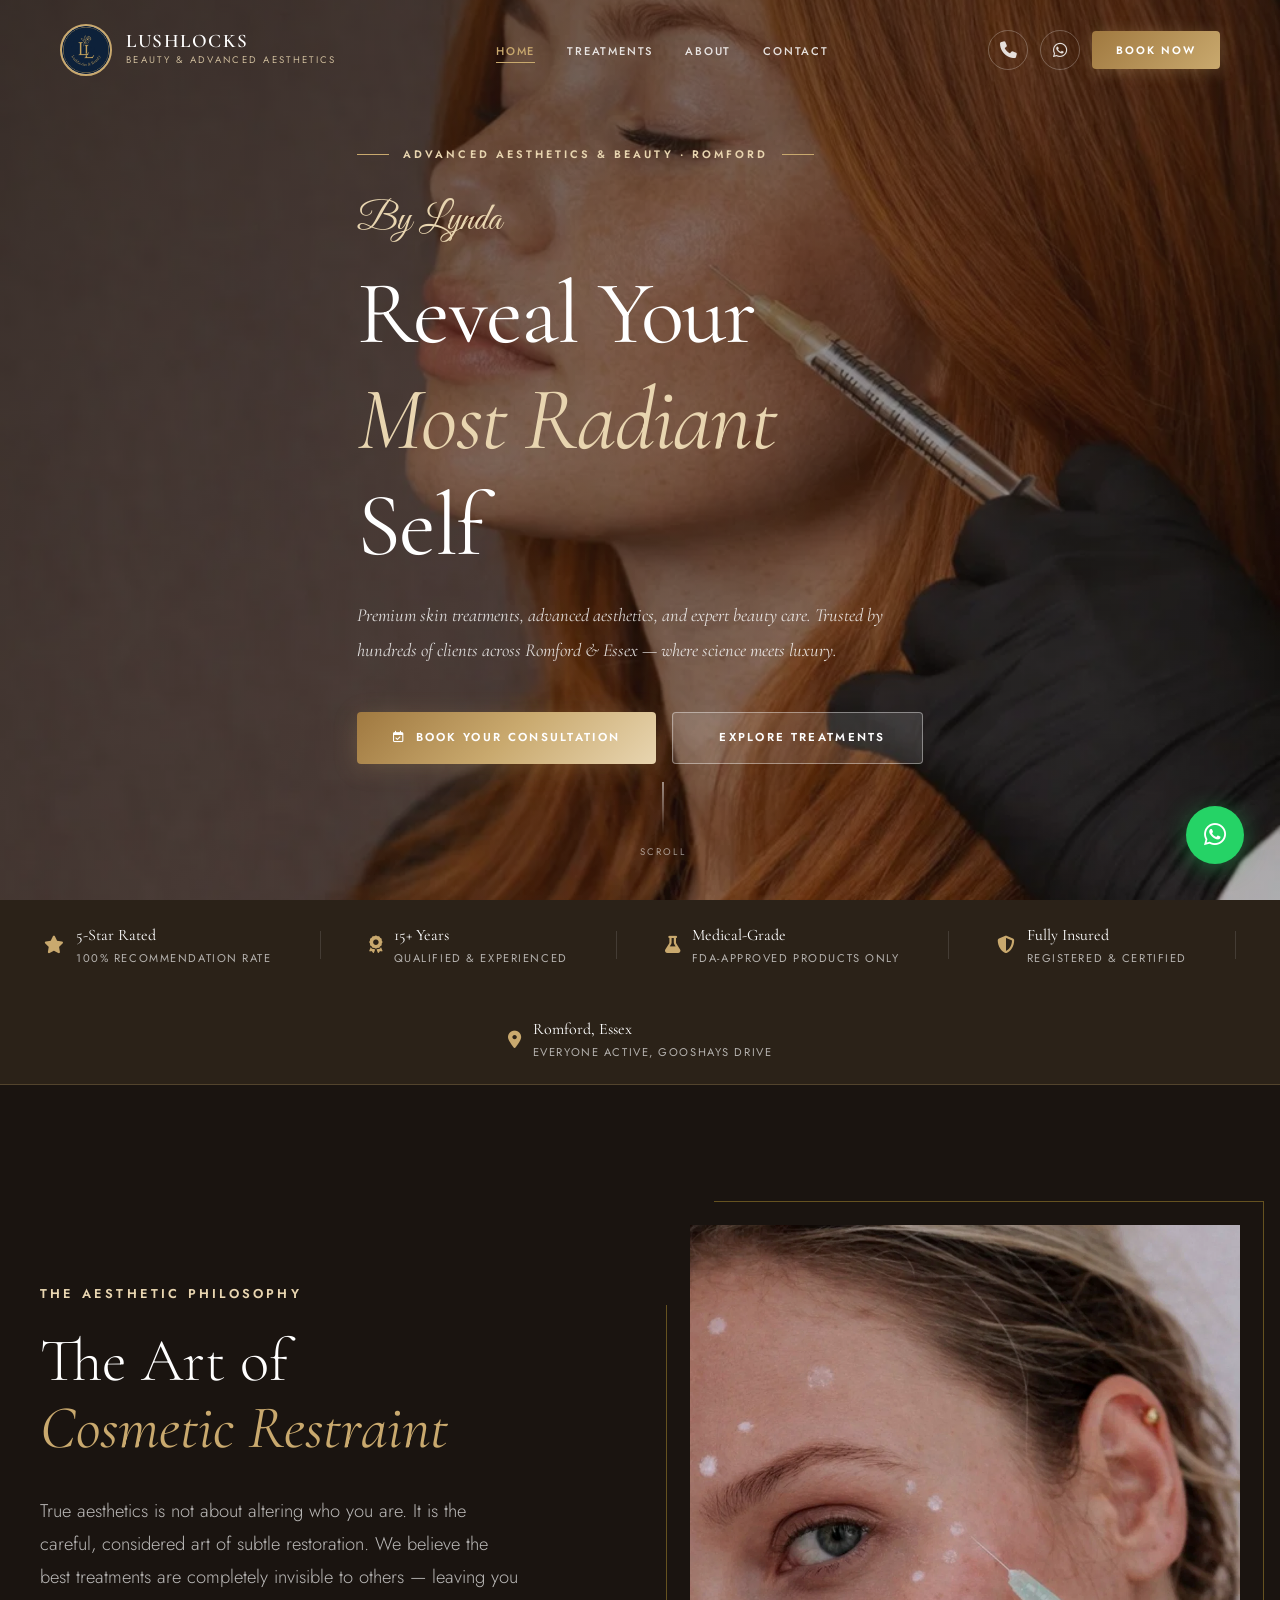
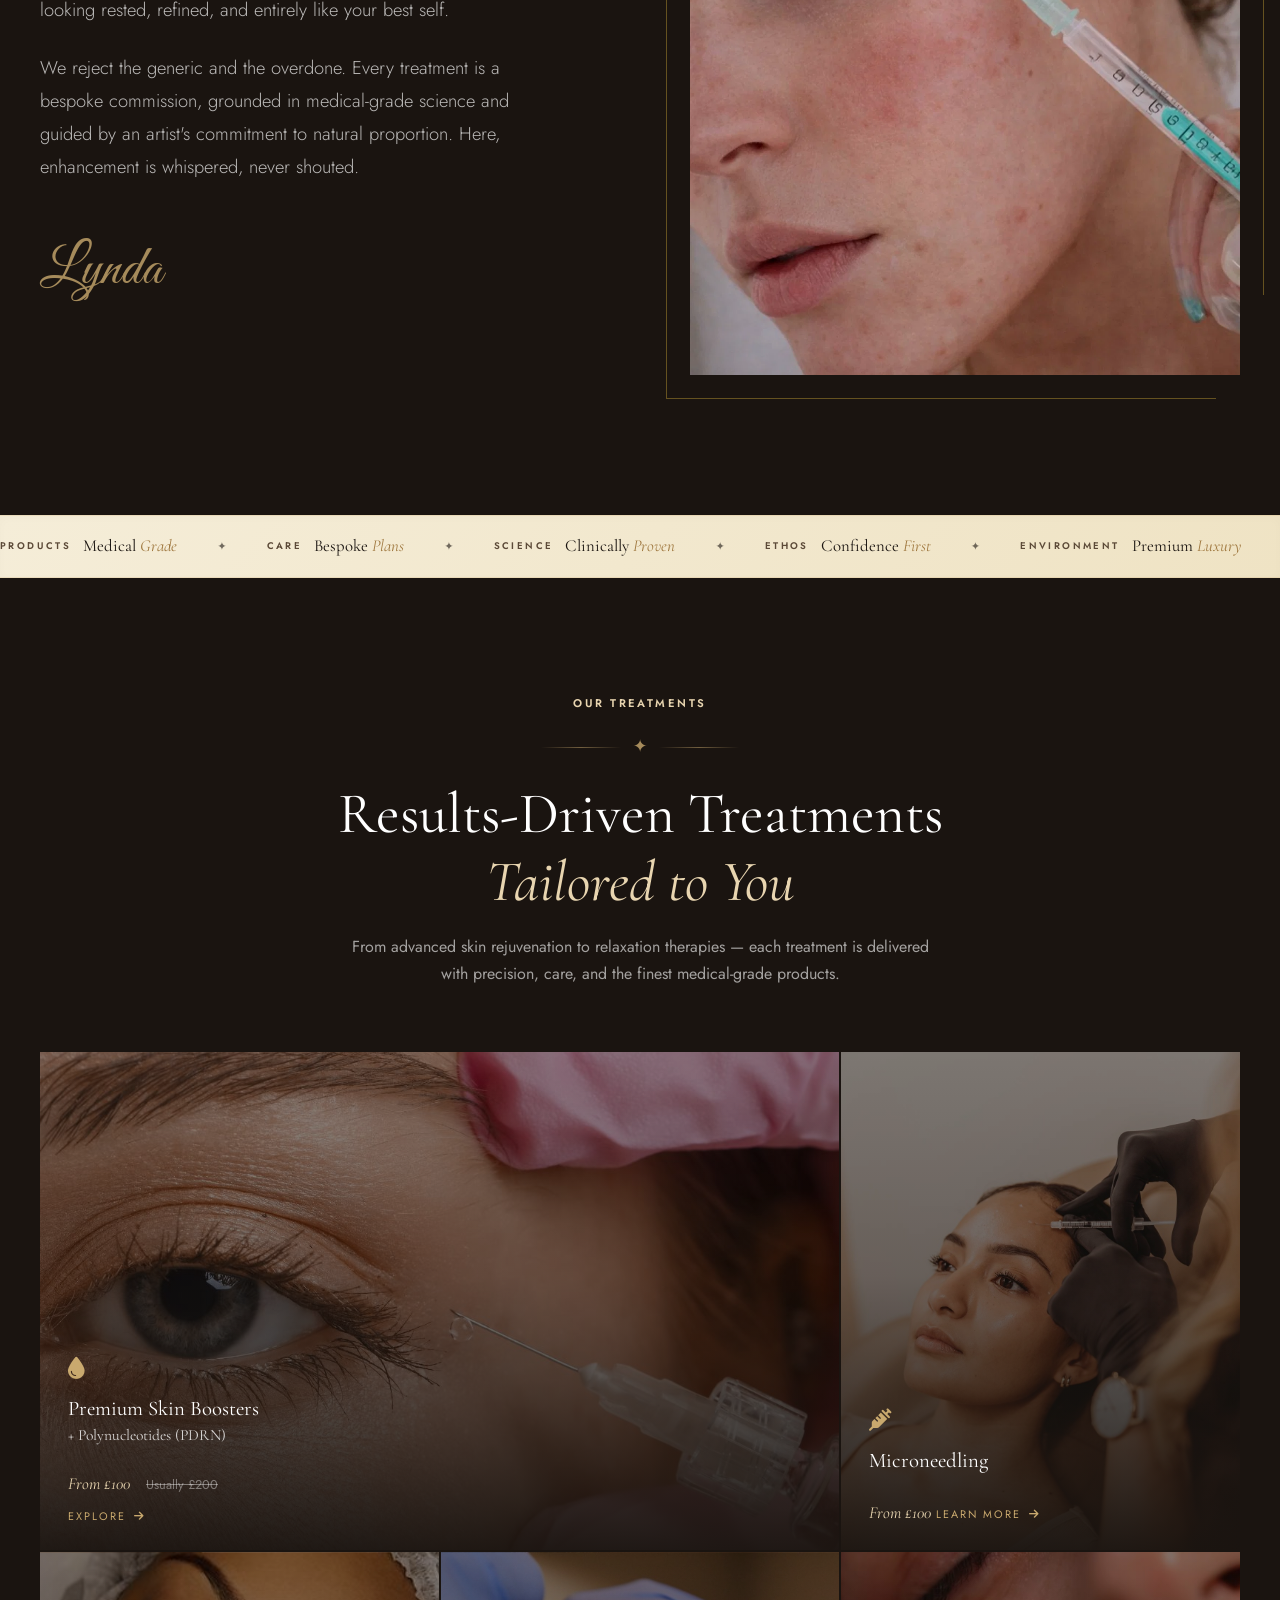
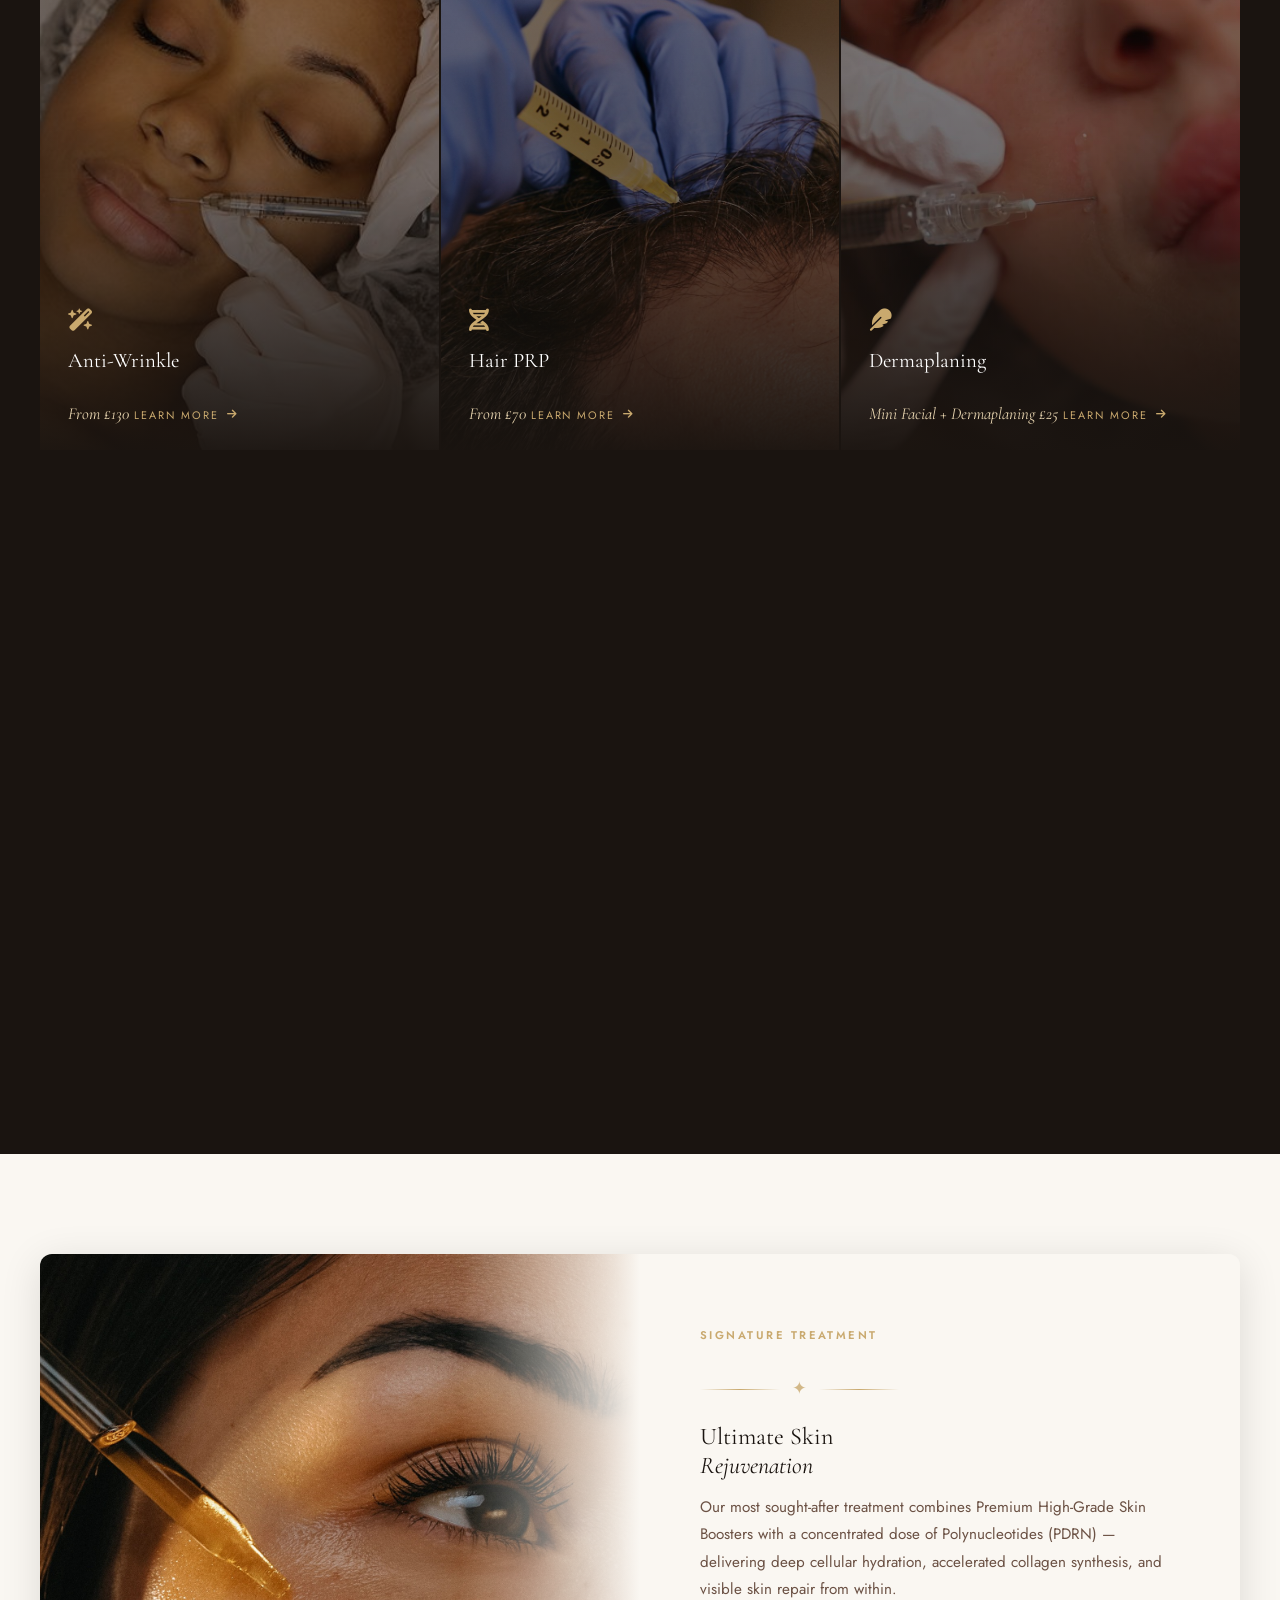
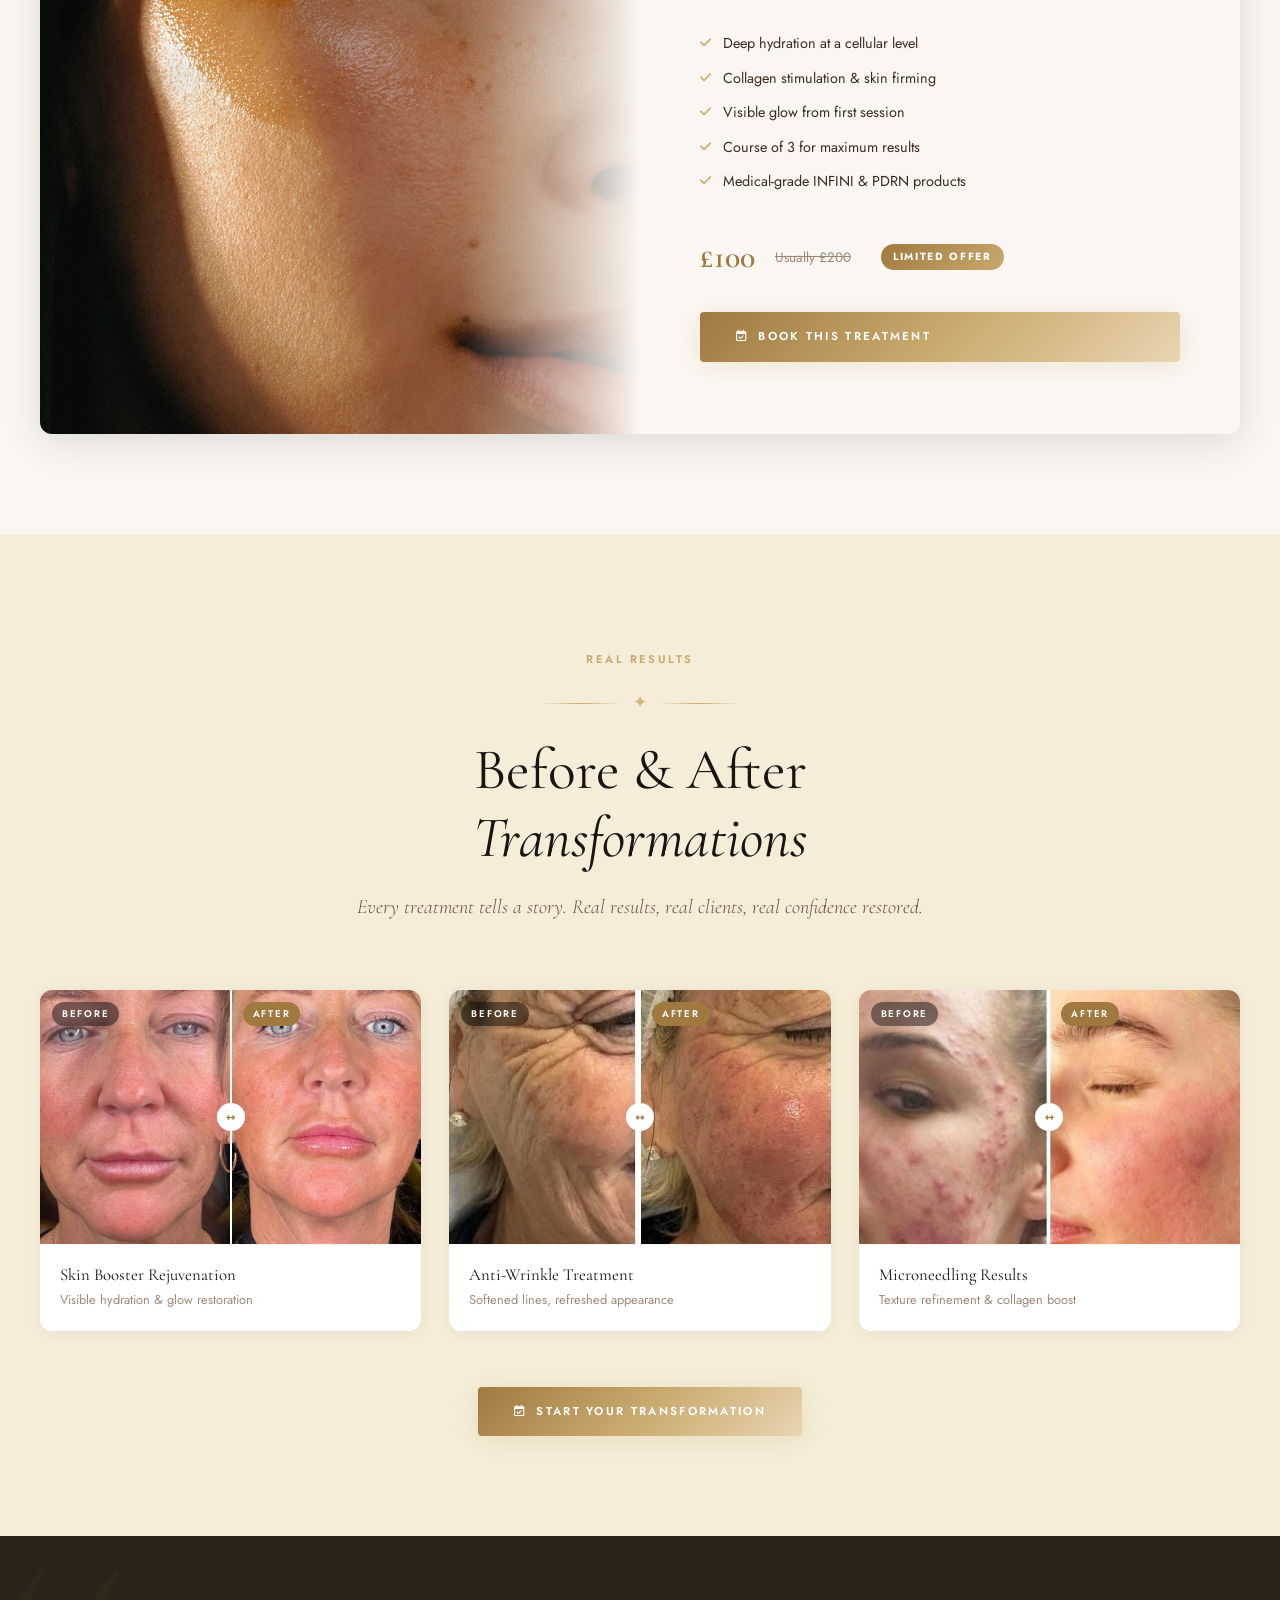
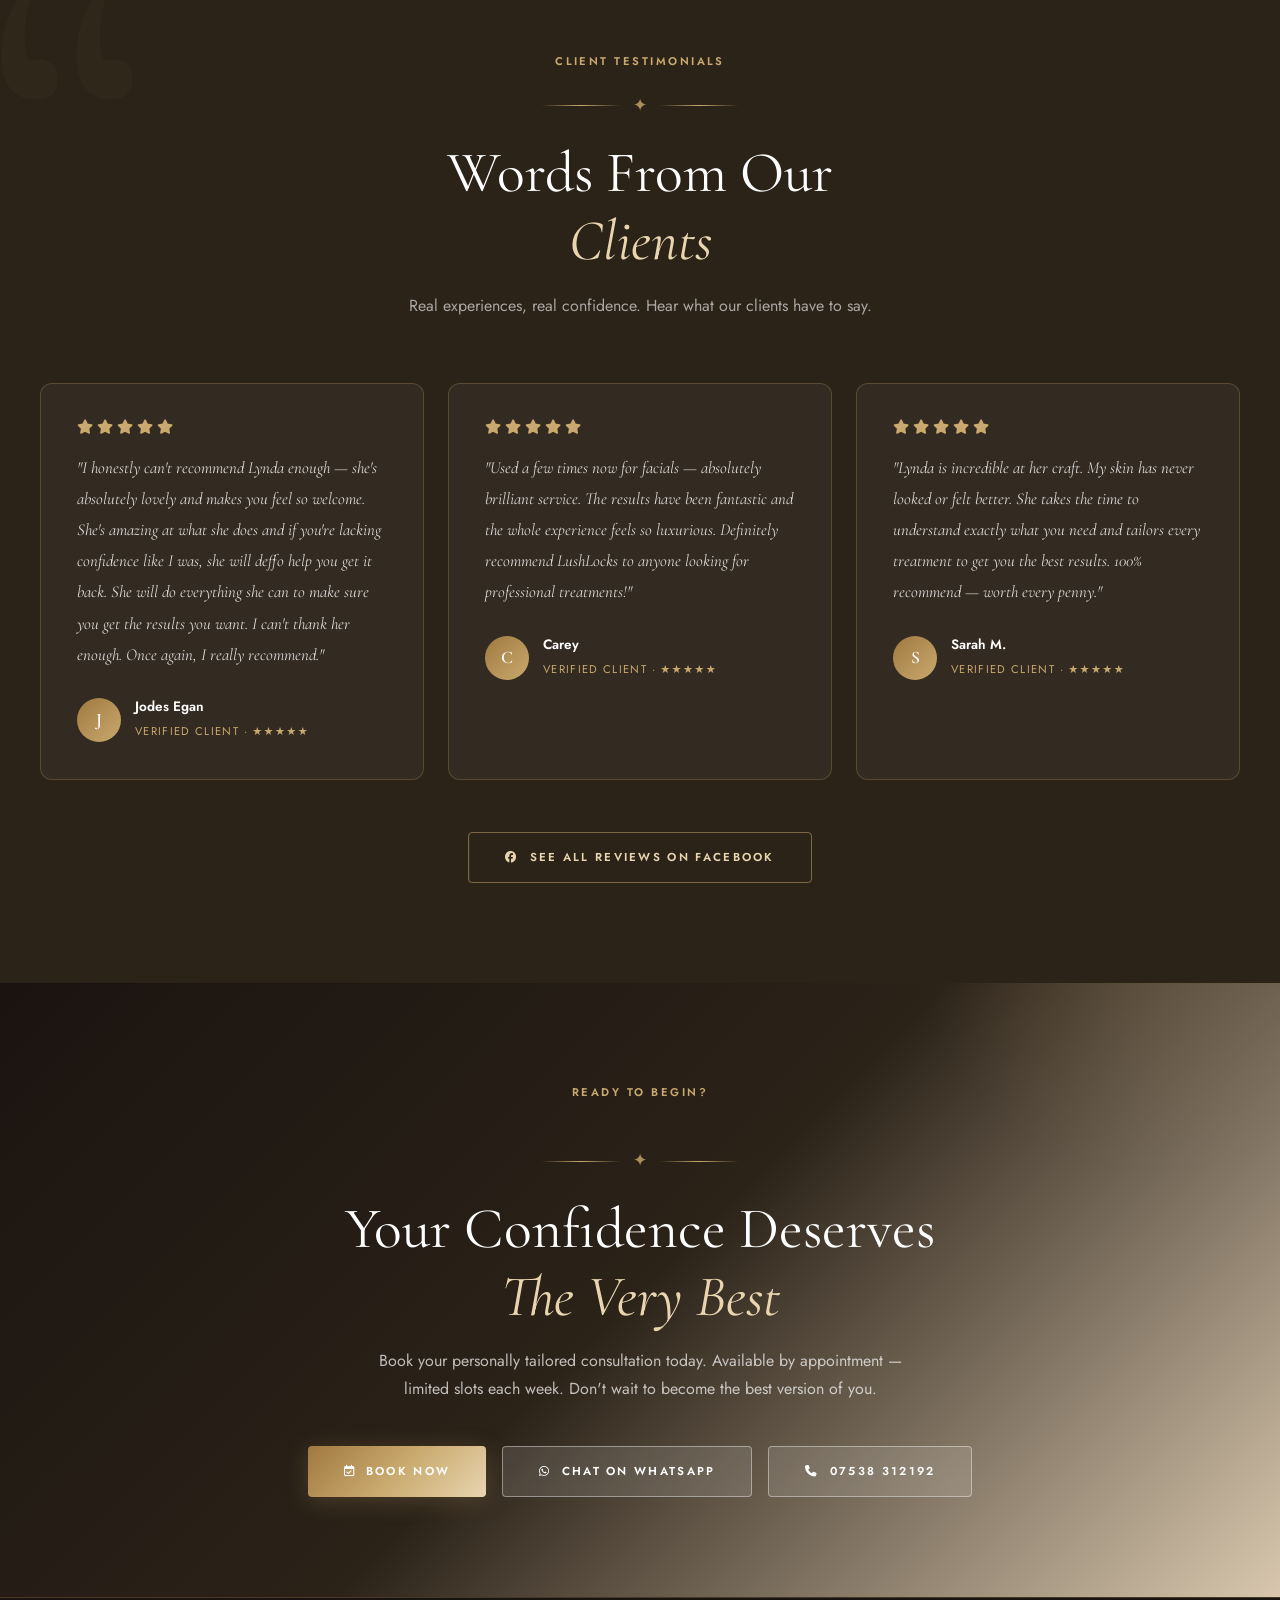
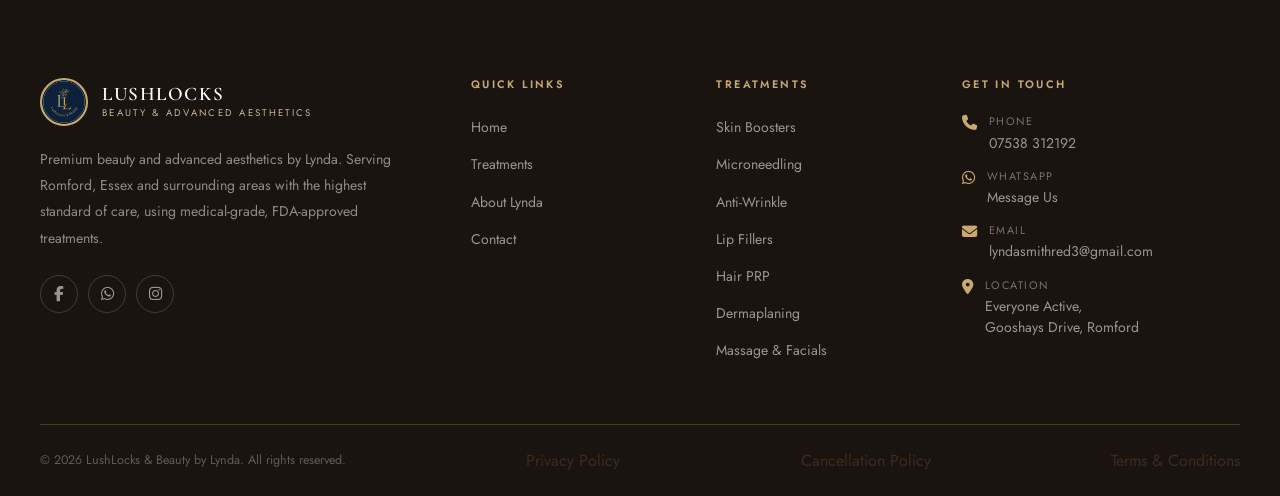
<file: index.html>
<!DOCTYPE html>
<html lang="en-GB">

<head>
  <meta charset="UTF-8" />
  <meta name="viewport" content="width=device-width, initial-scale=1.0" />
  <meta name="description"
    content="LushLocks & Beauty — Advanced Aesthetics &amp; Beauty by Lynda. Premium skin treatments, anti-wrinkle, microneedling, Hair PRP, fillers and more in Romford, Essex." />
  <title>LushLocks & Beauty | Advanced Aesthetics by Lynda — Romford</title>
  <link rel="canonical" href="https://www.lushlocksandbeauty.co.uk/index.html" />
  <meta property="og:title" content="LushLocks & Beauty | Advanced Aesthetics by Lynda — Romford" />
  <meta property="og:description"
    content="Premium skin treatments, anti-wrinkle, microneedling, Hair PRP, fillers and more in Romford, Essex." />
  <meta property="og:url" content="https://www.lushlocksandbeauty.co.uk/index.html" />
  <meta property="og:image" content="https://www.lushlocksandbeauty.co.uk/assets/images/logo.png" />
  <meta property="og:type" content="website" />
  <meta name="twitter:card" content="summary_large_image" />
  <meta name="twitter:title" content="LushLocks & Beauty | Advanced Aesthetics by Lynda — Romford" />
  <meta name="twitter:description"
    content="Premium skin treatments, anti-wrinkle, microneedling, Hair PRP, fillers and more in Romford, Essex." />
  <meta name="twitter:image" content="https://www.lushlocksandbeauty.co.uk/assets/images/logo.png" />
  <meta name="robots" content="index, follow" />
  <link rel="icon" type="image/png" href="assets/images/logo.png" />
  <link rel="stylesheet" href="assets/css/style.css" />
  <link rel="stylesheet" href="https://cdnjs.cloudflare.com/ajax/libs/font-awesome/6.5.0/css/all.min.css" />
  <style>
    /* Home-specific extras */
    .offer-badge {
      display: inline-block;
      background: linear-gradient(135deg, var(--gold-dark), var(--gold));
      color: #fff;
      font-size: 0.65rem;
      font-weight: 700;
      letter-spacing: 0.16em;
      text-transform: uppercase;
      padding: 4px 12px;
      border-radius: 100px;
      margin-left: 10px;
      vertical-align: middle;
    }

    .aesthetic-ticker {
      background: linear-gradient(135deg, var(--champagne), #efe3c4);
      padding: 16px 0;
      overflow: hidden;
      white-space: nowrap;
      display: flex;
      align-items: center;
      border-top: 1px solid var(--border);
      border-bottom: 1px solid var(--border);
      box-shadow: inset 0 2px 10px rgba(0, 0, 0, 0.02);
    }

    .ticker-track {
      display: flex;
    }

    .ticker-content {
      display: flex;
      align-items: center;
      flex-shrink: 0;
      animation: ticker-slide 30s linear infinite;
    }

    .ticker-item {
      display: flex;
      align-items: center;
      gap: 12px;
    }

    .ticker-label {
      font-family: var(--font-sans);
      font-size: 0.6rem;
      font-weight: 600;
      letter-spacing: 0.25em;
      text-transform: uppercase;
      color: var(--mid);
      transform: translateY(-1px);
    }

    .ticker-value {
      font-family: var(--font-serif);
      font-size: 1.05rem;
      color: var(--dark);
    }

    .ticker-value em {
      font-style: italic;
      color: var(--gold-dark);
    }

    .ticker-separator {
      color: var(--dark);
      font-size: 0.7rem;
      margin: 0 40px;
      opacity: 0.6;
    }

    @keyframes ticker-slide {
      from {
        transform: translateX(0);
      }

      to {
        transform: translateX(-100%);
      }
    }

    /* Signature treatment */
    .signature-wrap {
      display: grid;
      grid-template-columns: 1fr 1fr;
      gap: 0;
      border-radius: var(--radius-lg);
      overflow: hidden;
      box-shadow: var(--shadow-md);
    }

    .signature-image {
      min-height: 480px;
      background-image: url('assets/images/homesignaturetreatment.jpeg');
      background-size: cover;
      background-position: center;
      position: relative;
    }

    .signature-image::after {
      content: '';
      position: absolute;
      inset: 0;
      background: linear-gradient(to right, transparent 70%, rgba(250, 247, 242, 1) 100%);
    }

    .signature-content {
      background: var(--cream);
      padding: 72px 60px;
      display: flex;
      flex-direction: column;
      justify-content: center;
    }

    .signature-content .eyebrow {
      margin-bottom: 10px;
    }

    .signature-content h2 {
      margin-bottom: 14px;
    }

    .signature-content p {
      margin-bottom: 28px;
    }

    .signature-list {
      display: flex;
      flex-direction: column;
      gap: 10px;
      margin-bottom: 36px;
    }

    .signature-list li {
      display: flex;
      align-items: center;
      gap: 12px;
      font-size: 0.9rem;
      color: var(--text);
    }

    .signature-list li i {
      color: var(--gold);
      font-size: 0.8rem;
    }

    @media (max-width: 768px) {
      .signature-wrap {
        grid-template-columns: 1fr;
      }

      .signature-image {
        min-height: 260px;
      }

      .signature-content {
        padding: 40px 28px;
      }

      .aesthetic-ticker {
        padding: 14px 0;
      }

      .ticker-label {
        font-size: 0.55rem;
      }

      .ticker-value {
        font-size: 0.95rem;
      }

      .ticker-separator {
        margin: 0 24px;
      }

      .ticker-content {
        animation-duration: 20s;
      }
    }
  </style>

  <script type="application/ld+json">
  {
    "@context": "https://schema.org",
    "@type": "LocalBusiness",
    "name": "LushLocks & Beauty",
    "image": "https://www.lushlocksandbeauty.co.uk/assets/images/logo.png",
    "@id": "https://www.lushlocksandbeauty.co.uk/",
    "url": "https://www.lushlocksandbeauty.co.uk/",
    "telephone": "07538312192",
    "address": {
      "@type": "PostalAddress",
      "streetAddress": "Everyone Active, Gooshays Drive",
      "addressLocality": "Romford",
      "addressRegion": "Essex",
      "postalCode": "RM3 9LB",
      "addressCountry": "GB"
    },
    "geo": {
      "@type": "GeoCoordinates",
      "latitude": 51.6025,
      "longitude": 0.2241
    },
    "openingHoursSpecification": {
      "@type": "OpeningHoursSpecification",
      "dayOfWeek": [
        "Monday",
        "Tuesday",
        "Wednesday",
        "Thursday",
        "Friday",
        "Saturday"
      ],
      "opens": "09:00",
      "closes": "18:00"
    },
    "sameAs": [
      "https://www.facebook.com/p/LushLocks-Beauty-61567913738287/",
      "https://www.instagram.com/lushlocksandbeauty/"
    ]
  }
  </script>
</head>

<body>

  <!-- ═══════════════════════════ NAVBAR ═══════════════════════════ -->
  <nav id="navbar" class="transparent">
    <a href="index.html" class="nav-logo">
      <img src="assets/images/logo.png" alt="LushLocks Logo" />
      <div class="nav-logo-text">
        <span class="nav-logo-name">LushLocks</span>
        <span class="nav-logo-sub">Beauty &amp; Advanced Aesthetics</span>
      </div>
    </a>

    <ul class="nav-links">
      <li><a href="index.html" class="active">Home</a></li>
      <li><a href="treatments.html">Treatments</a></li>
      <li><a href="about.html">About</a></li>
      <li><a href="contact.html">Contact</a></li>
    </ul>

    <div class="nav-actions">
      <a href="tel:07538312192" class="nav-icon-btn" title="Call Us" aria-label="Call LushLocks">
        <i class="fa-solid fa-phone"></i>
      </a>
      <a href="https://wa.me/447538312192" target="_blank" rel="noopener noreferrer" class="nav-icon-btn whatsapp"
        title="WhatsApp" aria-label="WhatsApp LushLocks">
        <i class="fa-brands fa-whatsapp"></i>
      </a>
      <a href="book.html" class="nav-book-btn">Book Now</a>
    </div>

    <div class="hamburger" aria-label="Open menu" role="button" tabindex="0">
      <span></span><span></span><span></span>
    </div>
  </nav>
  <main id="main-content">
    <!-- Mobile Nav -->
    <div class="mobile-nav" role="navigation" aria-label="Mobile navigation">
      <button class="mobile-nav-close" aria-label="Close menu"><i class="fa-solid fa-xmark"></i></button>
      <div class="mobile-nav-brand">
        <img src="assets/images/logo.png" alt="LushLocks & Beauty Logo" />
        <div class="mobile-nav-brand-text">
          <span class="name">LushLocks</span>
          <span class="sub">Beauty &amp; Aesthetics</span>
        </div>
      </div>
      <a href="index.html">Home</a>
      <a href="treatments.html">Treatments</a>
      <a href="about.html">About</a>
      <a href="contact.html">Contact</a>
      <a href="book.html">Book Now</a>
      <div class="mobile-nav-actions">
        <a href="tel:07538312192" class="btn btn-outline"><i class="fa-solid fa-phone"></i> Call</a>
        <a href="https://wa.me/447538312192" target="_blank" rel="noopener noreferrer" class="btn btn-primary"><i
            class="fa-brands fa-whatsapp"></i> WhatsApp</a>
      </div>
    </div>

    <!-- ═══════════════════════════ HERO ═══════════════════════════ -->
    <section class="hero" id="home">
      <div class="hero-bg"></div>
      <div class="hero-overlay"></div>

      <div class="container">
        <div class="hero-content">
          <div class="hero-eyebrow">Advanced Aesthetics &amp; Beauty · Romford</div>
          <span class="script">By Lynda</span>
          <h1 class="display">Reveal Your<br /><em>Most Radiant</em><br />Self</h1>
          <p class="hero-desc">
            Premium skin treatments, advanced aesthetics, and expert beauty care.
            Trusted by hundreds of clients across Romford &amp; Essex — where science meets luxury.
          </p>
          <div class="hero-actions">
            <a href="book.html" class="btn btn-primary">
              <i class="fa-regular fa-calendar-check"></i>
              Book Your Consultation
            </a>
            <a href="treatments.html" class="btn btn-ghost">
              <i class="fa-solid fa-sparkles"></i>
              Explore Treatments
            </a>
          </div>
        </div>
      </div>

      <div class="hero-scroll">
        <div class="scroll-bar"></div>
        <span>Scroll</span>
      </div>
    </section>

    <!-- ═══════════════════ TRUST BAR ═══════════════════════════ -->
    <div class="trust-bar">
      <div class="container">
        <div class="trust-bar-inner">
          <div class="trust-item">
            <i class="fa-solid fa-star"></i>
            <div>
              <div class="trust-value">5-Star Rated</div>
              <div class="trust-label">100% Recommendation Rate</div>
            </div>
          </div>
          <div class="trust-divider"></div>
          <div class="trust-item">
            <i class="fa-solid fa-award"></i>
            <div>
              <div class="trust-value">15+ Years</div>
              <div class="trust-label">Qualified &amp; Experienced</div>
            </div>
          </div>
          <div class="trust-divider"></div>
          <div class="trust-item">
            <i class="fa-solid fa-flask"></i>
            <div>
              <div class="trust-value">Medical-Grade</div>
              <div class="trust-label">FDA-Approved Products Only</div>
            </div>
          </div>
          <div class="trust-divider"></div>
          <div class="trust-item">
            <i class="fa-solid fa-shield-halved"></i>
            <div>
              <div class="trust-value">Fully Insured</div>
              <div class="trust-label">Registered &amp; Certified</div>
            </div>
          </div>
          <div class="trust-divider"></div>
          <div class="trust-item">
            <i class="fa-solid fa-location-dot"></i>
            <div>
              <div class="trust-value">Romford, Essex</div>
              <div class="trust-label">Everyone Active, Gooshays Drive</div>
            </div>
          </div>
        </div>
      </div>
    </div>

    <!-- ═══════════════════════ PHILOSOPHY SECTION ═══════════════════════ -->
    <section class="philosophy-section" id="philosophy">
      <div class="container">
        <div class="philosophy-grid">
          <div class="philosophy-content reveal">
            <p class="eyebrow">The Aesthetic Philosophy</p>
            <h2>The Art of<br /><em>Cosmetic Restraint</em></h2>
            <p class="philosophy-text">
              True aesthetics is not about altering who you are. It is the careful, considered art of subtle
              restoration.
              We believe the best treatments are completely invisible to others — leaving you looking rested, refined,
              and
              entirely like your best self.
            </p>
            <p class="philosophy-text">
              We reject the generic and the overdone. Every treatment is a bespoke commission, grounded in medical-grade
              science and guided by an artist's commitment to natural proportion. Here, enhancement is whispered, never
              shouted.
            </p>
            <div class="philosophy-signature">Lynda</div>
          </div>

          <div class="philosophy-image-wrap reveal reveal-delay-2">
            <img src="assets/images/AIphilosphoy2.png" alt="Aesthetic Philosophy" class="philosophy-image" />
          </div>
        </div>
      </div>
    </section>

    <!-- ═════════════════ AESTHETIC PILLARS ═══════════════════════ -->
    <div class="aesthetic-ticker reveal">
      <div class="ticker-track">
        <!-- First Copy -->
        <div class="ticker-content">
          <span class="ticker-item"><span class="ticker-label">Products</span> <span class="ticker-value">Medical
              <em>Grade</em></span></span>
          <span class="ticker-separator">✦</span>
          <span class="ticker-item"><span class="ticker-label">Care</span> <span class="ticker-value">Bespoke
              <em>Plans</em></span></span>
          <span class="ticker-separator">✦</span>
          <span class="ticker-item"><span class="ticker-label">Science</span> <span class="ticker-value">Clinically
              <em>Proven</em></span></span>
          <span class="ticker-separator">✦</span>
          <span class="ticker-item"><span class="ticker-label">Ethos</span> <span class="ticker-value">Confidence
              <em>First</em></span></span>
          <span class="ticker-separator">✦</span>
          <span class="ticker-item"><span class="ticker-label">Environment</span> <span class="ticker-value">Premium
              <em>Luxury</em></span></span>
          <span class="ticker-separator">✦</span>
        </div>
        <!-- Second Copy for Seamless Loop -->
        <div class="ticker-content" aria-hidden="true">
          <span class="ticker-item"><span class="ticker-label">Products</span> <span class="ticker-value">Medical
              <em>Grade</em></span></span>
          <span class="ticker-separator">✦</span>
          <span class="ticker-item"><span class="ticker-label">Care</span> <span class="ticker-value">Bespoke
              <em>Plans</em></span></span>
          <span class="ticker-separator">✦</span>
          <span class="ticker-item"><span class="ticker-label">Science</span> <span class="ticker-value">Clinically
              <em>Proven</em></span></span>
          <span class="ticker-separator">✦</span>
          <span class="ticker-item"><span class="ticker-label">Ethos</span> <span class="ticker-value">Confidence
              <em>First</em></span></span>
          <span class="ticker-separator">✦</span>
          <span class="ticker-item"><span class="ticker-label">Environment</span> <span class="ticker-value">Premium
              <em>Luxury</em></span></span>
          <span class="ticker-separator">✦</span>
        </div>
      </div>
    </div>

    <!-- ═════════════════════ TREATMENTS GRID ═══════════════════════ -->
    <section class="treatments-section section" id="treatments">
      <div class="container">
        <div class="section-header center text-center reveal">
          <p class="eyebrow">Our Treatments</p>
          <div class="gold-divider center"><span>✦</span></div>
          <h2 class="headline" style="color:#fff;">Results-Driven Treatments<br /><em
              style="color:var(--gold-light)">Tailored to You</em></h2>
          <p>From advanced skin rejuvenation to relaxation therapies — each treatment is delivered with precision, care,
            and the finest medical-grade products.</p>
        </div>

        <div class="treatments-grid">

          <!-- Featured: Skin Boosters -->
          <div class="treatment-card featured reveal" style="min-height:380px;">
            <div class="treatment-card-bg" style="background-image:url('assets/images/dermafiller.jpg');"></div>
            <div class="treatment-card-overlay"></div>
            <div class="treatment-card-content">
              <div class="treatment-card-icon"><i class="fa-solid fa-droplet"></i></div>
              <h3>Premium Skin Boosters<br /><small style="font-size:0.75em;opacity:0.8;">+ Polynucleotides
                  (PDRN)</small>
              </h3>
              <p>Deep hydration, collagen stimulation, and skin repair through our most comprehensive rejuvenation
                treatment. Using the highest-grade PDRN &amp; INFINI boosters.</p>
              <div style="display:flex;align-items:center;gap:16px;flex-wrap:wrap;">
                <span class="treatment-price">From £100</span>
                <span style="color:rgba(255,255,255,0.4);font-size:0.8rem;text-decoration:line-through;">Usually
                  £200</span>
              </div>
              <a href="treatments.html" class="treatment-link">Explore <i class="fa-solid fa-arrow-right"></i></a>
            </div>
          </div>

          <!-- Microneedling -->
          <div class="treatment-card reveal reveal-delay-1">
            <div class="treatment-card-bg"
              style="background-image:url('assets/images/blackinjecting.jpg');background-size:cover;background-position:center;">
            </div>
            <div class="treatment-card-overlay"></div>
            <div class="treatment-card-content">
              <div class="treatment-card-icon"><i class="fa-solid fa-syringe"></i></div>
              <h3>Microneedling</h3>
              <p>Stimulate natural collagen production for firmer, smoother, glowing skin with visible results from the
                first session.</p>
              <span class="treatment-price">From £100</span>
              <a href="treatments/microneedling.html" class="treatment-link">Learn More <i
                  class="fa-solid fa-arrow-right"></i></a>
            </div>
          </div>

          <!-- Anti-Wrinkle -->
          <div class="treatment-card reveal reveal-delay-2">
            <div class="treatment-card-bg"
              style="background-image:url('assets/images/lipinject.jpg');background-size:cover;background-position:center;">
            </div>
            <div class="treatment-card-overlay"></div>
            <div class="treatment-card-content">
              <div class="treatment-card-icon"><i class="fa-solid fa-wand-magic-sparkles"></i></div>
              <h3>Anti-Wrinkle</h3>
              <p>Soften fine lines and restore a youthful appearance. 3 areas available, or combine with fillers for
                full
                facial harmony.</p>
              <span class="treatment-price">From £130</span>
              <a href="treatments/anti-wrinkle.html" class="treatment-link">Learn More <i
                  class="fa-solid fa-arrow-right"></i></a>
            </div>
          </div>

          <!-- Hair PRP -->
          <div class="treatment-card reveal">
            <div class="treatment-card-bg"
              style="background-image:url('assets/images/malehair.jpg');background-size:cover;background-position:center;">
            </div>
            <div class="treatment-card-overlay"></div>
            <div class="treatment-card-content">
              <div class="treatment-card-icon"><i class="fa-solid fa-dna"></i></div>
              <h3>Hair PRP</h3>
              <p>Platelet-Rich Plasma therapy to stimulate hair follicles, reduce thinning, and promote natural
                regrowth.
              </p>
              <span class="treatment-price">From £70</span>
              <a href="treatments/hair-prp.html" class="treatment-link">Learn More <i
                  class="fa-solid fa-arrow-right"></i></a>
            </div>
          </div>

          <!-- Dermaplaning -->
          <div class="treatment-card reveal reveal-delay-1">
            <div class="treatment-card-bg"
              style="background-image:url('assets/images/dermaplaning.jpg');background-size:cover;background-position:center;">
            </div>
            <div class="treatment-card-overlay"></div>
            <div class="treatment-card-content">
              <div class="treatment-card-icon"><i class="fa-solid fa-feather"></i></div>
              <h3>Dermaplaning</h3>
              <p>Remove dead skin cells and peach fuzz for a velvety-smooth complexion. Pairs beautifully with facials
                for
                enhanced product absorption.</p>
              <span class="treatment-price">Mini Facial + Dermaplaning £25</span>
              <a href="treatments/dermaplaning.html" class="treatment-link">Learn More <i
                  class="fa-solid fa-arrow-right"></i></a>
            </div>
          </div>

          <!-- Massage -->
          <div class="treatment-card reveal reveal-delay-2">
            <div class="treatment-card-bg"
              style="background-image:url('assets/images/facial.jpg');background-size:cover;background-position:center;">
            </div>
            <div class="treatment-card-overlay"></div>
            <div class="treatment-card-content">
              <div class="treatment-card-icon"><i class="fa-solid fa-hands"></i></div>
              <h3>Massage &amp; Facial</h3>
              <p>Indulge in a deeply relaxing full facial or hot stone massage, designed to melt away tension and reveal
                your glow.</p>
              <span class="treatment-price">From £35</span>
              <a href="treatments/facials-massage.html" class="treatment-link">Learn More <i
                  class="fa-solid fa-arrow-right"></i></a>
            </div>
          </div>

        </div>

        <div style="text-align:center;margin-top:52px;" class="reveal">
          <a href="treatments.html" class="btn btn-outline"
            style="border-color:rgba(201,169,110,0.5);color:var(--gold-light);">
            <i class="fa-solid fa-list"></i>
            View All Treatments &amp; Prices
          </a>
        </div>
      </div>
    </section>

    <!-- ════════════════ SIGNATURE TREATMENT ════════════════════ -->
    <section class="section" style="background:var(--cream);">
      <div class="container">
        <div class="signature-wrap reveal">
          <div class="signature-image"></div>
          <div class="signature-content">
            <p class="eyebrow">Signature Treatment</p>
            <div class="gold-divider"><span>✦</span></div>
            <h2>Ultimate Skin<br /><em>Rejuvenation</em></h2>
            <p class="body-text">
              Our most sought-after treatment combines Premium High-Grade Skin Boosters with a concentrated dose of
              Polynucleotides (PDRN) — delivering deep cellular hydration, accelerated collagen synthesis, and visible
              skin repair from within.
            </p>
            <ul class="signature-list">
              <li><i class="fa-solid fa-check"></i> Deep hydration at a cellular level</li>
              <li><i class="fa-solid fa-check"></i> Collagen stimulation &amp; skin firming</li>
              <li><i class="fa-solid fa-check"></i> Visible glow from first session</li>
              <li><i class="fa-solid fa-check"></i> Course of 3 for maximum results</li>
              <li><i class="fa-solid fa-check"></i> Medical-grade INFINI &amp; PDRN products</li>
            </ul>
            <div style="display:flex;align-items:center;gap:20px;flex-wrap:wrap;margin-bottom:28px;">
              <span
                style="font-family:var(--font-serif);font-size:2rem;color:var(--gold-dark);font-weight:600;">£100</span>
              <span style="font-size:0.85rem;color:var(--muted);text-decoration:line-through;">Usually £200</span>
              <span class="offer-badge">Limited Offer</span>
            </div>
            <a href="book.html" class="btn btn-primary">
              <i class="fa-regular fa-calendar-check"></i>
              Book This Treatment
            </a>
          </div>
        </div>
      </div>
    </section>

    <!-- ══════════════════ BEFORE & AFTER ═══════════════════════ -->
    <section class="before-after-section section" id="results">
      <div class="container">
        <div class="section-header center text-center reveal">
          <p class="eyebrow">Real Results</p>
          <div class="gold-divider center"><span>✦</span></div>
          <h2 class="headline">Before &amp; After<br /><em>Transformations</em></h2>
          <p class="lead">Every treatment tells a story. Real results, real clients, real confidence restored.</p>
        </div>

        <div class="ba-grid">

          <!-- Card 1: Skin Booster -->
          <div class="ba-card reveal">
            <div class="ba-images">
              <div class="ba-img-wrap">
                <img src="assets/images/skinbooster-face-before.jpg"
                  alt="Before skin booster treatment — dull, tired skin" loading="lazy" />
                <span class="ba-label">Before</span>
              </div>
              <div class="ba-img-wrap">
                <img src="assets/images/skinbooster-face-after.jpg"
                  alt="After skin booster treatment — hydrated, glowing skin" loading="lazy" />
                <span class="ba-label after">After</span>
              </div>
              <div class="ba-divider">
                <div class="ba-divider-dot">↔</div>
              </div>
            </div>
            <div class="ba-card-footer">
              <h4>Skin Booster Rejuvenation</h4>
              <p>Visible hydration &amp; glow restoration</p>
            </div>
          </div>

          <!-- Card 2: Anti-Wrinkle -->
          <div class="ba-card reveal reveal-delay-1">
            <div class="ba-images">
              <div class="ba-img-wrap">
                <img src="assets/images/anti-wrinkle-face-before.jpg"
                  alt="Before anti-wrinkle treatment — deep forehead lines" loading="lazy" />
                <span class="ba-label">Before</span>
              </div>
              <div class="ba-img-wrap">
                <img src="assets/images/anti-wrinkle-face-after.jpg"
                  alt="After anti-wrinkle treatment — smooth forehead" loading="lazy" />
                <span class="ba-label after">After</span>
              </div>
              <div class="ba-divider">
                <div class="ba-divider-dot">↔</div>
              </div>
            </div>
            <div class="ba-card-footer">
              <h4>Anti-Wrinkle Treatment</h4>
              <p>Softened lines, refreshed appearance</p>
            </div>
          </div>

          <!-- Card 3: Microneedling -->
          <div class="ba-card reveal reveal-delay-2">
            <div class="ba-images">
              <div class="ba-img-wrap">
                <img src="assets/images/microneedling-acne-before.jpg"
                  alt="Before microneedling — acne scarring and uneven texture" loading="lazy" />
                <span class="ba-label">Before</span>
              </div>
              <div class="ba-img-wrap">
                <img src="assets/images/microneedling-acne-after.jpg" alt="After microneedling — smooth, clear skin"
                  loading="lazy" />
                <span class="ba-label after">After</span>
              </div>
              <div class="ba-divider">
                <div class="ba-divider-dot">↔</div>
              </div>
            </div>
            <div class="ba-card-footer">
              <h4>Microneedling Results</h4>
              <p>Texture refinement &amp; collagen boost</p>
            </div>
          </div>

        </div>

        <div class="ba-cta reveal">
          <a href="book.html" class="btn btn-primary">
            <i class="fa-regular fa-calendar-check"></i>
            Start Your Transformation
          </a>
        </div>
      </div>
    </section>

    <!-- ══════════════════ REVIEWS ═══════════════════════════════ -->
    <section class="reviews-section section" id="reviews">
      <div class="container">
        <div class="section-header center text-center reveal">
          <p class="eyebrow" style="color:var(--gold);">Client Testimonials</p>
          <div class="gold-divider center"><span>✦</span></div>
          <h2 class="headline" style="color:#fff;">Words From Our<br /><em style="color:var(--gold-light);">Clients</em>
          </h2>
          <p style="color:rgba(255,255,255,0.6);">Real experiences, real confidence. Hear what our clients have to say.
          </p>
        </div>

        <div class="reviews-grid">

          <div class="review-card reveal">
            <div class="review-stars">
              <i class="fa-solid fa-star"></i><i class="fa-solid fa-star"></i><i class="fa-solid fa-star"></i><i
                class="fa-solid fa-star"></i><i class="fa-solid fa-star"></i>
            </div>
            <p class="review-text">
              "I honestly can't recommend Lynda enough — she's absolutely lovely and makes you feel so welcome. She's
              amazing at what she does and if you're lacking confidence like I was, she will deffo help you get it back.
              She will do everything she can to make sure you get the results you want. I can't thank her enough. Once
              again, I really recommend."
            </p>
            <div class="review-author">
              <div class="review-avatar">J</div>
              <div class="review-author-info">
                <h5>Jodes Egan</h5>
                <span>Verified Client · ★★★★★</span>
              </div>
            </div>
          </div>

          <div class="review-card reveal reveal-delay-1">
            <div class="review-stars">
              <i class="fa-solid fa-star"></i><i class="fa-solid fa-star"></i><i class="fa-solid fa-star"></i><i
                class="fa-solid fa-star"></i><i class="fa-solid fa-star"></i>
            </div>
            <p class="review-text">
              "Used a few times now for facials — absolutely brilliant service. The results have been fantastic and the
              whole experience feels so luxurious. Definitely recommend LushLocks to anyone looking for professional
              treatments!"
            </p>
            <div class="review-author">
              <div class="review-avatar">C</div>
              <div class="review-author-info">
                <h5>Carey</h5>
                <span>Verified Client · ★★★★★</span>
              </div>
            </div>
          </div>

          <div class="review-card reveal reveal-delay-2">
            <div class="review-stars">
              <i class="fa-solid fa-star"></i><i class="fa-solid fa-star"></i><i class="fa-solid fa-star"></i><i
                class="fa-solid fa-star"></i><i class="fa-solid fa-star"></i>
            </div>
            <p class="review-text">
              "Lynda is incredible at her craft. My skin has never looked or felt better. She takes the time to
              understand
              exactly what you need and tailors every treatment to get you the best results. 100% recommend — worth
              every
              penny."
            </p>
            <div class="review-author">
              <div class="review-avatar">S</div>
              <div class="review-author-info">
                <h5>Sarah M.</h5>
                <span>Verified Client · ★★★★★</span>
              </div>
            </div>
          </div>

        </div>

        <div style="text-align:center;margin-top:52px;" class="reveal">
          <a href="https://www.facebook.com/p/LushLocks-Beauty-61567913738287/" target="_blank"
            rel="noopener noreferrer" class="btn btn-outline"
            style="border-color:rgba(201,169,110,0.5);color:var(--gold-light);">
            <i class="fa-brands fa-facebook"></i>
            See All Reviews on Facebook
          </a>
        </div>
      </div>
    </section>

    <!-- ═══════════════════ CTA BANNER ═══════════════════════════ -->
    <section class="cta-banner">
      <div class="container">
        <div class="text-center reveal">
          <p class="eyebrow" style="color:var(--gold);">Ready to Begin?</p>
          <div class="gold-divider center"><span>✦</span></div>
          <h2 class="headline">Your Confidence Deserves<br /><em style="color:var(--gold-light);">The Very Best</em>
          </h2>
          <p>Book your personally tailored consultation today. Available by appointment — limited slots each week. Don't
            wait to become the best version of you.</p>
          <div class="cta-banner-actions">
            <a href="book.html" class="btn btn-primary">
              <i class="fa-regular fa-calendar-check"></i>
              Book Now
            </a>
            <a href="https://wa.me/447538312192" target="_blank" rel="noopener noreferrer" class="btn btn-ghost">
              <i class="fa-brands fa-whatsapp"></i>
              Chat on WhatsApp
            </a>
            <a href="tel:07538312192" class="btn btn-ghost">
              <i class="fa-solid fa-phone"></i>
              07538 312192
            </a>
          </div>
        </div>
      </div>
    </section>

    <!-- ═══════════════════════ FOOTER ═══════════════════════════ -->
    <footer>
      <div class="container">
        <div class="footer-grid">
          <!-- Brand -->
          <div class="footer-brand">
            <a href="index.html" class="nav-logo">
              <img src="assets/images/logo.png" alt="LushLocks Logo"
                style="width:48px;height:48px;border-radius:50%;border:2px solid var(--gold);object-fit:cover;" />
              <div class="nav-logo-text">
                <span class="nav-logo-name">LushLocks</span>
                <span class="nav-logo-sub">Beauty &amp; Advanced Aesthetics</span>
              </div>
            </a>
            <p>Premium beauty and advanced aesthetics by Lynda. Serving Romford, Essex and surrounding areas with the
              highest standard of care, using medical-grade, FDA-approved treatments.</p>
            <div class="footer-socials">
              <a href="https://www.facebook.com/p/LushLocks-Beauty-61567913738287/" target="_blank"
                rel="noopener noreferrer" class="footer-social-btn" aria-label="Facebook">
                <i class="fa-brands fa-facebook-f"></i>
              </a>
              <a href="https://wa.me/447538312192" target="_blank" rel="noopener noreferrer" class="footer-social-btn"
                aria-label="WhatsApp">
                <i class="fa-brands fa-whatsapp"></i>
              </a>
              <a href="https://www.instagram.com/" target="_blank" rel="noopener noreferrer" class="footer-social-btn"
                aria-label="Instagram">
                <i class="fa-brands fa-instagram"></i>
              </a>
            </div>
          </div>

          <!-- Quick Links -->
          <div class="footer-col">
            <h4>Quick Links</h4>
            <ul class="footer-links">
              <li><a href="index.html">Home</a></li>
              <li><a href="treatments.html">Treatments</a></li>
              <li><a href="about.html">About Lynda</a></li>
              <li><a href="contact.html">Contact</a></li>

            </ul>
          </div>

          <!-- Treatments -->
          <div class="footer-col">
            <h4>Treatments</h4>
            <ul class="footer-links">
              <li><a href="treatments/skin-boosters.html">Skin Boosters</a></li>
              <li><a href="treatments/microneedling.html">Microneedling</a></li>
              <li><a href="treatments/anti-wrinkle.html">Anti-Wrinkle</a></li>
              <li><a href="treatments/lip-fillers.html">Lip Fillers</a></li>
              <li><a href="treatments/hair-prp.html">Hair PRP</a></li>
              <li><a href="treatments/dermaplaning.html">Dermaplaning</a></li>
              <li><a href="treatments/facials-massage.html">Massage &amp; Facials</a></li>
            </ul>
          </div>

          <!-- Contact -->
          <div class="footer-col">
            <h4>Get in Touch</h4>
            <ul class="footer-contact-list">
              <li class="footer-contact-item">
                <i class="fa-solid fa-phone"></i>
                <div>
                  <div
                    style="color:rgba(255,255,255,0.4);font-size:0.68rem;letter-spacing:0.14em;text-transform:uppercase;margin-bottom:3px;">
                    Phone</div>
                  <a href="tel:07538312192">07538 312192</a>
                </div>
              </li>
              <li class="footer-contact-item">
                <i class="fa-brands fa-whatsapp"></i>
                <div>
                  <div
                    style="color:rgba(255,255,255,0.4);font-size:0.68rem;letter-spacing:0.14em;text-transform:uppercase;margin-bottom:3px;">
                    WhatsApp</div>
                  <a href="https://wa.me/447538312192" target="_blank" rel="noopener noreferrer">Message Us</a>
                </div>
              </li>
              <li class="footer-contact-item">
                <i class="fa-solid fa-envelope"></i>
                <div>
                  <div
                    style="color:rgba(255,255,255,0.4);font-size:0.68rem;letter-spacing:0.14em;text-transform:uppercase;margin-bottom:3px;">
                    Email</div>
                  <a href="mailto:lyndasmithred3@gmail.com">lyndasmithred3@gmail.com</a>
                </div>
              </li>
              <li class="footer-contact-item">
                <i class="fa-solid fa-location-dot"></i>
                <div>
                  <div
                    style="color:rgba(255,255,255,0.4);font-size:0.68rem;letter-spacing:0.14em;text-transform:uppercase;margin-bottom:3px;">
                    Location</div>
                  <span>Everyone Active,<br />Gooshays Drive, Romford</span>
                </div>
              </li>
            </ul>
          </div>
        </div>
      </div>

      <div class="container">
        <div class="footer-bottom">
          <p>© 2026 LushLocks &amp; Beauty by Lynda. All rights reserved.</p>
          <a href="policy.html#privacy">Privacy Policy</a>
          <a href="policy.html#cancellation">Cancellation Policy</a>
          <a href="policy.html#terms">Terms &amp; Conditions</a>
        </div>
      </div>
      </div>
    </footer>
  </main>

  <!-- Floating WhatsApp -->
  <div class="whatsapp-float">
    <span class="whatsapp-float-label">Chat with Lynda</span>
    <a href="https://wa.me/447538312192" target="_blank" rel="noopener noreferrer" class="whatsapp-float-btn"
      aria-label="Chat on WhatsApp">
      <i class="fa-brands fa-whatsapp"></i>
    </a>
  </div>

  <script src="assets/js/main.js"></script>

  <div id="cookie-notice" class="cookie-notice" style="display: none;">
    <div class="container cookie-content">
      <p>We use cookies to ensure you have the best experience in our private clinic. By continuing to browse, you agree to our <a href="policy.html#cookies">Cookie Policy</a>.</p>
      <div class="cookie-actions">
        <button id="cookie-accept" class="btn btn-primary btn-sm">Accept</button>
      </div>
    </div>
  </div>
</body>

</html>
</file>
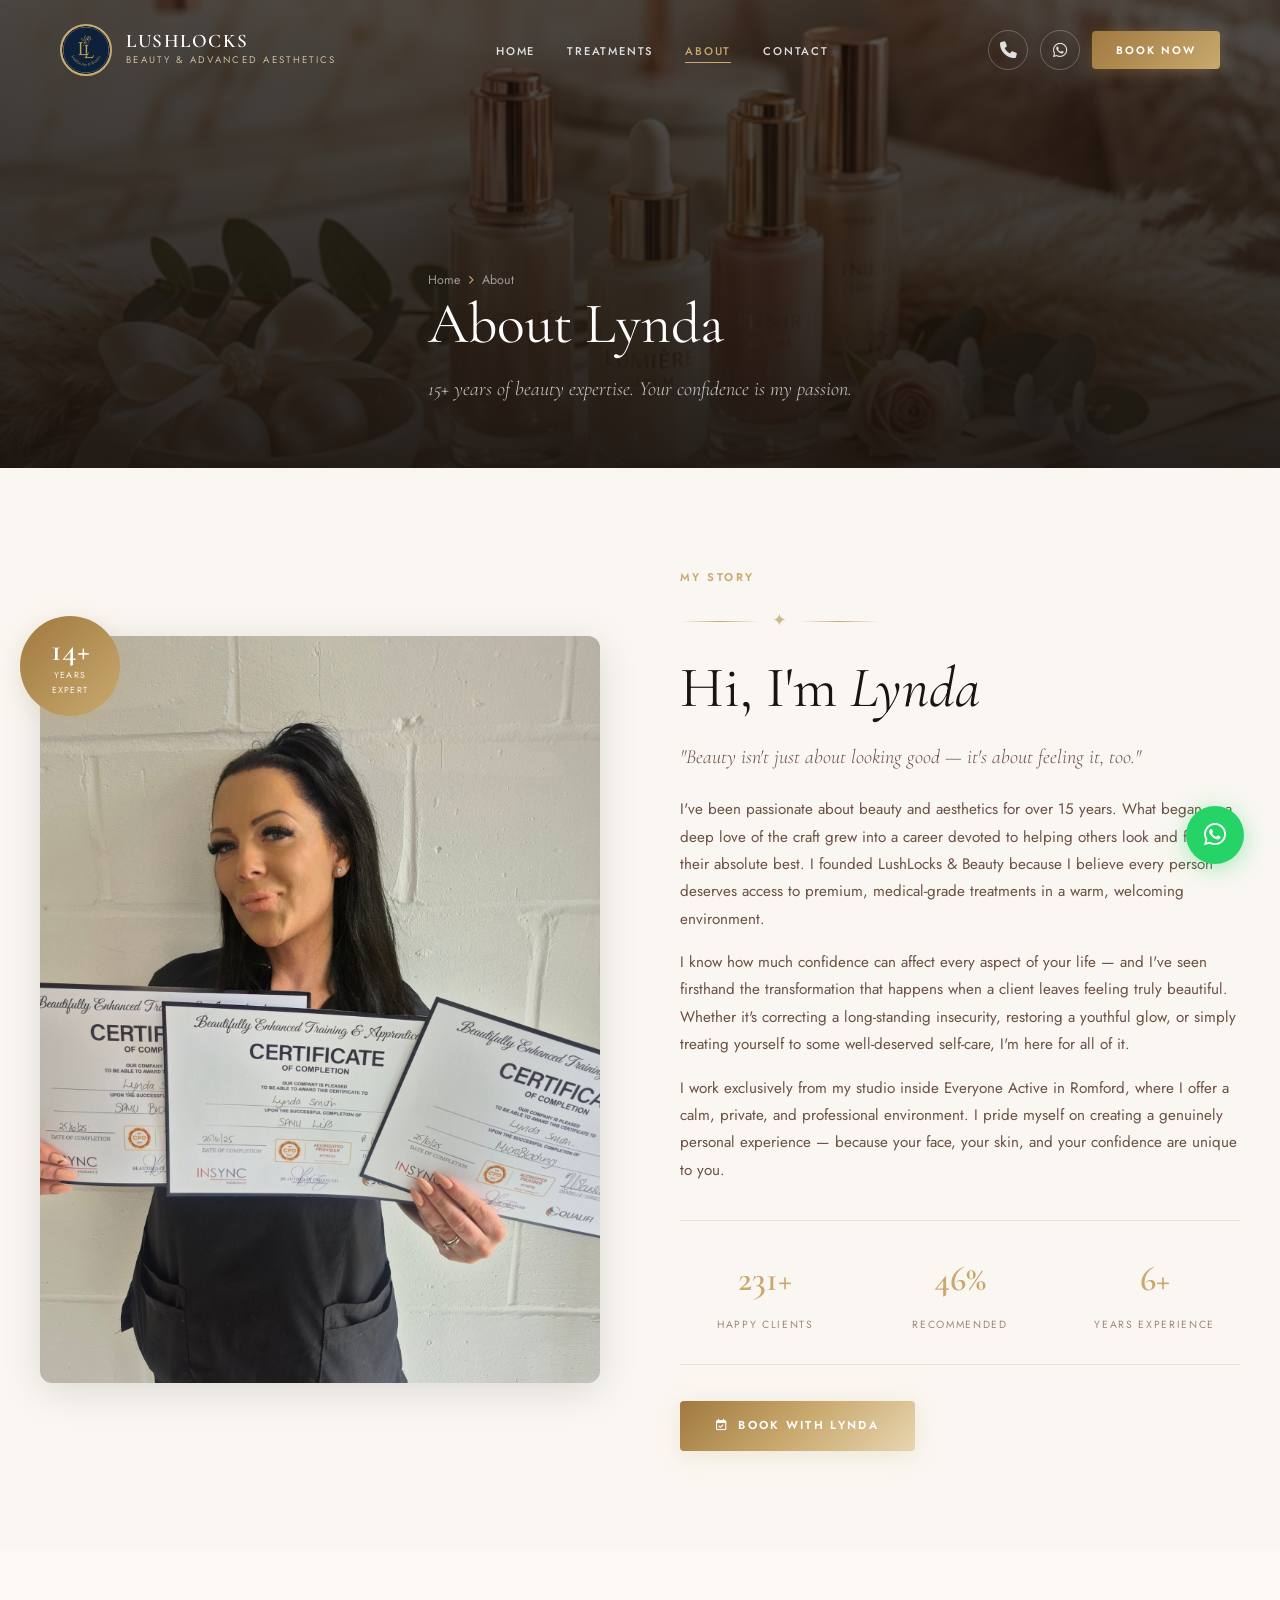
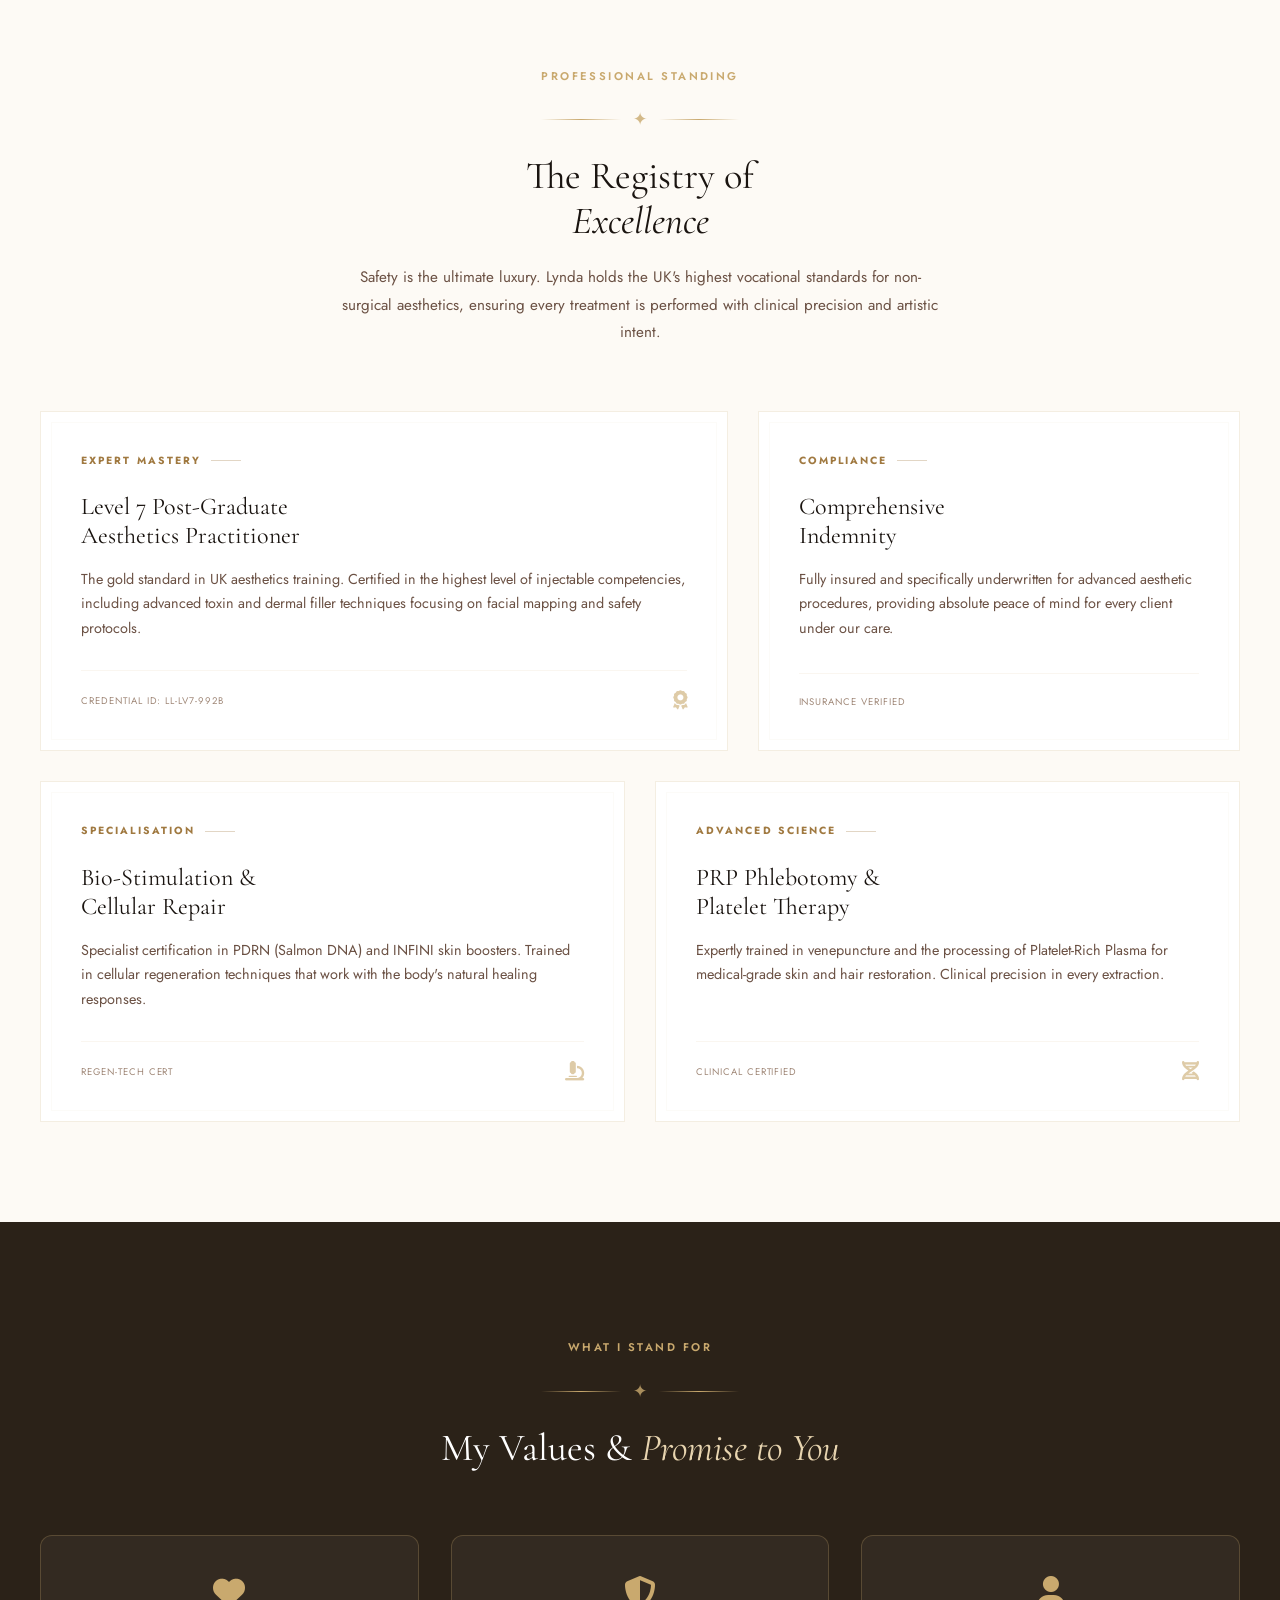
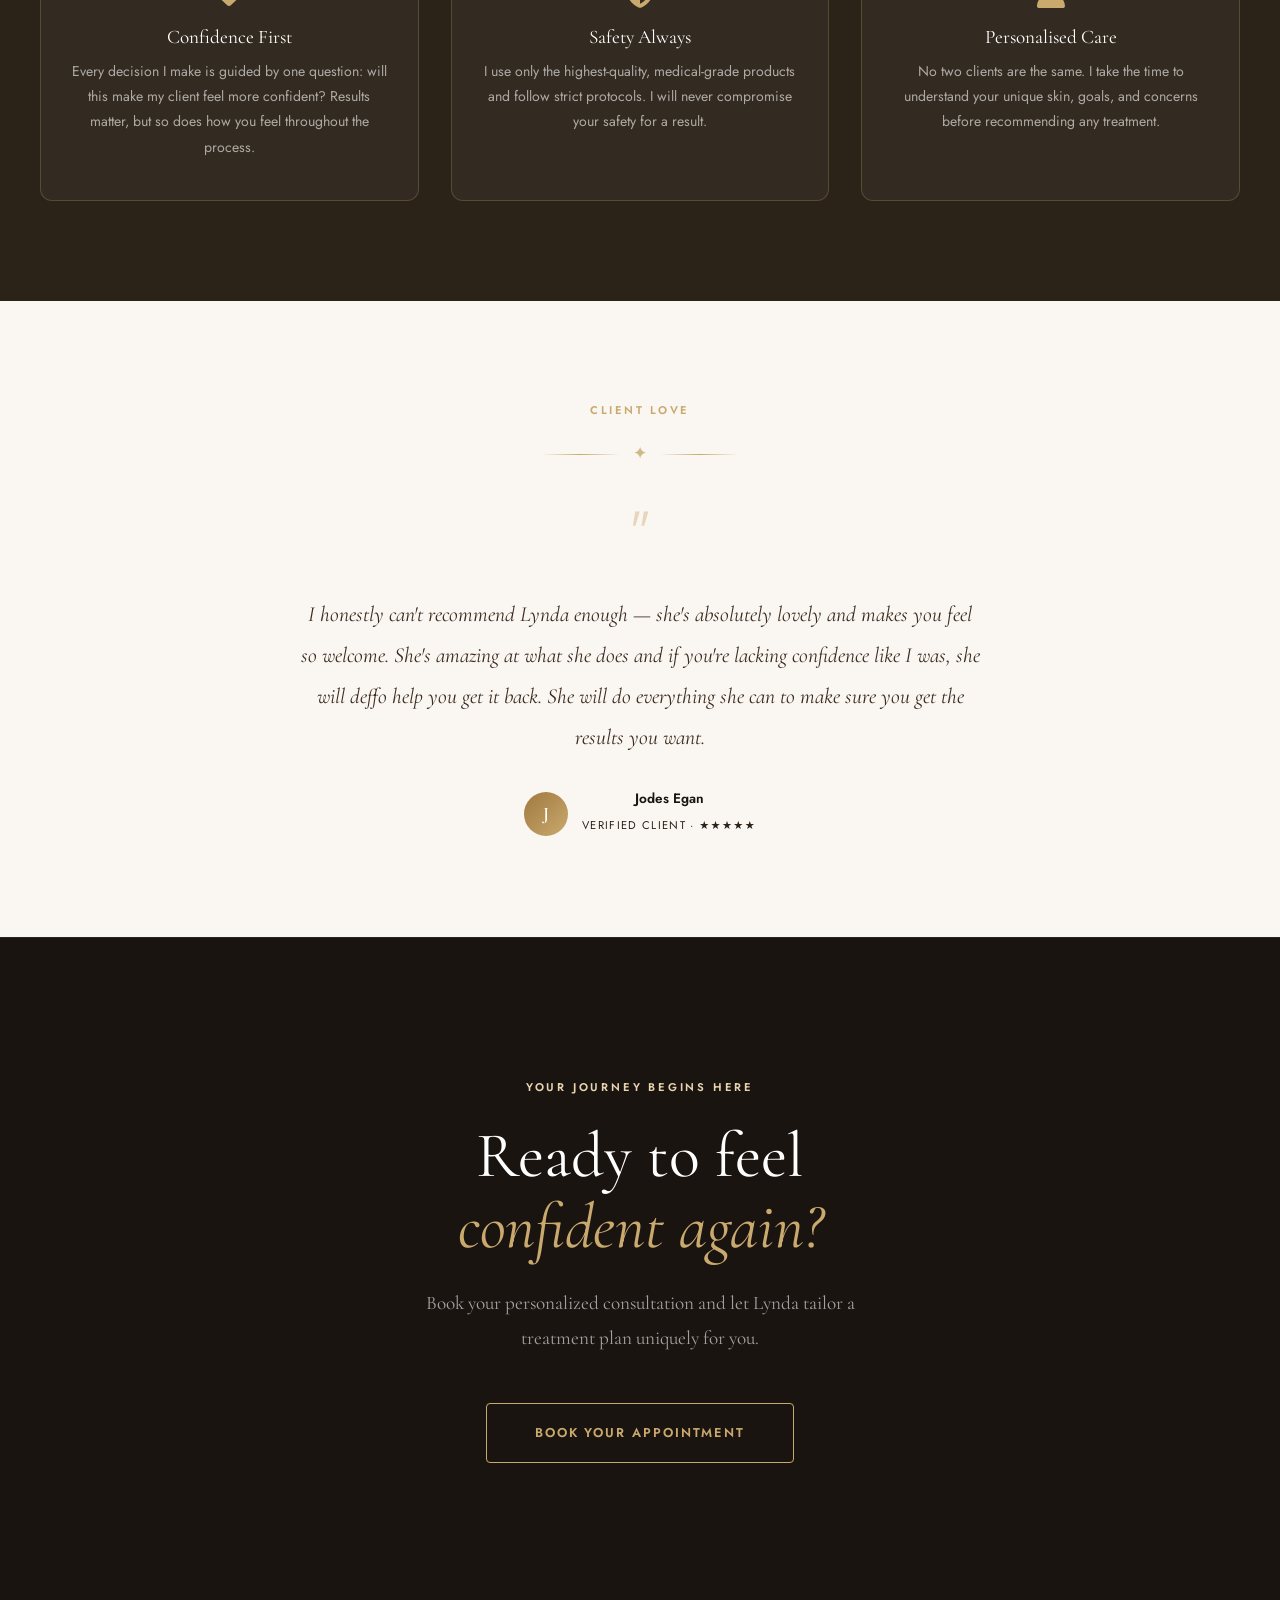
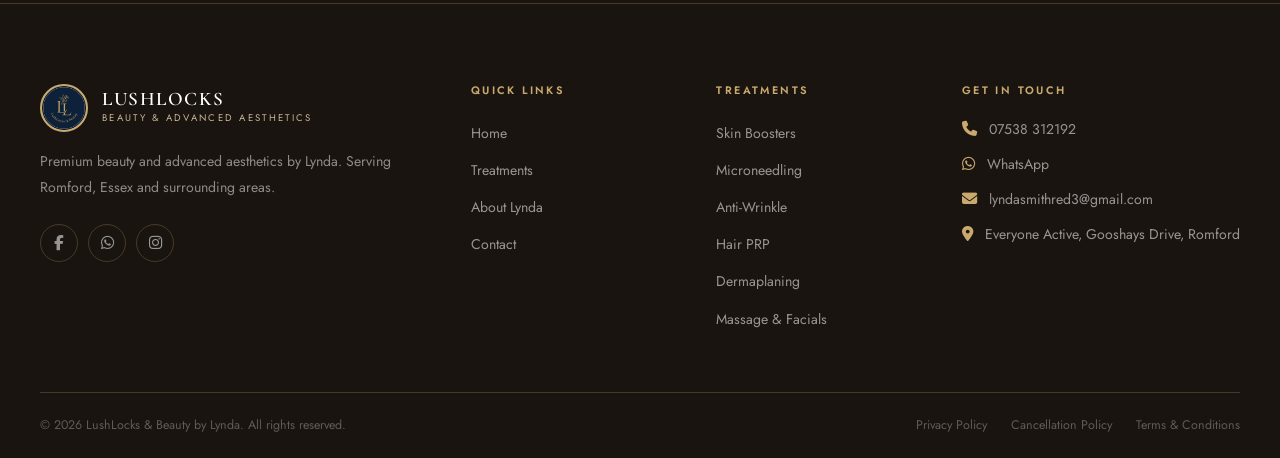
<file: about.html>
<!DOCTYPE html>
<html lang="en-GB">

<head>
    <meta charset="UTF-8" />
    <meta name="viewport" content="width=device-width, initial-scale=1.0" />
    <meta name="description"
        content="About Lynda at LushLocks & Beauty — 15+ years expertise in advanced aesthetics and beauty. Certified, insured, and passionate about your confidence. Based in Romford, Essex." />
    <title>About Lynda | LushLocks & Beauty — Advanced Aesthetics</title>
  <link rel="canonical" href="https://www.lushlocksandbeauty.co.uk/about.html" />
  <meta property="og:title" content="About Lynda | LushLocks & Beauty — Advanced Aesthetics" />
  <meta property="og:description" content="Premium skin treatments, anti-wrinkle, microneedling, Hair PRP, fillers and more in Romford, Essex." />
  <meta property="og:url" content="https://www.lushlocksandbeauty.co.uk/about.html" />
  <meta property="og:image" content="https://www.lushlocksandbeauty.co.uk/assets/images/logo.png" />
  <meta property="og:type" content="website" />
  <meta name="twitter:card" content="summary_large_image" />
  <meta name="twitter:title" content="About Lynda | LushLocks & Beauty — Advanced Aesthetics" />
  <meta name="twitter:description" content="Premium skin treatments, anti-wrinkle, microneedling, Hair PRP, fillers and more in Romford, Essex." />
  <meta name="twitter:image" content="https://www.lushlocksandbeauty.co.uk/assets/images/logo.png" />
  <meta name="robots" content="index, follow" />
    <link rel="stylesheet" href="assets/css/style.css" />
    <link rel="stylesheet" href="https://cdnjs.cloudflare.com/ajax/libs/font-awesome/6.5.0/css/all.min.css" />
    <style>
        /* ─── The Registry of Excellence ─── */
        .registry-section {
            background: #fdfaf5;
            padding: 100px 0;
            overflow: hidden;
        }

        .registry-gallery {
            display: grid;
            grid-template-columns: repeat(12, 1fr);
            gap: 30px;
            margin-top: 60px;
            position: relative;
        }

        .registry-card {
            background: #fff;
            padding: 40px;
            border: 1px solid rgba(201, 169, 110, 0.2);
            position: relative;
            transition: all 0.5s cubic-bezier(0.2, 1, 0.3, 1);
            display: flex;
            flex-direction: column;
            justify-content: space-between;
        }

        .registry-card::before {
            content: '';
            position: absolute;
            top: 10px;
            left: 10px;
            right: 10px;
            bottom: 10px;
            border: 1px solid rgba(201, 169, 110, 0.05);
            pointer-events: none;
        }

        .registry-card:hover {
            transform: translateY(-10px);
            border-color: var(--gold);
            box-shadow: 0 20px 40px rgba(43, 34, 24, 0.05);
        }

        /* Staggered Grid Positions */
        .card-large {
            grid-column: span 7;
            min-height: 320px;
        }

        .card-small {
            grid-column: span 5;
            min-height: 280px;
        }

        .card-medium {
            grid-column: span 6;
            min-height: 300px;
        }

        .registry-tag {
            font-family: var(--font-sans);
            font-size: 0.65rem;
            font-weight: 700;
            letter-spacing: 0.2em;
            text-transform: uppercase;
            color: var(--gold-dark);
            margin-bottom: 24px;
            display: flex;
            align-items: center;
            gap: 10px;
        }

        .registry-tag::after {
            content: '';
            height: 1px;
            width: 30px;
            background: var(--gold-dark);
            opacity: 0.3;
        }

        .registry-card h4 {
            font-family: var(--font-serif);
            font-size: 1.5rem;
            line-height: 1.2;
            margin-bottom: 16px;
            color: var(--dark);
        }

        .registry-card p {
            font-size: 0.9rem;
            color: var(--text-light);
            line-height: 1.7;
        }

        .registry-footer {
            margin-top: 30px;
            display: flex;
            justify-content: space-between;
            align-items: center;
            border-top: 1px solid rgba(201, 169, 110, 0.1);
            padding-top: 20px;
        }

        .verification-code {
            font-family: var(--font-sans);
            font-size: 0.6rem;
            color: var(--muted);
            letter-spacing: 0.1em;
        }

        .registry-icon {
            font-size: 1.2rem;
            color: var(--gold);
            opacity: 0.6;
        }

        .values-grid {
            display: grid;
            grid-template-columns: repeat(3, 1fr);
            gap: 32px;
        }

        .value-card {
            text-align: center;
            padding: 40px 28px;
            border-radius: var(--radius-lg);
            background: rgba(255, 255, 255, 0.04);
            border: 1px solid var(--border);
            transition: var(--transition);
        }

        .value-card:hover {
            border-color: rgba(201, 169, 110, 0.4);
            transform: translateY(-4px);
        }

        .value-card i {
            font-size: 2rem;
            color: var(--gold);
            margin-bottom: 18px;
        }

        .value-card h3 {
            color: #fff;
            font-size: 1.2rem;
            margin-bottom: 10px;
        }

        .value-card p {
            color: rgba(255, 255, 255, 0.6);
            font-size: 0.88rem;
            line-height: 1.8;
        }

        @media (max-width: 992px) {

            .card-large,
            .card-small,
            .card-medium {
                grid-column: span 12;
            }
        }

        @media (max-width: 768px) {
            .values-grid {
                grid-template-columns: 1fr;
            }
        }
    </style>
</head>

<body>

    <!-- NAVBAR -->
    <nav id="navbar" class="transparent">
        <a href="index.html" class="nav-logo">
            <img src="assets/images/logo.png" alt="LushLocks Logo" />
            <div class="nav-logo-text">
                <span class="nav-logo-name">LushLocks</span>
                <span class="nav-logo-sub">Beauty &amp; Advanced Aesthetics</span>
            </div>
        </a>
        <ul class="nav-links">
            <li><a href="index.html">Home</a></li>
            <li><a href="treatments.html">Treatments</a></li>
            <li><a href="about.html" class="active">About</a></li>
            <li><a href="contact.html">Contact</a></li>

        </ul>
        <div class="nav-actions">
            <a href="tel:07538312192" class="nav-icon-btn"><i class="fa-solid fa-phone"></i></a>
            <a href="https://wa.me/447538312192" target="_blank" rel="noopener noreferrer" class="nav-icon-btn whatsapp"><i
                    class="fa-brands fa-whatsapp"></i></a>
            <a href="book.html" class="nav-book-btn">Book Now</a>
        </div>
        <div class="hamburger"><span></span><span></span><span></span></div>
    </nav>
  <main id=\"main-content\">

    <div class="mobile-nav">
        <button class="mobile-nav-close" aria-label="Close menu"><i class="fa-solid fa-xmark"></i></button>
        <div class="mobile-nav-brand">
            <img src="assets/images/logo.png" alt="LushLocks & Beauty Logo" />
            <div class="mobile-nav-brand-text">
                <span class="name">LushLocks</span>
                <span class="sub">Beauty &amp; Aesthetics</span>
            </div>
        </div>
        <a href="index.html">Home</a>
        <a href="treatments.html">Treatments</a>
        <a href="about.html">About</a>
        <a href="contact.html">Contact</a>
        <a href="book.html">Book Now</a>

        <div class="mobile-nav-actions">
            <a href="tel:07538312192" class="btn btn-outline"><i class="fa-solid fa-phone"></i> Call</a>
            <a href="https://wa.me/447538312192" target="_blank" rel="noopener noreferrer" class="btn btn-primary"><i
                    class="fa-brands fa-whatsapp"></i> WhatsApp</a>
        </div>
    </div>

    <!-- PAGE HERO -->
    <section class="page-hero">
        <div class="page-hero-bg" style="background-image:url('assets/images/about-bg.png');"></div>
        <div class="page-hero-overlay"></div>
        <div class="container page-hero-content">
            <div class="breadcrumb">
                <a href="index.html">Home</a>
                <i class="fa-solid fa-chevron-right"></i>
                <span>About</span>
            </div>
            <h1 class="headline">About Lynda</h1>
            <p class="lead" style="color:rgba(255,255,255,0.75);max-width:500px;">15+ years of beauty expertise. Your
                confidence is my passion.</p>
        </div>
    </section>

    <!-- STORY SECTION -->
    <section class="section" style="background:var(--cream);">
        <div class="container">
            <div class="about-grid">

                <div class="about-image-wrap reveal">
                    <img src="assets/images/lynda-portrait.jpg"
                        alt="Lynda Smith — Founder of LushLocks &amp; Beauty, holding her professional certificates"
                        class="about-image-main" />
                    <div class="about-badge">
                        <span class="years" data-target="15" data-suffix="+">15+</span>
                        <span class="years-label">Years<br />Expert</span>
                    </div>
                </div>

                <div class="about-content reveal reveal-delay-2">
                    <p class="eyebrow">My Story</p>
                    <div class="gold-divider"><span>✦</span></div>
                    <h2 class="headline">Hi, I'm <em>Lynda</em></h2>
                    <p class="lead">"Beauty isn't just about looking good — it's about feeling it, too."</p>

                    <p class="body-text" style="margin-bottom:16px;">
                        I've been passionate about beauty and aesthetics for over 15 years. What began as a deep love of
                        the craft grew into a career devoted to helping others look and feel their absolute best. I
                        founded LushLocks &amp; Beauty because I believe every person deserves access to premium,
                        medical-grade treatments in a warm, welcoming environment.
                    </p>
                    <p class="body-text" style="margin-bottom:16px;">
                        I know how much confidence can affect every aspect of your life — and I've seen firsthand the
                        transformation that happens when a client leaves feeling truly beautiful. Whether it's
                        correcting a long-standing insecurity, restoring a youthful glow, or simply treating yourself to
                        some well-deserved self-care, I'm here for all of it.
                    </p>
                    <p class="body-text" style="margin-bottom:32px;">
                        I work exclusively from my studio inside Everyone Active in Romford, where I offer a calm,
                        private, and professional environment. I pride myself on creating a genuinely personal
                        experience — because your face, your skin, and your confidence are unique to you.
                    </p>

                    <div class="about-stats">
                        <div class="stat">
                            <span class="stat-num" data-target="500" data-suffix="+">500+</span>
                            <span class="stat-label">Happy Clients</span>
                        </div>
                        <div class="stat">
                            <span class="stat-num" data-target="100" data-suffix="%">100%</span>
                            <span class="stat-label">Recommended</span>
                        </div>
                        <div class="stat">
                            <span class="stat-num" data-target="15" data-suffix="+">15+</span>
                            <span class="stat-label">Years Experience</span>
                        </div>
                    </div>

                    <a href="book.html" class="btn btn-primary">
                        <i class="fa-regular fa-calendar-check"></i>
                        Book with Lynda
                    </a>
                </div>
            </div>
        </div>
    </section>

    <!-- REGISTRY OF EXCELLENCE -->
    <section class="registry-section">
        <div class="container">
            <div class="section-header center text-center reveal">
                <p class="eyebrow">Professional Standing</p>
                <div class="gold-divider center"><span>✦</span></div>
                <h2 class="subheadline">The Registry of<br /><em>Excellence</em></h2>
                <p class="body-text" style="max-width:600px;margin:20px auto 0;">Safety is the ultimate luxury. Lynda
                    holds the UK's highest vocational standards for non-surgical aesthetics, ensuring every treatment is
                    performed with clinical precision and artistic intent.</p>
            </div>

            <div class="registry-gallery">
                <!-- Level 7 Card (Large) -->
                <div class="registry-card card-large reveal">
                    <div>
                        <div class="registry-tag">Expert Mastery</div>
                        <h4>Level 7 Post-Graduate<br />Aesthetics Practitioner</h4>
                        <p>The gold standard in UK aesthetics training. Certified in the highest level of injectable
                            competencies, including advanced toxin and dermal filler techniques focusing on facial
                            mapping and safety protocols.</p>
                    </div>
                    <div class="registry-footer">
                        <span class="verification-code">CREDENTIAL ID: LL-LV7-992B</span>
                        <i class="fa-solid fa-award registry-icon"></i>
                    </div>
                </div>

                <!-- Insurance (Small) -->
                <div class="registry-card card-small reveal reveal-delay-1">
                    <div>
                        <div class="registry-tag">Compliance</div>
                        <h4>Comprehensive<br />Indemnity</h4>
                        <p>Fully insured and specifically underwritten for advanced aesthetic procedures, providing
                            absolute
                            peace of mind for every client under our care.</p>
                    </div>
                    <div class="registry-footer">
                        <span class="verification-code">INSURANCE VERIFIED</span>
                        <i class="fa-solid fa-shield-check registry-icon"></i>
                    </div>
                </div>

                <!-- Bio-Aesthetics (Medium) -->
                <div class="registry-card card-medium reveal reveal-delay-2">
                    <div>
                        <div class="registry-tag">Specialisation</div>
                        <h4>Bio-Stimulation &amp;<br />Cellular Repair</h4>
                        <p>Specialist certification in PDRN (Salmon DNA) and INFINI skin boosters. Trained in cellular
                            regeneration techniques that work with the body's natural healing responses.</p>
                    </div>
                    <div class="registry-footer">
                        <span class="verification-code">REGEN-TECH CERT</span>
                        <i class="fa-solid fa-microscope registry-icon"></i>
                    </div>
                </div>

                <!-- PRP (Medium) -->
                <div class="registry-card card-medium reveal">
                    <div>
                        <div class="registry-tag">Advanced Science</div>
                        <h4>PRP Phlebotomy &amp;<br />Platelet Therapy</h4>
                        <p>Expertly trained in venepuncture and the processing of Platelet-Rich Plasma for medical-grade
                            skin and hair restoration. Clinical precision in every extraction.</p>
                    </div>
                    <div class="registry-footer">
                        <span class="verification-code">CLINICAL CERTIFIED</span>
                        <i class="fa-solid fa-dna registry-icon"></i>
                    </div>
                </div>
            </div>
        </div>
    </section>

    <!-- VALUES -->
    <section class="section" style="background:var(--dark-soft);">
        <div class="container">
            <div class="section-header center text-center reveal">
                <p class="eyebrow" style="color:var(--gold);">What I Stand For</p>
                <div class="gold-divider center"><span>✦</span></div>
                <h2 class="subheadline" style="color:#fff;">My Values &amp; <em style="color:var(--gold-light)">Promise
                        to You</em></h2>
            </div>

            <div class="values-grid">
                <div class="value-card reveal">
                    <i class="fa-solid fa-heart"></i>
                    <h3>Confidence First</h3>
                    <p>Every decision I make is guided by one question: will this make my client feel more confident?
                        Results matter, but so does how you feel throughout the process.</p>
                </div>
                <div class="value-card reveal reveal-delay-1">
                    <i class="fa-solid fa-shield-halved"></i>
                    <h3>Safety Always</h3>
                    <p>I use only the highest-quality, medical-grade products and follow strict protocols. I will never
                        compromise your safety for a result.</p>
                </div>
                <div class="value-card reveal reveal-delay-2">
                    <i class="fa-solid fa-user"></i>
                    <h3>Personalised Care</h3>
                    <p>No two clients are the same. I take the time to understand your unique skin, goals, and concerns
                        before recommending any treatment.</p>
                </div>
            </div>
        </div>
    </section>

    <!-- FEATURED REVIEW -->
    <section class="section" style="background:var(--cream);">
        <div class="container-narrow text-center">
            <div class="reveal">
                <p class="eyebrow">Client Love</p>
                <div class="gold-divider center"><span>✦</span></div>
                <div style="font-size:3rem;color:var(--gold);margin-bottom:24px;opacity:0.4;">"</div>
                <p
                    style="font-family:var(--font-serif);font-size:clamp(1.1rem,2vw,1.35rem);font-style:italic;color:var(--text);line-height:1.9;max-width:680px;margin:0 auto 32px;">
                    I honestly can't recommend Lynda enough — she's absolutely lovely and makes you feel so welcome.
                    She's amazing at what she does and if you're lacking confidence like I was, she will deffo help you
                    get it back. She will do everything she can to make sure you get the results you want.
                </p>
                <div class="review-author" style="justify-content:center;">
                    <div class="review-avatar">J</div>
                    <div class="review-author-info">
                        <h5 style="color: var(--dark); margin-bottom: 4px;">Jodes Egan</h5>
                        <span style="color: var(--dark-soft);">Verified Client · ★★★★★</span>
                    </div>
                </div>
            </div>
        </div>
    </section>

    <!-- DEDICATED CTA SECTION -->
    <section class="section"
        style="background:var(--dark); padding: 140px 0; border-top: 1px solid rgba(201, 169, 110, 0.1);">
        <div class="container-narrow text-center">
            <div class="reveal">
                <p class="eyebrow" style="color:var(--gold-light); margin-bottom: 24px; letter-spacing: 0.25em;">Your
                    Journey Begins Here</p>
                <h2 class="headline"
                    style="color: #fff; font-size: clamp(2.5rem, 5vw, 4.5rem); margin-bottom: 24px; line-height: 1.1;">
                    Ready to feel <br /><em style="color:var(--gold); font-style: italic;">confident again?</em>
                </h2>
                <p
                    style="font-family: var(--font-serif); font-size: 1.2rem; color: rgba(255,255,255,0.6); max-width: 480px; margin: 0 auto 48px; line-height: 1.8;">
                    Book your personalized consultation and let Lynda tailor a treatment plan uniquely for you.
                </p>
                <a href="book.html" class="btn btn-outline"
                    style="padding: 18px 48px; font-size: 0.8rem; letter-spacing: 0.15em;">
                    Book Your Appointment
                </a>
            </div>
        </div>
    </section>

    <!-- FOOTER -->
    </main>
  <footer>
        <div class="container">
            <div class="footer-grid">
                <div class="footer-brand">
                    <a href="index.html" class="nav-logo" style="margin-bottom:16px;">
                        <img src="assets/images/logo.png" alt="LushLocks Logo"
                            style="width:48px;height:48px;border-radius:50%;border:2px solid var(--gold);object-fit:cover;" />
                        <div class="nav-logo-text">
                            <span class="nav-logo-name">LushLocks</span>
                            <span class="nav-logo-sub">Beauty &amp; Advanced Aesthetics</span>
                        </div>
                    </a>
                    <p>Premium beauty and advanced aesthetics by Lynda. Serving Romford, Essex and surrounding areas.
                    </p>
                    <div class="footer-socials">
                        <a href="https://www.facebook.com/p/LushLocks-Beauty-61567913738287/" target="_blank" rel="noopener noreferrer"
                            class="footer-social-btn"><i class="fa-brands fa-facebook-f"></i></a>
                        <a href="https://wa.me/447538312192" target="_blank" rel="noopener noreferrer" class="footer-social-btn"><i
                                class="fa-brands fa-whatsapp"></i></a>
                        <a href="https://www.instagram.com/" target="_blank" rel="noopener noreferrer" class="footer-social-btn"><i
                                class="fa-brands fa-instagram"></i></a>
                    </div>
                </div>
                <div class="footer-col">
                    <h4>Quick Links</h4>
                    <ul class="footer-links">
                        <li><a href="index.html">Home</a></li>
                        <li><a href="treatments.html">Treatments</a></li>
                        <li><a href="about.html">About Lynda</a></li>
                        <li><a href="contact.html">Contact</a></li>

                    </ul>
                </div>
                <div class="footer-col">
                    <h4>Treatments</h4>
                    <ul class="footer-links">
                        <li><a href="treatments/skin-boosters.html">Skin Boosters</a></li>
                        <li><a href="treatments/microneedling.html">Microneedling</a></li>
                        <li><a href="treatments/anti-wrinkle.html">Anti-Wrinkle</a></li>
                        <li><a href="treatments/hair-prp.html">Hair PRP</a></li>
                        <li><a href="treatments/dermaplaning.html">Dermaplaning</a></li>
                        <li><a href="treatments/facials-massage.html">Massage &amp; Facials</a></li>
                    </ul>
                </div>
                <div class="footer-col">
                    <h4>Get in Touch</h4>
                    <ul class="footer-contact-list">
                        <li class="footer-contact-item"><i class="fa-solid fa-phone"></i><a href="tel:07538312192">07538
                                312192</a></li>
                        <li class="footer-contact-item"><i class="fa-brands fa-whatsapp"></i><a
                                href="https://wa.me/447538312192" target="_blank" rel="noopener noreferrer">WhatsApp</a></li>
                        <li class="footer-contact-item"><i class="fa-solid fa-envelope"></i><a
                                href="mailto:lyndasmithred3@gmail.com">lyndasmithred3@gmail.com</a></li>
                        <li class="footer-contact-item"><i class="fa-solid fa-location-dot"></i><span>Everyone Active,
                                Gooshays Drive, Romford</span></li>
                    </ul>
                </div>
            </div>
        </div>
        <div class="container">
            <div class="footer-bottom">
                <p>© 2026 LushLocks &amp; Beauty by Lynda. All rights reserved.</p>
                <div class="footer-bottom-links">
                    <a href="policy.html#privacy">Privacy Policy</a>
                    <a href="policy.html#cancellation">Cancellation Policy</a>
                    <a href="policy.html#terms">Terms &amp; Conditions</a>
                </div>
            </div>
        </div>
    </footer>

    <div class="whatsapp-float">
        <span class="whatsapp-float-label">Chat with Lynda</span>
        <a href="https://wa.me/447538312192" target="_blank" rel="noopener noreferrer" class="whatsapp-float-btn"><i
                class="fa-brands fa-whatsapp"></i></a>
    </div>

    <script src="assets/js/main.js"></script>

  <div id="cookie-notice" class="cookie-notice" style="display: none;">
    <div class="container cookie-content">
      <p>We use cookies to ensure you have the best experience in our private clinic. By continuing to browse, you agree to our <a href="policy.html#cookies">Cookie Policy</a>.</p>
      <div class="cookie-actions">
        <button id="cookie-accept" class="btn btn-primary btn-sm">Accept</button>
      </div>
    </div>
  </div>
</body>

</html>
</file>
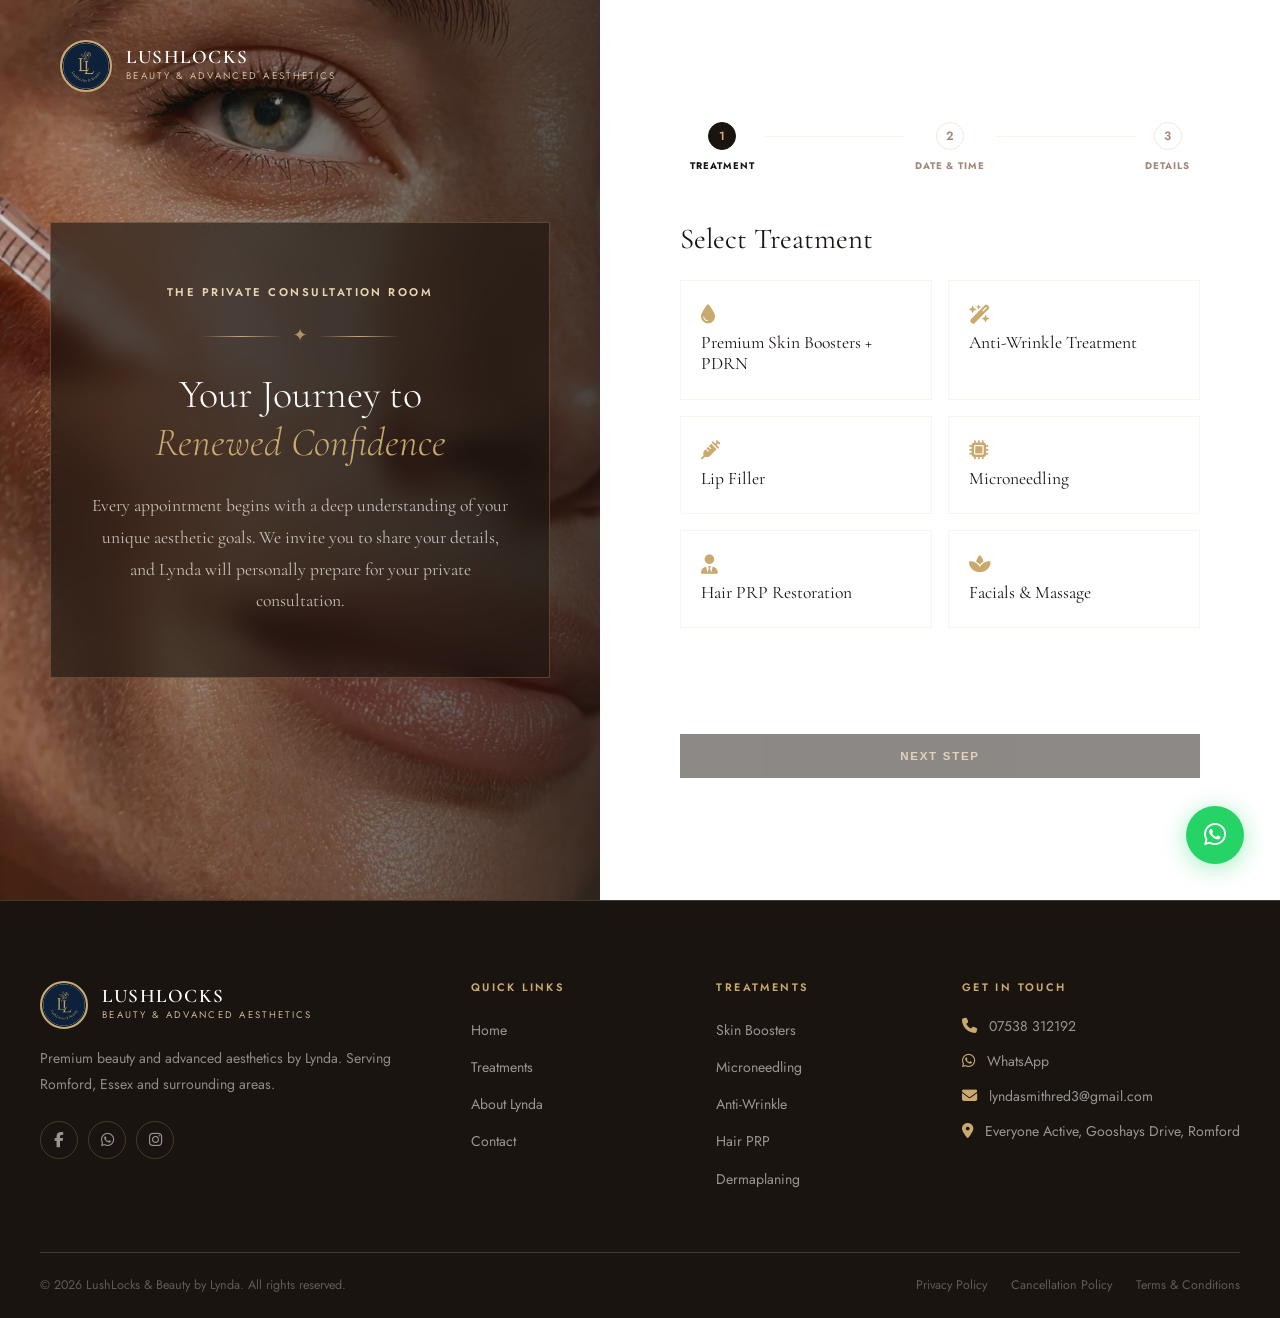
<file: book.html>
<!DOCTYPE html>
<html lang="en-GB">

<head>
    <meta charset="UTF-8" />
    <meta name="viewport" content="width=device-width, initial-scale=1.0" />
    <meta name="description"
        content="Contact LushLocks & Beauty — Book your appointment with Lynda. Call, WhatsApp, or fill in our contact form. Located in Romford, Essex." />
    <title>Book Your Consultation | LushLocks & Beauty — Advanced Aesthetics</title>
    <link rel="canonical" href="https://www.lushlocksandbeauty.co.uk/book.html" />
    <meta property="og:title" content="Book Your Consultation | LushLocks & Beauty — Advanced Aesthetics" />
    <meta property="og:description"
        content="Premium skin treatments, anti-wrinkle, microneedling, Hair PRP, fillers and more in Romford, Essex." />
    <meta property="og:url" content="https://www.lushlocksandbeauty.co.uk/book.html" />
    <meta property="og:image" content="https://www.lushlocksandbeauty.co.uk/assets/images/logo.png" />
    <meta property="og:type" content="website" />
    <meta name="twitter:card" content="summary_large_image" />
    <meta name="twitter:title" content="Book Your Consultation | LushLocks & Beauty — Advanced Aesthetics" />
    <meta name="twitter:description"
        content="Premium skin treatments, anti-wrinkle, microneedling, Hair PRP, fillers and more in Romford, Essex." />
    <meta name="twitter:image" content="https://www.lushlocksandbeauty.co.uk/assets/images/logo.png" />
    <meta name="robots" content="index, follow" />
    <link rel="stylesheet" href="assets/css/style.css" />
    <link rel="stylesheet" href="https://cdnjs.cloudflare.com/ajax/libs/font-awesome/6.5.0/css/all.min.css" />
    <style>
        .hours-grid {
            display: grid;
            grid-template-columns: 1fr 1fr;
            gap: 0;
        }

        .hours-row {
            display: flex;
            justify-content: space-between;
            padding: 12px 0;
            border-bottom: 1px solid var(--border-light);
            font-size: 0.88rem;
        }

        .hours-row:last-child {
            border-bottom: none;
        }

        .hours-day {
            color: var(--text-light);
        }

        .hours-time {
            color: var(--gold-dark);
            font-weight: 600;
        }

        .hours-time.closed {
            color: var(--muted);
            font-weight: 400;
            font-style: italic;
        }

        .quick-contact-bar {
            margin-top: -40px;
            position: relative;
            z-index: 10;
            padding: 0 20px;
        }

        .quick-bar-inner {
            background: var(--dark);
            border-radius: var(--radius-lg);
            padding: 0;
            display: grid;
            grid-template-columns: repeat(4, 1fr);
            box-shadow: 0 12px 40px rgba(0, 0, 0, 0.15);
            border: 1px solid rgba(201, 169, 110, 0.2);
        }

        .quick-action {
            display: flex;
            flex-direction: column;
            align-items: center;
            justify-content: center;
            text-align: center;
            gap: 12px;
            padding: 32px 20px;
            text-decoration: none;
            border-right: 1px solid rgba(201, 169, 110, 0.15);
            transition: background 0.3s ease;
        }

        .quick-action:last-child {
            border-right: none;
        }

        .quick-action:hover {
            background: rgba(255, 255, 255, 0.03);
        }

        .quick-action i {
            font-size: 1.4rem;
            color: var(--gold);
            transition: transform 0.3s ease;
        }

        .quick-action:hover i {
            transform: translateY(-3px);
        }

        .qa-label {
            font-family: var(--font-sans);
            font-size: 0.65rem;
            font-weight: 600;
            letter-spacing: 0.2em;
            text-transform: uppercase;
            color: var(--gold-dark);
            margin-bottom: 4px;
        }

        .qa-value {
            font-family: var(--font-serif);
            font-size: 1.05rem;
            color: var(--cream);
        }

        .whatsapp-action i {
            color: var(--gold);
        }

        .whatsapp-action:hover i {
            color: #25D366;
        }

        @media (max-width: 900px) {
            .quick-bar-inner {
                grid-template-columns: repeat(2, 1fr);
            }

            .quick-action:nth-child(1),
            .quick-action:nth-child(2) {
                border-bottom: 1px solid rgba(201, 169, 110, 0.15);
            }

            .quick-action:nth-child(1),
            .quick-action:nth-child(3) {
                border-right: 1px solid rgba(201, 169, 110, 0.15);
            }

            .quick-action:nth-child(2),
            .quick-action:nth-child(4) {
                border-right: none;
            }
        }

        @media (max-width: 500px) {
            .quick-contact-bar {
                padding: 0 16px;
                margin-top: -30px;
            }

            .quick-action {
                padding: 24px 12px;
                gap: 8px;
            }

            .quick-action i {
                font-size: 1.2rem;
            }

            .qa-label {
                font-size: 0.55rem;
            }

            .qa-value {
                font-size: 0.85rem;
            }
        }

        /* ─── Concierge Form ─── */
        .concierge-form-wrap {
            background: #fff;
            padding: 60px;
            border: 1px solid rgba(201, 169, 110, 0.2);
            box-shadow: 0 40px 80px rgba(43, 34, 24, 0.04);
            position: relative;
            margin-bottom: 60px;
        }

        .concierge-form-wrap::before {
            content: '';
            position: absolute;
            top: 8px;
            left: 8px;
            right: 8px;
            bottom: 8px;
            border: 1px solid rgba(201, 169, 110, 0.08);
            pointer-events: none;
        }

        .concierge-form .form-group {
            margin-bottom: 40px;
        }

        .concierge-form .form-group label {
            font-family: var(--font-sans);
            font-size: 0.65rem;
            font-weight: 700;
            letter-spacing: 0.2em;
            text-transform: uppercase;
            color: var(--gold-dark);
            margin-bottom: 12px;
            display: block;
        }

        .concierge-input {
            width: 100%;
            background: transparent;
            border: none;
            border-bottom: 1px solid var(--border);
            padding: 12px 0;
            font-size: 1.1rem;
            color: var(--dark);
            transition: var(--transition);
            font-family: var(--font-serif);
        }

        .concierge-input:focus {
            outline: none;
            border-bottom-color: var(--gold);
        }

        .concierge-input::placeholder {
            color: var(--muted);
            font-family: var(--font-sans);
            font-size: 0.95rem;
            font-weight: 300;
        }

        textarea.concierge-input {
            resize: vertical;
            min-height: 48px;
            max-height: 300px;
        }

        select.concierge-input {
            color: var(--dark);
            appearance: none;
            background-image: url("data:image/svg+xml,%3Csvg xmlns='http://www.w3.org/2000/svg' width='12' height='12' viewBox='0 0 24 24' fill='none' stroke='%23C9A96E' stroke-width='2' stroke-linecap='round' stroke-linejoin='round'%3E%3Cpolyline points='6 9 12 15 18 9'%3E%3C/polyline%3E%3C/svg%3E");
            background-repeat: no-repeat;
            background-position: right 0 center;
        }

        .concierge-submit {
            width: 100%;
            padding: 20px;
            background: var(--dark);
            color: var(--gold);
            border: none;
            font-family: var(--font-sans);
            font-size: 0.85rem;
            font-weight: 600;
            letter-spacing: 0.2em;
            text-transform: uppercase;
            cursor: pointer;
            transition: var(--transition);
            display: flex;
            justify-content: center;
            align-items: center;
            gap: 12px;
            margin-top: 24px;
        }

        .concierge-submit:hover {
            background: var(--gold-dark);
            color: #fff;
        }

        .concierge-footer {
            display: flex;
            justify-content: space-between;
            flex-wrap: wrap;
            gap: 30px;
            padding-top: 40px;
            border-top: 1px solid rgba(201, 169, 110, 0.2);
        }

        .concierge-info-item {
            flex: 1;
            min-width: 200px;
        }

        .concierge-info-label {
            font-family: var(--font-sans);
            font-size: 0.6rem;
            font-weight: 700;
            letter-spacing: 0.2em;
            text-transform: uppercase;
            color: var(--gold-dark);
            margin-bottom: 8px;
        }

        .concierge-info-value {
            font-size: 0.9rem;
            color: var(--text);
            line-height: 1.6;
            font-family: var(--font-sans);
        }

        .concierge-info-value a {
            color: var(--dark);
            text-decoration: none;
            transition: color 0.3s ease;
        }

        .concierge-info-value a:hover {
            color: var(--gold);
        }

        /* ─── Multi-Stage Booking UI ─── */
        .booking-stages-container {
            position: relative;
            overflow: hidden;
            min-height: 480px;
        }

        .booking-stage {
            display: none;
            animation: fadeIn 0.5s ease-out;
        }

        .booking-stage.active {
            display: block;
        }

        @keyframes fadeIn {
            from {
                opacity: 0;
                transform: translateY(10px);
            }

            to {
                opacity: 1;
                transform: translateY(0);
            }
        }

        /* Step Indicator */
        .step-indicator {
            display: flex;
            justify-content: space-between;
            margin-bottom: 48px;
            position: relative;
        }

        .step-indicator::before {
            content: '';
            position: absolute;
            top: 14px;
            left: 0;
            right: 0;
            height: 1px;
            background: var(--border-light);
            z-index: 1;
        }

        .step {
            z-index: 2;
            background: #fff;
            padding: 0 10px;
            display: flex;
            flex-direction: column;
            align-items: center;
            gap: 8px;
        }

        .step-num {
            width: 28px;
            height: 28px;
            border-radius: 50%;
            border: 1px solid var(--border);
            display: flex;
            align-items: center;
            justify-content: center;
            font-size: 0.75rem;
            font-weight: 600;
            color: var(--muted);
            transition: var(--transition);
        }

        .step.active .step-num {
            background: var(--dark);
            color: var(--gold);
            border-color: var(--dark);
        }

        .step-label {
            font-size: 0.6rem;
            text-transform: uppercase;
            letter-spacing: 0.1em;
            font-weight: 700;
            color: var(--muted);
        }

        .step.active .step-label {
            color: var(--dark);
        }

        /* Treatment Grid */
        .treatment-grid {
            display: grid;
            grid-template-columns: repeat(2, 1fr);
            gap: 16px;
            margin-bottom: 32px;
        }

        .treatment-option {
            border: 1px solid var(--border-light);
            padding: 24px 20px;
            cursor: pointer;
            transition: var(--transition);
            display: flex;
            flex-direction: column;
            gap: 8px;
            background: #fff;
        }

        .treatment-option:hover {
            border-color: var(--gold);
            background: var(--warm-white);
        }

        .treatment-option.selected {
            border-color: var(--gold);
            background: var(--champagne);
            box-shadow: 0 4px 20px rgba(201, 169, 110, 0.15);
        }

        .treatment-option i {
            font-size: 1.2rem;
            color: var(--gold);
        }

        .treatment-option span {
            font-family: var(--font-serif);
            font-size: 1.1rem;
            color: var(--dark);
            line-height: 1.2;
        }

        /* Hybrid Date Selector Styles */
        .date-picker-container {
            position: relative;
            background: #fff;
            padding: 24px;
            border: 1px solid rgba(201, 169, 110, 0.12);
            border-radius: 4px;
            margin-bottom: 32px;
            display: block !important;
        }

        .month-header {
            display: flex !important;
            align-items: center;
            justify-content: space-between;
            margin-bottom: 24px;
            padding: 0 8px;
            visibility: visible !important;
            opacity: 1 !important;
        }

        .month-title {
            font-family: var(--font-serif);
            font-size: 1.4rem;
            font-weight: 500;
            color: var(--dark);
        }

        .month-nav-btn {
            background: none;
            border: 1px solid rgba(201, 169, 110, 0.12);
            width: 36px;
            height: 36px;
            border-radius: 50%;
            display: flex !important;
            align-items: center;
            justify-content: center;
            cursor: pointer;
            transition: var(--transition);
            color: var(--dark);
        }

        .month-nav-btn:hover {
            border-color: var(--gold);
            color: var(--gold);
            background: var(--warm-white);
        }

        .month-nav-btn:disabled {
            opacity: 0.3;
            cursor: not-allowed;
        }

        .date-selector-wrapper {
            position: relative;
            display: flex !important;
            align-items: center;
            width: 100%;
        }

        .date-selector {
            display: flex !important;
            gap: 12px;
            overflow-x: auto;
            padding: 8px 4px 16px;
            scroll-snap-type: x mandatory;
            scrollbar-width: none;
            -ms-overflow-style: none;
            width: 100%;
        }

        .date-selector::-webkit-scrollbar {
            display: none;
        }

        .scroll-btn {
            position: absolute;
            z-index: 10;
            background: #fff;
            border: 1px solid rgba(201, 169, 110, 0.12);
            width: 32px;
            height: 32px;
            border-radius: 50%;
            display: flex !important;
            align-items: center;
            justify-content: center;
            cursor: pointer;
            box-shadow: 0 2px 8px rgba(0,0,0,0.1);
            transition: var(--transition);
            opacity: 0;
            pointer-events: none;
        }

        .date-selector-wrapper:hover .scroll-btn.visible {
            opacity: 1 !important;
            pointer-events: auto !important;
        }

        .scroll-btn-left { left: -16px; }
        .scroll-btn-right { right: -16px; }

        .scroll-btn:hover {
            border-color: var(--gold);
            color: var(--gold);
        }

        .date-tile {
            flex: 0 0 90px;
            height: 120px;
            display: flex !important;
            flex-direction: column;
            align-items: center;
            justify-content: center;
            border: 1px solid rgba(201, 169, 110, 0.12);
            background: #fff;
            cursor: pointer;
            transition: var(--transition);
            scroll-snap-align: center;
            user-select: none;
            border-radius: 4px;
        }

        .date-tile:hover {
            border-color: var(--gold);
            background: var(--warm-white);
        }

        .date-tile.selected {
            background: var(--dark) !important;
            border-color: var(--dark) !important;
            color: var(--gold) !important;
        }

        .date-tile.today {
            border-color: var(--gold-dark);
            position: relative;
        }

        .date-tile.today::after {
            content: 'Today';
            position: absolute;
            top: 6px;
            font-size: 0.55rem;
            text-transform: uppercase;
            letter-spacing: 0.05em;
            color: var(--gold-dark);
            font-weight: 700;
        }

        .date-tile .day-name {
            font-size: 0.7rem;
            text-transform: uppercase;
            letter-spacing: 0.1em;
            margin-bottom: 6px;
            font-weight: 700;
            opacity: 0.9;
        }

        .date-tile .date-num {
            font-family: var(--font-serif);
            font-size: 1.8rem;
            font-weight: 500;
            line-height: 1;
            margin-bottom: 4px;
        }

        .date-tile .month-name {
            font-size: 0.7rem;
            text-transform: uppercase;
            letter-spacing: 0.1em;
            opacity: 0.7;
        }

        @media (max-width: 768px) {
            .scroll-btn { display: none !important; }
            .date-picker-container { padding: 16px; }
        }

        /* Time Selection Styles */
        .time-slots {
            display: grid !important;
            grid-template-columns: repeat(3, 1fr) !important;
            gap: 12px !important;
            margin-top: 16px;
            width: 100%;
        }

        .time-slot {
            padding: 16px 12px;
            border: 1px solid rgba(0, 0, 0, 0.1) !important;
            text-align: center;
            cursor: pointer;
            font-size: 0.9rem;
            font-weight: 600;
            transition: var(--transition);
            background: #fff;
            border-radius: 4px;
            display: block !important;
        }

        .time-slot:hover {
            background: var(--warm-white);
            border-color: var(--gold) !important;
        }

        .time-slot.selected {
            background: #1A1410 !important;
            color: #C9A96E !important;
            border-color: #1A1410 !important;
        }

        /* Navigation Buttons */
        .stage-nav {
            display: flex;
            gap: 16px;
            margin-top: 32px;
        }

        .btn-prev {
            flex: 1;
            padding: 16px;
            background: transparent;
            border: 1px solid var(--border);
            color: var(--muted);
            text-transform: uppercase;
            font-size: 0.72rem;
            letter-spacing: 0.15em;
            font-weight: 600;
            cursor: pointer;
            transition: var(--transition);
        }

        .btn-prev:hover {
            color: var(--dark);
            border-color: var(--dark);
        }

        .btn-next {
            flex: 2;
            padding: 16px;
            background: var(--dark);
            color: var(--gold);
            border: none;
            text-transform: uppercase;
            font-size: 0.72rem;
            letter-spacing: 0.15em;
            font-weight: 600;
            cursor: pointer;
            transition: var(--transition);
        }

        .btn-next:hover {
            background: var(--gold-dark);
            color: #fff;
        }

        .btn-next:disabled {
            opacity: 0.5;
            cursor: not-allowed;
        }

        @media (max-width: 600px) {
            .treatment-grid {
                grid-template-columns: 1fr;
            }

            .time-slots {
                grid-template-columns: repeat(2, 1fr);
            }
        }
    </style>
</head>

<body class="booking-page">

    <!-- DISTRACTION-FREE NAVBAR -->
    <nav id="navbar" class="transparent" style="padding-top: 40px;">
        <a href="index.html" class="nav-logo">
            <img src="assets/images/logo.png" alt="LushLocks Logo" />
            <div class="nav-logo-text">
                <span class="nav-logo-name">LushLocks</span>
                <span class="nav-logo-sub">Beauty &amp; Advanced Aesthetics</span>
            </div>
        </a>
    </nav>
    <main id=\"main-content\">

        <div class="mobile-nav">
            <button class="mobile-nav-close" aria-label="Close menu"><i class="fa-solid fa-xmark"></i></button>
            <div class="mobile-nav-brand">
                <img src="assets/images/logo.png" alt="LushLocks & Beauty Logo" />
                <div class="mobile-nav-brand-text">
                    <span class="name">LushLocks</span>
                    <span class="sub">Beauty &amp; Aesthetics</span>
                </div>
            </div>
            <a href="index.html">Home</a>
            <a href="treatments.html">Treatments</a>
            <a href="about.html">About</a>
            <a href="contact.html">Contact</a>

            <div class="mobile-nav-actions">
                <a href="tel:07538312192" class="btn btn-outline"><i class="fa-solid fa-phone"></i> Call</a>
                <a href="https://wa.me/447538312192" target="_blank" rel="noopener noreferrer"
                    class="btn btn-primary"><i class="fa-brands fa-whatsapp"></i> WhatsApp</a>
            </div>
        </div>

        <!-- PRIVATE CONSULTATION ROOM LAYOUT -->
        <style>
            .booking-split {
                display: flex;
                min-height: 100vh;
                background: var(--dark);
            }

            .booking-image-side {
                flex: 1;
                background-image: url('assets/images/anti-wrinkle.jpg');
                background-size: cover;
                background-position: center;
                position: relative;
                display: flex;
                align-items: center;
                justify-content: center;
                padding: 40px;
            }

            .booking-image-side::before {
                content: '';
                position: absolute;
                inset: 0;
                background: linear-gradient(to right, rgba(26, 20, 16, 0.2), rgba(26, 20, 16, 0.8));
            }

            .booking-philosophy {
                position: relative;
                z-index: 2;
                max-width: 500px;
                text-align: center;
                border: 1px solid rgba(201, 169, 110, 0.3);
                padding: 60px 40px;
                background: rgba(26, 20, 16, 0.6);
                backdrop-filter: blur(12px);
            }

            .booking-form-side {
                flex: 1;
                padding: 120px 80px;
                background: #fff;
                display: flex;
                flex-direction: column;
                justify-content: center;
            }

            .booking-form-inner {
                max-width: 600px;
                margin: 0 auto;
                width: 100%;
            }

            /* Overrides for the form on white bg */
            .booking-form-side .concierge-input {
                border-bottom: 1px solid rgba(0, 0, 0, 0.1);
            }

            .booking-form-side .concierge-input:focus {
                border-bottom-color: var(--gold);
            }

            @media (max-width: 1024px) {
                .booking-split {
                    flex-direction: column;
                }

                .booking-image-side {
                    min-height: 50vh;
                }

                .booking-form-side {
                    padding: 60px 30px;
                }
            }
        </style>

        <section class="booking-split" id="book">
            <div class="booking-image-side">
                <div class="booking-philosophy reveal">
                    <p class="eyebrow" style="color:var(--gold-light); margin-bottom: 16px;">The Private Consultation
                        Room
                    </p>
                    <div class="gold-divider center"><span>✦</span></div>
                    <h2
                        style="font-family: var(--font-serif); font-size: 2.5rem; color: #fff; line-height: 1.2; margin-bottom: 24px; font-weight: 300;">
                        Your Journey to <br /><em style="color: var(--gold);">Renewed Confidence</em>
                    </h2>
                    <p
                        style="color: rgba(255,255,255,0.7); font-family: var(--font-serif); font-size: 1.1rem; line-height: 1.8;">
                        Every appointment begins with a deep understanding of your unique aesthetic goals. We invite you
                        to
                        share your details, and Lynda will personally prepare for your private consultation.
                    </p>
                </div>
            </div>

            <div class="booking-form-side">
                <div class="booking-form-inner reveal reveal-delay-1">
                    <!-- Step Indicator -->
                    <div class="step-indicator">
                        <div class="step active" data-step="1">
                            <div class="step-num">1</div>
                            <div class="step-label">Treatment</div>
                        </div>
                        <div class="step" data-step="2">
                            <div class="step-num">2</div>
                            <div class="step-label">Date & Time</div>
                        </div>
                        <div class="step" data-step="3">
                            <div class="step-num">3</div>
                            <div class="step-label">Details</div>
                        </div>
                    </div>

                    <form id="contactForm" class="concierge-form" novalidate>
                        <div class="booking-stages-container">

                            <!-- Stage 1: Treatment -->
                            <div class="booking-stage active" id="stage1">
                                <h3 style="margin-bottom: 24px; font-family: var(--font-serif); font-size: 1.8rem;">
                                    Select Treatment</h3>
                                <div class="treatment-grid">
                                    <div class="treatment-option" data-value="Skin Boosters">
                                        <i class="fa-solid fa-droplet"></i>
                                        <span>Premium Skin Boosters + PDRN</span>
                                    </div>
                                    <div class="treatment-option" data-value="Anti-Wrinkle">
                                        <i class="fa-solid fa-wand-magic-sparkles"></i>
                                        <span>Anti-Wrinkle Treatment</span>
                                    </div>
                                    <div class="treatment-option" data-value="Lip Filler">
                                        <i class="fa-solid fa-syringe"></i>
                                        <span>Lip Filler</span>
                                    </div>
                                    <div class="treatment-option" data-value="Microneedling">
                                        <i class="fa-solid fa-microchip"></i>
                                        <span>Microneedling</span>
                                    </div>
                                    <div class="treatment-option" data-value="Hair PRP">
                                        <i class="fa-solid fa-user-tie"></i>
                                        <span>Hair PRP Restoration</span>
                                    </div>
                                    <div class="treatment-option" data-value="Facial/Massage">
                                        <i class="fa-solid fa-spa"></i>
                                        <span>Facials & Massage</span>
                                    </div>
                                </div>
                                <input type="hidden" id="treatment" name="treatment" required>
                            </div>

                            <!-- Stage 2: Date & Time -->
                            <div class="booking-stage" id="stage2">
                                <h3 style="margin-bottom: 24px; font-family: var(--font-serif); font-size: 1.8rem;">
                                    Select Date & Time</h3>
                                
                                <div class="date-picker-container">
                                    <div class="month-header">
                                        <button type="button" class="month-nav-btn" id="prevMonth" aria-label="Previous Month">
                                            <i class="fa-solid fa-chevron-left"></i>
                                        </button>
                                        <div class="month-title" id="currentMonthYear">March 2026</div>
                                        <button type="button" class="month-nav-btn" id="nextMonth" aria-label="Next Month">
                                            <i class="fa-solid fa-chevron-right"></i>
                                        </button>
                                    </div>

                                    <div class="date-selector-wrapper">
                                        <button type="button" class="scroll-btn scroll-btn-left" id="scrollLeft">
                                            <i class="fa-solid fa-chevron-left"></i>
                                        </button>
                                        <div id="dateSelector" class="date-selector">
                                            <!-- Dates populated by JavaScript -->
                                        </div>
                                        <button type="button" class="scroll-btn scroll-btn-right" id="scrollRight">
                                            <i class="fa-solid fa-chevron-right"></i>
                                        </button>
                                    </div>
                                    <input type="hidden" id="bookingDate" name="bookingDate" required>
                                </div>

                                <div class="form-group">
                                    <label style="margin-bottom: 16px; font-weight: 600;">Available Time Slots</label>
                                    <div class="time-slots">
                                        <div class="time-slot" data-time="10:00 AM">10:00 AM</div>
                                        <div class="time-slot" data-time="11:30 AM">11:30 AM</div>
                                        <div class="time-slot" data-time="01:00 PM">01:00 PM</div>
                                        <div class="time-slot" data-time="02:30 PM">02:30 PM</div>
                                        <div class="time-slot" data-time="04:00 PM">04:00 PM</div>
                                        <div class="time-slot" data-time="05:30 PM">05:30 PM</div>
                                    </div>
                                    <input type="hidden" id="bookingTime" name="bookingTime" required>
                                </div>
                            </div>

                            <!-- Stage 3: Contact Details -->
                            <div class="booking-stage" id="stage3">
                                <h3 style="margin-bottom: 24px; font-family: var(--font-serif); font-size: 1.8rem;">
                                    Final Details</h3>
                                <div class="form-row" style="display: flex; gap: 20px;">
                                    <div class="form-group" style="flex:1;">
                                        <label for="firstName">First Name</label>
                                        <input type="text" id="firstName" name="firstName" class="concierge-input"
                                            placeholder="Your first name" required />
                                    </div>
                                    <div class="form-group" style="flex:1;">
                                        <label for="lastName">Last Name</label>
                                        <input type="text" id="lastName" name="lastName" class="concierge-input"
                                            placeholder="Your last name" required />
                                    </div>
                                </div>
                                <div class="form-row" style="display: flex; gap: 20px;">
                                    <div class="form-group" style="flex:1;">
                                        <label for="email">Email Address</label>
                                        <input type="email" id="email" name="email" class="concierge-input"
                                            placeholder="your@email.com" required />
                                    </div>
                                    <div class="form-group" style="flex:1;">
                                        <label for="phone">Phone Number</label>
                                        <input type="tel" id="phone" name="phone" class="concierge-input"
                                            placeholder="Your phone number" />
                                    </div>
                                </div>
                                <div class="form-group">
                                    <label for="message">Your Message</label>
                                    <textarea id="message" name="message" class="concierge-input"
                                        placeholder="Special requests or additional info..." rows="1"></textarea>
                                </div>
                                <div style="margin-bottom:32px;">
                                    <label
                                        style="display:flex;align-items:flex-start;gap:12px;cursor:pointer;font-size:0.75rem;color:var(--text-light);line-height:1.6;font-family:var(--font-sans);text-transform:none;letter-spacing:normal;">
                                        <input type="checkbox" id="consent" name="consent"
                                            style="margin-top:2px;accent-color:var(--gold-dark);" required />
                                        <span>I agree to the <a href="policy.html#privacy"
                                                style="color:var(--gold-dark);text-decoration:underline;">Privacy
                                                Policy</a>.</span>
                                    </label>
                                </div>
                            </div>

                        </div>

                        <!-- Navigation -->
                        <div class="stage-nav">
                            <button type="button" class="btn-prev" id="prevBtn" style="display: none;">Back</button>
                            <button type="button" class="btn-next" id="nextBtn">Next Step</button>
                            <button type="submit" class="btn-next" id="submitBtn" style="display: none;">Request
                                Appointment</button>
                        </div>
                    </form>
                </div>
            </div>
        </section>

        <!-- FOOTER -->
    </main>
    <footer>
        <div class="container">
            <div class="footer-grid">
                <div class="footer-brand">
                    <a href="index.html" class="nav-logo" style="margin-bottom:16px;">
                        <img src="assets/images/logo.png" alt="LushLocks Logo"
                            style="width:48px;height:48px;border-radius:50%;border:2px solid var(--gold);object-fit:cover;" />
                        <div class="nav-logo-text">
                            <span class="nav-logo-name">LushLocks</span>
                            <span class="nav-logo-sub">Beauty &amp; Advanced Aesthetics</span>
                        </div>
                    </a>
                    <p>Premium beauty and advanced aesthetics by Lynda. Serving Romford, Essex and surrounding areas.
                    </p>
                    <div class="footer-socials">
                        <a href="https://www.facebook.com/p/LushLocks-Beauty-61567913738287/" target="_blank"
                            rel="noopener noreferrer" class="footer-social-btn"><i
                                class="fa-brands fa-facebook-f"></i></a>
                        <a href="https://wa.me/447538312192" target="_blank" rel="noopener noreferrer"
                            class="footer-social-btn"><i class="fa-brands fa-whatsapp"></i></a>
                        <a href="https://www.instagram.com/" target="_blank" rel="noopener noreferrer"
                            class="footer-social-btn"><i class="fa-brands fa-instagram"></i></a>
                    </div>
                </div>
                <div class="footer-col">
                    <h4>Quick Links</h4>
                    <ul class="footer-links">
                        <li><a href="index.html">Home</a></li>
                        <li><a href="treatments.html">Treatments</a></li>
                        <li><a href="about.html">About Lynda</a></li>
                        <li><a href="contact.html">Contact</a></li>

                    </ul>
                </div>
                <div class="footer-col">
                    <h4>Treatments</h4>
                    <ul class="footer-links">
                        <li><a href="treatments/skin-boosters.html">Skin Boosters</a></li>
                        <li><a href="treatments/microneedling.html">Microneedling</a></li>
                        <li><a href="treatments/anti-wrinkle.html">Anti-Wrinkle</a></li>
                        <li><a href="treatments/hair-prp.html">Hair PRP</a></li>
                        <li><a href="treatments/dermaplaning.html">Dermaplaning</a></li>
                    </ul>
                </div>
                <div class="footer-col">
                    <h4>Get in Touch</h4>
                    <ul class="footer-contact-list">
                        <li class="footer-contact-item"><i class="fa-solid fa-phone"></i><a href="tel:07538312192">07538
                                312192</a></li>
                        <li class="footer-contact-item"><i class="fa-brands fa-whatsapp"></i><a
                                href="https://wa.me/447538312192" target="_blank" rel="noopener noreferrer">WhatsApp</a>
                        </li>
                        <li class="footer-contact-item"><i class="fa-solid fa-envelope"></i><a
                                href="mailto:lyndasmithred3@gmail.com">lyndasmithred3@gmail.com</a></li>
                        <li class="footer-contact-item"><i class="fa-solid fa-location-dot"></i><span>Everyone Active,
                                Gooshays Drive, Romford</span></li>
                    </ul>
                </div>
            </div>
        </div>
        <div class="container">
            <div class="footer-bottom">
                <p>© 2026 LushLocks &amp; Beauty by Lynda. All rights reserved.</p>
                <div class="footer-bottom-links">
                    <a href="policy.html#privacy">Privacy Policy</a>
                    <a href="policy.html#cancellation">Cancellation Policy</a>
                    <a href="policy.html#terms">Terms &amp; Conditions</a>
                </div>
            </div>
        </div>
    </footer>

    <div class="whatsapp-float">
        <span class="whatsapp-float-label">Chat with Lynda</span>
        <a href="https://wa.me/447538312192" target="_blank" rel="noopener noreferrer" class="whatsapp-float-btn"><i
                class="fa-brands fa-whatsapp"></i></a>
    </div>

    <script src="assets/js/main.js"></script>
    <script>
        document.addEventListener('DOMContentLoaded', function () {
            const form = document.getElementById('contactForm');
            const stages = document.querySelectorAll('.booking-stage');
            const steps = document.querySelectorAll('.step');
            const nextBtn = document.getElementById('nextBtn');
            const prevBtn = document.getElementById('prevBtn');
            const submitBtn = document.getElementById('submitBtn');
            const treatmentInput = document.getElementById('treatment');
            const bookingDateInput = document.getElementById('bookingDate');
            const bookingTimeInput = document.getElementById('bookingTime');
            
            const dateSelector = document.getElementById('dateSelector');
            const currentMonthYearLabel = document.getElementById('currentMonthYear');
            const prevMonthBtn = document.getElementById('prevMonth');
            const nextMonthBtn = document.getElementById('nextMonth');
            const scrollLeftBtn = document.getElementById('scrollLeft');
            const scrollRightBtn = document.getElementById('scrollRight');

            let currentStage = 1;
            let displayDate = new Date();
            const today = new Date();
            today.setHours(0,0,0,0);

            // --- Dynamic Date Selector Generation ---
            function populateDates(year, month) {
                dateSelector.innerHTML = '';
                const days = ['Sun', 'Mon', 'Tue', 'Wed', 'Thu', 'Fri', 'Sat'];
                const months = ['January', 'February', 'March', 'April', 'May', 'June', 'July', 'August', 'September', 'October', 'November', 'December'];
                
                currentMonthYearLabel.textContent = `${months[month]} ${year}`;
                
                // Disable prev month if viewing current month
                prevMonthBtn.disabled = (year === today.getFullYear() && month === today.getMonth());

                // Start from the first day of the month
                let date = new Date(year, month, 1);
                const lastDay = new Date(year, month + 1, 0).getDate();

                for (let i = 1; i <= lastDay; i++) {
                    const tempDate = new Date(year, month, i);
                    
                    // Don't show past dates
                    if (tempDate < today) continue;

                    const tile = document.createElement('div');
                    tile.className = 'date-tile';
                    if (tempDate.getTime() === today.getTime()) tile.classList.add('today');
                    
                    const fullDate = `${year}-${(month + 1).toString().padStart(2, '0')}-${i.toString().padStart(2, '0')}`;
                    tile.dataset.value = fullDate;

                    tile.innerHTML = `
                        <div class="day-name">${days[tempDate.getDay()]}</div>
                        <div class="date-num">${i}</div>
                        <div class="month-name">${months[month].substring(0, 3)}</div>
                    `;

                    if (bookingDateInput.value === fullDate) {
                        tile.classList.add('selected');
                    }

                    tile.addEventListener('click', () => {
                        document.querySelectorAll('.date-tile').forEach(t => t.classList.remove('selected'));
                        tile.classList.add('selected');
                        bookingDateInput.value = fullDate;
                        tile.scrollIntoView({ behavior: 'smooth', inline: 'center', block: 'nearest' });
                        validateNext();
                    });

                    dateSelector.appendChild(tile);
                }
                
                updateScrollButtons();
            }

            function updateScrollButtons() {
                const hasScroll = dateSelector.scrollWidth > dateSelector.clientWidth;
                scrollLeftBtn.classList.toggle('visible', hasScroll);
                scrollRightBtn.classList.toggle('visible', hasScroll);
            }

            prevMonthBtn.addEventListener('click', () => {
                displayDate.setMonth(displayDate.getMonth() - 1);
                populateDates(displayDate.getFullYear(), displayDate.getMonth());
            });

            nextMonthBtn.addEventListener('click', () => {
                displayDate.setMonth(displayDate.getMonth() + 1);
                populateDates(displayDate.getFullYear(), displayDate.getMonth());
            });

            scrollLeftBtn.addEventListener('click', () => {
                dateSelector.scrollBy({ left: -200, behavior: 'smooth' });
            });

            scrollRightBtn.addEventListener('click', () => {
                dateSelector.scrollBy({ left: 200, behavior: 'smooth' });
            });

            dateSelector.addEventListener('scroll', updateScrollButtons);
            window.addEventListener('resize', updateScrollButtons);

            populateDates(displayDate.getFullYear(), displayDate.getMonth());

            // --- Treatment Selection ---
            const options = document.querySelectorAll('.treatment-option');
            options.forEach(opt => {
                opt.addEventListener('click', () => {
                    options.forEach(o => o.classList.remove('selected'));
                    opt.classList.add('selected');
                    treatmentInput.value = opt.dataset.value;
                    validateNext();
                });
            });

            // --- Time Slot Selection ---
            const slots = document.querySelectorAll('.time-slot');
            slots.forEach(slot => {
                slot.addEventListener('click', () => {
                    slots.forEach(s => s.classList.remove('selected'));
                    slot.classList.add('selected');
                    bookingTimeInput.value = slot.dataset.time;
                    validateNext();
                });
            });

            // --- Navigation Logic ---
            function updateStages() {
                stages.forEach((stage, idx) => {
                    stage.classList.toggle('active', idx === currentStage - 1);
                });
                steps.forEach((step, idx) => {
                    step.classList.toggle('active', idx < currentStage);
                });

                // Show/Hide buttons
                prevBtn.style.display = currentStage === 1 ? 'none' : 'block';

                if (currentStage === 3) {
                    nextBtn.style.display = 'none';
                    submitBtn.style.display = 'block';
                } else {
                    nextBtn.style.display = 'block';
                    submitBtn.style.display = 'none';
                }

                validateNext();
            }

            function validateNext() {
                let isValid = false;
                if (currentStage === 1) {
                    isValid = treatmentInput.value !== "";
                } else if (currentStage === 2) {
                    isValid = bookingTimeInput.value !== "" && document.getElementById('bookingDate').value !== "";
                } else {
                    isValid = true; // Handled by native validation on stage 3
                }
                nextBtn.disabled = !isValid;
            }

            nextBtn.addEventListener('click', () => {
                if (currentStage < 3) {
                    currentStage++;
                    updateStages();
                }
            });

            prevBtn.addEventListener('click', () => {
                if (currentStage > 1) {
                    currentStage--;
                    updateStages();
                }
            });

            document.getElementById('bookingDate').addEventListener('change', validateNext);

            // --- Form Submission ---
            form.addEventListener('submit', (e) => {
                e.preventDefault();
                if (form.checkValidity()) {
                    const formData = new FormData(form);
                    const data = Object.fromEntries(formData.entries());
                    console.log('Booking Data Collected:', data);

                    // Show Success placeholder
                    form.innerHTML = `
                        <div style="text-align: center; padding: 60px 20px; animation: fadeIn 0.8s ease;">
                            <div style="font-size: 4rem; color: var(--gold); margin-bottom: 24px;"><i class="fa-solid fa-circle-check"></i></div>
                            <h2 style="font-family: var(--font-serif); font-size: 2.2rem; margin-bottom: 16px;">Request Received</h2>
                            <p style="color: var(--text-light); line-height: 1.8; margin-bottom: 30px;">Thank you, ${data.firstName}. Lynda has received your request and will contact you shortly to confirm your consultation at LushLocks.</p>
                            <a href="index.html" class="btn btn-outline">Back to Home</a>
                        </div>
                    `;
                    document.querySelector('.step-indicator').style.opacity = '0.3';
                } else {
                    form.reportValidity();
                }
            });

            updateStages(); // Initial run
        });
    </script>

    <div id="cookie-notice" class="cookie-notice" style="display: none;">
        <div class="container cookie-content">
            <p>We use cookies to ensure you have the best experience in our private clinic. By continuing to browse, you
                agree to our <a href="policy.html#cookies">Cookie Policy</a>.</p>
            <div class="cookie-actions">
                <button id="cookie-accept" class="btn btn-primary btn-sm">Accept</button>
            </div>
        </div>
    </div>
</body>

</html>
</file>
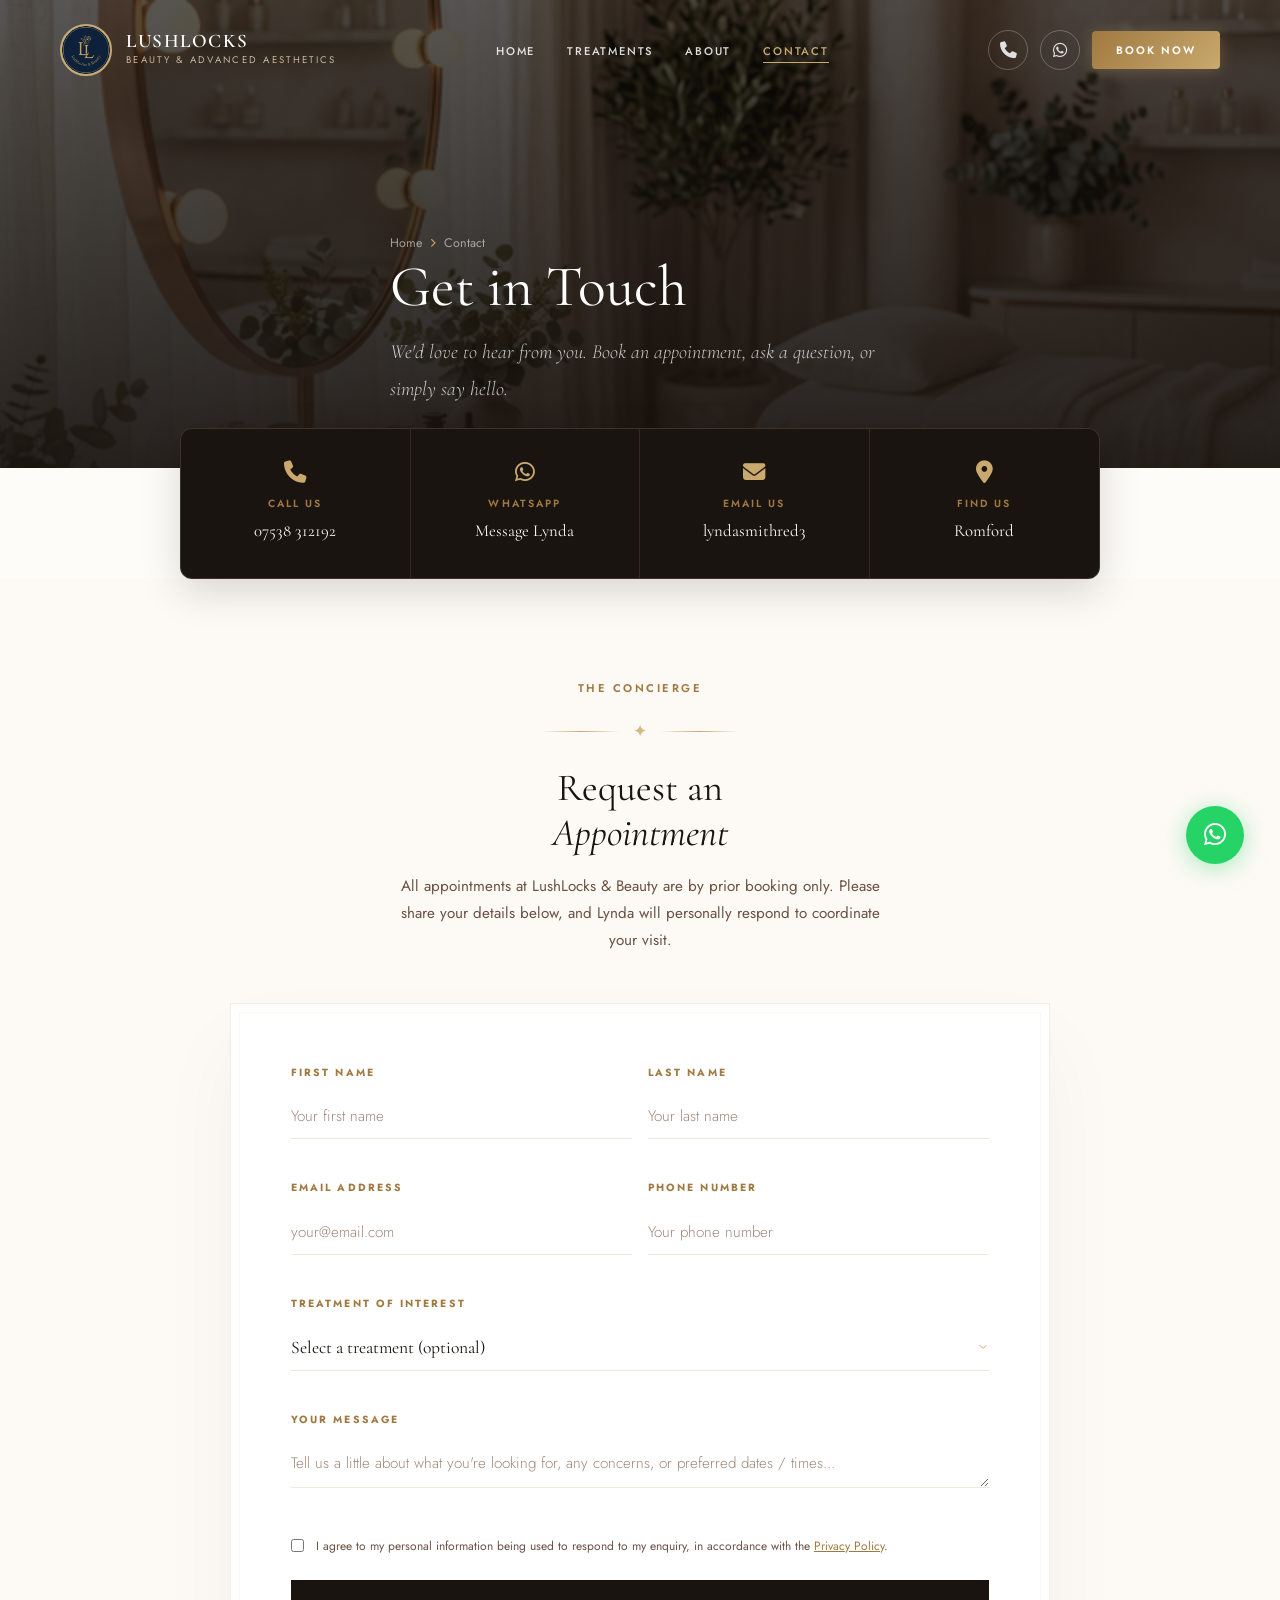
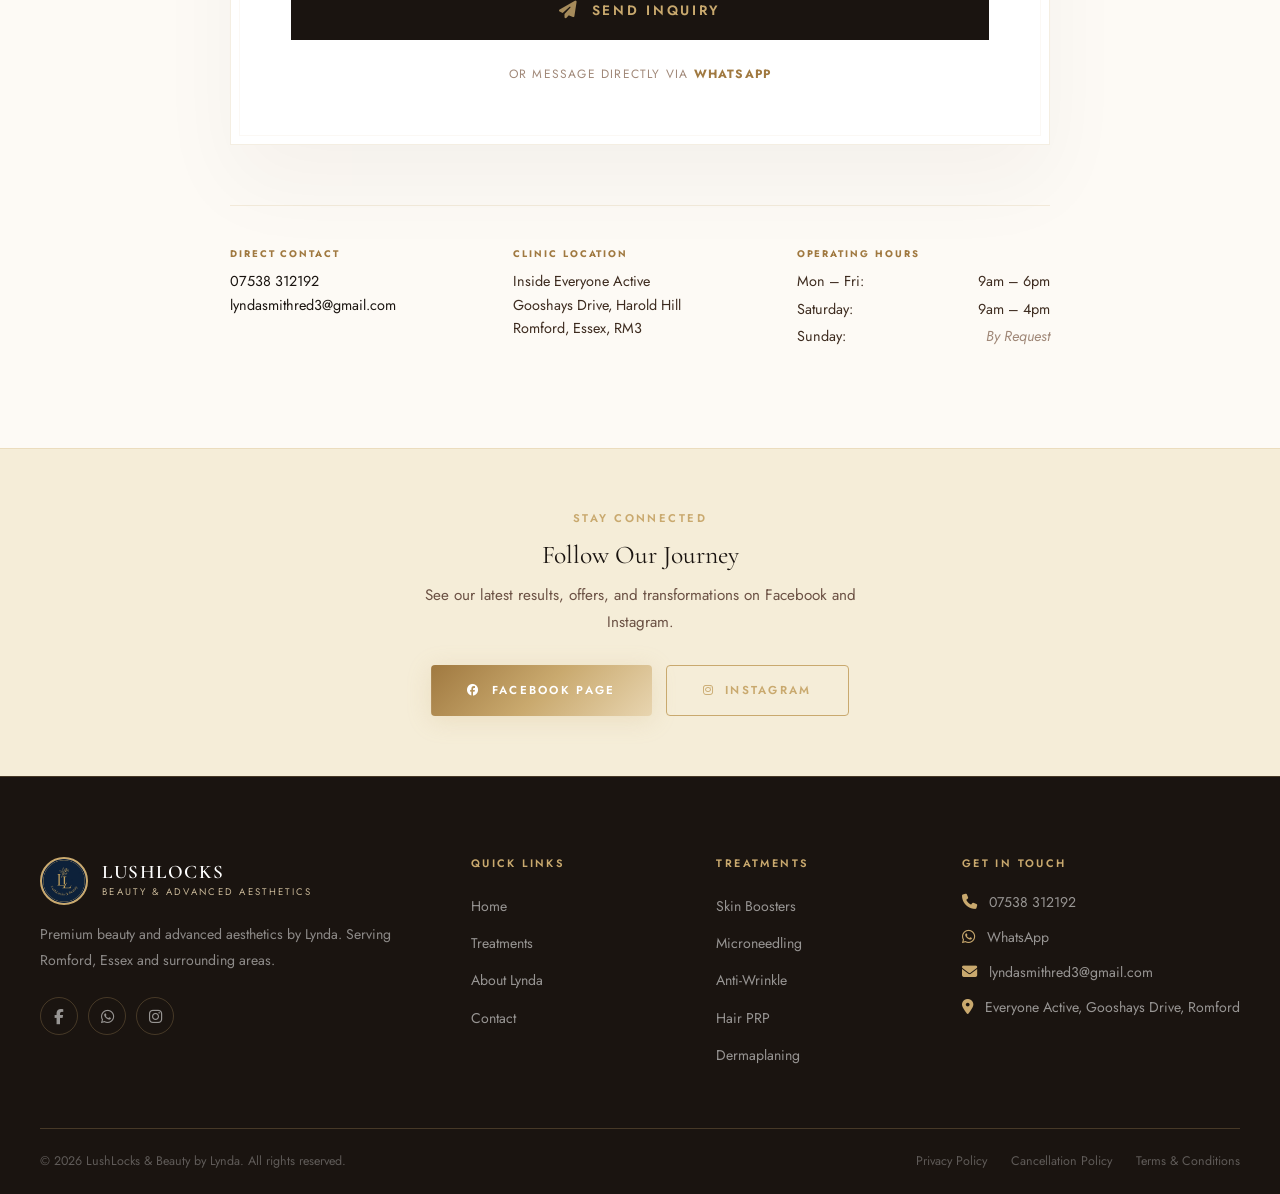
<file: contact.html>
<!DOCTYPE html>
<html lang="en-GB">

<head>
    <meta charset="UTF-8" />
    <meta name="viewport" content="width=device-width, initial-scale=1.0" />
    <meta name="description"
        content="Contact LushLocks & Beauty — Book your appointment with Lynda. Call, WhatsApp, or fill in our contact form. Located in Romford, Essex." />
    <title>Contact &amp; Book | LushLocks & Beauty — Advanced Aesthetics</title>
  <link rel="canonical" href="https://www.lushlocksandbeauty.co.uk/contact.html" />
  <meta property="og:title" content="Contact &amp; Book | LushLocks & Beauty — Advanced Aesthetics" />
  <meta property="og:description" content="Premium skin treatments, anti-wrinkle, microneedling, Hair PRP, fillers and more in Romford, Essex." />
  <meta property="og:url" content="https://www.lushlocksandbeauty.co.uk/contact.html" />
  <meta property="og:image" content="https://www.lushlocksandbeauty.co.uk/assets/images/logo.png" />
  <meta property="og:type" content="website" />
  <meta name="twitter:card" content="summary_large_image" />
  <meta name="twitter:title" content="Contact &amp; Book | LushLocks & Beauty — Advanced Aesthetics" />
  <meta name="twitter:description" content="Premium skin treatments, anti-wrinkle, microneedling, Hair PRP, fillers and more in Romford, Essex." />
  <meta name="twitter:image" content="https://www.lushlocksandbeauty.co.uk/assets/images/logo.png" />
  <meta name="robots" content="index, follow" />
    <link rel="stylesheet" href="assets/css/style.css" />
    <link rel="stylesheet" href="https://cdnjs.cloudflare.com/ajax/libs/font-awesome/6.5.0/css/all.min.css" />
    <style>
        .hours-grid {
            display: grid;
            grid-template-columns: 1fr 1fr;
            gap: 0;
        }

        .hours-row {
            display: flex;
            justify-content: space-between;
            padding: 12px 0;
            border-bottom: 1px solid var(--border-light);
            font-size: 0.88rem;
        }

        .hours-row:last-child {
            border-bottom: none;
        }

        .hours-day {
            color: var(--text-light);
        }

        .hours-time {
            color: var(--gold-dark);
            font-weight: 600;
        }

        .hours-time.closed {
            color: var(--muted);
            font-weight: 400;
            font-style: italic;
        }

        .quick-contact-bar {
            margin-top: -40px;
            position: relative;
            z-index: 10;
            padding: 0 20px;
        }

        .quick-bar-inner {
            background: var(--dark);
            border-radius: var(--radius-lg);
            padding: 0;
            display: grid;
            grid-template-columns: repeat(4, 1fr);
            box-shadow: 0 12px 40px rgba(0, 0, 0, 0.15);
            border: 1px solid rgba(201, 169, 110, 0.2);
        }

        .quick-action {
            display: flex;
            flex-direction: column;
            align-items: center;
            justify-content: center;
            text-align: center;
            gap: 12px;
            padding: 32px 20px;
            text-decoration: none;
            border-right: 1px solid rgba(201, 169, 110, 0.15);
            transition: background 0.3s ease;
        }

        .quick-action:last-child {
            border-right: none;
        }

        .quick-action:hover {
            background: rgba(255, 255, 255, 0.03);
        }

        .quick-action i {
            font-size: 1.4rem;
            color: var(--gold);
            transition: transform 0.3s ease;
        }

        .quick-action:hover i {
            transform: translateY(-3px);
        }

        .qa-label {
            font-family: var(--font-sans);
            font-size: 0.65rem;
            font-weight: 600;
            letter-spacing: 0.2em;
            text-transform: uppercase;
            color: var(--gold-dark);
            margin-bottom: 4px;
        }

        .qa-value {
            font-family: var(--font-serif);
            font-size: 1.05rem;
            color: var(--cream);
        }

        .whatsapp-action i {
            color: var(--gold);
        }

        .whatsapp-action:hover i {
            color: #25D366;
        }

        @media (max-width: 900px) {
            .quick-bar-inner {
                grid-template-columns: repeat(2, 1fr);
            }

            .quick-action:nth-child(1),
            .quick-action:nth-child(2) {
                border-bottom: 1px solid rgba(201, 169, 110, 0.15);
            }

            .quick-action:nth-child(1),
            .quick-action:nth-child(3) {
                border-right: 1px solid rgba(201, 169, 110, 0.15);
            }

            .quick-action:nth-child(2),
            .quick-action:nth-child(4) {
                border-right: none;
            }
        }

        @media (max-width: 500px) {
            .quick-contact-bar {
                padding: 0 16px;
                margin-top: -30px;
            }

            .quick-action {
                padding: 24px 12px;
                gap: 8px;
            }

            .quick-action i {
                font-size: 1.2rem;
            }

            .qa-label {
                font-size: 0.55rem;
            }

            .qa-value {
                font-size: 0.85rem;
            }
        }

        /* ─── Concierge Form ─── */
        .concierge-form-wrap {
            background: #fff;
            padding: 60px;
            border: 1px solid rgba(201, 169, 110, 0.2);
            box-shadow: 0 40px 80px rgba(43, 34, 24, 0.04);
            position: relative;
            margin-bottom: 60px;
        }

        .concierge-form-wrap::before {
            content: '';
            position: absolute;
            top: 8px;
            left: 8px;
            right: 8px;
            bottom: 8px;
            border: 1px solid rgba(201, 169, 110, 0.08);
            pointer-events: none;
        }

        .concierge-form .form-group {
            margin-bottom: 40px;
        }

        .concierge-form .form-group label {
            font-family: var(--font-sans);
            font-size: 0.65rem;
            font-weight: 700;
            letter-spacing: 0.2em;
            text-transform: uppercase;
            color: var(--gold-dark);
            margin-bottom: 12px;
            display: block;
        }

        .concierge-input {
            width: 100%;
            background: transparent;
            border: none;
            border-bottom: 1px solid var(--border);
            padding: 12px 0;
            font-size: 1.1rem;
            color: var(--dark);
            transition: var(--transition);
            font-family: var(--font-serif);
        }

        .concierge-input:focus {
            outline: none;
            border-bottom-color: var(--gold);
        }

        .concierge-input::placeholder {
            color: var(--muted);
            font-family: var(--font-sans);
            font-size: 0.95rem;
            font-weight: 300;
        }

        textarea.concierge-input {
            resize: vertical;
            min-height: 48px;
            max-height: 300px;
        }

        select.concierge-input {
            color: var(--dark);
            appearance: none;
            background-image: url("data:image/svg+xml,%3Csvg xmlns='http://www.w3.org/2000/svg' width='12' height='12' viewBox='0 0 24 24' fill='none' stroke='%23C9A96E' stroke-width='2' stroke-linecap='round' stroke-linejoin='round'%3E%3Cpolyline points='6 9 12 15 18 9'%3E%3C/polyline%3E%3C/svg%3E");
            background-repeat: no-repeat;
            background-position: right 0 center;
        }

        .concierge-submit {
            width: 100%;
            padding: 20px;
            background: var(--dark);
            color: var(--gold);
            border: none;
            font-family: var(--font-sans);
            font-size: 0.85rem;
            font-weight: 600;
            letter-spacing: 0.2em;
            text-transform: uppercase;
            cursor: pointer;
            transition: var(--transition);
            display: flex;
            justify-content: center;
            align-items: center;
            gap: 12px;
            margin-top: 24px;
        }

        .concierge-submit:hover {
            background: var(--gold-dark);
            color: #fff;
        }

        .concierge-footer {
            display: flex;
            justify-content: space-between;
            flex-wrap: wrap;
            gap: 30px;
            padding-top: 40px;
            border-top: 1px solid rgba(201, 169, 110, 0.2);
        }

        .concierge-info-item {
            flex: 1;
            min-width: 200px;
        }

        .concierge-info-label {
            font-family: var(--font-sans);
            font-size: 0.6rem;
            font-weight: 700;
            letter-spacing: 0.2em;
            text-transform: uppercase;
            color: var(--gold-dark);
            margin-bottom: 8px;
        }

        .concierge-info-value {
            font-size: 0.9rem;
            color: var(--text);
            line-height: 1.6;
            font-family: var(--font-sans);
        }

        .concierge-info-value a {
            color: var(--dark);
            text-decoration: none;
            transition: color 0.3s ease;
        }

        .concierge-info-value a:hover {
            color: var(--gold);
        }

        @media (max-width: 768px) {
            .concierge-form-wrap {
                padding: 40px 24px;
            }
        }
    </style>
</head>

<body>

    <!-- NAVBAR -->
    <nav id="navbar" class="transparent">
        <a href="index.html" class="nav-logo">
            <img src="assets/images/logo.png" alt="LushLocks Logo" />
            <div class="nav-logo-text">
                <span class="nav-logo-name">LushLocks</span>
                <span class="nav-logo-sub">Beauty &amp; Advanced Aesthetics</span>
            </div>
        </a>
        <ul class="nav-links">
            <li><a href="index.html">Home</a></li>
            <li><a href="treatments.html">Treatments</a></li>
            <li><a href="about.html">About</a></li>
            <li><a href="contact.html" class="active">Contact</a></li>

        </ul>
        <div class="nav-actions">
            <a href="tel:07538312192" class="nav-icon-btn"><i class="fa-solid fa-phone"></i></a>
            <a href="https://wa.me/447538312192" target="_blank" rel="noopener noreferrer" class="nav-icon-btn whatsapp"><i
                    class="fa-brands fa-whatsapp"></i></a>
            <a href="book.html" class="nav-book-btn">Book Now</a>
        </div>
        <div class="hamburger"><span></span><span></span><span></span></div>
    </nav>
  <main id=\"main-content\">

    <div class="mobile-nav">
        <button class="mobile-nav-close" aria-label="Close menu"><i class="fa-solid fa-xmark"></i></button>
        <div class="mobile-nav-brand">
            <img src="assets/images/logo.png" alt="LushLocks & Beauty Logo" />
            <div class="mobile-nav-brand-text">
                <span class="name">LushLocks</span>
                <span class="sub">Beauty &amp; Aesthetics</span>
            </div>
        </div>
        <a href="index.html">Home</a>
        <a href="treatments.html">Treatments</a>
        <a href="about.html">About</a>
        <a href="contact.html">Contact</a>
        <a href="book.html">Book Now</a>

        <div class="mobile-nav-actions">
            <a href="tel:07538312192" class="btn btn-outline"><i class="fa-solid fa-phone"></i> Call</a>
            <a href="https://wa.me/447538312192" target="_blank" rel="noopener noreferrer" class="btn btn-primary"><i
                    class="fa-brands fa-whatsapp"></i> WhatsApp</a>
        </div>
    </div>

    <!-- PAGE HERO -->
    <section class="page-hero">
        <div class="page-hero-bg" style="background-image:url('assets/images/hero-bg.png');"></div>
        <div class="page-hero-overlay"></div>
        <div class="container page-hero-content">
            <div class="breadcrumb">
                <a href="index.html">Home</a>
                <i class="fa-solid fa-chevron-right"></i>
                <span>Contact</span>
            </div>
            <h1 class="headline">Get in Touch</h1>
            <p class="lead" style="color:rgba(255,255,255,0.75);max-width:500px;">We'd love to hear from you. Book an
                appointment, ask a question, or simply say hello.</p>
        </div>
    </section>

    <!-- QUICK CONTACT BAR -->
    <div class="quick-contact-bar">
        <div class="container" style="max-width: 1000px;">
            <div class="quick-bar-inner reveal">
                <a href="tel:07538312192" class="quick-action">
                    <i class="fa-solid fa-phone"></i>
                    <div>
                        <div class="qa-label">Call Us</div>
                        <div class="qa-value">07538 312192</div>
                    </div>
                </a>
                <a href="https://wa.me/447538312192" target="_blank" rel="noopener noreferrer"
                    class="quick-action whatsapp-action">
                    <i class="fa-brands fa-whatsapp"></i>
                    <div>
                        <div class="qa-label">WhatsApp</div>
                        <div class="qa-value">Message Lynda</div>
                    </div>
                </a>
                <a href="mailto:lyndasmithred3@gmail.com" class="quick-action">
                    <i class="fa-solid fa-envelope"></i>
                    <div>
                        <div class="qa-label">Email Us</div>
                        <div class="qa-value">lyndasmithred3</div>
                    </div>
                </a>
                <a href="https://maps.google.com/?q=Everyone+Active+Gooshays+Drive+Romford" target="_blank"
                    rel="noopener" class="quick-action">
                    <i class="fa-solid fa-location-dot"></i>
                    <div>
                        <div class="qa-label">Find Us</div>
                        <div class="qa-value">Romford</div>
                    </div>
                </a>
            </div>
        </div>
    </div>

    <!-- CONCIERGE BOOKING SECTION -->
    <section class="section" style="background:#fdfaf5;" id="book">
        <div class="container-narrow">
            <div class="concierge-header text-center reveal">
                <p class="eyebrow" style="color:var(--gold-dark);">The Concierge</p>
                <div class="gold-divider center"><span>✦</span></div>
                <h2 class="subheadline" style="margin-bottom:16px;">Request an<br /><em>Appointment</em></h2>
                <p class="body-text"
                    style="margin-bottom:48px; max-width: 500px; margin-left: auto; margin-right: auto; line-height: 1.8;">
                    All appointments at LushLocks &amp; Beauty are by prior booking only. Please share your details
                    below, and Lynda will personally respond to coordinate your visit.
                </p>
            </div>

            <div class="concierge-form-wrap reveal reveal-delay-1">
                <form id="contactForm" class="concierge-form" novalidate>
                    <div class="form-row">
                        <div class="form-group" style="flex:1;">
                            <label for="firstName">First Name</label>
                            <input type="text" id="firstName" name="firstName" class="concierge-input"
                                placeholder="Your first name" required />
                        </div>
                        <div class="form-group" style="flex:1;">
                            <label for="lastName">Last Name</label>
                            <input type="text" id="lastName" name="lastName" class="concierge-input"
                                placeholder="Your last name" required />
                        </div>
                    </div>

                    <div class="form-row">
                        <div class="form-group" style="flex:1;">
                            <label for="email">Email Address</label>
                            <input type="email" id="email" name="email" class="concierge-input"
                                placeholder="your@email.com" required />
                        </div>
                        <div class="form-group" style="flex:1;">
                            <label for="phone">Phone Number</label>
                            <input type="tel" id="phone" name="phone" class="concierge-input"
                                placeholder="Your phone number" />
                        </div>
                    </div>

                    <div class="form-group">
                        <label for="treatment">Treatment of Interest</label>
                        <select id="treatment" name="treatment" class="concierge-input">
                            <option value="">Select a treatment (optional)</option>
                            <optgroup label="Advanced Aesthetics">
                                <option>Premium Skin Boosters + PDRN</option>
                                <option>Microneedling</option>
                                <option>Anti-Wrinkle Treatment</option>
                                <option>Lip Filler</option>
                            </optgroup>
                            <optgroup label="Hair Treatments">
                                <option>Hair PRP</option>
                            </optgroup>
                            <optgroup label="Beauty &amp; Relaxation">
                                <option>Dermaplaning</option>
                                <option>Full Facial</option>
                                <option>Massage</option>
                                <option>HydraFacial</option>
                                <option>Chemical Peel</option>
                                <option>Collagen Boost</option>
                            </optgroup>
                            <option>General Enquiry / Consultation</option>
                        </select>
                    </div>

                    <div class="form-group">
                        <label for="message">Your Message</label>
                        <textarea id="message" name="message" class="concierge-input"
                            placeholder="Tell us a little about what you're looking for, any concerns, or preferred dates / times..."
                            rows="1"></textarea>
                    </div>

                    <div style="margin-bottom:24px;">
                        <label
                            style="display:flex;align-items:flex-start;gap:12px;cursor:pointer;font-size:0.75rem;color:var(--text-light);line-height:1.6;font-family:var(--font-sans);text-transform:none;letter-spacing:normal;">
                            <input type="checkbox" id="consent" name="consent"
                                style="margin-top:2px;accent-color:var(--gold-dark);" required />
                            <span>I agree to my personal information being used to respond to my enquiry, in accordance
                                with
                                the <a href="policy.html#privacy"
                                    style="color:var(--gold-dark);text-decoration:underline;white-space:nowrap;">Privacy
                                    Policy</a>.</span>
                        </label>
                    </div>

                    <button type="submit" class="concierge-submit">
                        <i class="fa-solid fa-paper-plane" style="font-size: 1.1rem; opacity: 0.8;"></i>
                        Send Inquiry
                    </button>

                    <p
                        style="margin-top:24px;font-size:0.75rem;color:var(--muted);text-align:center;text-transform:uppercase;letter-spacing:0.1em;">
                        Or message directly via <a href="https://wa.me/447538312192" target="_blank" rel="noopener noreferrer"
                            style="color:var(--gold-dark);font-weight:700;text-decoration:none;">WhatsApp</a>
                    </p>
                </form>
            </div>

            <div class="concierge-footer reveal reveal-delay-2">
                <div class="concierge-info-item">
                    <div class="concierge-info-label">Direct Contact</div>
                    <div class="concierge-info-value">
                        <a href="tel:07538312192">07538 312192</a><br />
                        <a href="mailto:lyndasmithred3@gmail.com">lyndasmithred3@gmail.com</a>
                    </div>
                </div>
                <div class="concierge-info-item">
                    <div class="concierge-info-label">Clinic Location</div>
                    <div class="concierge-info-value">
                        Inside Everyone Active<br />
                        Gooshays Drive, Harold Hill<br />
                        Romford, Essex, RM3
                    </div>
                </div>
                <div class="concierge-info-item">
                    <div class="concierge-info-label">Operating Hours</div>
                    <div class="concierge-info-value" style="display:flex; flex-direction:column; gap:4px;">
                        <div style="display:flex;justify-content:space-between;"><span>Mon – Fri:</span> <span>9am –
                                6pm</span></div>
                        <div style="display:flex;justify-content:space-between;"><span>Saturday:</span> <span>9am –
                                4pm</span></div>
                        <div style="display:flex;justify-content:space-between;"><span>Sunday:</span> <span
                                style="color:var(--muted);font-style:italic;">By Request</span></div>
                    </div>
                </div>
            </div>
        </div>
    </section>

    <!-- SOCIAL CTA -->
    <section class="section-sm" style="background:var(--champagne);border-top:1px solid var(--border);">
        <div class="container text-center">
            <div class="reveal">
                <p class="eyebrow">Stay Connected</p>
                <h3 style="margin:12px 0;font-size:1.6rem;">Follow Our Journey</h3>
                <p class="body-text" style="max-width:480px;margin:0 auto 28px;">See our latest results, offers, and
                    transformations on Facebook and Instagram.</p>
                <div style="display:flex;gap:14px;justify-content:center;flex-wrap:wrap;">
                    <a href="https://www.facebook.com/p/LushLocks-Beauty-61567913738287/" target="_blank" rel="noopener noreferrer"
                        class="btn btn-primary">
                        <i class="fa-brands fa-facebook"></i>
                        Facebook Page
                    </a>
                    <a href="https://www.instagram.com/" target="_blank" rel="noopener noreferrer" class="btn btn-outline">
                        <i class="fa-brands fa-instagram"></i>
                        Instagram
                    </a>
                </div>
            </div>
        </div>
    </section>

    <!-- FOOTER -->
    </main>
  <footer>
        <div class="container">
            <div class="footer-grid">
                <div class="footer-brand">
                    <a href="index.html" class="nav-logo" style="margin-bottom:16px;">
                        <img src="assets/images/logo.png" alt="LushLocks Logo"
                            style="width:48px;height:48px;border-radius:50%;border:2px solid var(--gold);object-fit:cover;" />
                        <div class="nav-logo-text">
                            <span class="nav-logo-name">LushLocks</span>
                            <span class="nav-logo-sub">Beauty &amp; Advanced Aesthetics</span>
                        </div>
                    </a>
                    <p>Premium beauty and advanced aesthetics by Lynda. Serving Romford, Essex and surrounding areas.
                    </p>
                    <div class="footer-socials">
                        <a href="https://www.facebook.com/p/LushLocks-Beauty-61567913738287/" target="_blank" rel="noopener noreferrer"
                            class="footer-social-btn"><i class="fa-brands fa-facebook-f"></i></a>
                        <a href="https://wa.me/447538312192" target="_blank" rel="noopener noreferrer" class="footer-social-btn"><i
                                class="fa-brands fa-whatsapp"></i></a>
                        <a href="https://www.instagram.com/" target="_blank" rel="noopener noreferrer" class="footer-social-btn"><i
                                class="fa-brands fa-instagram"></i></a>
                    </div>
                </div>
                <div class="footer-col">
                    <h4>Quick Links</h4>
                    <ul class="footer-links">
                        <li><a href="index.html">Home</a></li>
                        <li><a href="treatments.html">Treatments</a></li>
                        <li><a href="about.html">About Lynda</a></li>
                        <li><a href="contact.html">Contact</a></li>

                    </ul>
                </div>
                <div class="footer-col">
                    <h4>Treatments</h4>
                    <ul class="footer-links">
                        <li><a href="treatments/skin-boosters.html">Skin Boosters</a></li>
                        <li><a href="treatments/microneedling.html">Microneedling</a></li>
                        <li><a href="treatments/anti-wrinkle.html">Anti-Wrinkle</a></li>
                        <li><a href="treatments/hair-prp.html">Hair PRP</a></li>
                        <li><a href="treatments/dermaplaning.html">Dermaplaning</a></li>
                    </ul>
                </div>
                <div class="footer-col">
                    <h4>Get in Touch</h4>
                    <ul class="footer-contact-list">
                        <li class="footer-contact-item"><i class="fa-solid fa-phone"></i><a href="tel:07538312192">07538
                                312192</a></li>
                        <li class="footer-contact-item"><i class="fa-brands fa-whatsapp"></i><a
                                href="https://wa.me/447538312192" target="_blank" rel="noopener noreferrer">WhatsApp</a></li>
                        <li class="footer-contact-item"><i class="fa-solid fa-envelope"></i><a
                                href="mailto:lyndasmithred3@gmail.com">lyndasmithred3@gmail.com</a></li>
                        <li class="footer-contact-item"><i class="fa-solid fa-location-dot"></i><span>Everyone Active,
                                Gooshays Drive, Romford</span></li>
                    </ul>
                </div>
            </div>
        </div>
        <div class="container">
            <div class="footer-bottom">
                <p>© 2026 LushLocks &amp; Beauty by Lynda. All rights reserved.</p>
                <div class="footer-bottom-links">
                    <a href="policy.html#privacy">Privacy Policy</a>
                    <a href="policy.html#cancellation">Cancellation Policy</a>
                    <a href="policy.html#terms">Terms &amp; Conditions</a>
                </div>
            </div>
        </div>
    </footer>

    <div class="whatsapp-float">
        <span class="whatsapp-float-label">Chat with Lynda</span>
        <a href="https://wa.me/447538312192" target="_blank" rel="noopener noreferrer" class="whatsapp-float-btn"><i
                class="fa-brands fa-whatsapp"></i></a>
    </div>

    <script src="assets/js/main.js"></script>

  <div id="cookie-notice" class="cookie-notice" style="display: none;">
    <div class="container cookie-content">
      <p>We use cookies to ensure you have the best experience in our private clinic. By continuing to browse, you agree to our <a href="policy.html#cookies">Cookie Policy</a>.</p>
      <div class="cookie-actions">
        <button id="cookie-accept" class="btn btn-primary btn-sm">Accept</button>
      </div>
    </div>
  </div>
</body>

</html>
</file>
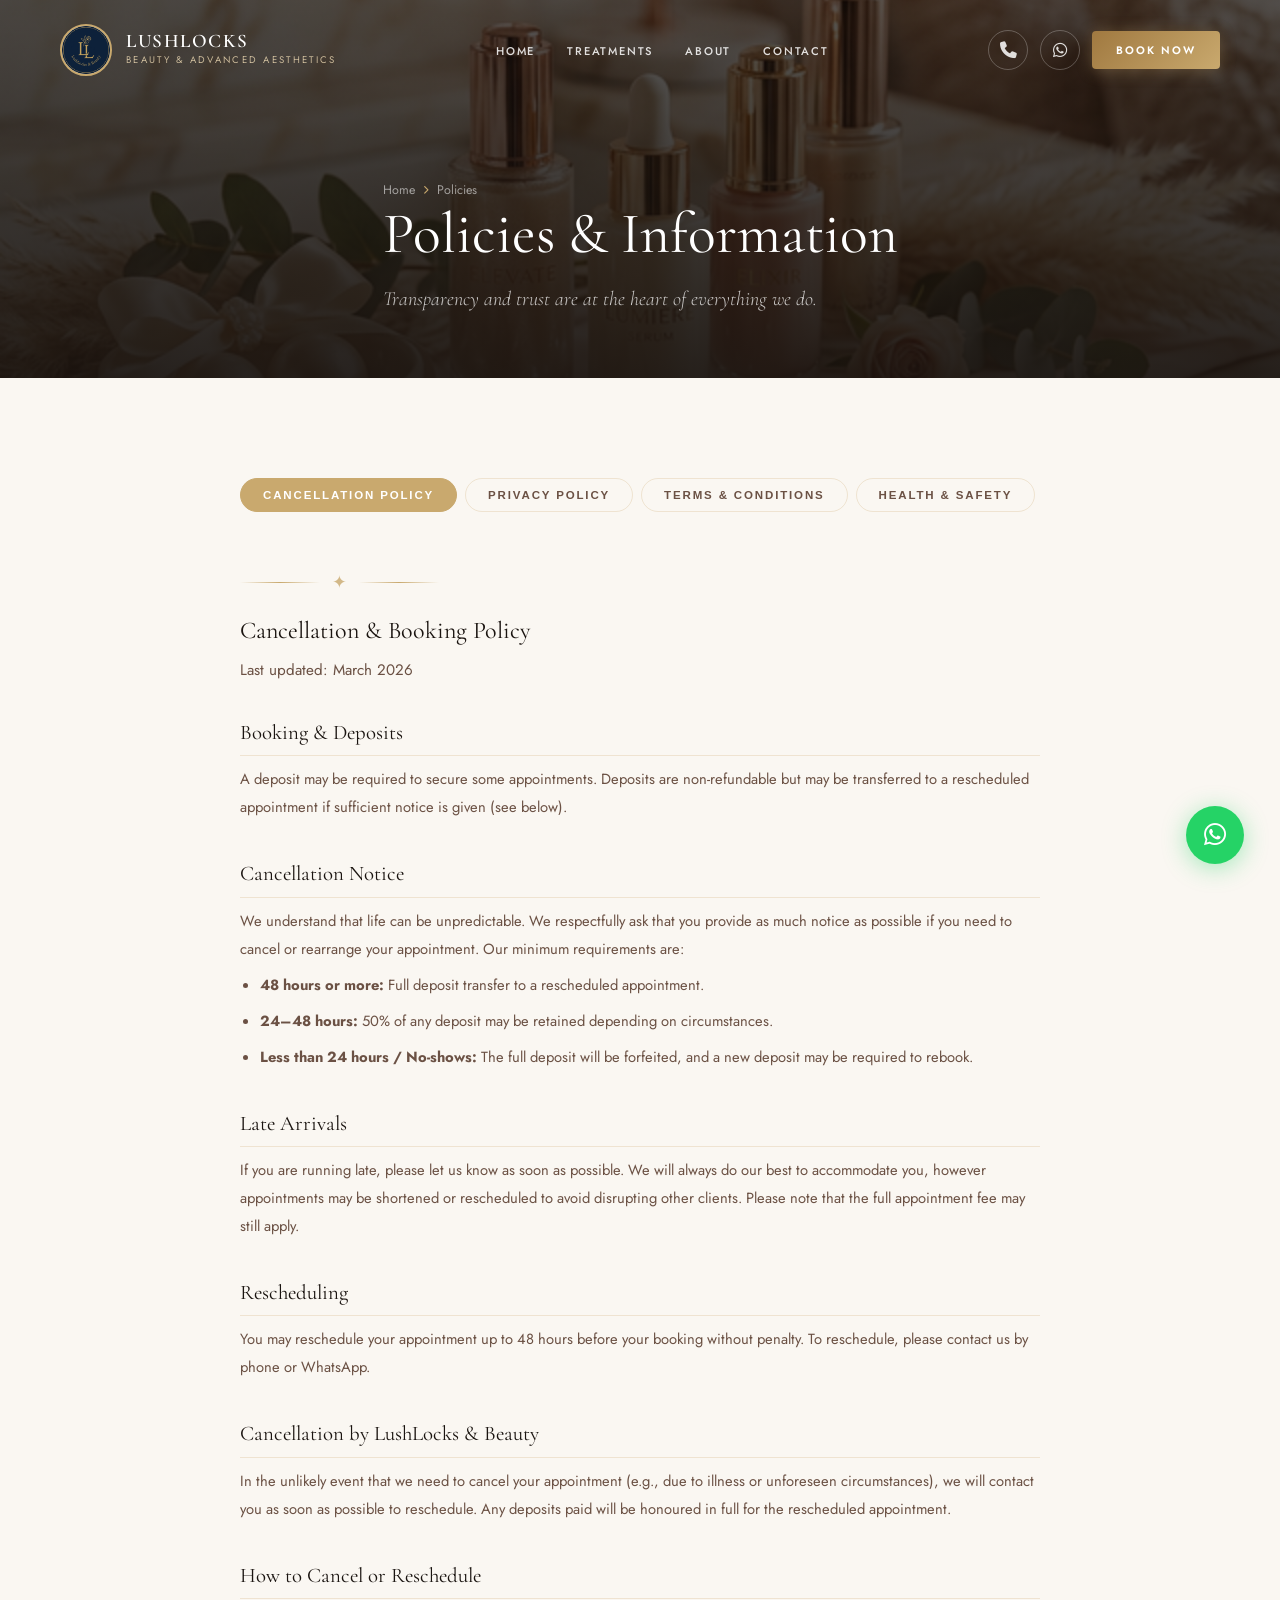
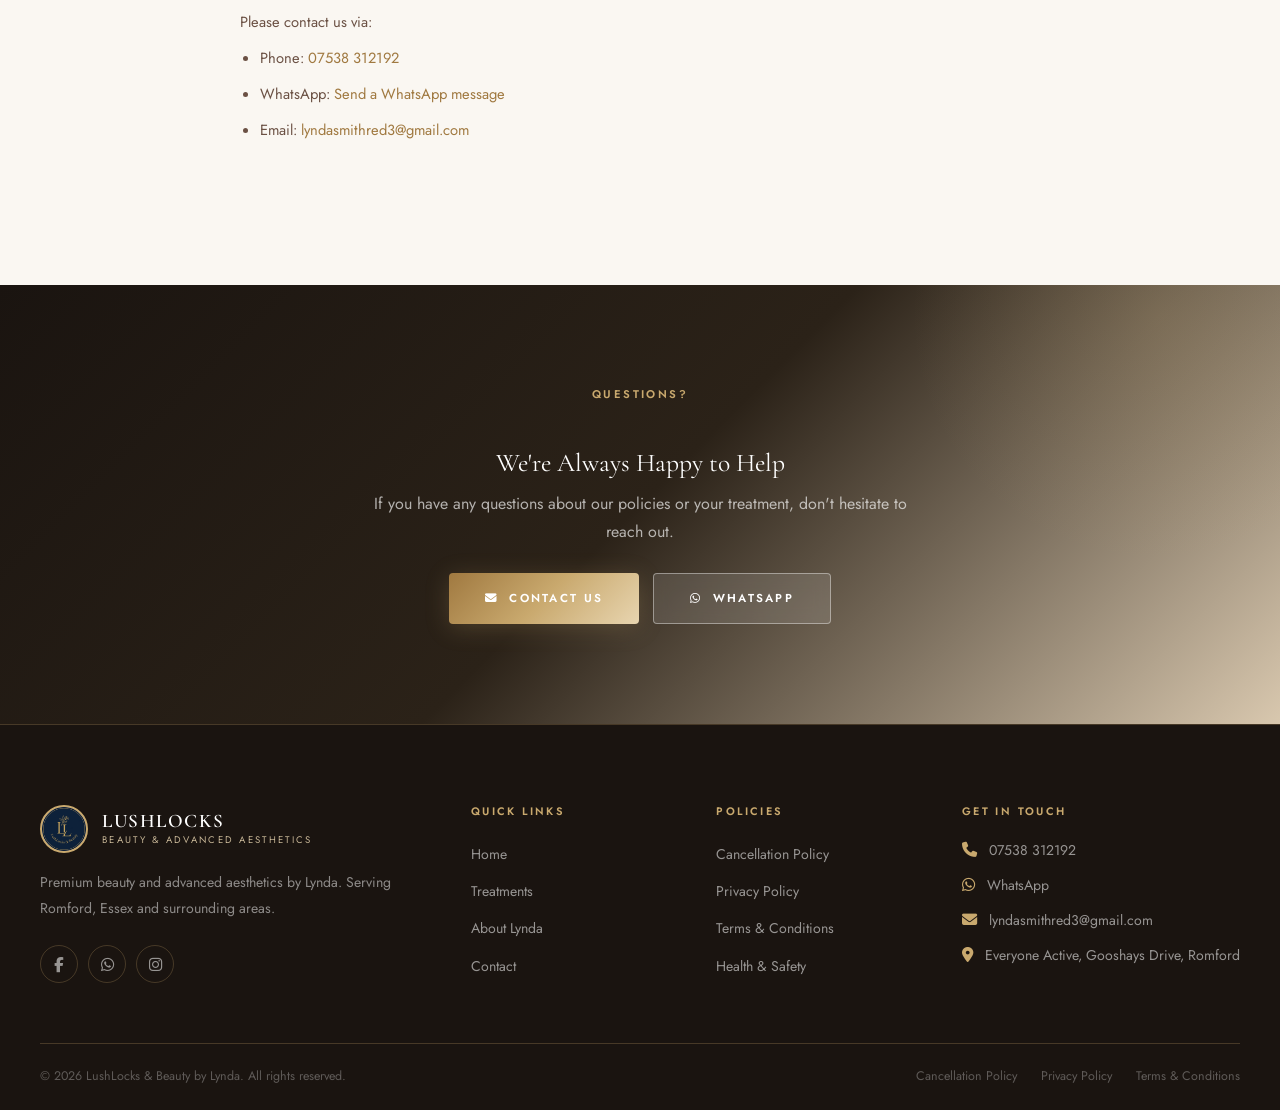
<file: policy.html>
<!DOCTYPE html>
<html lang="en-GB">

<head>
    <meta charset="UTF-8" />
    <meta name="viewport" content="width=device-width, initial-scale=1.0" />
    <meta name="description"
        content="LushLocks & Beauty — Policies: Cancellation Policy, Privacy Policy, and Terms & Conditions." />
    <title>Policies | LushLocks & Beauty</title>
  <link rel="canonical" href="https://www.lushlocksandbeauty.co.uk/policy.html" />
  <meta property="og:title" content="Policies | LushLocks & Beauty" />
  <meta property="og:description" content="Premium skin treatments, anti-wrinkle, microneedling, Hair PRP, fillers and more in Romford, Essex." />
  <meta property="og:url" content="https://www.lushlocksandbeauty.co.uk/policy.html" />
  <meta property="og:image" content="https://www.lushlocksandbeauty.co.uk/assets/images/logo.png" />
  <meta property="og:type" content="website" />
  <meta name="twitter:card" content="summary_large_image" />
  <meta name="twitter:title" content="Policies | LushLocks & Beauty" />
  <meta name="twitter:description" content="Premium skin treatments, anti-wrinkle, microneedling, Hair PRP, fillers and more in Romford, Essex." />
  <meta name="twitter:image" content="https://www.lushlocksandbeauty.co.uk/assets/images/logo.png" />
  <meta name="robots" content="index, follow" />
    <link rel="stylesheet" href="assets/css/style.css" />
    <link rel="stylesheet" href="https://cdnjs.cloudflare.com/ajax/libs/font-awesome/6.5.0/css/all.min.css" />
</head>

<body>

    <!-- NAVBAR -->
    <nav id="navbar" class="transparent">
        <a href="index.html" class="nav-logo">
            <img src="assets/images/logo.png" alt="LushLocks Logo" />
            <div class="nav-logo-text">
                <span class="nav-logo-name">LushLocks</span>
                <span class="nav-logo-sub">Beauty &amp; Advanced Aesthetics</span>
            </div>
        </a>
        <ul class="nav-links">
            <li><a href="index.html">Home</a></li>
            <li><a href="treatments.html">Treatments</a></li>
            <li><a href="about.html">About</a></li>
            <li><a href="contact.html">Contact</a></li>

        </ul>
        <div class="nav-actions">
            <a href="tel:07538312192" class="nav-icon-btn"><i class="fa-solid fa-phone"></i></a>
            <a href="https://wa.me/447538312192" target="_blank" rel="noopener noreferrer" class="nav-icon-btn whatsapp"><i
                    class="fa-brands fa-whatsapp"></i></a>
            <a href="book.html" class="nav-book-btn">Book Now</a>
        </div>
        <div class="hamburger"><span></span><span></span><span></span></div>
    </nav>
  <main id=\"main-content\">

    <div class="mobile-nav">
        <button class="mobile-nav-close" aria-label="Close menu"><i class="fa-solid fa-xmark"></i></button>
        <div class="mobile-nav-brand">
            <img src="assets/images/logo.png" alt="LushLocks & Beauty Logo" />
            <div class="mobile-nav-brand-text">
                <span class="name">LushLocks</span>
                <span class="sub">Beauty &amp; Aesthetics</span>
            </div>
        </div>
        <a href="index.html">Home</a>
        <a href="treatments.html">Treatments</a>
        <a href="about.html">About</a>
        <a href="contact.html">Contact</a>
        <a href=\"book.html">Book Now</a>

        <div class="mobile-nav-actions">
            <a href="tel:07538312192" class="btn btn-outline"><i class="fa-solid fa-phone"></i> Call</a>
            <a href="https://wa.me/447538312192" target="_blank" rel="noopener noreferrer" class="btn btn-primary"><i
                    class="fa-brands fa-whatsapp"></i> WhatsApp</a>
        </div>
    </div>

    <!-- PAGE HERO -->
    <section class="page-hero" style="min-height:320px;height:42vh;">
        <div class="page-hero-bg" style="background-image:url('assets/images/about-bg.png');"></div>
        <div class="page-hero-overlay"></div>
        <div class="container page-hero-content">
            <div class="breadcrumb">
                <a href="index.html">Home</a>
                <i class="fa-solid fa-chevron-right"></i>
                <span>Policies</span>
            </div>
            <h1 class="headline">Policies &amp; Information</h1>
            <p class="lead" style="color:rgba(255,255,255,0.75);">Transparency and trust are at the heart of everything
                we do.</p>
        </div>
    </section>

    <!-- POLICIES -->
    <section class="section" style="background:var(--cream);">
        <div class="container">
            <div class="policy-content">

                <!-- Tab Nav -->
                <div class="policy-nav reveal">
                    <button class="policy-nav-btn active" data-policy="cancellation">Cancellation Policy</button>
                    <button class="policy-nav-btn" data-policy="privacy">Privacy Policy</button>
                    <button class="policy-nav-btn" data-policy="terms">Terms &amp; Conditions</button>
                    <button class="policy-nav-btn" data-policy="health">Health &amp; Safety</button>
                </div>

                <!-- Cancellation Policy -->
                <div class="policy-section active" id="cancellation">
                    <div class="gold-divider"><span>✦</span></div>
                    <h2>Cancellation &amp; Booking Policy</h2>
                    <p class="body-text" style="margin-top:12px;margin-bottom:36px;">Last updated: March 2026</p>

                    <div class="policy-block">
                        <h3>Booking &amp; Deposits</h3>
                        <p>A deposit may be required to secure some appointments. Deposits are non-refundable but may be
                            transferred to a rescheduled appointment if sufficient notice is given (see below).</p>
                    </div>

                    <div class="policy-block">
                        <h3>Cancellation Notice</h3>
                        <p>We understand that life can be unpredictable. We respectfully ask that you provide as much
                            notice as possible if you need to cancel or rearrange your appointment. Our minimum
                            requirements are:</p>
                        <ul>
                            <li><strong>48 hours or more:</strong> Full deposit transfer to a rescheduled appointment.
                            </li>
                            <li><strong>24–48 hours:</strong> 50% of any deposit may be retained depending on
                                circumstances.</li>
                            <li><strong>Less than 24 hours / No-shows:</strong> The full deposit will be forfeited, and
                                a new deposit may be required to rebook.</li>
                        </ul>
                    </div>

                    <div class="policy-block">
                        <h3>Late Arrivals</h3>
                        <p>If you are running late, please let us know as soon as possible. We will always do our best
                            to accommodate you, however appointments may be shortened or rescheduled to avoid disrupting
                            other clients. Please note that the full appointment fee may still apply.</p>
                    </div>

                    <div class="policy-block">
                        <h3>Rescheduling</h3>
                        <p>You may reschedule your appointment up to 48 hours before your booking without penalty. To
                            reschedule, please contact us by phone or WhatsApp.</p>
                    </div>

                    <div class="policy-block">
                        <h3>Cancellation by LushLocks &amp; Beauty</h3>
                        <p>In the unlikely event that we need to cancel your appointment (e.g., due to illness or
                            unforeseen circumstances), we will contact you as soon as possible to reschedule. Any
                            deposits paid will be honoured in full for the rescheduled appointment.</p>
                    </div>

                    <div class="policy-block">
                        <h3>How to Cancel or Reschedule</h3>
                        <p>Please contact us via:</p>
                        <ul>
                            <li>Phone: <a href="tel:07538312192" style="color:var(--gold-dark);">07538 312192</a></li>
                            <li>WhatsApp: <a href="https://wa.me/447538312192" target="_blank" rel="noopener noreferrer"
                                    style="color:var(--gold-dark);">Send a WhatsApp message</a></li>
                            <li>Email: <a href="mailto:lyndasmithred3@gmail.com"
                                    style="color:var(--gold-dark);">lyndasmithred3@gmail.com</a></li>
                        </ul>
                    </div>
                </div>

                <!-- Privacy Policy -->
                <div class="policy-section" id="privacy">
                    <div class="gold-divider"><span>✦</span></div>
                    <h2>Privacy Policy</h2>
                    <p class="body-text" style="margin-top:12px;margin-bottom:36px;">Last updated: March 2026 —
                        LushLocks &amp; Beauty by Lynda Smith</p>

                    <div class="policy-block">
                        <h3>Who We Are</h3>
                        <p>LushLocks &amp; Beauty is operated by Lynda Smith and is located at Everyone Active, Gooshays
                            Drive, Harold Hill, Romford, Essex RM3. This policy explains how we collect, use, and
                            protect your personal information when you use our services or contact us.</p>
                    </div>

                    <div class="policy-block">
                        <h3>Information We Collect</h3>
                        <p>We may collect the following personal information:</p>
                        <ul>
                            <li>Name, phone number, and email address (when you contact or book with us)</li>
                            <li>Health and medical information relevant to treatments (provided in consultation forms)
                            </li>
                            <li>Communications via WhatsApp, email, or phone</li>
                            <li>Photographs (only with your explicit written consent, for before and after records)</li>
                        </ul>
                    </div>

                    <div class="policy-block">
                        <h3>How We Use Your Information</h3>
                        <p>Your information is used solely to:</p>
                        <ul>
                            <li>Provide and manage your treatments and appointments</li>
                            <li>Contact you regarding bookings, results, or offers (only if you have consented)</li>
                            <li>Maintain accurate treatment and health records as required by professional standards
                            </li>
                            <li>Comply with any applicable legal obligations</li>
                        </ul>
                    </div>

                    <div class="policy-block">
                        <h3>Data Sharing</h3>
                        <p>We will never sell, rent, or share your personal information with third parties for marketing
                            purposes. Your data is kept strictly confidential. We do not share information with any
                            third party unless legally required to do so.</p>
                    </div>

                    <div class="policy-block">
                        <h3>Data Storage &amp; Security</h3>
                        <p>Your personal data is stored securely. Physical records are kept in a locked, secure
                            location. Digital records are protected with appropriate security measures. We retain client
                            records for a minimum of 7 years in line with professional guidelines.</p>
                    </div>

                    <div class="policy-block">
                        <h3>Your Rights</h3>
                        <p>Under UK GDPR, you have the right to:</p>
                        <ul>
                            <li>Access a copy of the personal data we hold about you</li>
                            <li>Request correction of inaccurate data</li>
                            <li>Request deletion of your data (subject to legal retention requirements)</li>
                            <li>Withdraw consent to marketing communications at any time</li>
                        </ul>
                        <p>To exercise any of these rights, please contact us at <a
                                href="mailto:lyndasmithred3@gmail.com"
                                style="color:var(--gold-dark);">lyndasmithred3@gmail.com</a>.</p>
                    </div>

                    <div class="policy-block">
                        <h3>Photographs &amp; Social Media</h3>
                        <p>We will never use your photographs on social media or our website without your explicit prior
                            written consent. If you have previously consented and wish to withdraw this consent, please
                            contact us immediately.</p>
                    </div>

                    <div class="policy-block">
                        <h3>Cookies</h3>
                        <p>This website does not use tracking or advertising cookies. We may use basic session
                            functionality only to ensure the website works correctly.</p>
                    </div>
                </div>

                <!-- Terms & Conditions -->
                <div class="policy-section" id="terms">
                    <div class="gold-divider"><span>✦</span></div>
                    <h2>Terms &amp; Conditions</h2>
                    <p class="body-text" style="margin-top:12px;margin-bottom:36px;">Last updated: March 2026</p>

                    <div class="policy-block">
                        <h3>Acceptance of Terms</h3>
                        <p>By using our services or booking an appointment with LushLocks &amp; Beauty, you agree to the
                            following terms and conditions. Please read them carefully.</p>
                    </div>

                    <div class="policy-block">
                        <h3>Services</h3>
                        <p>All treatments are performed by Lynda Smith, a qualified and insured aesthetics and beauty
                            practitioner. Treatment results can vary from person to person, and no specific results are
                            guaranteed. Lynda will always provide an honest assessment of expected outcomes during your
                            consultation.</p>
                    </div>

                    <div class="policy-block">
                        <h3>Consultations &amp; Suitability</h3>
                        <p>Some treatments require a consultation prior to commencement. Lynda reserves the right to
                            decline or defer a treatment if, in her professional judgement, it would not be safe or
                            appropriate for the client at that time. This is always done in the best interest of the
                            client.</p>
                    </div>

                    <div class="policy-block">
                        <h3>Medical History</h3>
                        <p>Clients must complete a full and accurate medical history and consultation form prior to
                            treatment. Failure to disclose relevant medical conditions may result in adverse reactions,
                            and LushLocks &amp; Beauty cannot be held liable for any complications arising from
                            undisclosed information.</p>
                    </div>

                    <div class="policy-block">
                        <h3>Patch Tests</h3>
                        <p>Where applicable, a patch test may be required at least 24–48 hours before treatment. Clients
                            who do not attend patch tests will be unable to receive their treatment.</p>
                    </div>

                    <div class="policy-block">
                        <h3>Payments</h3>
                        <p>Payment is required at the time of treatment unless a payment plan has been specifically
                            agreed in advance. We accept cash and bank transfer. Deposits may be required to secure
                            certain bookings and are non-refundable in the event of a late cancellation or no-show.</p>
                    </div>

                    <div class="policy-block">
                        <h3>Complaints</h3>
                        <p>If you have any concerns or complaints about your treatment, please contact Lynda directly
                            and promptly so we can address them. We take all concerns seriously and are committed to
                            resolving any issues to your satisfaction.</p>
                    </div>

                    <div class="policy-block">
                        <h3>Liability</h3>
                        <p>LushLocks &amp; Beauty holds professional indemnity and public liability insurance. We are
                            not liable for any adverse reactions that result from undisclosed medical information or
                            failure to follow aftercare advice. All aftercare instructions must be followed carefully.
                        </p>
                    </div>

                    <div class="policy-block">
                        <h3>Clients Under 18</h3>
                        <p>Most aesthetic treatments are only available to clients aged 18 or over. Some beauty
                            treatments may be available to younger clients with written parental or guardian consent.
                            Please contact us to discuss.</p>
                    </div>

                    <div class="policy-block">
                        <h3>Changes to These Terms</h3>
                        <p>LushLocks &amp; Beauty reserves the right to update these terms at any time. The current
                            version will always be available on this website.</p>
                    </div>
                </div>

                <!-- Health & Safety -->
                <div class="policy-section" id="health">
                    <div class="gold-divider"><span>✦</span></div>
                    <h2>Health &amp; Safety Policy</h2>
                    <p class="body-text" style="margin-top:12px;margin-bottom:36px;">Last updated: March 2026</p>

                    <div class="policy-block">
                        <h3>Our Commitment</h3>
                        <p>At LushLocks &amp; Beauty, your health and safety is our highest priority. Lynda maintains
                            the highest standards of cleanliness, sterilisation, and clinical safety in every treatment
                            she performs.</p>
                    </div>

                    <div class="policy-block">
                        <h3>Hygiene Standards</h3>
                        <ul>
                            <li>All tools and equipment are sterilised or single-use where applicable</li>
                            <li>Treatment areas are thoroughly cleaned and disinfected between each client</li>
                            <li>All needles and sharps are disposed of safely in accordance with regulations</li>
                            <li>PPE is used where appropriate</li>
                        </ul>
                    </div>

                    <div class="policy-block">
                        <h3>Contraindications</h3>
                        <p>Treatments may not be suitable if you are pregnant, breastfeeding, have certain skin
                            conditions, are taking specific medications, or have certain medical conditions. A full
                            consultation will identify any contraindications before any treatment begins. Please
                            disclose all relevant health information honestly.</p>
                    </div>

                    <div class="policy-block">
                        <h3>Aftercare</h3>
                        <p>Following your treatment, you will receive specific aftercare advice. It is essential that
                            you follow this advice carefully to achieve the best results and minimise any risk of
                            complications. Please contact Lynda immediately if you have any concerns after your
                            treatment.</p>
                    </div>

                    <div class="policy-block">
                        <h3>Allergies</h3>
                        <p>Please inform us of any known allergies before your treatment, including allergies to
                            specific ingredients or products. Patch tests will be carried out where appropriate. We will
                            always do our utmost to accommodate your needs safely.</p>
                    </div>
                </div>

            </div>
        </div>
    </section>

    <!-- CTA -->
    <section class="section-sm cta-banner">
        <div class="container text-center reveal">
            <p class="eyebrow" style="color:var(--gold);">Questions?</p>
            <h3 style="color:#fff;margin:12px 0;font-size:1.6rem;">We're Always Happy to Help</h3>
            <p style="color:rgba(255,255,255,0.65);margin-bottom:28px;">If you have any questions about our policies or
                your treatment, don't hesitate to reach out.</p>
            <div style="display:flex;gap:14px;justify-content:center;flex-wrap:wrap;">
                <a href="contact.html" class="btn btn-primary"><i class="fa-solid fa-envelope"></i> Contact Us</a>
                <a href="https://wa.me/447538312192" target="_blank" rel="noopener noreferrer" class="btn btn-ghost"><i
                        class="fa-brands fa-whatsapp"></i> WhatsApp</a>
            </div>
        </div>
    </section>

    <!-- FOOTER -->
    </main>
  <footer>
        <div class="container">
            <div class="footer-grid">
                <div class="footer-brand">
                    <a href="index.html" class="nav-logo" style="margin-bottom:16px;">
                        <img src="assets/images/logo.png" alt="LushLocks Logo"
                            style="width:48px;height:48px;border-radius:50%;border:2px solid var(--gold);object-fit:cover;" />
                        <div class="nav-logo-text">
                            <span class="nav-logo-name">LushLocks</span>
                            <span class="nav-logo-sub">Beauty &amp; Advanced Aesthetics</span>
                        </div>
                    </a>
                    <p>Premium beauty and advanced aesthetics by Lynda. Serving Romford, Essex and surrounding areas.
                    </p>
                    <div class="footer-socials">
                        <a href="https://www.facebook.com/p/LushLocks-Beauty-61567913738287/" target="_blank" rel="noopener noreferrer"
                            class="footer-social-btn"><i class="fa-brands fa-facebook-f"></i></a>
                        <a href="https://wa.me/447538312192" target="_blank" rel="noopener noreferrer" class="footer-social-btn"><i
                                class="fa-brands fa-whatsapp"></i></a>
                        <a href="https://www.instagram.com/" target="_blank" rel="noopener noreferrer" class="footer-social-btn"><i
                                class="fa-brands fa-instagram"></i></a>
                    </div>
                </div>
                <div class="footer-col">
                    <h4>Quick Links</h4>
                    <ul class="footer-links">
                        <li><a href="index.html">Home</a></li>
                        <li><a href="treatments.html">Treatments</a></li>
                        <li><a href="about.html">About Lynda</a></li>
                        <li><a href="contact.html">Contact</a></li>

                    </ul>
                </div>
                <div class="footer-col">
                    <h4>Policies</h4>
                    <ul class="footer-links">
                        <li><a href="#cancellation" onclick="switchPolicy('cancellation')">Cancellation Policy</a></li>
                        <li><a href="#privacy" onclick="switchPolicy('privacy')">Privacy Policy</a></li>
                        <li><a href="#terms" onclick="switchPolicy('terms')">Terms &amp; Conditions</a></li>
                        <li><a href="#health" onclick="switchPolicy('health')">Health &amp; Safety</a></li>
                    </ul>
                </div>
                <div class="footer-col">
                    <h4>Get in Touch</h4>
                    <ul class="footer-contact-list">
                        <li class="footer-contact-item"><i class="fa-solid fa-phone"></i><a href="tel:07538312192">07538
                                312192</a></li>
                        <li class="footer-contact-item"><i class="fa-brands fa-whatsapp"></i><a
                                href="https://wa.me/447538312192" target="_blank" rel="noopener noreferrer">WhatsApp</a></li>
                        <li class="footer-contact-item"><i class="fa-solid fa-envelope"></i><a
                                href="mailto:lyndasmithred3@gmail.com">lyndasmithred3@gmail.com</a></li>
                        <li class="footer-contact-item"><i class="fa-solid fa-location-dot"></i><span>Everyone Active,
                                Gooshays Drive, Romford</span></li>
                    </ul>
                </div>
            </div>
        </div>
        <div class="container">
            <div class="footer-bottom">
                <p>© 2026 LushLocks &amp; Beauty by Lynda. All rights reserved.</p>
                <div class="footer-bottom-links">
                    <a href="#cancellation" onclick="switchPolicy('cancellation')">Cancellation Policy</a>
                    <a href="#privacy" onclick="switchPolicy('privacy')">Privacy Policy</a>
                    <a href="#terms" onclick="switchPolicy('terms')">Terms &amp; Conditions</a>
                </div>
            </div>
        </div>
    </footer>

    <div class="whatsapp-float">
        <span class="whatsapp-float-label">Chat with Lynda</span>
        <a href="https://wa.me/447538312192" target="_blank" rel="noopener noreferrer" class="whatsapp-float-btn"><i
                class="fa-brands fa-whatsapp"></i></a>
    </div>

    <script src="assets/js/main.js"></script>
    <script>
        function switchPolicy(id) {
            document.querySelectorAll('.policy-nav-btn').forEach(b => b.classList.remove('active'));
            document.querySelectorAll('.policy-section').forEach(s => s.classList.remove('active'));
            const btn = document.querySelector(`[data-policy="${id}"]`);
            const section = document.getElementById(id);
            if (btn) btn.classList.add('active');
            if (section) section.classList.add('active');
            const policyNav = document.querySelector('.policy-nav');
            if (policyNav) {
                setTimeout(() => policyNav.scrollIntoView({ behavior: 'smooth', block: 'start' }), 100);
            }
        }

        // Handle hash on load
        window.addEventListener('load', () => {
            const hash = window.location.hash.replace('#', '');
            if (hash && ['cancellation', 'privacy', 'terms', 'health'].includes(hash)) {
                switchPolicy(hash);
            }
        });
    </script>

  <div id="cookie-notice" class="cookie-notice" style="display: none;">
    <div class="container cookie-content">
      <p>We use cookies to ensure you have the best experience in our private clinic. By continuing to browse, you agree to our <a href="policy.html#cookies">Cookie Policy</a>.</p>
      <div class="cookie-actions">
        <button id="cookie-accept" class="btn btn-primary btn-sm">Accept</button>
      </div>
    </div>
  </div>
</body>

</html>
</file>
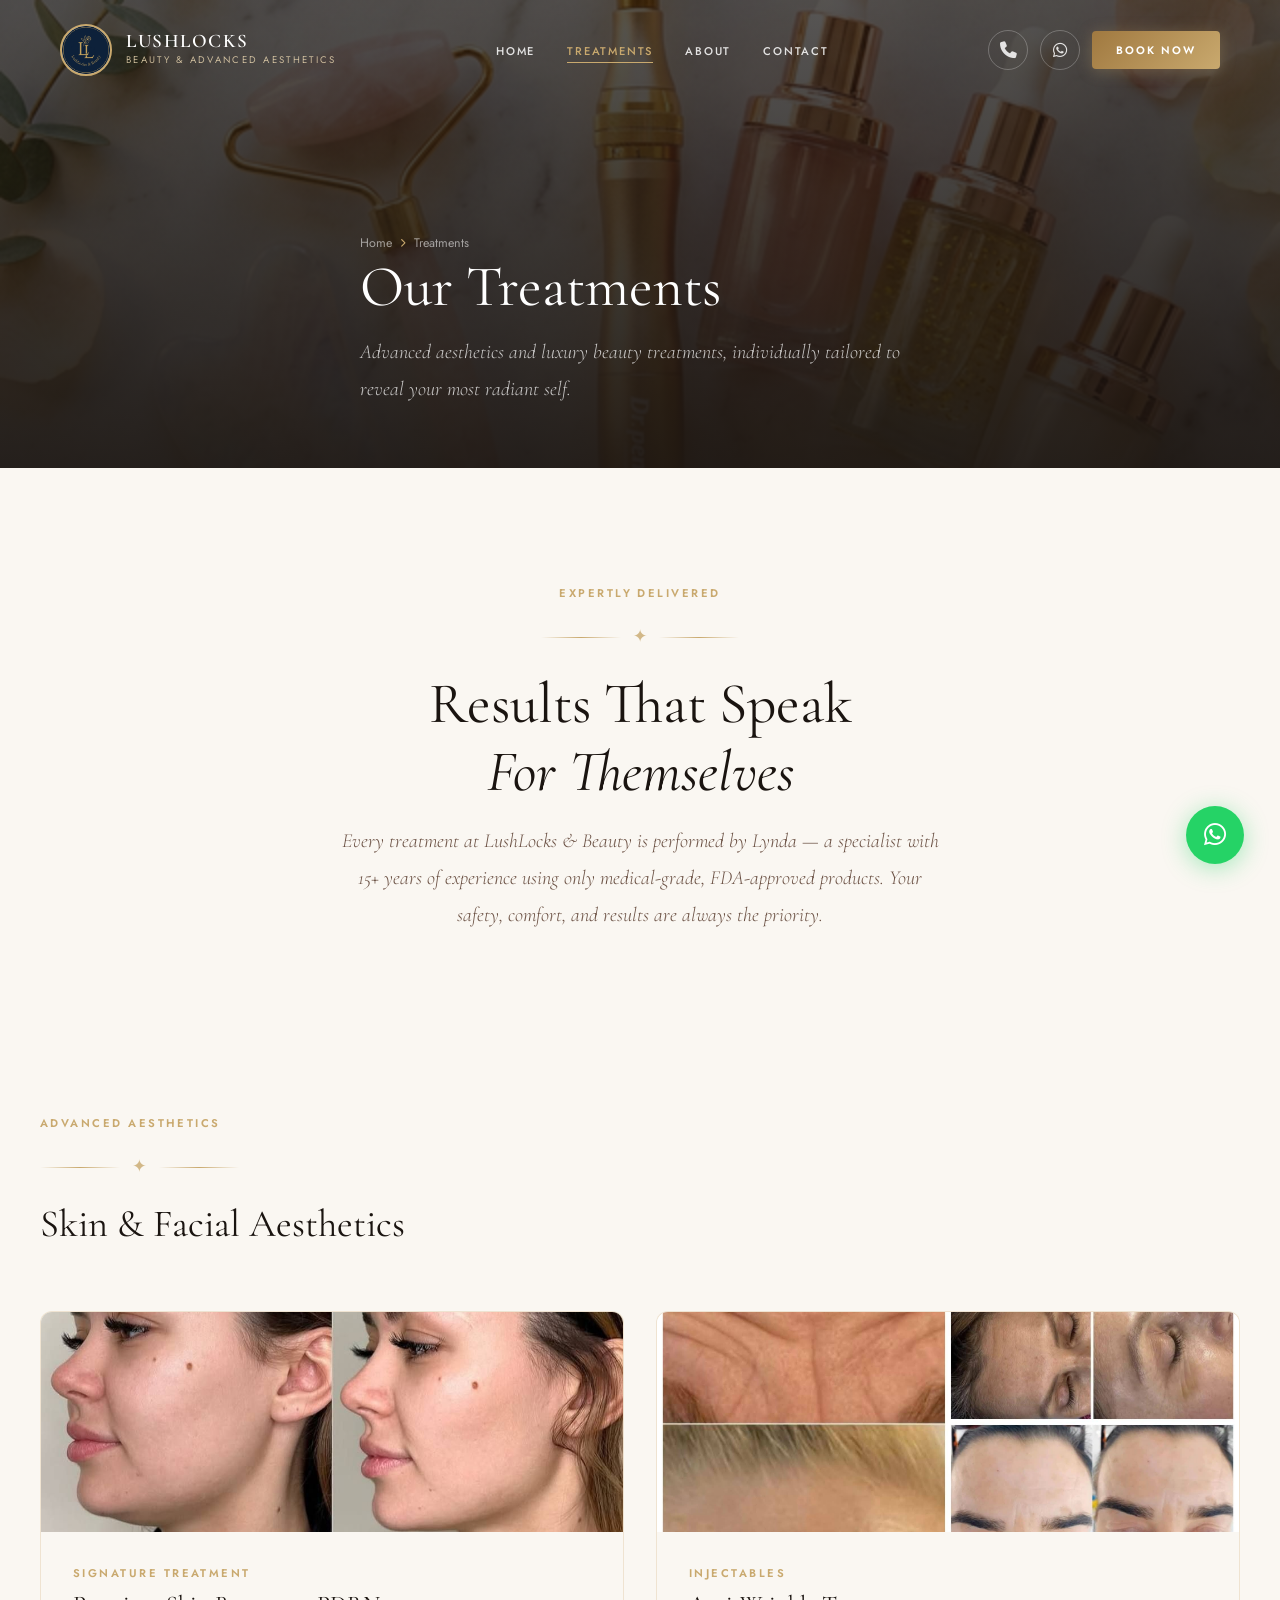
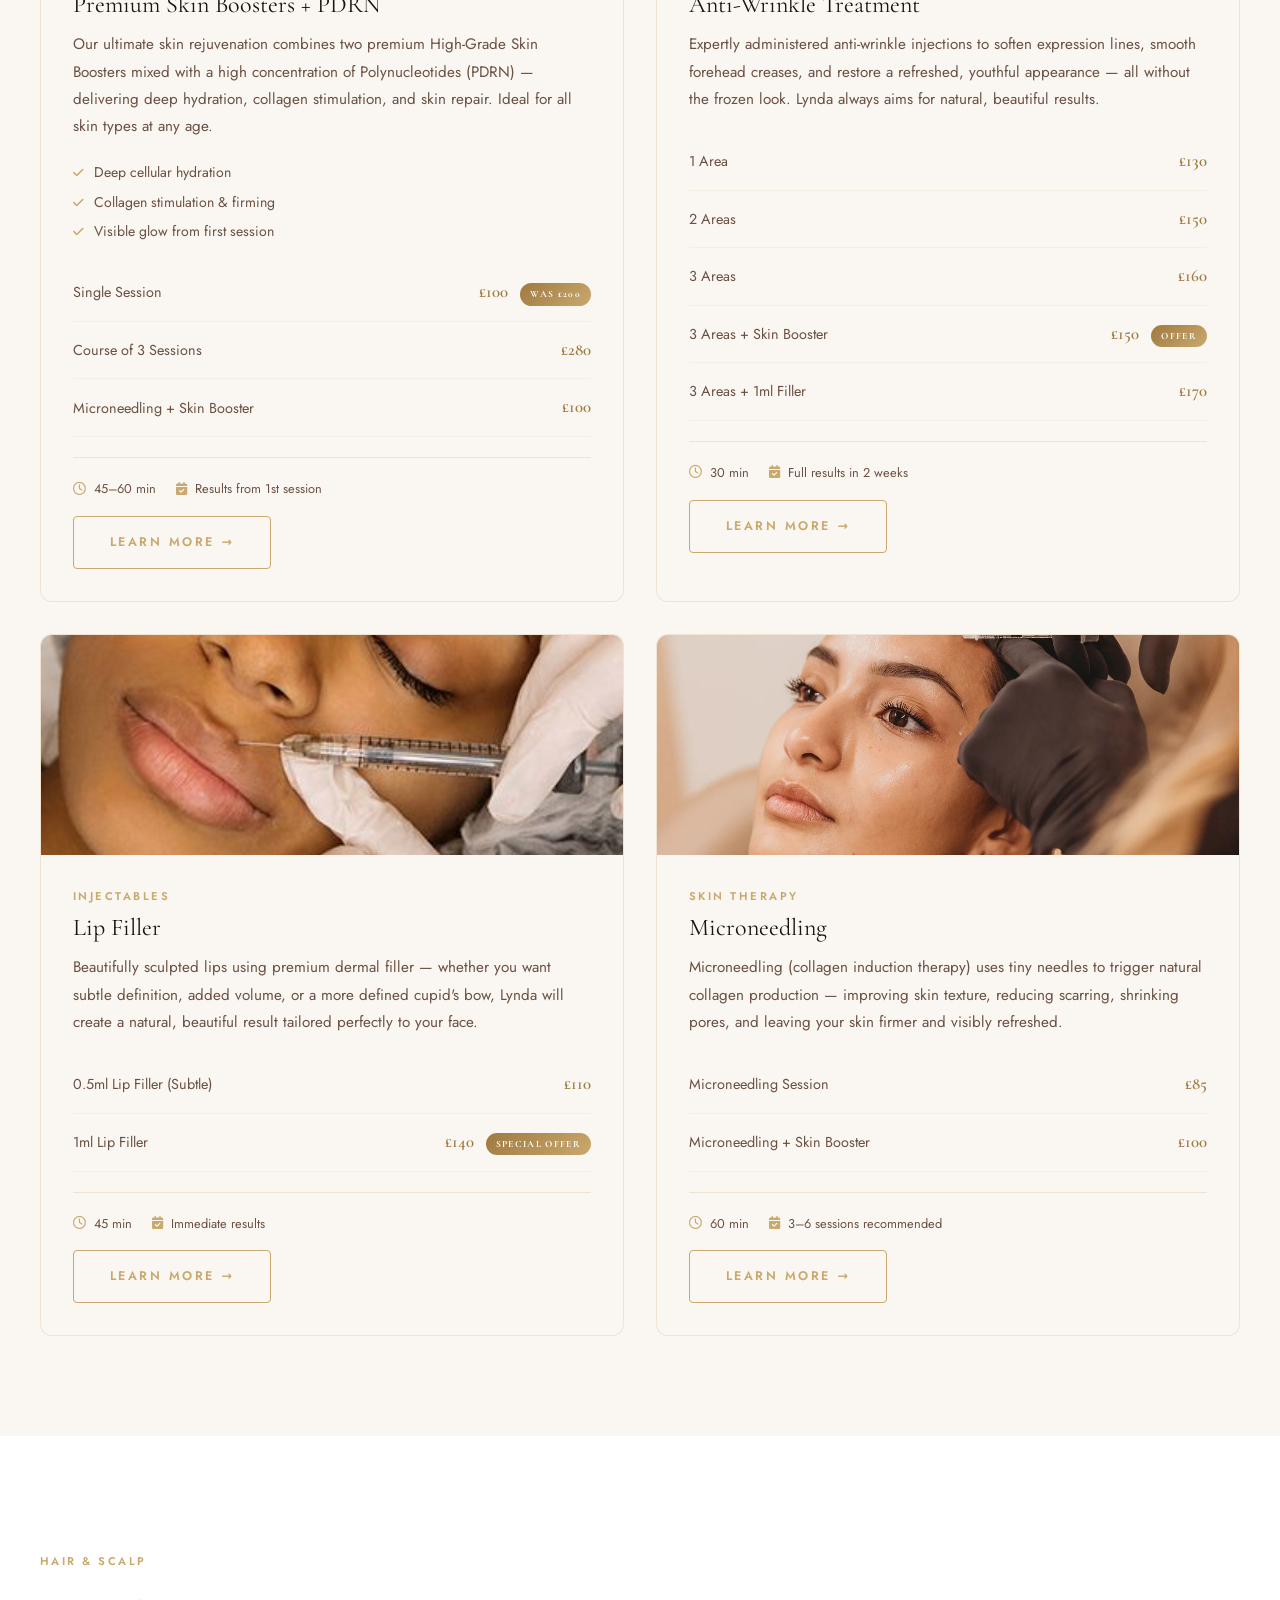
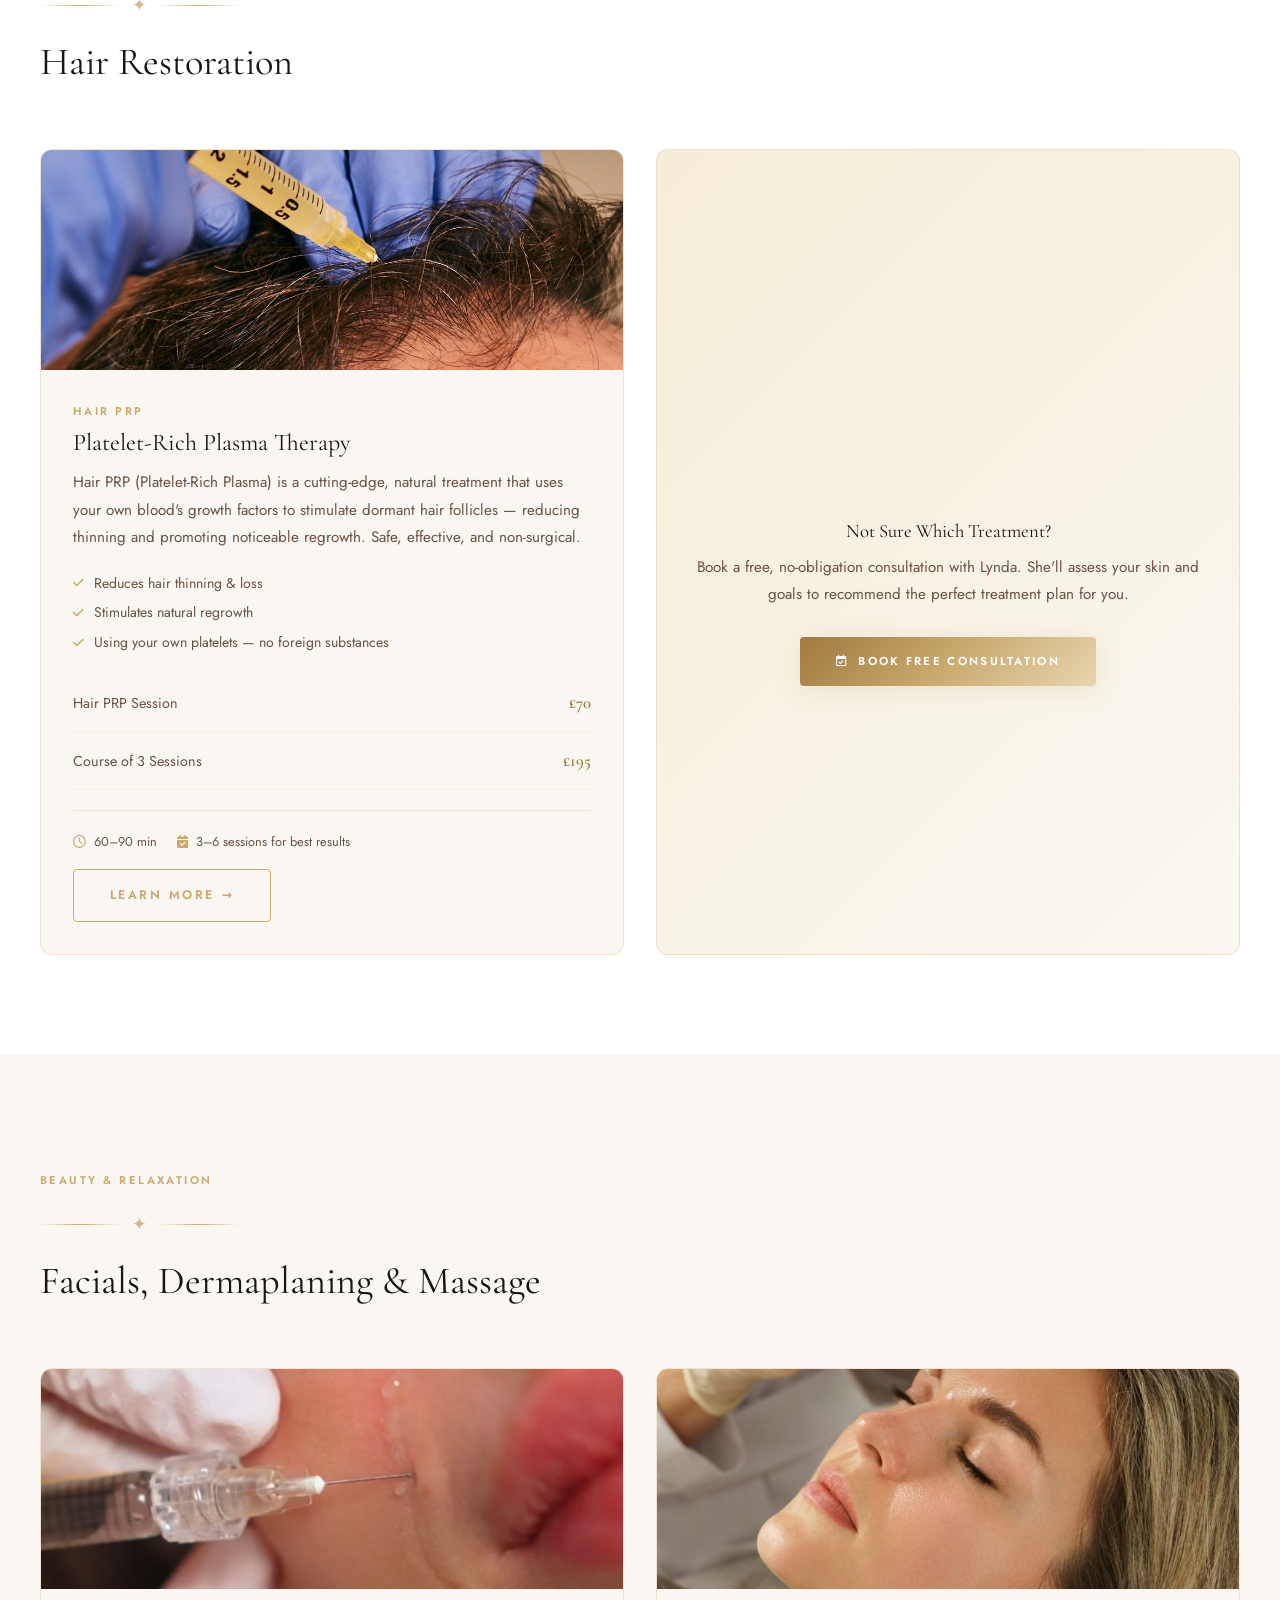
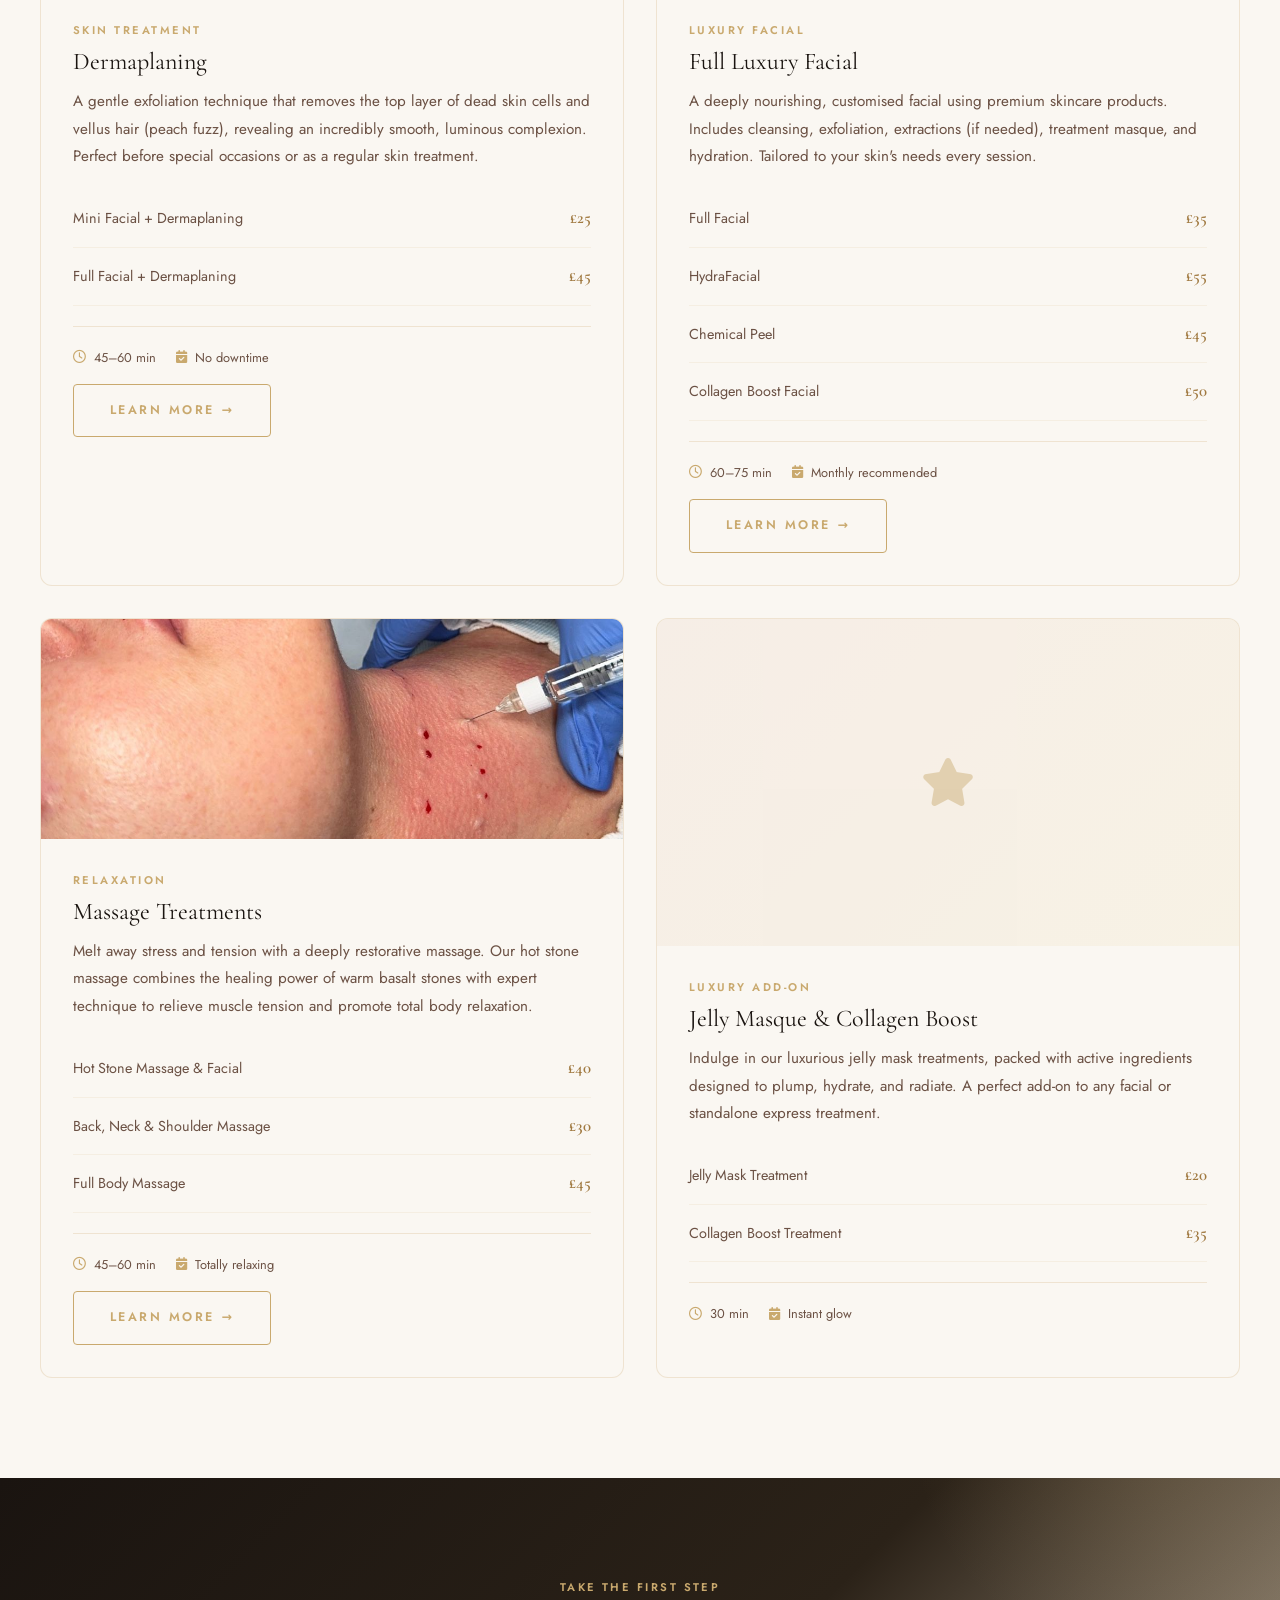
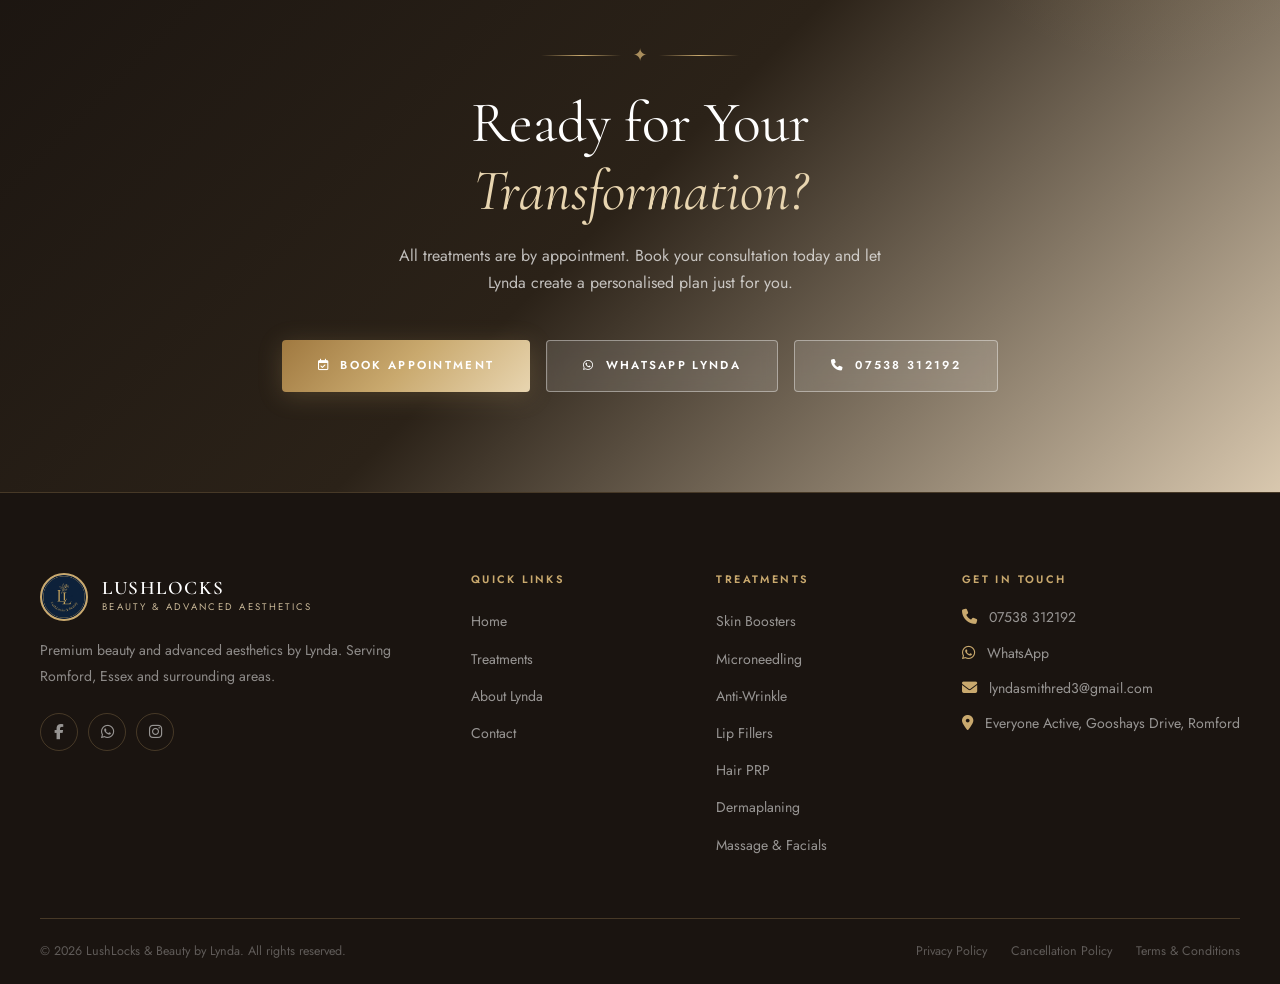
<file: treatments.html>
<!DOCTYPE html>
<html lang="en-GB">

<head>
    <meta charset="UTF-8" />
    <meta name="viewport" content="width=device-width, initial-scale=1.0" />
    <meta name="description"
        content="Explore all treatments at LushLocks & Beauty — Skin Boosters, Microneedling, Anti-Wrinkle, Lip Fillers, Hair PRP, Dermaplaning, Massages and more. Romford, Essex." />
    <title>Treatments | LushLocks & Beauty — Advanced Aesthetics</title>
  <link rel="canonical" href="https://www.lushlocksandbeauty.co.uk/treatments.html" />
  <meta property="og:title" content="Treatments | LushLocks & Beauty — Advanced Aesthetics" />
  <meta property="og:description" content="Premium skin treatments, anti-wrinkle, microneedling, Hair PRP, fillers and more in Romford, Essex." />
  <meta property="og:url" content="https://www.lushlocksandbeauty.co.uk/treatments.html" />
  <meta property="og:image" content="https://www.lushlocksandbeauty.co.uk/assets/images/logo.png" />
  <meta property="og:type" content="website" />
  <meta name="twitter:card" content="summary_large_image" />
  <meta name="twitter:title" content="Treatments | LushLocks & Beauty — Advanced Aesthetics" />
  <meta name="twitter:description" content="Premium skin treatments, anti-wrinkle, microneedling, Hair PRP, fillers and more in Romford, Essex." />
  <meta name="twitter:image" content="https://www.lushlocksandbeauty.co.uk/assets/images/logo.png" />
  <meta name="robots" content="index, follow" />
    <link rel="stylesheet" href="assets/css/style.css" />
    <link rel="stylesheet" href="https://cdnjs.cloudflare.com/ajax/libs/font-awesome/6.5.0/css/all.min.css" />
    <style>
        .treatments-filter {
            display: flex;
            gap: 10px;
            flex-wrap: wrap;
            margin-bottom: 52px;
        }

        .filter-btn {
            padding: 10px 22px;
            font-family: var(--font-sans);
            font-size: 0.7rem;
            font-weight: 600;
            letter-spacing: 0.16em;
            text-transform: uppercase;
            border: 1.5px solid var(--border);
            border-radius: 100px;
            background: transparent;
            color: var(--text-light);
            cursor: pointer;
            transition: var(--transition);
        }

        .filter-btn:hover,
        .filter-btn.active {
            background: var(--gold);
            border-color: var(--gold);
            color: #fff;
        }

        .price-table {
            width: 100%;
            border-collapse: collapse;
            margin-top: 16px;
        }

        .price-table tr {
            border-bottom: 1px solid var(--border-light);
            transition: background 0.2s;
        }

        .price-table tr:hover {
            background: rgba(201, 169, 110, 0.04);
        }

        .price-table td {
            padding: 14px 0;
            font-size: 0.9rem;
            color: var(--text-light);
        }

        .price-table td:last-child {
            text-align: right;
            font-family: var(--font-serif);
            font-size: 1.05rem;
            color: var(--gold-dark);
            font-weight: 600;
        }

        .promo-pill {
            display: inline-block;
            background: linear-gradient(135deg, var(--gold-dark), var(--gold));
            color: #fff;
            font-size: 0.6rem;
            font-weight: 700;
            letter-spacing: 0.14em;
            text-transform: uppercase;
            padding: 3px 10px;
            border-radius: 100px;
            margin-left: 8px;
        }
    </style>
</head>

<body>

    <!-- NAVBAR -->
    <nav id="navbar" class="transparent">
        <a href="index.html" class="nav-logo">
            <img src="assets/images/logo.png" alt="LushLocks Logo" />
            <div class="nav-logo-text">
                <span class="nav-logo-name">LushLocks</span>
                <span class="nav-logo-sub">Beauty &amp; Advanced Aesthetics</span>
            </div>
        </a>
        <ul class="nav-links">
            <li><a href="index.html">Home</a></li>
            <li><a href="treatments.html" class="active">Treatments</a></li>
            <li><a href="about.html">About</a></li>
            <li><a href="contact.html">Contact</a></li>

        </ul>
        <div class="nav-actions">
            <a href="tel:07538312192" class="nav-icon-btn" title="Call Us"><i class="fa-solid fa-phone"></i></a>
            <a href="https://wa.me/447538312192" target="_blank" rel="noopener noreferrer" class="nav-icon-btn whatsapp"><i
                    class="fa-brands fa-whatsapp"></i></a>
            <a href="book.html" class="nav-book-btn">Book Now</a>
        </div>
        <div class="hamburger"><span></span><span></span><span></span></div>
    </nav>
  <main id=\"main-content\">

    <!-- Mobile Nav -->
    <div class="mobile-nav">
        <button class="mobile-nav-close" aria-label="Close menu"><i class="fa-solid fa-xmark"></i></button>
        <div class="mobile-nav-brand">
            <img src="assets/images/logo.png" alt="LushLocks & Beauty Logo" />
            <div class="mobile-nav-brand-text">
                <span class="name">LushLocks</span>
                <span class="sub">Beauty &amp; Aesthetics</span>
            </div>
        </div>
        <a href="index.html">Home</a>
        <a href="treatments.html">Treatments</a>
        <a href="about.html">About</a>
        <a href="contact.html">Contact</a>
        <a href="book.html">Book Now</a>

        <div class="mobile-nav-actions">
            <a href="tel:07538312192" class="btn btn-outline"><i class="fa-solid fa-phone"></i> Call</a>
            <a href="https://wa.me/447538312192" target="_blank" rel="noopener noreferrer" class="btn btn-primary"><i
                    class="fa-brands fa-whatsapp"></i> WhatsApp</a>
        </div>
    </div>

    <!-- PAGE HERO -->
    <section class="page-hero">
        <div class="page-hero-bg" style="background-image:url('assets/images/treatments-hero.png');"></div>
        <div class="page-hero-overlay"></div>
        <div class="container page-hero-content">
            <div class="breadcrumb">
                <a href="index.html">Home</a>
                <i class="fa-solid fa-chevron-right"></i>
                <span>Treatments</span>
            </div>
            <h1 class="headline">Our Treatments</h1>
            <p class="lead" style="color:rgba(255,255,255,0.75);max-width:560px;">Advanced aesthetics and luxury beauty
                treatments, individually tailored to reveal your most radiant self.</p>
        </div>
    </section>

    <!-- INTRO + OVERVIEW -->
    <section class="section" style="background:var(--cream);padding-bottom:0;display:flow-root;">
        <div class="container">
            <div class="section-header center text-center reveal">
                <p class="eyebrow">Expertly Delivered</p>
                <div class="gold-divider center"><span>✦</span></div>
                <h2 class="headline">Results That Speak<br /><em>For Themselves</em></h2>
                <p class="lead">Every treatment at LushLocks &amp; Beauty is performed by Lynda — a specialist with 15+
                    years of experience using only medical-grade, FDA-approved products. Your safety, comfort, and
                    results are always the priority.</p>
            </div>
        </div>
    </section>

    <!-- AESTHETICS -->
    <section class="section" style="background:var(--cream);" id="skinbooster">
        <div class="container">
            <div class="section-header reveal">
                <p class="eyebrow">Advanced Aesthetics</p>
                <div class="gold-divider"><span>✦</span></div>
                <h2 class="subheadline">Skin &amp; Facial Aesthetics</h2>
            </div>

            <div class="treatments-detail-grid">

                <!-- Skin Boosters -->
                <div class="treatment-detail-card reveal">
                    <div style="height:220px;overflow:hidden;">
                        <img src="assets/images/skinbooster.jpg"
                            alt="Premium Skin Booster and PDRN treatment at LushLocks Beauty Romford"
                            style="width:100%;height:100%;object-fit:cover;" loading="lazy" />
                    </div>
                    <div class="tdc-body">
                        <p class="eyebrow">Signature Treatment</p>
                        <h3>Premium Skin Boosters + PDRN</h3>
                        <p class="body-text">
                            Our ultimate skin rejuvenation combines two premium High-Grade Skin Boosters mixed with a
                            high concentration of Polynucleotides (PDRN) — delivering deep hydration, collagen
                            stimulation, and skin repair. Ideal for all skin types at any age.
                        </p>
                        <ul class="signature-list" style="margin-bottom:20px;">
                            <li
                                style="display:flex;align-items:center;gap:10px;font-size:0.88rem;color:var(--text-light);margin-bottom:6px;">
                                <i class="fa-solid fa-check" style="color:var(--gold);font-size:0.75rem;"></i>Deep
                                cellular hydration
                            </li>
                            <li
                                style="display:flex;align-items:center;gap:10px;font-size:0.88rem;color:var(--text-light);margin-bottom:6px;">
                                <i class="fa-solid fa-check" style="color:var(--gold);font-size:0.75rem;"></i>Collagen
                                stimulation &amp; firming
                            </li>
                            <li
                                style="display:flex;align-items:center;gap:10px;font-size:0.88rem;color:var(--text-light);margin-bottom:6px;">
                                <i class="fa-solid fa-check" style="color:var(--gold);font-size:0.75rem;"></i>Visible
                                glow from first session
                            </li>
                        </ul>
                        <table class="price-table">
                            <tr>
                                <td>Single Session</td>
                                <td>£100 <span class="promo-pill">Was £200</span></td>
                            </tr>
                            <tr>
                                <td>Course of 3 Sessions</td>
                                <td>£280</td>
                            </tr>
                            <tr>
                                <td>Microneedling + Skin Booster</td>
                                <td>£100</td>
                            </tr>
                        </table>
                        <div class="tdc-meta" style="margin-top:20px;">
                            <div class="tdc-meta-item"><i class="fa-regular fa-clock"></i> 45–60 min</div>
                            <div class="tdc-meta-item"><i class="fa-solid fa-calendar-check"></i> Results from 1st
                                session</div>
                        </div>
                        <a href="treatments/skin-boosters.html" class="btn btn-outline"
                            style="font-size:0.78rem;margin-top:16px;">Learn More &rarr;</a>
                    </div>
                </div>

                <!-- Anti-Wrinkle -->
                <div class="treatment-detail-card reveal reveal-delay-1" id="antiwrinkle">
                    <div style="height:220px;overflow:hidden;">
                        <img src="assets/images/anti-wrinkle-collage.jpg"
                            alt="Anti-wrinkle injection treatment at LushLocks Beauty"
                            style="width:100%;height:100%;object-fit:cover;" loading="lazy" />
                    </div>
                    <div class="tdc-body">
                        <p class="eyebrow">Injectables</p>
                        <h3>Anti-Wrinkle Treatment</h3>
                        <p class="body-text">
                            Expertly administered anti-wrinkle injections to soften expression lines, smooth forehead
                            creases, and restore a refreshed, youthful appearance — all without the frozen look. Lynda
                            always aims for natural, beautiful results.
                        </p>
                        <table class="price-table">
                            <tr>
                                <td>1 Area</td>
                                <td>£130</td>
                            </tr>
                            <tr>
                                <td>2 Areas</td>
                                <td>£150</td>
                            </tr>
                            <tr>
                                <td>3 Areas</td>
                                <td>£160</td>
                            </tr>
                            <tr>
                                <td>3 Areas + Skin Booster</td>
                                <td>£150 <span class="promo-pill">Offer</span></td>
                            </tr>
                            <tr>
                                <td>3 Areas + 1ml Filler</td>
                                <td>£170</td>
                            </tr>
                        </table>
                        <div class="tdc-meta" style="margin-top:20px;">
                            <div class="tdc-meta-item"><i class="fa-regular fa-clock"></i> 30 min</div>
                            <div class="tdc-meta-item"><i class="fa-solid fa-calendar-check"></i> Full results in 2
                                weeks</div>
                        </div>
                        <a href="treatments/anti-wrinkle.html" class="btn btn-outline"
                            style="font-size:0.78rem;margin-top:16px;">Learn More &rarr;</a>
                    </div>
                </div>

                <!-- Lip Filler -->
                <div class="treatment-detail-card reveal" id="fillers">
                    <div style="height:220px;overflow:hidden;">
                        <img src="assets/images/lipinject.jpg" alt="Lip filler treatment at LushLocks Beauty Romford"
                            style="width:100%;height:100%;object-fit:cover;" loading="lazy" />
                    </div>
                    <div class="tdc-body">
                        <p class="eyebrow">Injectables</p>
                        <h3>Lip Filler</h3>
                        <p class="body-text">
                            Beautifully sculpted lips using premium dermal filler — whether you want subtle definition,
                            added volume, or a more defined cupid's bow, Lynda will create a natural, beautiful result
                            tailored perfectly to your face.
                        </p>
                        <table class="price-table">
                            <tr>
                                <td>0.5ml Lip Filler (Subtle)</td>
                                <td>£110</td>
                            </tr>
                            <tr>
                                <td>1ml Lip Filler</td>
                                <td>£140 <span class="promo-pill">Special Offer</span></td>
                            </tr>
                        </table>
                        <div class="tdc-meta" style="margin-top:20px;">
                            <div class="tdc-meta-item"><i class="fa-regular fa-clock"></i> 45 min</div>
                            <div class="tdc-meta-item"><i class="fa-solid fa-calendar-check"></i> Immediate results
                            </div>
                        </div>
                        <a href="treatments/lip-fillers.html" class="btn btn-outline"
                            style="font-size:0.78rem;margin-top:16px;">Learn More &rarr;</a>
                    </div>
                </div>

                <!-- Microneedling -->
                <div class="treatment-detail-card reveal reveal-delay-1" id="microneedling">
                    <div style="height:220px;overflow:hidden;">
                        <img src="assets/images/blackinjecting.jpg" alt="Microneedling collagen induction treatment"
                            style="width:100%;height:100%;object-fit:cover;" loading="lazy" />
                    </div>
                    <div class="tdc-body">
                        <p class="eyebrow">Skin Therapy</p>
                        <h3>Microneedling</h3>
                        <p class="body-text">
                            Microneedling (collagen induction therapy) uses tiny needles to trigger natural collagen
                            production — improving skin texture, reducing scarring, shrinking pores, and leaving your
                            skin firmer and visibly refreshed.
                        </p>
                        <table class="price-table">
                            <tr>
                                <td>Microneedling Session</td>
                                <td>£85</td>
                            </tr>
                            <tr>
                                <td>Microneedling + Skin Booster</td>
                                <td>£100</td>
                            </tr>
                        </table>
                        <div class="tdc-meta" style="margin-top:20px;">
                            <div class="tdc-meta-item"><i class="fa-regular fa-clock"></i> 60 min</div>
                            <div class="tdc-meta-item"><i class="fa-solid fa-calendar-check"></i> 3–6 sessions
                                recommended</div>
                        </div>
                        <a href="treatments/microneedling.html" class="btn btn-outline"
                            style="font-size:0.78rem;margin-top:16px;">Learn More &rarr;</a>
                    </div>
                </div>

            </div>
        </div>
    </section>

    <!-- HAIR & BODY -->
    <section class="section" style="background:#fff;" id="hairprp">
        <div class="container">
            <div class="section-header reveal">
                <p class="eyebrow">Hair &amp; Scalp</p>
                <div class="gold-divider"><span>✦</span></div>
                <h2 class="subheadline">Hair Restoration</h2>
            </div>

            <div class="treatments-detail-grid">
                <div class="treatment-detail-card reveal">
                    <div style="height:220px;overflow:hidden;">
                        <img src="assets/images/malehair.jpg" alt="Hair PRP therapy at LushLocks Beauty Romford"
                            style="width:100%;height:100%;object-fit:cover;" loading="lazy" />
                    </div>
                    <div class="tdc-body">
                        <p class="eyebrow">Hair PRP</p>
                        <h3>Platelet-Rich Plasma Therapy</h3>
                        <p class="body-text">
                            Hair PRP (Platelet-Rich Plasma) is a cutting-edge, natural treatment that uses
                            your own
                            blood's growth factors to stimulate dormant hair follicles — reducing thinning
                            and promoting
                            noticeable regrowth. Safe, effective, and non-surgical.
                        </p>
                        <ul style="list-style:none;margin-bottom:20px;">
                            <li
                                style="display:flex;align-items:center;gap:10px;font-size:0.88rem;color:var(--text-light);margin-bottom:6px;">
                                <i class="fa-solid fa-check" style="color:var(--gold);font-size:0.75rem;"></i>Reduces
                                hair thinning &amp; loss
                            </li>
                            <li
                                style="display:flex;align-items:center;gap:10px;font-size:0.88rem;color:var(--text-light);margin-bottom:6px;">
                                <i class="fa-solid fa-check" style="color:var(--gold);font-size:0.75rem;"></i>Stimulates
                                natural regrowth
                            </li>
                            <li
                                style="display:flex;align-items:center;gap:10px;font-size:0.88rem;color:var(--text-light);margin-bottom:6px;">
                                <i class="fa-solid fa-check" style="color:var(--gold);font-size:0.75rem;"></i>Using your
                                own platelets — no foreign substances
                            </li>
                        </ul>
                        <table class="price-table">
                            <tr>
                                <td>Hair PRP Session</td>
                                <td>£70</td>
                            </tr>
                            <tr>
                                <td>Course of 3 Sessions</td>
                                <td>£195</td>
                            </tr>
                        </table>
                        <div class="tdc-meta" style="margin-top:20px;">
                            <div class="tdc-meta-item"><i class="fa-regular fa-clock"></i> 60–90 min</div>
                            <div class="tdc-meta-item"><i class="fa-solid fa-calendar-check"></i> 3–6
                                sessions for best
                                results</div>
                        </div>
                        <a href="treatments/hair-prp.html" class="btn btn-outline"
                            style="font-size:0.78rem;margin-top:16px;">Learn More &rarr;</a>
                    </div>
                </div>
                <div class="treatment-detail-card reveal reveal-delay-1"
                    style="display:flex;flex-direction:column;justify-content:center;align-items:center;text-align:center;padding:48px 40px;background:linear-gradient(135deg,var(--champagne),var(--cream));">
                    <div style="font-size:3rem;color:var(--gold);margin-bottom:20px;opacity:0.6;">
                        <i class="fa-solid fa-sparkles"></i>
                    </div>
                    <h3 style="margin-bottom:12px;">Not Sure Which Treatment?</h3>
                    <p class="body-text" style="margin-bottom:28px;">Book a free, no-obligation consultation with Lynda.
                        She'll assess your skin and goals to recommend the perfect treatment plan for you.</p>
                    <a href="book.html" class="btn btn-primary"><i class="fa-regular fa-calendar-check"></i>
                        Book Free Consultation</a>
                </div>
            </div>
        </div>
    </section>

    <!-- BEAUTY TREATMENTS -->
    <section class="section" style="background:var(--cream);" id="dermaplaning">
        <div class="container">
            <div class="section-header reveal">
                <p class="eyebrow">Beauty &amp; Relaxation</p>
                <div class="gold-divider"><span>✦</span></div>
                <h2 class="subheadline">Facials, Dermaplaning &amp; Massage</h2>
            </div>

            <div class="treatments-detail-grid">

                <!-- Dermaplaning -->
                <div class="treatment-detail-card reveal">
                    <div style="height:220px;overflow:hidden;">
                        <img src="assets/images/dermaplaning.jpg" alt="Dermaplaning treatment at LushLocks Beauty"
                            style="width:100%;height:100%;object-fit:cover;" loading="lazy" />
                    </div>
                    <div class="tdc-body">
                        <p class="eyebrow">Skin Treatment</p>
                        <h3>Dermaplaning</h3>
                        <p class="body-text">
                            A gentle exfoliation technique that removes the top layer of dead skin cells and vellus hair
                            (peach fuzz), revealing an incredibly smooth, luminous complexion. Perfect before special
                            occasions or as a regular skin treatment.
                        </p>
                        <table class="price-table">
                            <tr>
                                <td>Mini Facial + Dermaplaning</td>
                                <td>£25</td>
                            </tr>
                            <tr>
                                <td>Full Facial + Dermaplaning</td>
                                <td>£45</td>
                            </tr>
                        </table>
                        <div class="tdc-meta" style="margin-top:20px;">
                            <div class="tdc-meta-item"><i class="fa-regular fa-clock"></i> 45–60 min</div>
                            <div class="tdc-meta-item"><i class="fa-solid fa-calendar-check"></i> No downtime</div>
                        </div>
                        <a href="treatments/dermaplaning.html" class="btn btn-outline"
                            style="font-size:0.78rem;margin-top:16px;">Learn More &rarr;</a>
                    </div>
                </div>
                <div class="treatment-detail-card reveal reveal-delay-1">
                    <div style="height:220px;overflow:hidden;">
                        <img src="assets/images/facial.jpg" alt="Luxury facial treatment at LushLocks Beauty"
                            style="width:100%;height:100%;object-fit:cover;" loading="lazy" />
                    </div>
                    <div class="tdc-body">
                        <p class="eyebrow">Luxury Facial</p>
                        <h3>Full Luxury Facial</h3>
                        <p class="body-text">
                            A deeply nourishing, customised facial using premium skincare products. Includes cleansing,
                            exfoliation, extractions (if needed), treatment masque, and hydration. Tailored to your
                            skin's needs every session.
                        </p>
                        <table class="price-table">
                            <tr>
                                <td>Full Facial</td>
                                <td>£35</td>
                            </tr>
                            <tr>
                                <td>HydraFacial</td>
                                <td>£55</td>
                            </tr>
                            <tr>
                                <td>Chemical Peel</td>
                                <td>£45</td>
                            </tr>
                            <tr>
                                <td>Collagen Boost Facial</td>
                                <td>£50</td>
                            </tr>
                        </table>
                        <div class="tdc-meta" style="margin-top:20px;">
                            <div class="tdc-meta-item"><i class="fa-regular fa-clock"></i> 60–75 min</div>
                            <div class="tdc-meta-item"><i class="fa-solid fa-calendar-check"></i> Monthly recommended
                            </div>
                        </div>
                        <a href="treatments/facials-massage.html" class="btn btn-outline"
                            style="font-size:0.78rem;margin-top:16px;">Learn More &rarr;</a>
                    </div>
                </div>
                <div class="treatment-detail-card reveal" id="massage">
                    <div style="height:220px;overflow:hidden;">
                        <img src="assets/images/massage.jpg" alt="Hot stone massage treatment at LushLocks Beauty"
                            style="width:100%;height:100%;object-fit:cover;" loading="lazy" />
                    </div>
                    <div class="tdc-body">
                        <p class="eyebrow">Relaxation</p>
                        <h3>Massage Treatments</h3>
                        <p class="body-text">
                            Melt away stress and tension with a deeply restorative massage. Our hot stone massage
                            combines the healing power of warm basalt stones with expert technique to relieve muscle
                            tension and promote total body relaxation.
                        </p>
                        <table class="price-table">
                            <tr>
                                <td>Hot Stone Massage &amp; Facial</td>
                                <td>£40</td>
                            </tr>
                            <tr>
                                <td>Back, Neck &amp; Shoulder Massage</td>
                                <td>£30</td>
                            </tr>
                            <tr>
                                <td>Full Body Massage</td>
                                <td>£45</td>
                            </tr>
                        </table>
                        <div class="tdc-meta" style="margin-top:20px;">
                            <div class="tdc-meta-item"><i class="fa-regular fa-clock"></i> 45–60 min</div>
                            <div class="tdc-meta-item"><i class="fa-solid fa-calendar-check"></i> Totally relaxing</div>
                        </div>
                        <a href="treatments/facials-massage.html" class="btn btn-outline"
                            style="font-size:0.78rem;margin-top:16px;">Learn More &rarr;</a>
                    </div>
                </div>

                <!-- Jelly Masks -->
                <div class="treatment-detail-card reveal reveal-delay-1">
                    <div class="tdc-image-placeholder"><i class="fa-solid fa-star"></i></div>
                    <div class="tdc-body">
                        <p class="eyebrow">Luxury Add-On</p>
                        <h3>Jelly Masque &amp; Collagen Boost</h3>
                        <p class="body-text">
                            Indulge in our luxurious jelly mask treatments, packed with active ingredients designed to
                            plump, hydrate, and radiate. A perfect add-on to any facial or standalone express treatment.
                        </p>
                        <table class="price-table">
                            <tr>
                                <td>Jelly Mask Treatment</td>
                                <td>£20</td>
                            </tr>
                            <tr>
                                <td>Collagen Boost Treatment</td>
                                <td>£35</td>
                            </tr>
                        </table>
                        <div class="tdc-meta" style="margin-top:20px;">
                            <div class="tdc-meta-item"><i class="fa-regular fa-clock"></i> 30 min</div>
                            <div class="tdc-meta-item"><i class="fa-solid fa-calendar-check"></i> Instant glow</div>
                        </div>
                    </div>
                </div>

            </div>
        </div>
    </section>

    <!-- BOOKING CTA -->
    <section class="cta-banner">
        <div class="container">
            <div class="text-center reveal">
                <p class="eyebrow" style="color:var(--gold);">Take the First Step</p>
                <div class="gold-divider center"><span>✦</span></div>
                <h2 class="headline" style="color:#fff;">Ready for Your<br /><em
                        style="color:var(--gold-light);">Transformation?</em></h2>
                <p style="color:rgba(255,255,255,0.7);margin-bottom:44px;max-width:520px;margin:0 auto 44px;">All
                    treatments are by appointment. Book your consultation today and let Lynda create a personalised plan
                    just for you.</p>
                <div class="cta-banner-actions">
                    <a href="book.html" class="btn btn-primary"><i class="fa-regular fa-calendar-check"></i>
                        Book Appointment</a>
                    <a href="https://wa.me/447538312192" target="_blank" rel="noopener noreferrer" class="btn btn-ghost"><i
                            class="fa-brands fa-whatsapp"></i> WhatsApp Lynda</a>
                    <a href="tel:07538312192" class="btn btn-ghost"><i class="fa-solid fa-phone"></i> 07538 312192</a>
                </div>
            </div>
        </div>
    </section>

    <!-- FOOTER -->
    </main>
  <footer>
        <div class="container">
            <div class="footer-grid">
                <div class="footer-brand">
                    <a href="index.html" class="nav-logo" style="margin-bottom:16px;">
                        <img src="assets/images/logo.png" alt="LushLocks Logo"
                            style="width:48px;height:48px;border-radius:50%;border:2px solid var(--gold);object-fit:cover;" />
                        <div class="nav-logo-text">
                            <span class="nav-logo-name">LushLocks</span>
                            <span class="nav-logo-sub">Beauty &amp; Advanced Aesthetics</span>
                        </div>
                    </a>
                    <p>Premium beauty and advanced aesthetics by Lynda. Serving Romford, Essex and surrounding areas.
                    </p>
                    <div class="footer-socials">
                        <a href="https://www.facebook.com/p/LushLocks-Beauty-61567913738287/" target="_blank" rel="noopener noreferrer"
                            class="footer-social-btn"><i class="fa-brands fa-facebook-f"></i></a>
                        <a href="https://wa.me/447538312192" target="_blank" rel="noopener noreferrer" class="footer-social-btn"><i
                                class="fa-brands fa-whatsapp"></i></a>
                        <a href="https://www.instagram.com/" target="_blank" rel="noopener noreferrer" class="footer-social-btn"><i
                                class="fa-brands fa-instagram"></i></a>
                    </div>
                </div>
                <div class="footer-col">
                    <h4>Quick Links</h4>
                    <ul class="footer-links">
                        <li><a href="index.html">Home</a></li>
                        <li><a href="treatments.html">Treatments</a></li>
                        <li><a href="about.html">About Lynda</a></li>
                        <li><a href="contact.html">Contact</a></li>

                    </ul>
                </div>
                <div class="footer-col">
                    <h4>Treatments</h4>
                    <ul class="footer-links">
                        <li><a href="#skinbooster">Skin Boosters</a></li>
                        <li><a href="#microneedling">Microneedling</a></li>
                        <li><a href="#antiwrinkle">Anti-Wrinkle</a></li>
                        <li><a href="#fillers">Lip Fillers</a></li>
                        <li><a href="#hairprp">Hair PRP</a></li>
                        <li><a href="#dermaplaning">Dermaplaning</a></li>
                        <li><a href="#massage">Massage &amp; Facials</a></li>
                    </ul>
                </div>
                <div class="footer-col">
                    <h4>Get in Touch</h4>
                    <ul class="footer-contact-list">
                        <li class="footer-contact-item"><i class="fa-solid fa-phone"></i><a href="tel:07538312192">07538
                                312192</a></li>
                        <li class="footer-contact-item"><i class="fa-brands fa-whatsapp"></i><a
                                href="https://wa.me/447538312192" target="_blank" rel="noopener noreferrer">WhatsApp</a></li>
                        <li class="footer-contact-item"><i class="fa-solid fa-envelope"></i><a
                                href="mailto:lyndasmithred3@gmail.com">lyndasmithred3@gmail.com</a></li>
                        <li class="footer-contact-item"><i class="fa-solid fa-location-dot"></i><span>Everyone Active,
                                Gooshays Drive, Romford</span></li>
                    </ul>
                </div>
            </div>
        </div>
        <div class="container">
            <div class="footer-bottom">
                <p>© 2026 LushLocks &amp; Beauty by Lynda. All rights reserved.</p>
                <div class="footer-bottom-links">
                    <a href="policy.html#privacy">Privacy Policy</a>
                    <a href="policy.html#cancellation">Cancellation Policy</a>
                    <a href="policy.html#terms">Terms &amp; Conditions</a>
                </div>
            </div>
        </div>
    </footer>

    <div class="whatsapp-float">
        <span class="whatsapp-float-label">Chat with Lynda</span>
        <a href="https://wa.me/447538312192" target="_blank" rel="noopener noreferrer" class="whatsapp-float-btn"><i
                class="fa-brands fa-whatsapp"></i></a>
    </div>

    <script src="assets/js/main.js"></script>

  <div id="cookie-notice" class="cookie-notice" style="display: none;">
    <div class="container cookie-content">
      <p>We use cookies to ensure you have the best experience in our private clinic. By continuing to browse, you agree to our <a href="policy.html#cookies">Cookie Policy</a>.</p>
      <div class="cookie-actions">
        <button id="cookie-accept" class="btn btn-primary btn-sm">Accept</button>
      </div>
    </div>
  </div>
</body>

</html>
</file>
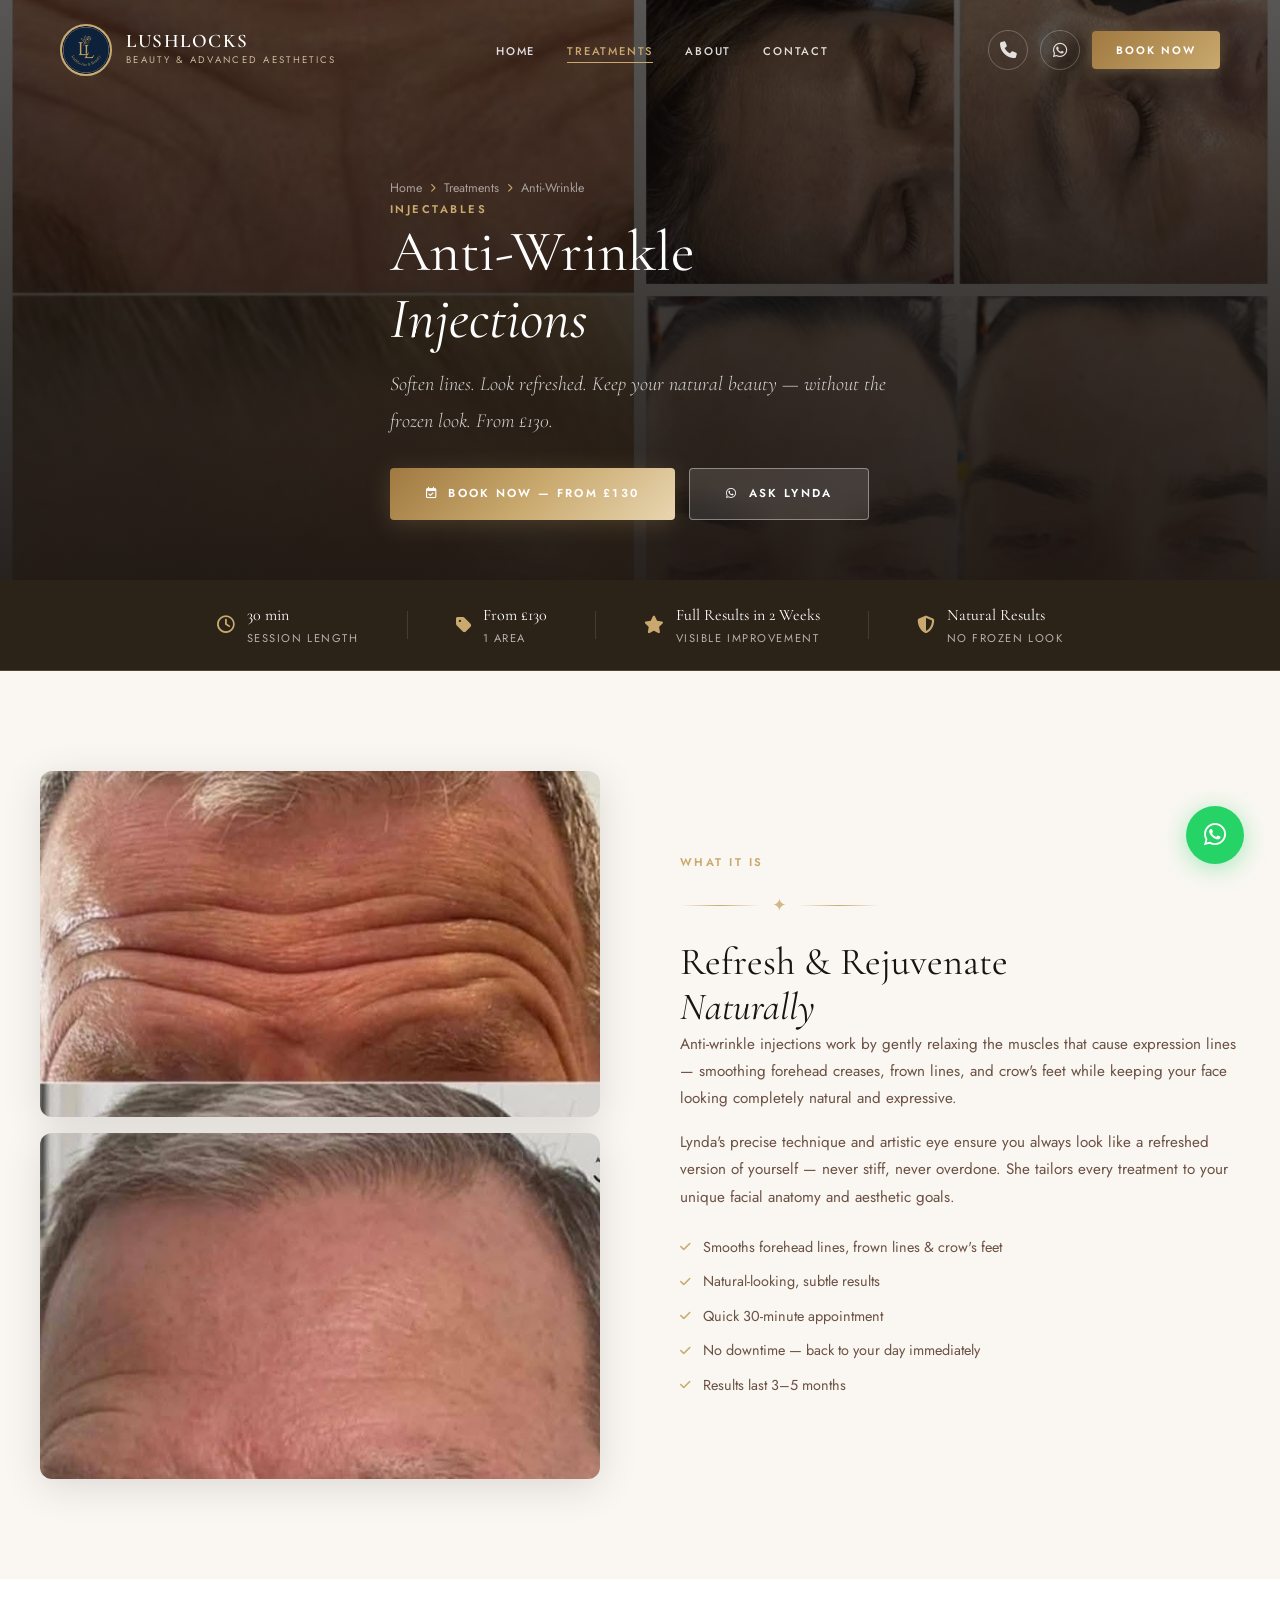
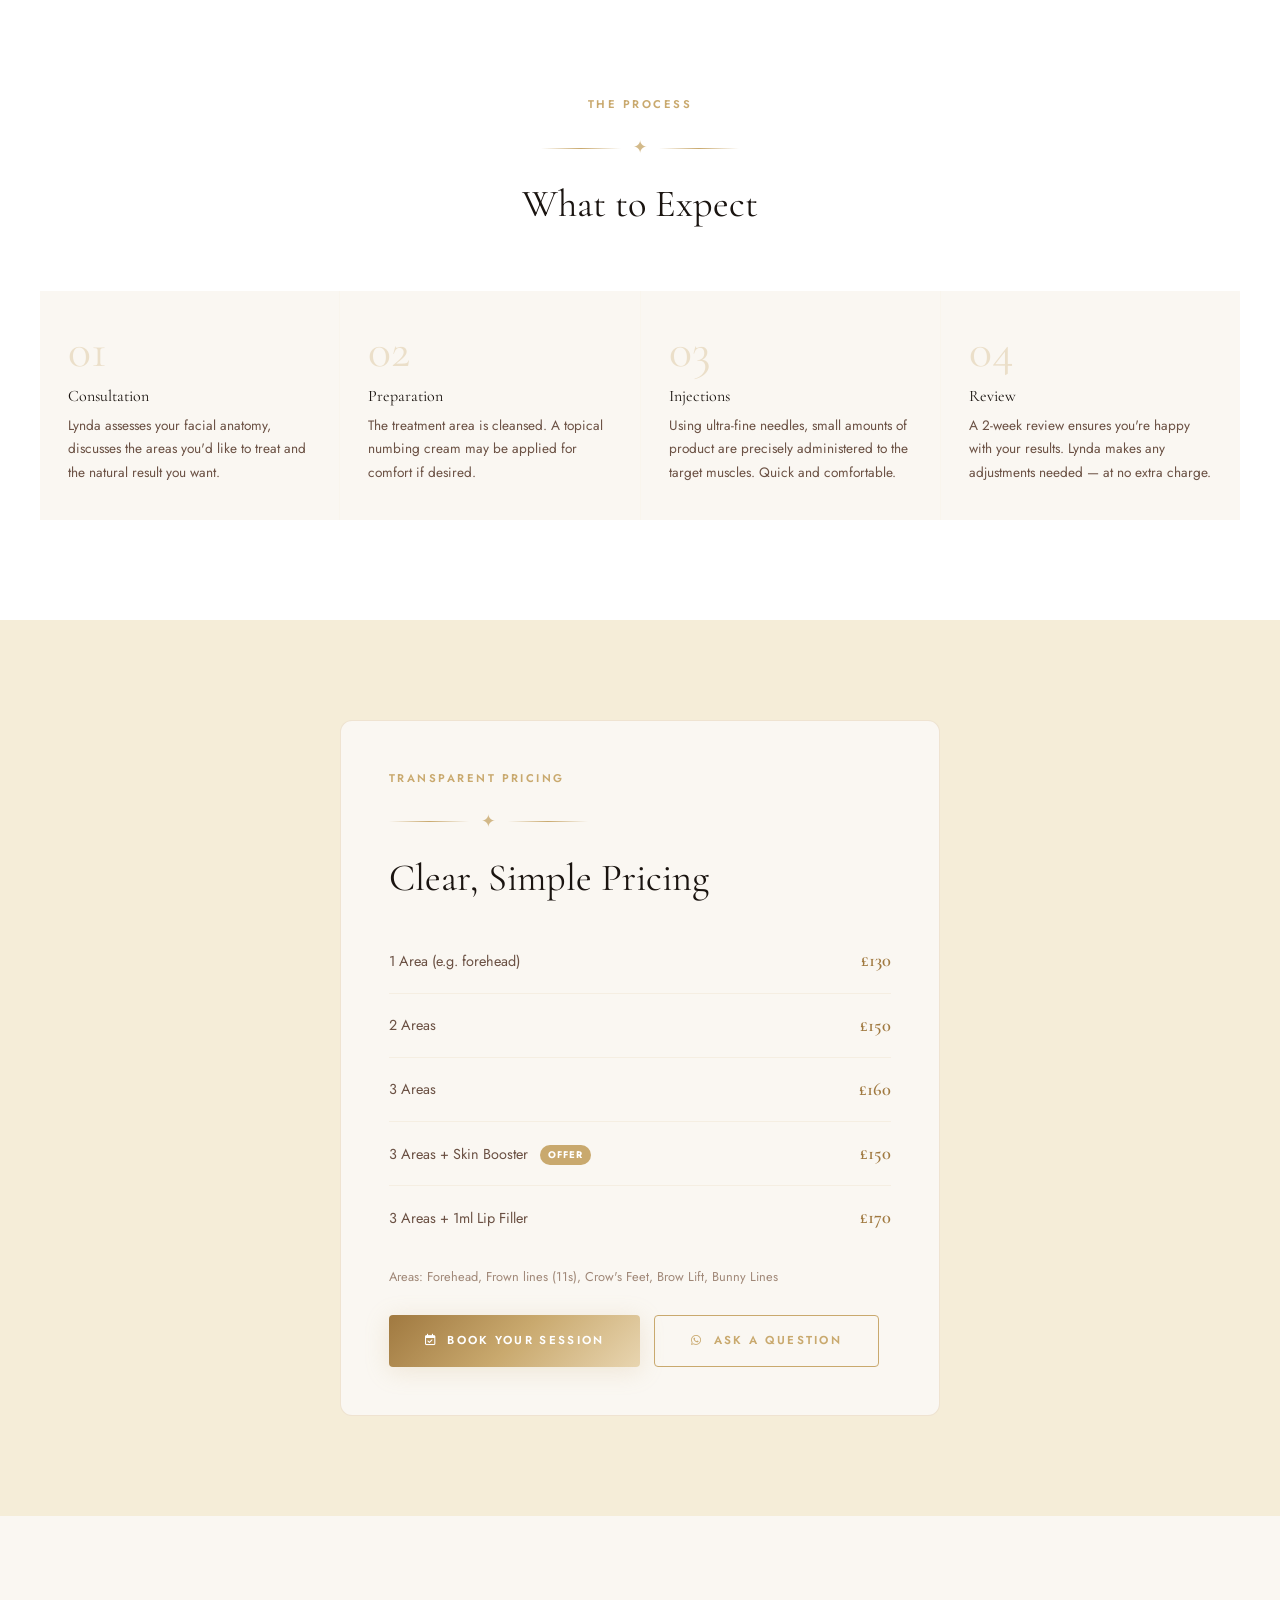
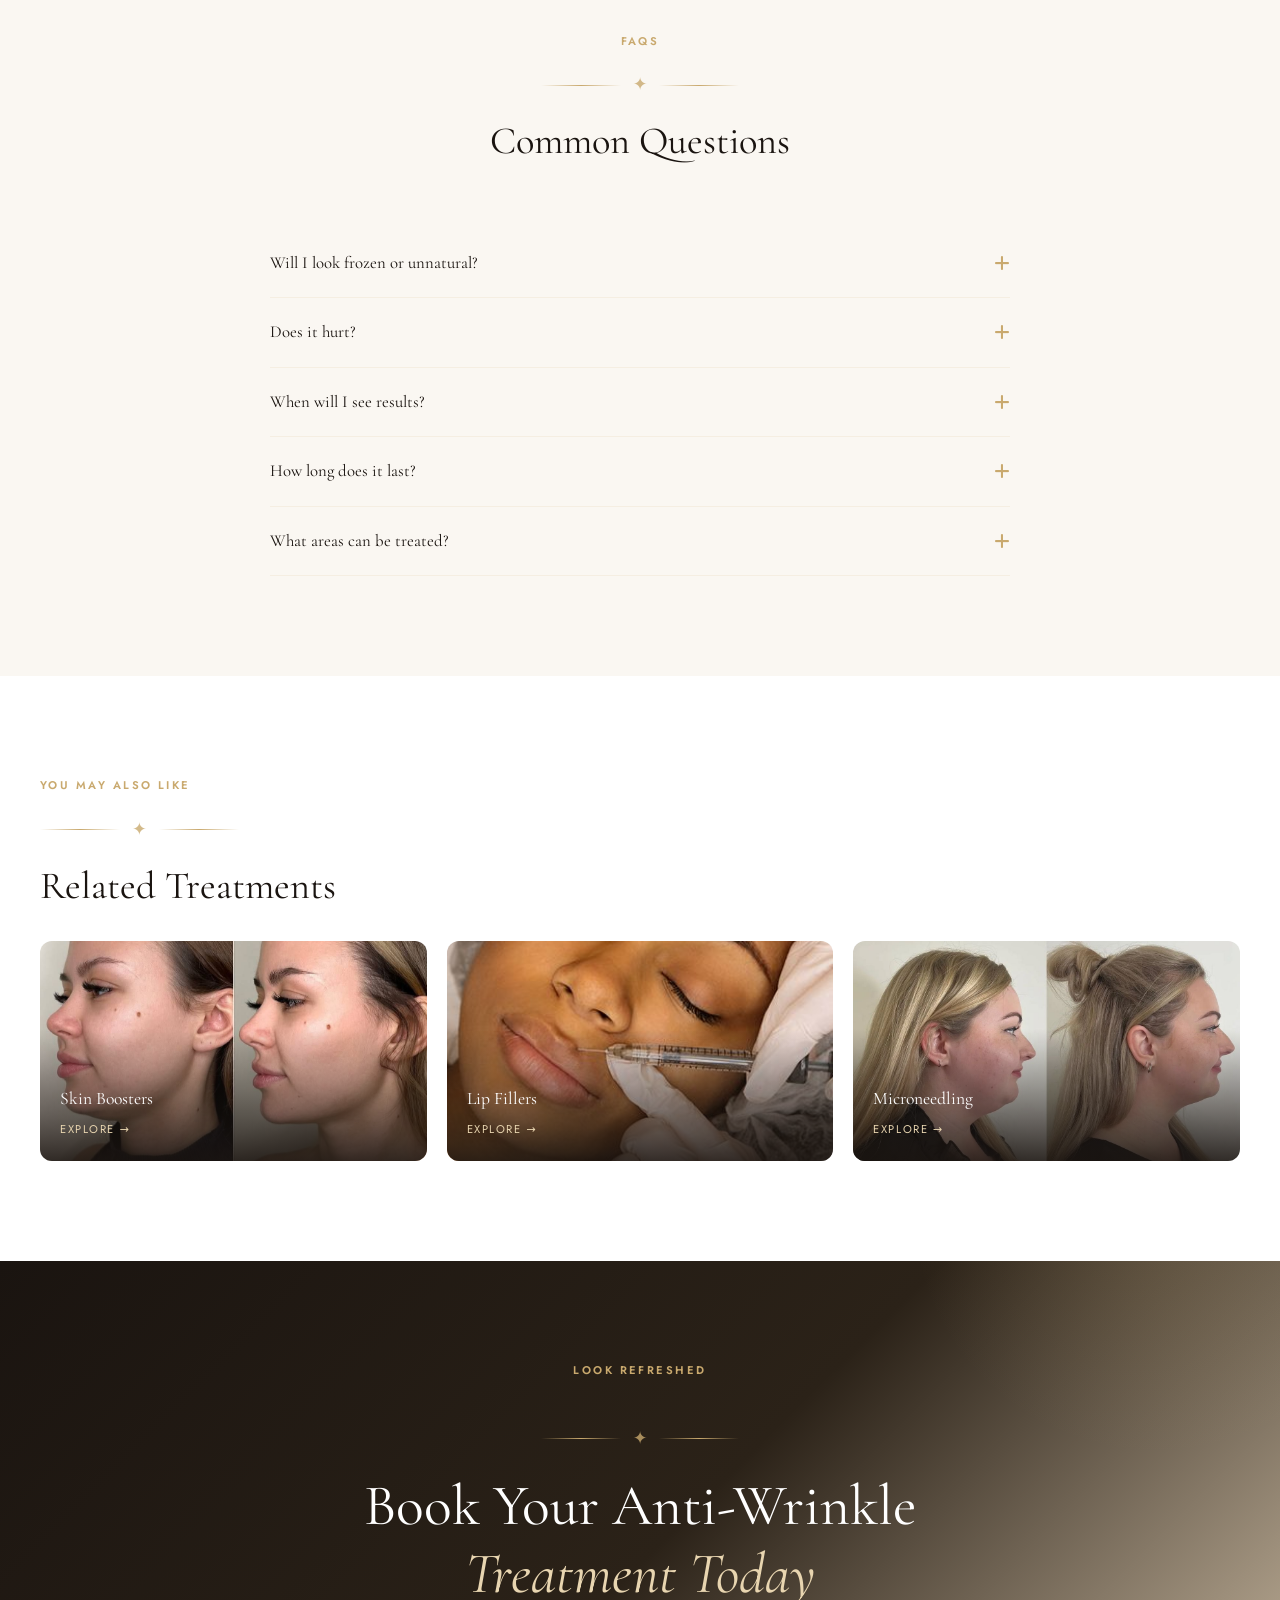
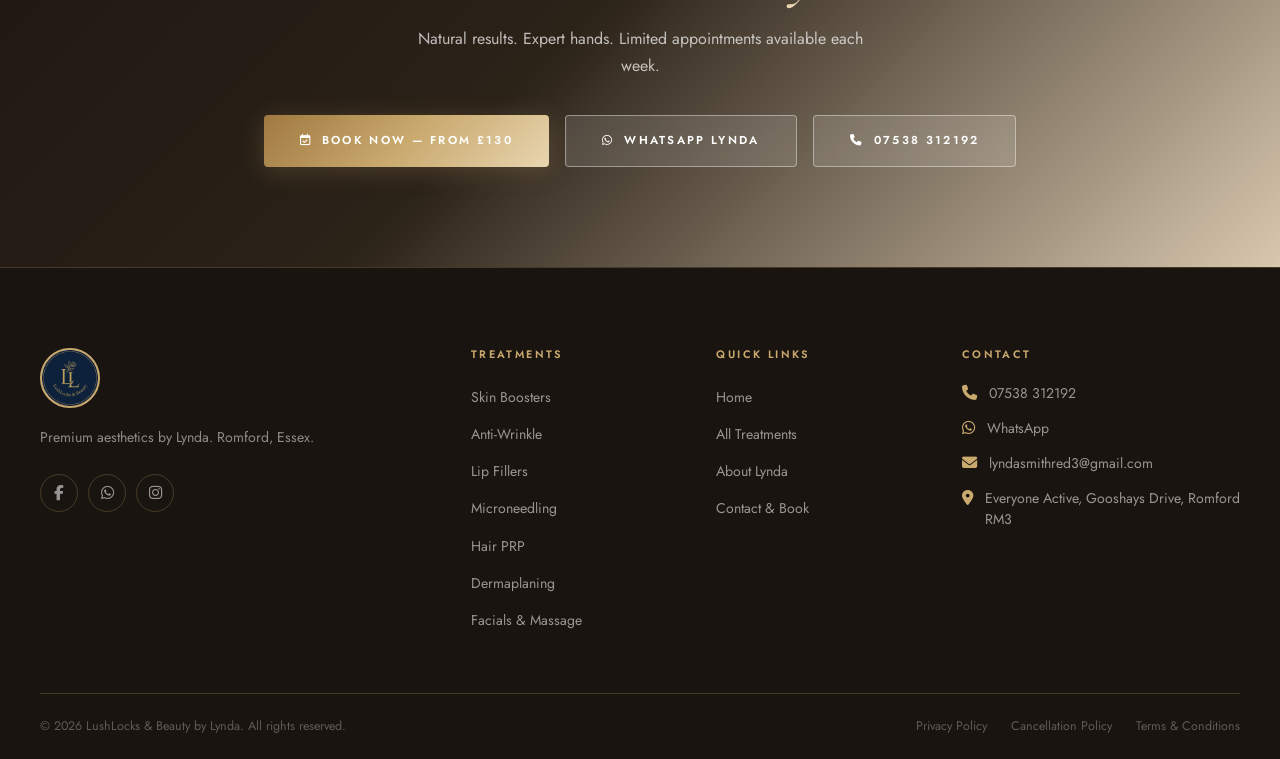
<file: treatments/anti-wrinkle.html>
<!DOCTYPE html>
<html lang="en-GB">

<head>
    <meta charset="UTF-8" />
    <meta name="viewport" content="width=device-width, initial-scale=1.0" />
    <meta name="description"
        content="Anti-Wrinkle injections at LushLocks & Beauty, Romford. Natural-looking results from £130. Forehead, frown lines, crow's feet. Book with Lynda today." />
    <meta name="robots" content="index, follow" />
    <link rel="canonical" href="https://www.lushlocksandbeauty.co.uk/treatments/anti-wrinkle.html" />
    <meta property="og:title" content="Anti-Wrinkle Injections | LushLocks & Beauty Romford" />
    <meta property="og:description"
        content="Natural-looking anti-wrinkle injections from £130. Expert administration by Lynda in Romford, Essex." />
    <meta property="og:image" content="https://www.lushlocksandbeauty.co.uk/assets/images/anti-wrinkle.jpg" />
    <meta property="og:type" content="website" />
    <meta name="twitter:card" content="summary_large_image" />
    <title>Anti-Wrinkle Injections | LushLocks & Beauty — Romford, Essex</title>
    <link rel="icon" type="image/png" href="../assets/images/logo.png" />
    <link rel="stylesheet" href="../assets/css/style.css" />
    <link rel="stylesheet" href="../assets/css/treatment-page.css" />
    <link rel="stylesheet" href="https://cdnjs.cloudflare.com/ajax/libs/font-awesome/6.5.0/css/all.min.css" />
    <script
        type="application/ld+json">{"@context":"https://schema.org","@type":"MedicalProcedure","name":"Anti-Wrinkle Injections","description":"Expert anti-wrinkle injections for natural-looking results at LushLocks & Beauty, Romford.","provider":{"@type":"LocalBusiness","name":"LushLocks & Beauty","telephone":"+447538312192","address":{"@type":"PostalAddress","streetAddress":"Inside Everyone Active, Gooshays Drive","addressLocality":"Romford","addressRegion":"Essex","postalCode":"RM3","addressCountry":"GB"}}}</script>
</head>

<body>
    <nav id="navbar" class="transparent">
        <a href="../index.html" class="nav-logo">
            <img src="../assets/images/logo.png" alt="LushLocks & Beauty logo" width="52" height="52" />
            <div class="nav-logo-text"><span class="nav-logo-name">LushLocks</span><span class="nav-logo-sub">Beauty
                    &amp; Advanced Aesthetics</span></div>
        </a>
        <ul class="nav-links">
            <li><a href="../index.html">Home</a></li>
            <li><a href="../treatments.html" class="active">Treatments</a></li>
            <li><a href="../about.html">About</a></li>
            <li><a href="../contact.html">Contact</a></li>

        </ul>
        <div class="nav-actions">
            <a href="tel:07538312192" class="nav-icon-btn" aria-label="Call us"><i class="fa-solid fa-phone"></i></a>
            <a href="https://wa.me/447538312192" target="_blank" rel="noopener noreferrer" class="nav-icon-btn whatsapp"
                aria-label="WhatsApp"><i class="fa-brands fa-whatsapp"></i></a>
            <a href="../book.html" class="nav-book-btn">Book Now</a>
        </div>
        <div class="hamburger" role="button" aria-label="Open menu" tabindex="0"><span></span><span></span><span></span>
        </div>
    </nav>
    <div class="mobile-nav" aria-hidden="true">
        <button class="mobile-nav-close" aria-label="Close menu"><i class="fa-solid fa-xmark"></i></button>
        <div class="mobile-nav-brand">
            <img src="../assets/images/logo.png" alt="LushLocks & Beauty Logo" />
            <div class="mobile-nav-brand-text">
                <span class="name">LushLocks</span>
                <span class="sub">Beauty &amp; Aesthetics</span>
            </div>
        </div>
        <a href="../index.html">Home</a><a href="../treatments.html">Treatments</a><a href="../about.html">About</a><a
            href="../contact.html">Contact</a>
        <div class="mobile-nav-actions">
            <a href="tel:07538312192" class="btn btn-outline"><i class="fa-solid fa-phone"></i> Call</a>
            <a href="https://wa.me/447538312192" target="_blank" rel="noopener noreferrer" class="btn btn-primary"><i
                    class="fa-brands fa-whatsapp"></i> WhatsApp</a>
        </div>
    </div>

    <section class="page-hero">
        <div class="page-hero-bg" style="background-image:url('../assets/images/anti-wrinkle-collage.jpg');"></div>
        <div class="page-hero-overlay"></div>
        <div class="container page-hero-content">
            <nav aria-label="Breadcrumb" class="breadcrumb">
                <a href="../index.html">Home</a><i class="fa-solid fa-chevron-right"></i>
                <a href="../treatments.html">Treatments</a><i class="fa-solid fa-chevron-right"></i>
                <span>Anti-Wrinkle</span>
            </nav>
            <p class="eyebrow">Injectables</p>
            <h1 class="headline">Anti-Wrinkle<br /><em>Injections</em></h1>
            <p class="lead" style="color:rgba(255,255,255,0.8);max-width:500px;">Soften lines. Look refreshed. Keep your
                natural beauty — without the frozen look. From £130.</p>
            <div style="display:flex;gap:14px;flex-wrap:wrap;margin-top:28px;">
                <a href="../book.html" class="btn btn-primary"><i class="fa-regular fa-calendar-check"></i> Book
                    Now — From £130</a>
                <a href="https://wa.me/447538312192" target="_blank" rel="noopener noreferrer" class="btn btn-ghost"><i
                        class="fa-brands fa-whatsapp"></i> Ask Lynda</a>
            </div>
        </div>
    </section>

    <div class="trust-bar">
        <div class="container">
            <div class="trust-bar-inner">
                <div class="trust-item"><i class="fa-regular fa-clock"></i>
                    <div>
                        <div class="trust-value">30 min</div>
                        <div class="trust-label">Session Length</div>
                    </div>
                </div>
                <div class="trust-divider"></div>
                <div class="trust-item"><i class="fa-solid fa-tag"></i>
                    <div>
                        <div class="trust-value">From £130</div>
                        <div class="trust-label">1 Area</div>
                    </div>
                </div>
                <div class="trust-divider"></div>
                <div class="trust-item"><i class="fa-solid fa-star"></i>
                    <div>
                        <div class="trust-value">Full Results in 2 Weeks</div>
                        <div class="trust-label">Visible Improvement</div>
                    </div>
                </div>
                <div class="trust-divider"></div>
                <div class="trust-item"><i class="fa-solid fa-shield-halved"></i>
                    <div>
                        <div class="trust-value">Natural Results</div>
                        <div class="trust-label">No Frozen Look</div>
                    </div>
                </div>
            </div>
        </div>
    </div>

    <main>
        <section class="section" style="background:var(--cream);">
            <div class="container">
                <div class="about-grid">
                    <div class="reveal">
                        <img src="../assets/images/anti-wrinkle-forehead-before.jpg"
                            alt="Before anti-wrinkle injection treatment at LushLocks Beauty Romford"
                            style="width:100%;height:auto;object-fit:cover;border-radius:var(--radius-lg);box-shadow:var(--shadow-md);margin-bottom:16px;"
                            loading="lazy" />
                        <img src="../assets/images/anti-wrinkle-forehead-after.jpg"
                            alt="After anti-wrinkle injection treatment at LushLocks Beauty Romford"
                            style="width:100%;height:auto;object-fit:cover;border-radius:var(--radius-lg);box-shadow:var(--shadow-md);"
                            loading="lazy" />
                    </div>
                    <div class="reveal reveal-delay-2">
                        <p class="eyebrow">What It Is</p>
                        <div class="gold-divider"><span>✦</span></div>
                        <h2 class="subheadline">Refresh &amp; Rejuvenate<br /><em>Naturally</em></h2>
                        <p class="body-text">Anti-wrinkle injections work by gently relaxing the muscles that cause
                            expression lines — smoothing forehead creases, frown lines, and crow's feet while keeping
                            your face looking completely natural and expressive.</p>
                        <p class="body-text" style="margin-top:16px;">Lynda's precise technique and artistic eye ensure
                            you always look like a refreshed version of yourself — never stiff, never overdone. She
                            tailors every treatment to your unique facial anatomy and aesthetic goals.</p>
                        <ul class="tp-checklist">
                            <li><i class="fa-solid fa-check"></i> Smooths forehead lines, frown lines &amp; crow's feet
                            </li>
                            <li><i class="fa-solid fa-check"></i> Natural-looking, subtle results</li>
                            <li><i class="fa-solid fa-check"></i> Quick 30-minute appointment</li>
                            <li><i class="fa-solid fa-check"></i> No downtime — back to your day immediately</li>
                            <li><i class="fa-solid fa-check"></i> Results last 3–5 months</li>
                        </ul>
                    </div>
                </div>
            </div>
        </section>

        <section class="section" style="background:#fff;">
            <div class="container">
                <div class="section-header center text-center reveal">
                    <p class="eyebrow">The Process</p>
                    <div class="gold-divider center"><span>✦</span></div>
                    <h2 class="subheadline">What to Expect</h2>
                </div>
                <div class="tp-steps reveal">
                    <div class="tp-step">
                        <div class="tp-step-num">01</div>
                        <h4>Consultation</h4>
                        <p>Lynda assesses your facial anatomy, discusses the areas you'd like to treat and the natural
                            result you want.</p>
                    </div>
                    <div class="tp-step">
                        <div class="tp-step-num">02</div>
                        <h4>Preparation</h4>
                        <p>The treatment area is cleansed. A topical numbing cream may be applied for comfort if
                            desired.</p>
                    </div>
                    <div class="tp-step">
                        <div class="tp-step-num">03</div>
                        <h4>Injections</h4>
                        <p>Using ultra-fine needles, small amounts of product are precisely administered to the target
                            muscles. Quick and comfortable.</p>
                    </div>
                    <div class="tp-step">
                        <div class="tp-step-num">04</div>
                        <h4>Review</h4>
                        <p>A 2-week review ensures you're happy with your results. Lynda makes any adjustments needed —
                            at no extra charge.</p>
                    </div>
                </div>
            </div>
        </section>

        <section class="section" style="background:var(--champagne);" id="pricing">
            <div class="container" style="max-width:680px;">
                <div class="contact-form-card reveal">
                    <p class="eyebrow">Transparent Pricing</p>
                    <div class="gold-divider"><span>✦</span></div>
                    <h2 class="subheadline" style="margin-bottom:28px;">Clear, Simple Pricing</h2>
                    <table class="tp-price-table">
                        <tr>
                            <td>1 Area (e.g. forehead)</td>
                            <td>£130</td>
                        </tr>
                        <tr>
                            <td>2 Areas</td>
                            <td>£150</td>
                        </tr>
                        <tr>
                            <td>3 Areas</td>
                            <td>£160</td>
                        </tr>
                        <tr>
                            <td>3 Areas + Skin Booster <span class="tp-badge tp-badge-gold">Offer</span></td>
                            <td>£150</td>
                        </tr>
                        <tr>
                            <td>3 Areas + 1ml Lip Filler</td>
                            <td>£170</td>
                        </tr>
                    </table>
                    <p style="font-size:0.8rem;color:var(--muted);margin-top:16px;">Areas: Forehead, Frown lines (11s),
                        Crow's Feet, Brow Lift, Bunny Lines</p>
                    <div style="display:flex;gap:14px;flex-wrap:wrap;margin-top:28px;">
                        <a href="../book.html" class="btn btn-primary"><i
                                class="fa-regular fa-calendar-check"></i> Book Your Session</a>
                        <a href="https://wa.me/447538312192" target="_blank" rel="noopener noreferrer"
                            class="btn btn-outline"><i class="fa-brands fa-whatsapp"></i> Ask a Question</a>
                    </div>
                </div>
            </div>
        </section>

        <section class="section" style="background:var(--cream);">
            <div class="container" style="max-width:820px;">
                <div class="section-header center text-center reveal">
                    <p class="eyebrow">FAQs</p>
                    <div class="gold-divider center"><span>✦</span></div>
                    <h2 class="subheadline">Common Questions</h2>
                </div>
                <div class="tp-faq reveal">
                    <div class="faq-item">
                        <div class="faq-question"><span>Will I look frozen or unnatural?</span><i
                                class="fa-solid fa-plus"></i></div>
                        <div class="faq-answer">
                            <p>Absolutely not — this is Lynda's speciality. She uses precise, conservative amounts and a
                                thorough understanding of facial anatomy to achieve a completely natural, refreshed
                                look. You should look like a better-rested version of yourself.</p>
                        </div>
                    </div>
                    <div class="faq-item">
                        <div class="faq-question"><span>Does it hurt?</span><i class="fa-solid fa-plus"></i></div>
                        <div class="faq-answer">
                            <p>The needles used are ultra-fine and most clients describe it as a quick, mild sting. The
                                procedure is very quick and well-tolerated. Numbing cream is available for sensitive
                                clients.</p>
                        </div>
                    </div>
                    <div class="faq-item">
                        <div class="faq-question"><span>When will I see results?</span><i class="fa-solid fa-plus"></i>
                        </div>
                        <div class="faq-answer">
                            <p>You'll usually see changes beginning within 3–5 days, with full results visible at 2
                                weeks. That's why Lynda offers a complimentary 2-week review to check results.</p>
                        </div>
                    </div>
                    <div class="faq-item">
                        <div class="faq-question"><span>How long does it last?</span><i class="fa-solid fa-plus"></i>
                        </div>
                        <div class="faq-answer">
                            <p>Results typically last 3–5 months. With regular treatment over time, some clients find
                                their results last longer as the muscles gradually weaken with repeated use.</p>
                        </div>
                    </div>
                    <div class="faq-item">
                        <div class="faq-question"><span>What areas can be treated?</span><i
                                class="fa-solid fa-plus"></i></div>
                        <div class="faq-answer">
                            <p>Common areas include: forehead lines, frown lines (11 lines), crow's feet, brow lift,
                                bunny lines, and lip lines. Lynda will advise on the best areas for your goals during
                                your consultation.</p>
                        </div>
                    </div>
                </div>
            </div>
        </section>

        <section class="section" style="background:#fff;">
            <div class="container">
                <p class="eyebrow reveal">You May Also Like</p>
                <div class="gold-divider reveal"><span>✦</span></div>
                <h2 class="subheadline reveal" style="margin-bottom:32px;">Related Treatments</h2>
                <div class="tp-related-grid">
                    <a href="skin-boosters.html" class="tp-related-card reveal"><img
                            src="../assets/images/skinbooster.jpg" alt="Skin booster treatment" loading="lazy" />
                        <div class="tp-related-overlay"></div>
                        <div class="tp-related-content">
                            <h4>Skin Boosters</h4><span>Explore →</span>
                        </div>
                    </a>
                    <a href="lip-fillers.html" class="tp-related-card reveal reveal-delay-1"><img
                            src="../assets/images/lipinject.jpg" alt="Lip filler treatment" loading="lazy" />
                        <div class="tp-related-overlay"></div>
                        <div class="tp-related-content">
                            <h4>Lip Fillers</h4><span>Explore →</span>
                        </div>
                    </a>
                    <a href="microneedling.html" class="tp-related-card reveal reveal-delay-2"><img
                            src="../assets/images/microneedling.jpg" alt="Microneedling treatment" loading="lazy" />
                        <div class="tp-related-overlay"></div>
                        <div class="tp-related-content">
                            <h4>Microneedling</h4><span>Explore →</span>
                        </div>
                    </a>
                </div>
            </div>
        </section>

        <section class="cta-banner">
            <div class="container text-center reveal">
                <p class="eyebrow" style="color:var(--gold);">Look Refreshed</p>
                <div class="gold-divider center"><span>✦</span></div>
                <h2 class="headline" style="color:#fff;">Book Your Anti-Wrinkle<br /><em
                        style="color:var(--gold-light);">Treatment Today</em></h2>
                <p style="color:rgba(255,255,255,0.7);max-width:480px;margin:16px auto 36px;">Natural results. Expert
                    hands. Limited appointments available each week.</p>
                <div class="cta-banner-actions">
                    <a href="../book.html" class="btn btn-primary"><i class="fa-regular fa-calendar-check"></i>
                        Book Now — From £130</a>
                    <a href="https://wa.me/447538312192" target="_blank" rel="noopener noreferrer"
                        class="btn btn-ghost"><i class="fa-brands fa-whatsapp"></i> WhatsApp Lynda</a>
                    <a href="tel:07538312192" class="btn btn-ghost"><i class="fa-solid fa-phone"></i> 07538 312192</a>
                </div>
            </div>
        </section>
    </main>

    <footer>
        <div class="container">
            <div class="footer-grid">
                <div class="footer-brand">
                    <a href="../index.html" class="nav-logo" style="margin-bottom:16px;"><img
                            src="../assets/images/logo.png" alt="LushLocks Beauty logo" width="48" height="48"
                            style="border-radius:50%;border:2px solid var(--gold);object-fit:cover;" loading="lazy" />
                        <div class="nav-logo-text"><span class="nav-logo-name">LushLocks</span><span
                                class="nav-logo-sub">Beauty &amp; Advanced Aesthetics</span></div>
                    </a>
                    <p>Premium aesthetics by Lynda. Romford, Essex.</p>
                    <div class="footer-socials">
                        <a href="https://www.facebook.com/p/LushLocks-Beauty-61567913738287/" target="_blank"
                            rel="noopener noreferrer" class="footer-social-btn" aria-label="Facebook"><i
                                class="fa-brands fa-facebook-f"></i></a>
                        <a href="https://wa.me/447538312192" target="_blank" rel="noopener noreferrer"
                            class="footer-social-btn" aria-label="WhatsApp"><i class="fa-brands fa-whatsapp"></i></a>
                        <a href="https://www.instagram.com/" target="_blank" rel="noopener noreferrer"
                            class="footer-social-btn" aria-label="Instagram"><i class="fa-brands fa-instagram"></i></a>
                    </div>
                </div>
                <div class="footer-col">
                    <h4>Treatments</h4>
                    <ul class="footer-links">
                        <li><a href="skin-boosters.html">Skin Boosters</a></li>
                        <li><a href="anti-wrinkle.html">Anti-Wrinkle</a></li>
                        <li><a href="lip-fillers.html">Lip Fillers</a></li>
                        <li><a href="microneedling.html">Microneedling</a></li>
                        <li><a href="hair-prp.html">Hair PRP</a></li>
                        <li><a href="dermaplaning.html">Dermaplaning</a></li>
                        <li><a href="facials-massage.html">Facials &amp; Massage</a></li>
                    </ul>
                </div>
                <div class="footer-col">
                    <h4>Quick Links</h4>
                    <ul class="footer-links">
                        <li><a href="../index.html">Home</a></li>
                        <li><a href="../treatments.html">All Treatments</a></li>
                        <li><a href="../about.html">About Lynda</a></li>
                        <li><a href="../contact.html">Contact &amp; Book</a></li>

                    </ul>
                </div>
                <div class="footer-col">
                    <h4>Contact</h4>
                    <ul class="footer-contact-list">
                        <li class="footer-contact-item"><i class="fa-solid fa-phone"></i><a href="tel:07538312192">07538
                                312192</a></li>
                        <li class="footer-contact-item"><i class="fa-brands fa-whatsapp"></i><a
                                href="https://wa.me/447538312192" target="_blank" rel="noopener noreferrer">WhatsApp</a>
                        </li>
                        <li class="footer-contact-item"><i class="fa-solid fa-envelope"></i><a
                                href="mailto:lyndasmithred3@gmail.com">lyndasmithred3@gmail.com</a></li>
                        <li class="footer-contact-item"><i class="fa-solid fa-location-dot"></i><span>Everyone Active,
                                Gooshays Drive, Romford RM3</span></li>
                    </ul>
                </div>
            </div>
        </div>
        <div class="container">
            <div class="footer-bottom">
                <p>© 2026 LushLocks &amp; Beauty by Lynda. All rights reserved.</p>
                <div class="footer-bottom-links"><a href="../policy.html#privacy">Privacy Policy</a><a
                        href="../policy.html#cancellation">Cancellation Policy</a><a href="../policy.html#terms">Terms
                        &amp; Conditions</a></div>
            </div>
        </div>
    </footer>
    <div class="whatsapp-float"><span class="whatsapp-float-label">Chat with Lynda</span><a
            href="https://wa.me/447538312192" target="_blank" rel="noopener noreferrer" class="whatsapp-float-btn"
            aria-label="WhatsApp"><i class="fa-brands fa-whatsapp"></i></a></div>
    <script src="../assets/js/main.js"></script>

  <div id="cookie-notice" class="cookie-notice" style="display: none;">
    <div class="container cookie-content">
      <p>We use cookies to ensure you have the best experience in our private clinic. By continuing to browse, you agree to our <a href="../policy.html#cookies">Cookie Policy</a>.</p>
      <div class="cookie-actions">
        <button id="cookie-accept" class="btn btn-primary btn-sm">Accept</button>
      </div>
    </div>
  </div>
</body>

</html>
</file>
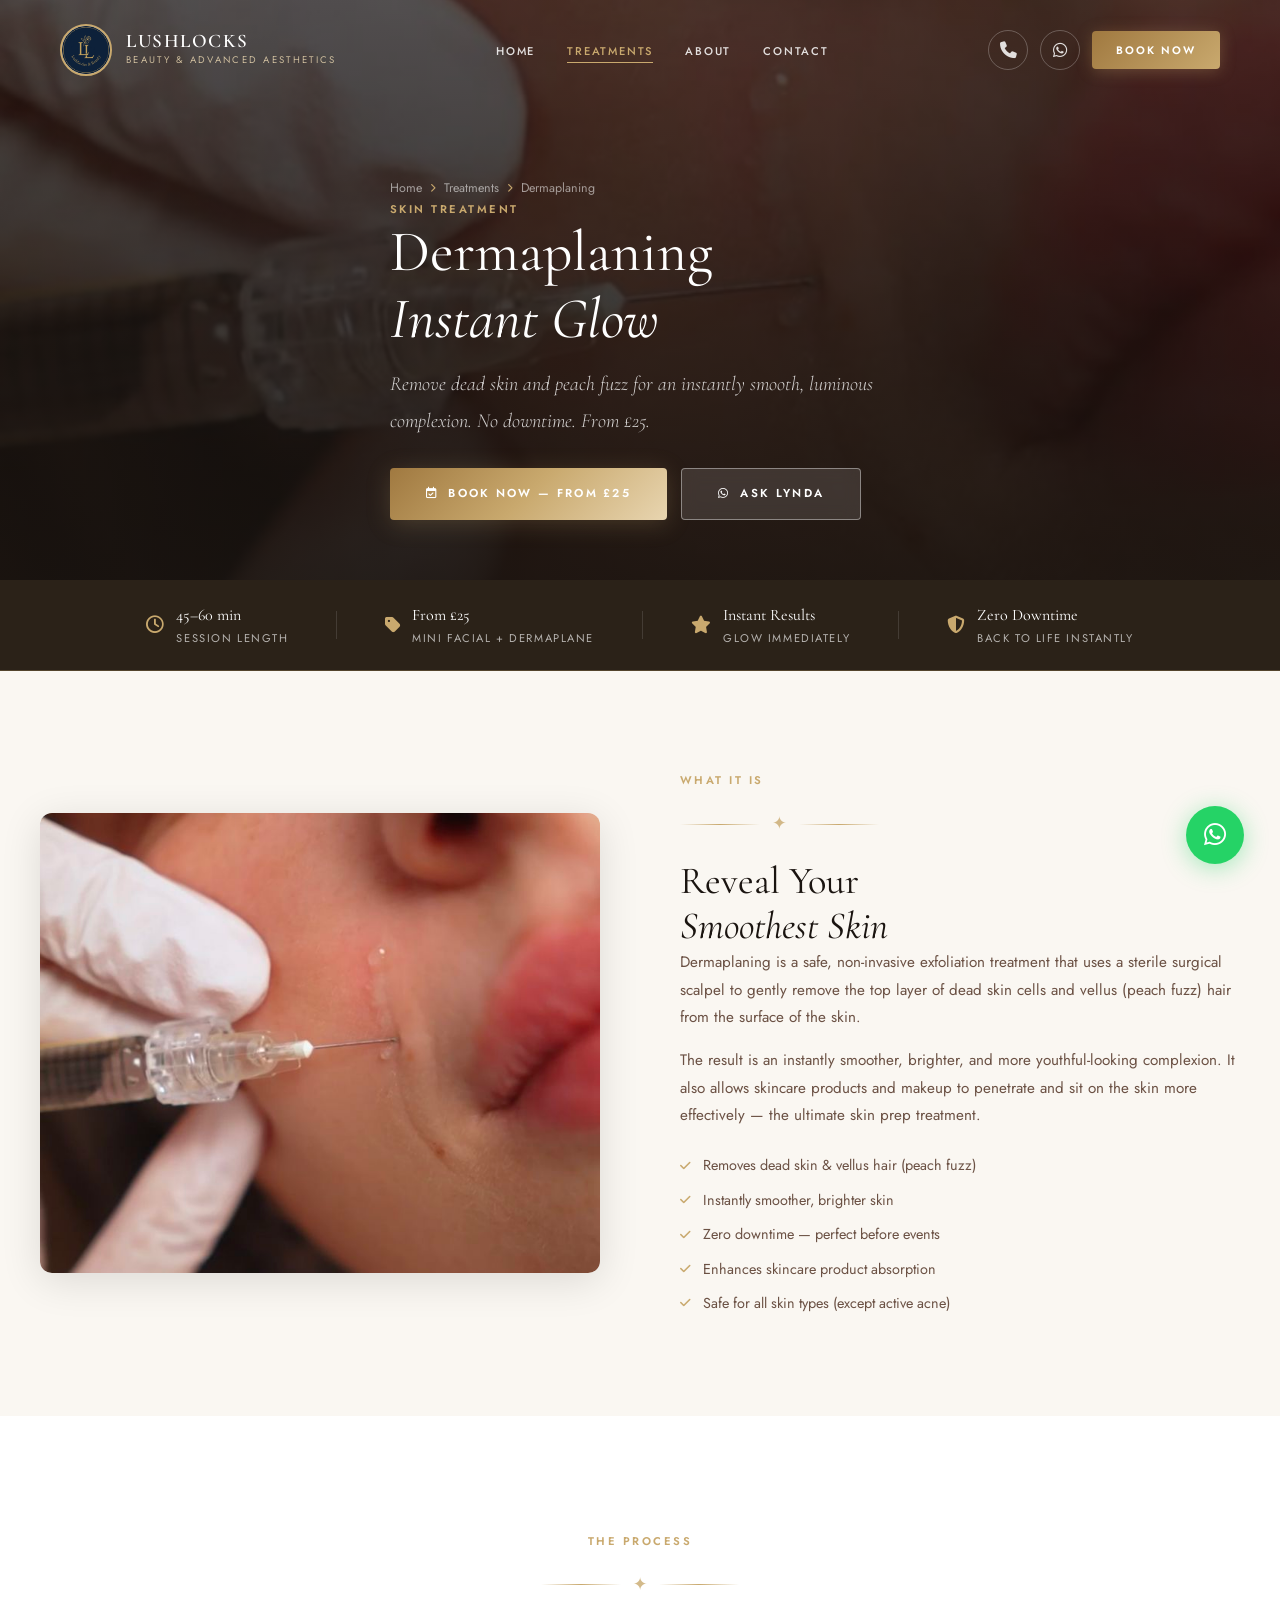
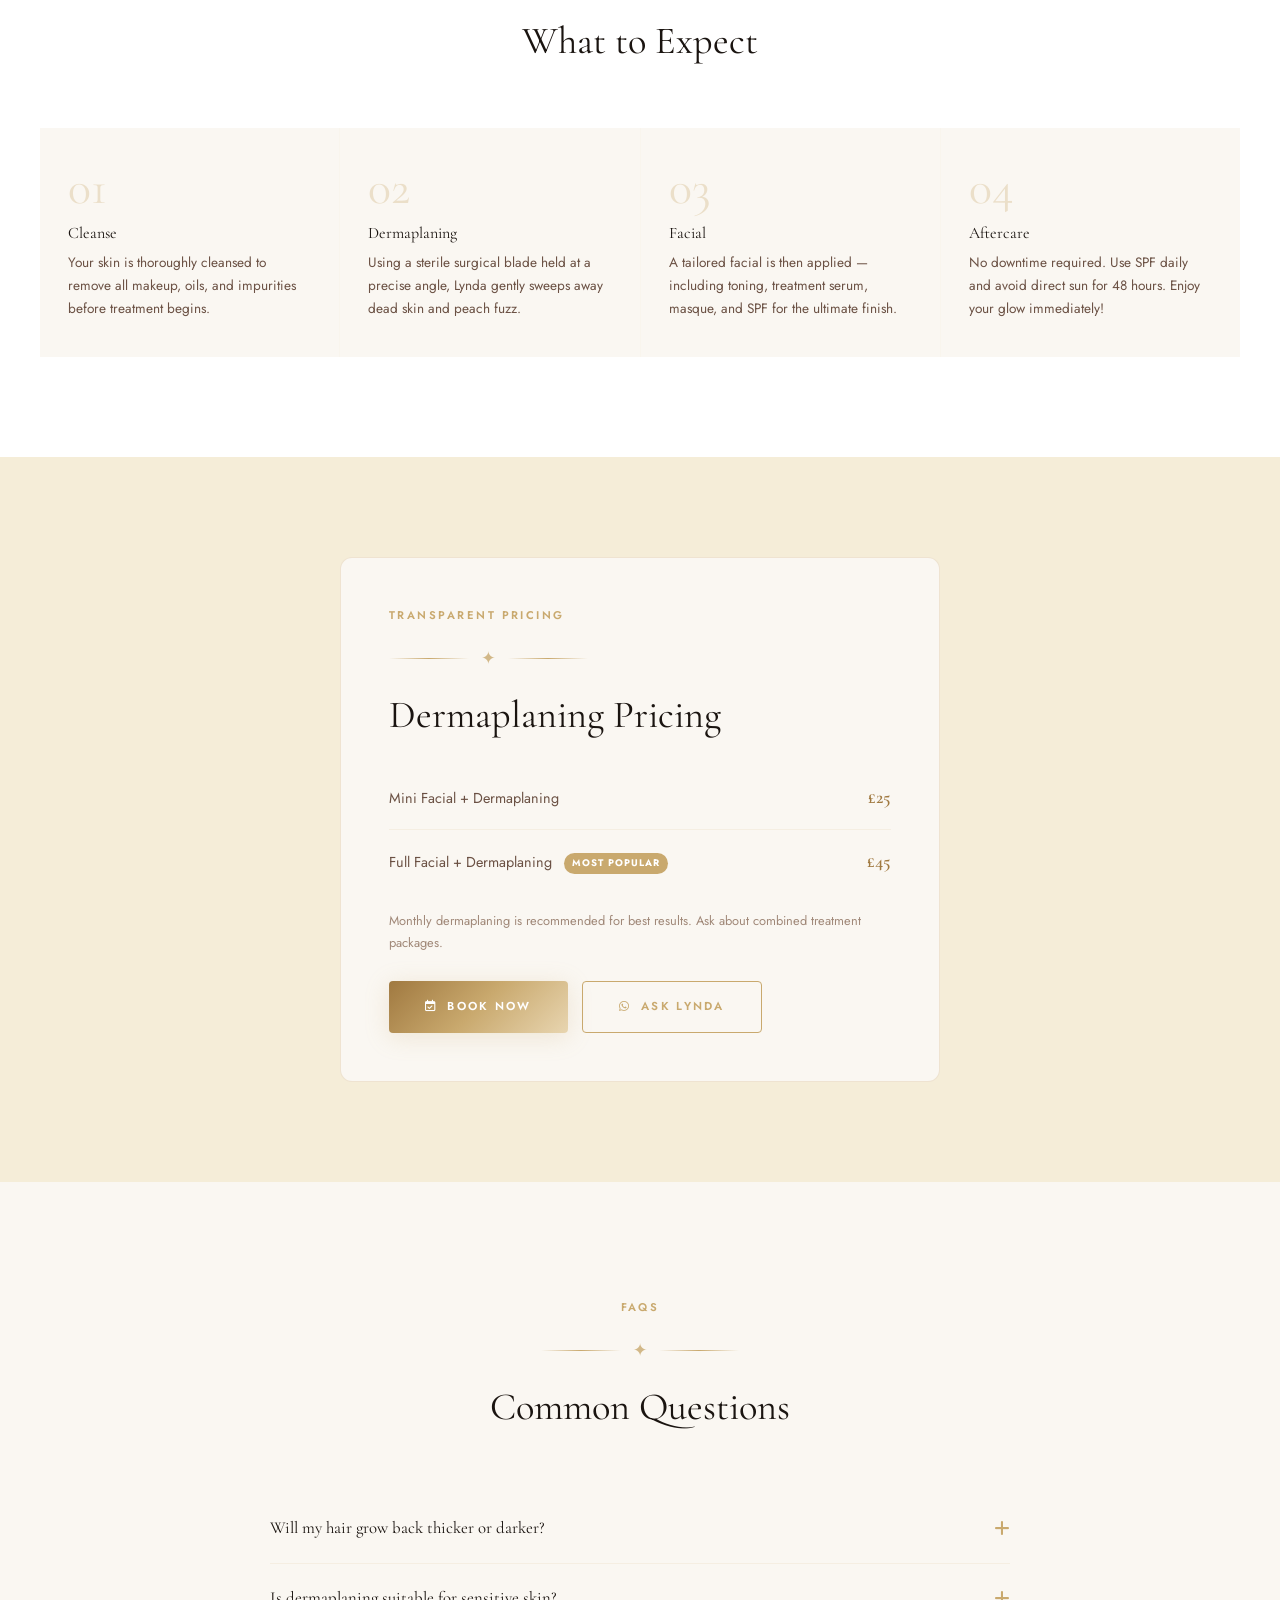
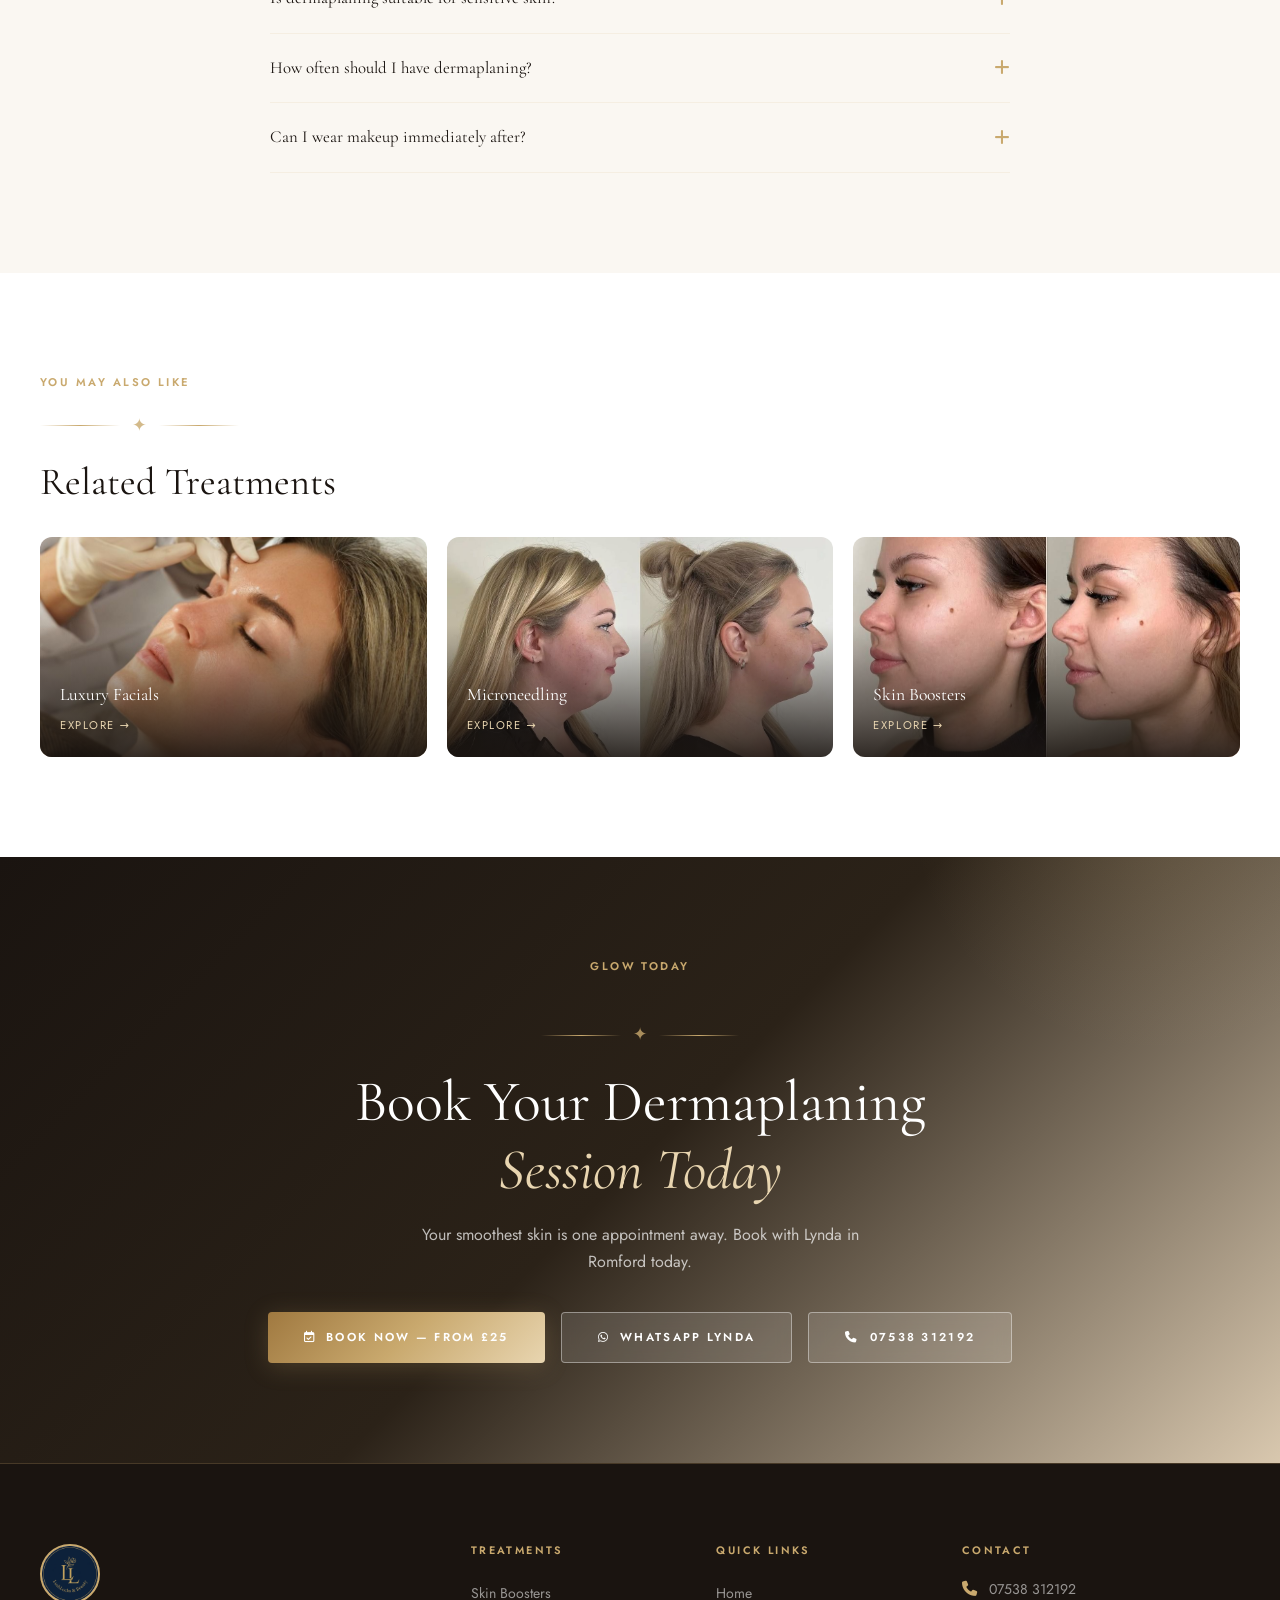
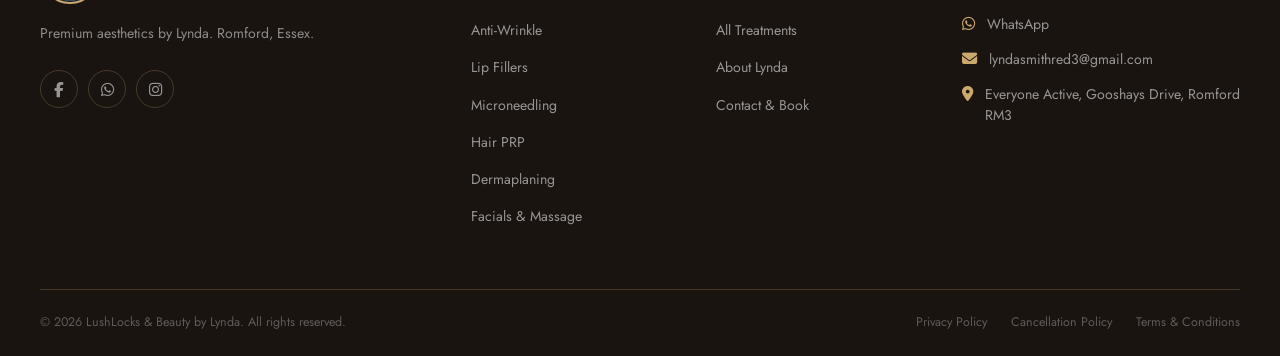
<file: treatments/dermaplaning.html>
<!DOCTYPE html>
<html lang="en-GB">

<head>
    <meta charset="UTF-8" />
    <meta name="viewport" content="width=device-width, initial-scale=1.0" />
    <meta name="description"
        content="Dermaplaning at LushLocks & Beauty, Romford. Remove dead skin and peach fuzz for a luminous, smooth complexion. From £25. Book with Lynda today." />
    <meta name="robots" content="index, follow" />
    <link rel="canonical" href="https://www.lushlocksandbeauty.co.uk/treatments/dermaplaning.html" />
    <meta property="og:title" content="Dermaplaning | LushLocks & Beauty Romford" />
    <meta property="og:description"
        content="Dermaplaning — gentle exfoliation for an instantly smooth, luminous complexion. From £25. Romford, Essex." />
    <meta property="og:image" content="https://www.lushlocksandbeauty.co.uk/assets/images/dermaplaning.jpg" />
    <meta property="og:type" content="website" />
    <meta name="twitter:card" content="summary_large_image" />
    <title>Dermaplaning — Smooth, Luminous Skin | LushLocks & Beauty Romford</title>
    <link rel="icon" type="image/png" href="../assets/images/logo.png" />
    <link rel="stylesheet" href="../assets/css/style.css" />
    <link rel="stylesheet" href="../assets/css/treatment-page.css" />
    <link rel="stylesheet" href="https://cdnjs.cloudflare.com/ajax/libs/font-awesome/6.5.0/css/all.min.css" />
</head>

<body>
    <nav id="navbar" class="transparent"><a href="../index.html" class="nav-logo"><img src="../assets/images/logo.png"
                alt="LushLocks & Beauty logo" width="52" height="52" />
            <div class="nav-logo-text"><span class="nav-logo-name">LushLocks</span><span class="nav-logo-sub">Beauty
                    &amp; Advanced Aesthetics</span></div>
        </a>
        <ul class="nav-links">
            <li><a href="../index.html">Home</a></li>
            <li><a href="../treatments.html" class="active">Treatments</a></li>
            <li><a href="../about.html">About</a></li>
            <li><a href="../contact.html">Contact</a></li>

        </ul>
        <div class="nav-actions"><a href="tel:07538312192" class="nav-icon-btn" aria-label="Call"><i
                    class="fa-solid fa-phone"></i></a><a href="https://wa.me/447538312192" target="_blank"
                rel="noopener noreferrer" class="nav-icon-btn whatsapp" aria-label="WhatsApp"><i
                    class="fa-brands fa-whatsapp"></i></a><a href="../book.html" class="nav-book-btn">Book
                Now</a></div>
        <div class="hamburger" role="button" aria-label="Open menu" tabindex="0"><span></span><span></span><span></span>
        </div>
    </nav>
    <div class="mobile-nav" aria-hidden="true"> <button class="mobile-nav-close" aria-label="Close menu"><i
                class="fa-solid fa-xmark"></i></button>
        <div class="mobile-nav-brand">
            <img src="../assets/images/logo.png" alt="LushLocks & Beauty Logo" />
            <div class="mobile-nav-brand-text">
                <span class="name">LushLocks</span>
                <span class="sub">Beauty &amp; Aesthetics</span>
            </div>
        </div><a href="../index.html">Home</a><a href="../treatments.html">Treatments</a><a
            href="../about.html">About</a><a href="../contact.html">Contact</a>
        <a href="../book.html">Book Now</a>
        <div class="mobile-nav-actions"><a href="tel:07538312192" class="btn btn-outline"><i
                    class="fa-solid fa-phone"></i> Call</a><a href="https://wa.me/447538312192" target="_blank"
                rel="noopener noreferrer" class="btn btn-primary"><i class="fa-brands fa-whatsapp"></i> WhatsApp</a>
        </div>
    </div>

    <section class="page-hero">
        <div class="page-hero-bg" style="background-image:url('../assets/images/dermaplaning.jpg');"></div>
        <div class="page-hero-overlay"></div>
        <div class="container page-hero-content">
            <nav aria-label="Breadcrumb" class="breadcrumb"><a href="../index.html">Home</a><i
                    class="fa-solid fa-chevron-right"></i><a href="../treatments.html">Treatments</a><i
                    class="fa-solid fa-chevron-right"></i><span>Dermaplaning</span></nav>
            <p class="eyebrow">Skin Treatment</p>
            <h1 class="headline">Dermaplaning<br /><em>Instant Glow</em></h1>
            <p class="lead" style="color:rgba(255,255,255,0.8);max-width:500px;">Remove dead skin and peach fuzz for an
                instantly smooth, luminous complexion. No downtime. From £25.</p>
            <div style="display:flex;gap:14px;flex-wrap:wrap;margin-top:28px;"><a href="../book.html"
                    class="btn btn-primary"><i class="fa-regular fa-calendar-check"></i> Book Now — From £25</a><a
                    href="https://wa.me/447538312192" target="_blank" rel="noopener noreferrer" class="btn btn-ghost"><i
                        class="fa-brands fa-whatsapp"></i> Ask Lynda</a></div>
        </div>
    </section>

    <div class="trust-bar">
        <div class="container">
            <div class="trust-bar-inner">
                <div class="trust-item"><i class="fa-regular fa-clock"></i>
                    <div>
                        <div class="trust-value">45–60 min</div>
                        <div class="trust-label">Session Length</div>
                    </div>
                </div>
                <div class="trust-divider"></div>
                <div class="trust-item"><i class="fa-solid fa-tag"></i>
                    <div>
                        <div class="trust-value">From £25</div>
                        <div class="trust-label">Mini Facial + Dermaplane</div>
                    </div>
                </div>
                <div class="trust-divider"></div>
                <div class="trust-item"><i class="fa-solid fa-star"></i>
                    <div>
                        <div class="trust-value">Instant Results</div>
                        <div class="trust-label">Glow Immediately</div>
                    </div>
                </div>
                <div class="trust-divider"></div>
                <div class="trust-item"><i class="fa-solid fa-shield-halved"></i>
                    <div>
                        <div class="trust-value">Zero Downtime</div>
                        <div class="trust-label">Back to life instantly</div>
                    </div>
                </div>
            </div>
        </div>
    </div>

    <main>
        <section class="section" style="background:var(--cream);">
            <div class="container">
                <div class="about-grid">
                    <div class="reveal"><img src="../assets/images/dermaplaning.jpg"
                            alt="Dermaplaning treatment at LushLocks Beauty Romford"
                            style="width:100%;height:460px;object-fit:cover;border-radius:var(--radius-lg);box-shadow:var(--shadow-md);"
                            loading="lazy" /></div>
                    <div class="reveal reveal-delay-2">
                        <p class="eyebrow">What It Is</p>
                        <div class="gold-divider"><span>✦</span></div>
                        <h2 class="subheadline">Reveal Your<br /><em>Smoothest Skin</em></h2>
                        <p class="body-text">Dermaplaning is a safe, non-invasive exfoliation treatment that uses a
                            sterile surgical scalpel to gently remove the top layer of dead skin cells and vellus (peach
                            fuzz) hair from the surface of the skin.</p>
                        <p class="body-text" style="margin-top:16px;">The result is an instantly smoother, brighter, and
                            more youthful-looking complexion. It also allows skincare products and makeup to penetrate
                            and sit on the skin more effectively — the ultimate skin prep treatment.</p>
                        <ul class="tp-checklist">
                            <li><i class="fa-solid fa-check"></i> Removes dead skin &amp; vellus hair (peach fuzz)</li>
                            <li><i class="fa-solid fa-check"></i> Instantly smoother, brighter skin</li>
                            <li><i class="fa-solid fa-check"></i> Zero downtime — perfect before events</li>
                            <li><i class="fa-solid fa-check"></i> Enhances skincare product absorption</li>
                            <li><i class="fa-solid fa-check"></i> Safe for all skin types (except active acne)</li>
                        </ul>
                    </div>
                </div>
            </div>
        </section>

        <section class="section" style="background:#fff;">
            <div class="container">
                <div class="section-header center text-center reveal">
                    <p class="eyebrow">The Process</p>
                    <div class="gold-divider center"><span>✦</span></div>
                    <h2 class="subheadline">What to Expect</h2>
                </div>
                <div class="tp-steps reveal">
                    <div class="tp-step">
                        <div class="tp-step-num">01</div>
                        <h4>Cleanse</h4>
                        <p>Your skin is thoroughly cleansed to remove all makeup, oils, and impurities before treatment
                            begins.</p>
                    </div>
                    <div class="tp-step">
                        <div class="tp-step-num">02</div>
                        <h4>Dermaplaning</h4>
                        <p>Using a sterile surgical blade held at a precise angle, Lynda gently sweeps away dead skin
                            and peach fuzz.</p>
                    </div>
                    <div class="tp-step">
                        <div class="tp-step-num">03</div>
                        <h4>Facial</h4>
                        <p>A tailored facial is then applied — including toning, treatment serum, masque, and SPF for
                            the ultimate finish.</p>
                    </div>
                    <div class="tp-step">
                        <div class="tp-step-num">04</div>
                        <h4>Aftercare</h4>
                        <p>No downtime required. Use SPF daily and avoid direct sun for 48 hours. Enjoy your glow
                            immediately!</p>
                    </div>
                </div>
            </div>
        </section>

        <section class="section" style="background:var(--champagne);" id="pricing">
            <div class="container" style="max-width:680px;">
                <div class="contact-form-card reveal">
                    <p class="eyebrow">Transparent Pricing</p>
                    <div class="gold-divider"><span>✦</span></div>
                    <h2 class="subheadline" style="margin-bottom:28px;">Dermaplaning Pricing</h2>
                    <table class="tp-price-table">
                        <tr>
                            <td>Mini Facial + Dermaplaning</td>
                            <td>£25</td>
                        </tr>
                        <tr>
                            <td>Full Facial + Dermaplaning <span class="tp-badge tp-badge-gold">Most Popular</span></td>
                            <td>£45</td>
                        </tr>
                    </table>
                    <p style="font-size:0.8rem;color:var(--muted);margin-top:16px;">Monthly dermaplaning is recommended
                        for best results. Ask about combined treatment packages.</p>
                    <div style="display:flex;gap:14px;flex-wrap:wrap;margin-top:28px;">
                        <a href="../book.html" class="btn btn-primary"><i
                                class="fa-regular fa-calendar-check"></i> Book Now</a>
                        <a href="https://wa.me/447538312192" target="_blank" rel="noopener noreferrer"
                            class="btn btn-outline"><i class="fa-brands fa-whatsapp"></i> Ask Lynda</a>
                    </div>
                </div>
            </div>
        </section>

        <section class="section" style="background:var(--cream);">
            <div class="container" style="max-width:820px;">
                <div class="section-header center text-center reveal">
                    <p class="eyebrow">FAQs</p>
                    <div class="gold-divider center"><span>✦</span></div>
                    <h2 class="subheadline">Common Questions</h2>
                </div>
                <div class="tp-faq reveal">
                    <div class="faq-item">
                        <div class="faq-question"><span>Will my hair grow back thicker or darker?</span><i
                                class="fa-solid fa-plus"></i></div>
                        <div class="faq-answer">
                            <p>This is a common myth — and it's completely false. Vellus (peach fuzz) hair is very
                                different to terminal hair. Removing it with a blade will not change its colour,
                                thickness, or growth rate. Your hair will grow back exactly as it was.</p>
                        </div>
                    </div>
                    <div class="faq-item">
                        <div class="faq-question"><span>Is dermaplaning suitable for sensitive skin?</span><i
                                class="fa-solid fa-plus"></i></div>
                        <div class="faq-answer">
                            <p>Yes — dermaplaning is actually very well-tolerated by sensitive skin. However, it's not
                                recommended if you have active acne breakouts, rosacea flare-ups, or skin infections.
                                Lynda will assess your skin during the consultation.</p>
                        </div>
                    </div>
                    <div class="faq-item">
                        <div class="faq-question"><span>How often should I have dermaplaning?</span><i
                                class="fa-solid fa-plus"></i></div>
                        <div class="faq-answer">
                            <p>Once every 4–6 weeks is ideal — this aligns with your skin's natural cell turnover cycle.
                                Many clients book it monthly as part of their regular skincare routine.</p>
                        </div>
                    </div>
                    <div class="faq-item">
                        <div class="faq-question"><span>Can I wear makeup immediately after?</span><i
                                class="fa-solid fa-plus"></i></div>
                        <div class="faq-answer">
                            <p>We recommend waiting 24 hours before applying makeup to allow your freshly exfoliated
                                skin to settle. After that, you'll notice your foundation applies more smoothly and
                                flawlessly than ever!</p>
                        </div>
                    </div>
                </div>
            </div>
        </section>

        <section class="section" style="background:#fff;">
            <div class="container">
                <p class="eyebrow reveal">You May Also Like</p>
                <div class="gold-divider reveal"><span>✦</span></div>
                <h2 class="subheadline reveal" style="margin-bottom:32px;">Related Treatments</h2>
                <div class="tp-related-grid">
                    <a href="facials-massage.html" class="tp-related-card reveal"><img src="../assets/images/facial.jpg"
                            alt="Luxury facial" loading="lazy" />
                        <div class="tp-related-overlay"></div>
                        <div class="tp-related-content">
                            <h4>Luxury Facials</h4><span>Explore →</span>
                        </div>
                    </a>
                    <a href="microneedling.html" class="tp-related-card reveal reveal-delay-1"><img
                            src="../assets/images/microneedling.jpg" alt="Microneedling" loading="lazy" />
                        <div class="tp-related-overlay"></div>
                        <div class="tp-related-content">
                            <h4>Microneedling</h4><span>Explore →</span>
                        </div>
                    </a>
                    <a href="skin-boosters.html" class="tp-related-card reveal reveal-delay-2"><img
                            src="../assets/images/skinbooster.jpg" alt="Skin boosters" loading="lazy" />
                        <div class="tp-related-overlay"></div>
                        <div class="tp-related-content">
                            <h4>Skin Boosters</h4><span>Explore →</span>
                        </div>
                    </a>
                </div>
            </div>
        </section>

        <section class="cta-banner">
            <div class="container text-center reveal">
                <p class="eyebrow" style="color:var(--gold);">Glow Today</p>
                <div class="gold-divider center"><span>✦</span></div>
                <h2 class="headline" style="color:#fff;">Book Your Dermaplaning<br /><em
                        style="color:var(--gold-light);">Session Today</em></h2>
                <p style="color:rgba(255,255,255,0.7);max-width:480px;margin:16px auto 36px;">Your smoothest skin is one
                    appointment away. Book with Lynda in Romford today.</p>
                <div class="cta-banner-actions">
                    <a href="../book.html" class="btn btn-primary"><i class="fa-regular fa-calendar-check"></i>
                        Book Now — From £25</a>
                    <a href="https://wa.me/447538312192" target="_blank" rel="noopener noreferrer"
                        class="btn btn-ghost"><i class="fa-brands fa-whatsapp"></i> WhatsApp Lynda</a>
                    <a href="tel:07538312192" class="btn btn-ghost"><i class="fa-solid fa-phone"></i> 07538 312192</a>
                </div>
            </div>
        </section>
    </main>

    <footer>
        <div class="container">
            <div class="footer-grid">
                <div class="footer-brand"><a href="../index.html" class="nav-logo" style="margin-bottom:16px;"><img
                            src="../assets/images/logo.png" alt="LushLocks logo" width="48" height="48"
                            style="border-radius:50%;border:2px solid var(--gold);object-fit:cover;" loading="lazy" />
                        <div class="nav-logo-text"><span class="nav-logo-name">LushLocks</span><span
                                class="nav-logo-sub">Beauty &amp; Advanced Aesthetics</span></div>
                    </a>
                    <p>Premium aesthetics by Lynda. Romford, Essex.</p>
                    <div class="footer-socials"><a href="https://www.facebook.com/p/LushLocks-Beauty-61567913738287/"
                            target="_blank" rel="noopener noreferrer" class="footer-social-btn" aria-label="Facebook"><i
                                class="fa-brands fa-facebook-f"></i></a><a href="https://wa.me/447538312192"
                            target="_blank" rel="noopener noreferrer" class="footer-social-btn" aria-label="WhatsApp"><i
                                class="fa-brands fa-whatsapp"></i></a><a href="https://www.instagram.com/"
                            target="_blank" rel="noopener noreferrer" class="footer-social-btn"
                            aria-label="Instagram"><i class="fa-brands fa-instagram"></i></a></div>
                </div>
                <div class="footer-col">
                    <h4>Treatments</h4>
                    <ul class="footer-links">
                        <li><a href="skin-boosters.html">Skin Boosters</a></li>
                        <li><a href="anti-wrinkle.html">Anti-Wrinkle</a></li>
                        <li><a href="lip-fillers.html">Lip Fillers</a></li>
                        <li><a href="microneedling.html">Microneedling</a></li>
                        <li><a href="hair-prp.html">Hair PRP</a></li>
                        <li><a href="dermaplaning.html">Dermaplaning</a></li>
                        <li><a href="facials-massage.html">Facials &amp; Massage</a></li>
                    </ul>
                </div>
                <div class="footer-col">
                    <h4>Quick Links</h4>
                    <ul class="footer-links">
                        <li><a href="../index.html">Home</a></li>
                        <li><a href="../treatments.html">All Treatments</a></li>
                        <li><a href="../about.html">About Lynda</a></li>
                        <li><a href="../contact.html">Contact &amp; Book</a></li>

                    </ul>
                </div>
                <div class="footer-col">
                    <h4>Contact</h4>
                    <ul class="footer-contact-list">
                        <li class="footer-contact-item"><i class="fa-solid fa-phone"></i><a href="tel:07538312192">07538
                                312192</a></li>
                        <li class="footer-contact-item"><i class="fa-brands fa-whatsapp"></i><a
                                href="https://wa.me/447538312192" target="_blank" rel="noopener noreferrer">WhatsApp</a>
                        </li>
                        <li class="footer-contact-item"><i class="fa-solid fa-envelope"></i><a
                                href="mailto:lyndasmithred3@gmail.com">lyndasmithred3@gmail.com</a></li>
                        <li class="footer-contact-item"><i class="fa-solid fa-location-dot"></i><span>Everyone Active,
                                Gooshays Drive, Romford RM3</span></li>
                    </ul>
                </div>
            </div>
        </div>
        <div class="container">
            <div class="footer-bottom">
                <p>© 2026 LushLocks &amp; Beauty by Lynda. All rights reserved.</p>
                <div class="footer-bottom-links"><a href="../policy.html#privacy">Privacy Policy</a><a
                        href="../policy.html#cancellation">Cancellation Policy</a><a href="../policy.html#terms">Terms
                        &amp; Conditions</a></div>
            </div>
        </div>
    </footer>
    <div class="whatsapp-float"><span class="whatsapp-float-label">Chat with Lynda</span><a
            href="https://wa.me/447538312192" target="_blank" rel="noopener noreferrer" class="whatsapp-float-btn"
            aria-label="WhatsApp"><i class="fa-brands fa-whatsapp"></i></a></div>
    <script src="../assets/js/main.js"></script>

  <div id="cookie-notice" class="cookie-notice" style="display: none;">
    <div class="container cookie-content">
      <p>We use cookies to ensure you have the best experience in our private clinic. By continuing to browse, you agree to our <a href="../policy.html#cookies">Cookie Policy</a>.</p>
      <div class="cookie-actions">
        <button id="cookie-accept" class="btn btn-primary btn-sm">Accept</button>
      </div>
    </div>
  </div>
</body>

</html>
</file>
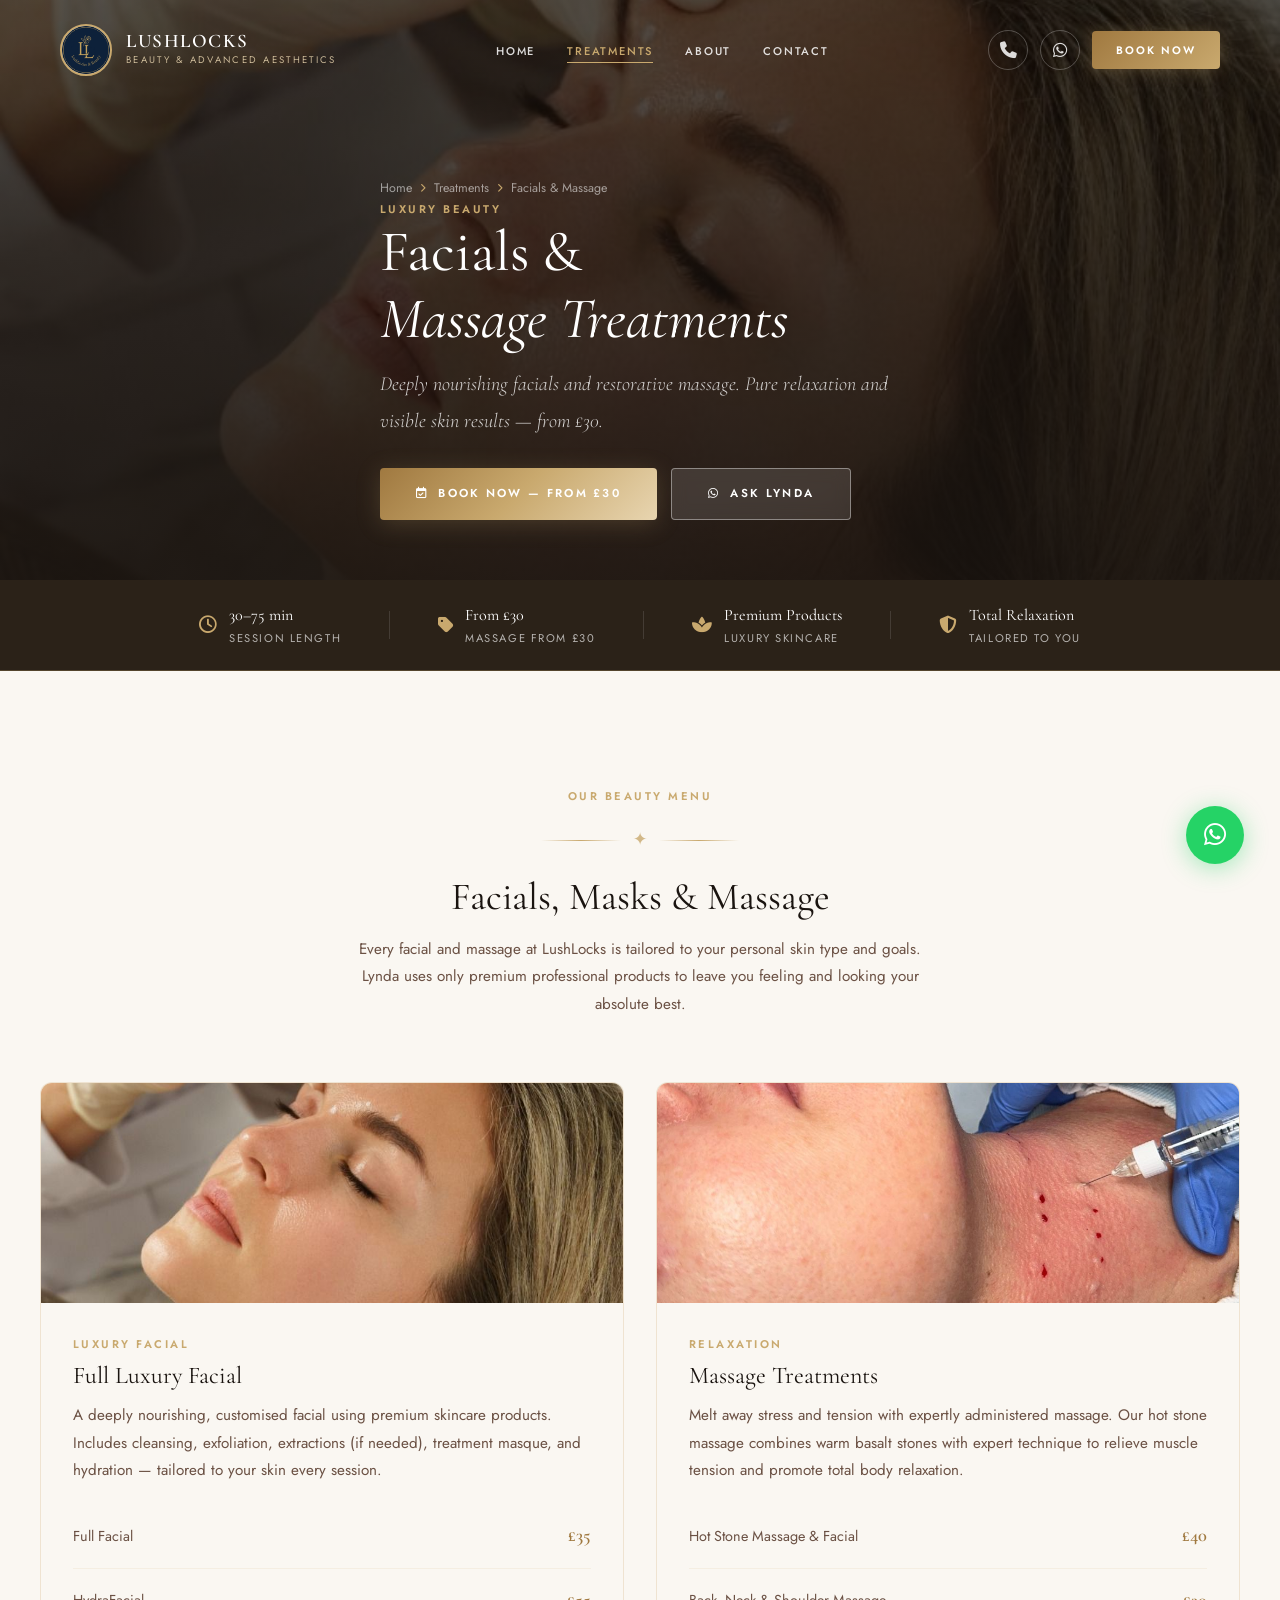
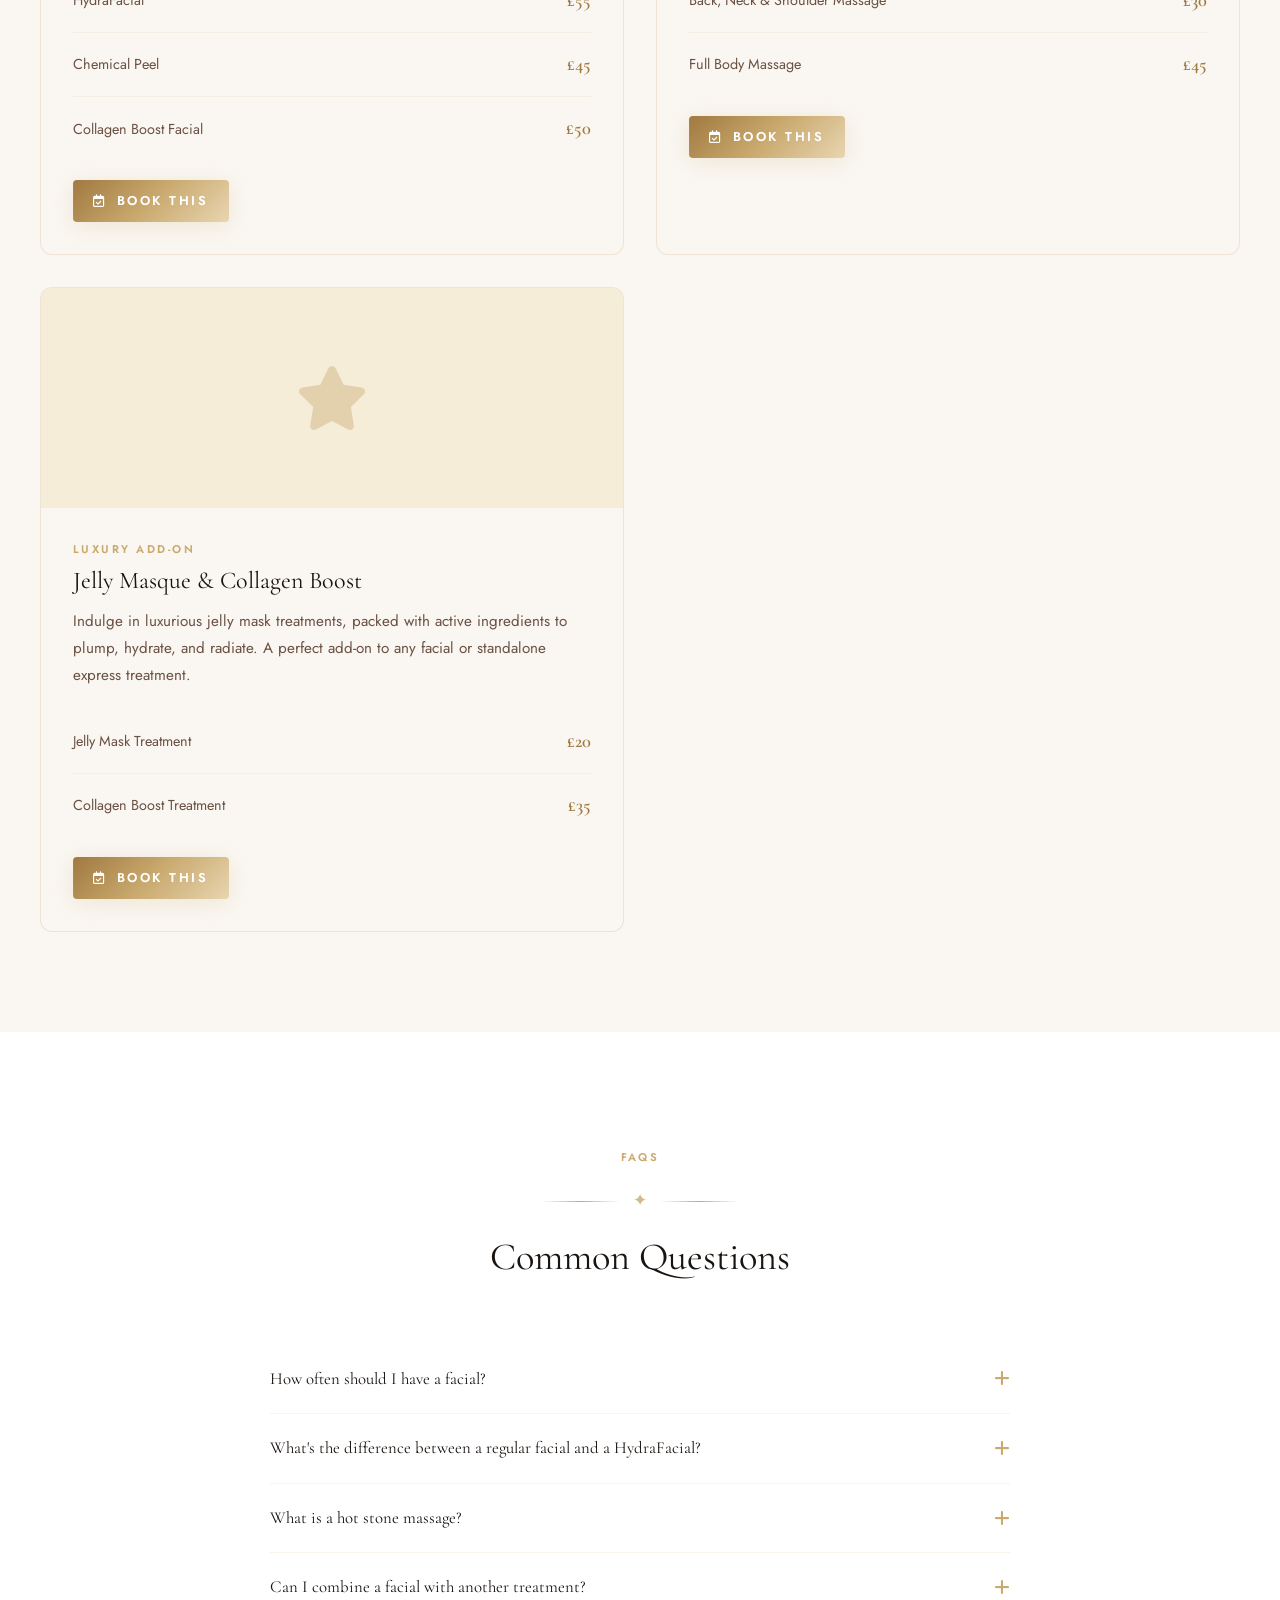
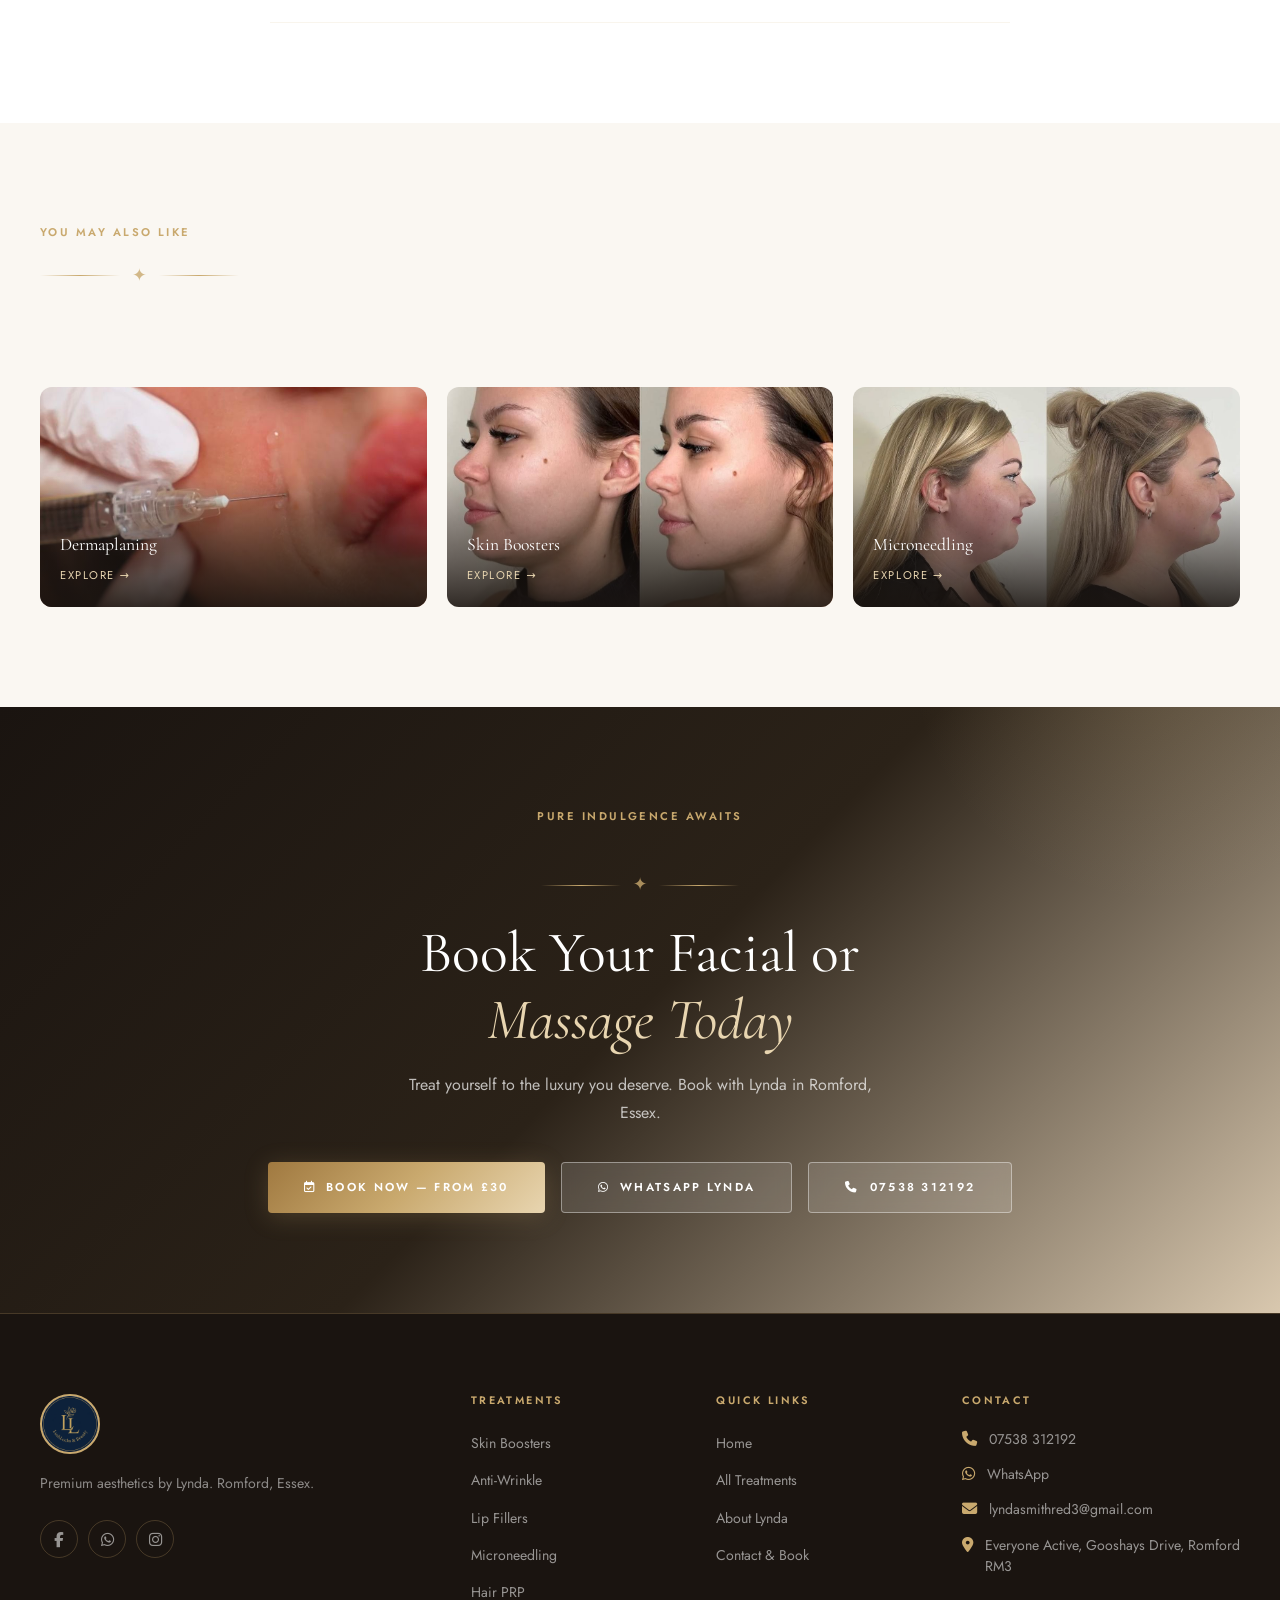
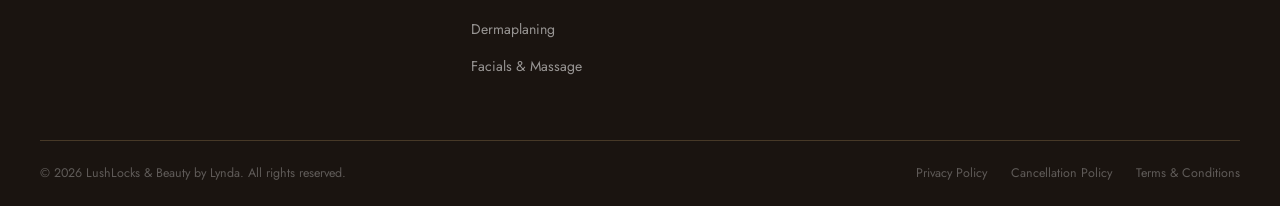
<file: treatments/facials-massage.html>
<!DOCTYPE html>
<html lang="en-GB">

<head>
    <meta charset="UTF-8" />
    <meta name="viewport" content="width=device-width, initial-scale=1.0" />
    <meta name="description"
        content="Luxury Facials and Massage at LushLocks & Beauty, Romford. Full facials, HydraFacial, chemical peels, hot stone massage. From £30. Book with Lynda today." />
    <meta name="robots" content="index, follow" />
    <link rel="canonical" href="https://www.lushlocksandbeauty.co.uk/treatments/facials-massage.html" />
    <meta property="og:title" content="Luxury Facials & Massage | LushLocks & Beauty Romford" />
    <meta property="og:description"
        content="Luxury facials, HydraFacial, collagen boost and massage treatments from £30. Serving Romford, Essex." />
    <meta property="og:image" content="https://www.lushlocksandbeauty.co.uk/assets/images/facial.jpg" />
    <meta property="og:type" content="website" />
    <meta name="twitter:card" content="summary_large_image" />
    <title>Luxury Facials &amp; Massage | LushLocks & Beauty — Romford, Essex</title>
    <link rel="icon" type="image/png" href="../assets/images/logo.png" />
    <link rel="stylesheet" href="../assets/css/style.css" />
    <link rel="stylesheet" href="../assets/css/treatment-page.css" />
    <link rel="stylesheet" href="https://cdnjs.cloudflare.com/ajax/libs/font-awesome/6.5.0/css/all.min.css" />
</head>

<body>
    <nav id="navbar" class="transparent"><a href="../index.html" class="nav-logo"><img src="../assets/images/logo.png"
                alt="LushLocks & Beauty logo" width="52" height="52" />
            <div class="nav-logo-text"><span class="nav-logo-name">LushLocks</span><span class="nav-logo-sub">Beauty
                    &amp; Advanced Aesthetics</span></div>
        </a>
        <ul class="nav-links">
            <li><a href="../index.html">Home</a></li>
            <li><a href="../treatments.html" class="active">Treatments</a></li>
            <li><a href="../about.html">About</a></li>
            <li><a href="../contact.html">Contact</a></li>

        </ul>
        <div class="nav-actions"><a href="tel:07538312192" class="nav-icon-btn" aria-label="Call"><i
                    class="fa-solid fa-phone"></i></a><a href="https://wa.me/447538312192" target="_blank"
                rel="noopener noreferrer" class="nav-icon-btn whatsapp" aria-label="WhatsApp"><i
                    class="fa-brands fa-whatsapp"></i></a><a href="../book.html" class="nav-book-btn">Book
                Now</a></div>
        <div class="hamburger" role="button" aria-label="Open menu" tabindex="0"><span></span><span></span><span></span>
        </div>
    </nav>
    <div class="mobile-nav" aria-hidden="true"> <button class="mobile-nav-close" aria-label="Close menu"><i
                class="fa-solid fa-xmark"></i></button>
        <div class="mobile-nav-brand">
            <img src="../assets/images/logo.png" alt="LushLocks & Beauty Logo" />
            <div class="mobile-nav-brand-text">
                <span class="name">LushLocks</span>
                <span class="sub">Beauty &amp; Aesthetics</span>
            </div>
        </div><a href="../index.html">Home</a><a href="../treatments.html">Treatments</a><a
            href="../about.html">About</a><a href="../contact.html">Contact</a>
        <a href="../book.html">Book Now</a>
        <div class="mobile-nav-actions"><a href="tel:07538312192" class="btn btn-outline"><i
                    class="fa-solid fa-phone"></i> Call</a><a href="https://wa.me/447538312192" target="_blank"
                rel="noopener noreferrer" class="btn btn-primary"><i class="fa-brands fa-whatsapp"></i> WhatsApp</a>
        </div>
    </div>

    <section class="page-hero">
        <div class="page-hero-bg" style="background-image:url('../assets/images/facial.jpg');"></div>
        <div class="page-hero-overlay"></div>
        <div class="container page-hero-content">
            <nav aria-label="Breadcrumb" class="breadcrumb"><a href="../index.html">Home</a><i
                    class="fa-solid fa-chevron-right"></i><a href="../treatments.html">Treatments</a><i
                    class="fa-solid fa-chevron-right"></i><span>Facials &amp; Massage</span></nav>
            <p class="eyebrow">Luxury Beauty</p>
            <h1 class="headline">Facials &amp;<br /><em>Massage Treatments</em></h1>
            <p class="lead" style="color:rgba(255,255,255,0.8);max-width:520px;">Deeply nourishing facials and
                restorative massage. Pure relaxation and visible skin results — from £30.</p>
            <div style="display:flex;gap:14px;flex-wrap:wrap;margin-top:28px;"><a href="../book.html"
                    class="btn btn-primary"><i class="fa-regular fa-calendar-check"></i> Book Now — From £30</a><a
                    href="https://wa.me/447538312192" target="_blank" rel="noopener noreferrer" class="btn btn-ghost"><i
                        class="fa-brands fa-whatsapp"></i> Ask Lynda</a></div>
        </div>
    </section>

    <div class="trust-bar">
        <div class="container">
            <div class="trust-bar-inner">
                <div class="trust-item"><i class="fa-regular fa-clock"></i>
                    <div>
                        <div class="trust-value">30–75 min</div>
                        <div class="trust-label">Session Length</div>
                    </div>
                </div>
                <div class="trust-divider"></div>
                <div class="trust-item"><i class="fa-solid fa-tag"></i>
                    <div>
                        <div class="trust-value">From £30</div>
                        <div class="trust-label">Massage from £30</div>
                    </div>
                </div>
                <div class="trust-divider"></div>
                <div class="trust-item"><i class="fa-solid fa-spa"></i>
                    <div>
                        <div class="trust-value">Premium Products</div>
                        <div class="trust-label">Luxury Skincare</div>
                    </div>
                </div>
                <div class="trust-divider"></div>
                <div class="trust-item"><i class="fa-solid fa-shield-halved"></i>
                    <div>
                        <div class="trust-value">Total Relaxation</div>
                        <div class="trust-label">Tailored to You</div>
                    </div>
                </div>
            </div>
        </div>
    </div>

    <main>
        <section class="section" style="background:var(--cream);">
            <div class="container">
                <div class="section-header center text-center reveal">
                    <p class="eyebrow">Our Beauty Menu</p>
                    <div class="gold-divider center"><span>✦</span></div>
                    <h2 class="subheadline">Facials, Masks &amp; Massage</h2>
                    <p class="body-text" style="max-width:600px;margin:16px auto 0;">Every facial and massage at
                        LushLocks is tailored to your personal skin type and goals. Lynda uses only premium professional
                        products to leave you feeling and looking your absolute best.</p>
                </div>

                <div class="treatments-detail-grid" style="margin-top:48px;">
                    <div class="treatment-detail-card reveal">
                        <div style="height:220px;overflow:hidden;"><img src="../assets/images/facial.jpg"
                                alt="Full luxury facial treatment" style="width:100%;height:100%;object-fit:cover;"
                                loading="lazy" /></div>
                        <div class="tdc-body">
                            <p class="eyebrow">Luxury Facial</p>
                            <h3>Full Luxury Facial</h3>
                            <p class="body-text">A deeply nourishing, customised facial using premium skincare products.
                                Includes cleansing, exfoliation, extractions (if needed), treatment masque, and
                                hydration — tailored to your skin every session.</p>
                            <table class="tp-price-table">
                                <tr>
                                    <td>Full Facial</td>
                                    <td>£35</td>
                                </tr>
                                <tr>
                                    <td>HydraFacial</td>
                                    <td>£55</td>
                                </tr>
                                <tr>
                                    <td>Chemical Peel</td>
                                    <td>£45</td>
                                </tr>
                                <tr>
                                    <td>Collagen Boost Facial</td>
                                    <td>£50</td>
                                </tr>
                            </table>
                            <div style="margin-top:20px;"><a href="../book.html" class="btn btn-primary"
                                    style="font-size:0.8rem;padding:10px 20px;"><i
                                        class="fa-regular fa-calendar-check"></i> Book This</a></div>
                        </div>
                    </div>

                    <div class="treatment-detail-card reveal reveal-delay-1">
                        <div style="height:220px;overflow:hidden;"><img src="../assets/images/massage.jpg"
                                alt="Hot stone massage treatment" style="width:100%;height:100%;object-fit:cover;"
                                loading="lazy" /></div>
                        <div class="tdc-body">
                            <p class="eyebrow">Relaxation</p>
                            <h3>Massage Treatments</h3>
                            <p class="body-text">Melt away stress and tension with expertly administered massage. Our
                                hot stone massage combines warm basalt stones with expert technique to relieve muscle
                                tension and promote total body relaxation.</p>
                            <table class="tp-price-table">
                                <tr>
                                    <td>Hot Stone Massage &amp; Facial</td>
                                    <td>£40</td>
                                </tr>
                                <tr>
                                    <td>Back, Neck &amp; Shoulder Massage</td>
                                    <td>£30</td>
                                </tr>
                                <tr>
                                    <td>Full Body Massage</td>
                                    <td>£45</td>
                                </tr>
                            </table>
                            <div style="margin-top:20px;"><a href="../book.html" class="btn btn-primary"
                                    style="font-size:0.8rem;padding:10px 20px;"><i
                                        class="fa-regular fa-calendar-check"></i> Book This</a></div>
                        </div>
                    </div>

                    <div class="treatment-detail-card reveal">
                        <div
                            style="height:220px;overflow:hidden;background:var(--champagne);display:flex;align-items:center;justify-content:center;">
                            <i class="fa-solid fa-star" style="font-size:4rem;color:var(--gold);opacity:0.4;"></i>
                        </div>
                        <div class="tdc-body">
                            <p class="eyebrow">Luxury Add-On</p>
                            <h3>Jelly Masque &amp; Collagen Boost</h3>
                            <p class="body-text">Indulge in luxurious jelly mask treatments, packed with active
                                ingredients to plump, hydrate, and radiate. A perfect add-on to any facial or standalone
                                express treatment.</p>
                            <table class="tp-price-table">
                                <tr>
                                    <td>Jelly Mask Treatment</td>
                                    <td>£20</td>
                                </tr>
                                <tr>
                                    <td>Collagen Boost Treatment</td>
                                    <td>£35</td>
                                </tr>
                            </table>
                            <div style="margin-top:20px;"><a href="../book.html" class="btn btn-primary"
                                    style="font-size:0.8rem;padding:10px 20px;"><i
                                        class="fa-regular fa-calendar-check"></i> Book This</a></div>
                        </div>
                    </div>
                </div>
            </div>
        </section>

        <section class="section" style="background:#fff;">
            <div class="container" style="max-width:820px;">
                <div class="section-header center text-center reveal">
                    <p class="eyebrow">FAQs</p>
                    <div class="gold-divider center"><span>✦</span></div>
                    <h2 class="subheadline">Common Questions</h2>
                </div>
                <div class="tp-faq reveal">
                    <div class="faq-item">
                        <div class="faq-question"><span>How often should I have a facial?</span><i
                                class="fa-solid fa-plus"></i></div>
                        <div class="faq-answer">
                            <p>For most skin types, a facial every 4–6 weeks is ideal. This aligns with your skin's cell
                                turnover cycle and helps maintain consistent results. Monthly facials are Lynda's top
                                recommendation for glowing, healthy skin year-round.</p>
                        </div>
                    </div>
                    <div class="faq-item">
                        <div class="faq-question"><span>What's the difference between a regular facial and a
                                HydraFacial?</span><i class="fa-solid fa-plus"></i></div>
                        <div class="faq-answer">
                            <p>A HydraFacial uses a specific device that combines cleansing, exfoliation, extraction,
                                and serum infusion in one treatment — delivering more intense hydration and faster
                                results. A regular facial uses hands-on techniques with premium products. Both are
                                excellent — the HydraFacial just delivers a more intensive, immediate result.</p>
                        </div>
                    </div>
                    <div class="faq-item">
                        <div class="faq-question"><span>What is a hot stone massage?</span><i
                                class="fa-solid fa-plus"></i></div>
                        <div class="faq-answer">
                            <p>A hot stone massage uses smooth, heated basalt stones placed on key points of the body
                                and incorporated into the massage technique. The heat penetrates deeper into the muscle
                                tissue than hands alone, providing intense relaxation and relief from tension and
                                stress.</p>
                        </div>
                    </div>
                    <div class="faq-item">
                        <div class="faq-question"><span>Can I combine a facial with another treatment?</span><i
                                class="fa-solid fa-plus"></i></div>
                        <div class="faq-answer">
                            <p>Absolutely — Lynda often recommends combining dermaplaning with a facial for outstanding
                                results, or adding a jelly mask to any treatment. Contact Lynda via WhatsApp or book a
                                consultation to design your perfect treatment combination.</p>
                        </div>
                    </div>
                </div>
            </div>
        </section>

        <section class="section" style="background:var(--cream);">
            <div class="container">
                <p class="eyebrow reveal">You May Also Like</p>
                <div class="gold-divider reveal"><span>✦</span></div>
                <h2 class="subheadline reveal" style="margin-bottom:32px;">Related Treatments</h2>
                <div class="tp-related-grid">
                    <a href="dermaplaning.html" class="tp-related-card reveal"><img
                            src="../assets/images/dermaplaning.jpg" alt="Dermaplaning" loading="lazy" />
                        <div class="tp-related-overlay"></div>
                        <div class="tp-related-content">
                            <h4>Dermaplaning</h4><span>Explore →</span>
                        </div>
                    </a>
                    <a href="skin-boosters.html" class="tp-related-card reveal reveal-delay-1"><img
                            src="../assets/images/skinbooster.jpg" alt="Skin boosters" loading="lazy" />
                        <div class="tp-related-overlay"></div>
                        <div class="tp-related-content">
                            <h4>Skin Boosters</h4><span>Explore →</span>
                        </div>
                    </a>
                    <a href="microneedling.html" class="tp-related-card reveal reveal-delay-2"><img
                            src="../assets/images/microneedling.jpg" alt="Microneedling" loading="lazy" />
                        <div class="tp-related-overlay"></div>
                        <div class="tp-related-content">
                            <h4>Microneedling</h4><span>Explore →</span>
                        </div>
                    </a>
                </div>
            </div>
        </section>

        <section class="cta-banner">
            <div class="container text-center reveal">
                <p class="eyebrow" style="color:var(--gold);">Pure Indulgence Awaits</p>
                <div class="gold-divider center"><span>✦</span></div>
                <h2 class="headline" style="color:#fff;">Book Your Facial or<br /><em
                        style="color:var(--gold-light);">Massage Today</em></h2>
                <p style="color:rgba(255,255,255,0.7);max-width:480px;margin:16px auto 36px;">Treat yourself to the
                    luxury you deserve. Book with Lynda in Romford, Essex.</p>
                <div class="cta-banner-actions">
                    <a href="../book.html" class="btn btn-primary"><i class="fa-regular fa-calendar-check"></i>
                        Book Now — From £30</a>
                    <a href="https://wa.me/447538312192" target="_blank" rel="noopener noreferrer"
                        class="btn btn-ghost"><i class="fa-brands fa-whatsapp"></i> WhatsApp Lynda</a>
                    <a href="tel:07538312192" class="btn btn-ghost"><i class="fa-solid fa-phone"></i> 07538 312192</a>
                </div>
            </div>
        </section>
    </main>

    <footer>
        <div class="container">
            <div class="footer-grid">
                <div class="footer-brand"><a href="../index.html" class="nav-logo" style="margin-bottom:16px;"><img
                            src="../assets/images/logo.png" alt="LushLocks logo" width="48" height="48"
                            style="border-radius:50%;border:2px solid var(--gold);object-fit:cover;" loading="lazy" />
                        <div class="nav-logo-text"><span class="nav-logo-name">LushLocks</span><span
                                class="nav-logo-sub">Beauty &amp; Advanced Aesthetics</span></div>
                    </a>
                    <p>Premium aesthetics by Lynda. Romford, Essex.</p>
                    <div class="footer-socials"><a href="https://www.facebook.com/p/LushLocks-Beauty-61567913738287/"
                            target="_blank" rel="noopener noreferrer" class="footer-social-btn" aria-label="Facebook"><i
                                class="fa-brands fa-facebook-f"></i></a><a href="https://wa.me/447538312192"
                            target="_blank" rel="noopener noreferrer" class="footer-social-btn" aria-label="WhatsApp"><i
                                class="fa-brands fa-whatsapp"></i></a><a href="https://www.instagram.com/"
                            target="_blank" rel="noopener noreferrer" class="footer-social-btn"
                            aria-label="Instagram"><i class="fa-brands fa-instagram"></i></a></div>
                </div>
                <div class="footer-col">
                    <h4>Treatments</h4>
                    <ul class="footer-links">
                        <li><a href="skin-boosters.html">Skin Boosters</a></li>
                        <li><a href="anti-wrinkle.html">Anti-Wrinkle</a></li>
                        <li><a href="lip-fillers.html">Lip Fillers</a></li>
                        <li><a href="microneedling.html">Microneedling</a></li>
                        <li><a href="hair-prp.html">Hair PRP</a></li>
                        <li><a href="dermaplaning.html">Dermaplaning</a></li>
                        <li><a href="facials-massage.html">Facials &amp; Massage</a></li>
                    </ul>
                </div>
                <div class="footer-col">
                    <h4>Quick Links</h4>
                    <ul class="footer-links">
                        <li><a href="../index.html">Home</a></li>
                        <li><a href="../treatments.html">All Treatments</a></li>
                        <li><a href="../about.html">About Lynda</a></li>
                        <li><a href="../contact.html">Contact &amp; Book</a></li>

                    </ul>
                </div>
                <div class="footer-col">
                    <h4>Contact</h4>
                    <ul class="footer-contact-list">
                        <li class="footer-contact-item"><i class="fa-solid fa-phone"></i><a href="tel:07538312192">07538
                                312192</a></li>
                        <li class="footer-contact-item"><i class="fa-brands fa-whatsapp"></i><a
                                href="https://wa.me/447538312192" target="_blank" rel="noopener noreferrer">WhatsApp</a>
                        </li>
                        <li class="footer-contact-item"><i class="fa-solid fa-envelope"></i><a
                                href="mailto:lyndasmithred3@gmail.com">lyndasmithred3@gmail.com</a></li>
                        <li class="footer-contact-item"><i class="fa-solid fa-location-dot"></i><span>Everyone Active,
                                Gooshays Drive, Romford RM3</span></li>
                    </ul>
                </div>
            </div>
        </div>
        <div class="container">
            <div class="footer-bottom">
                <p>© 2026 LushLocks &amp; Beauty by Lynda. All rights reserved.</p>
                <div class="footer-bottom-links"><a href="../policy.html#privacy">Privacy Policy</a><a
                        href="../policy.html#cancellation">Cancellation Policy</a><a href="../policy.html#terms">Terms
                        &amp; Conditions</a></div>
            </div>
        </div>
    </footer>
    <div class="whatsapp-float"><span class="whatsapp-float-label">Chat with Lynda</span><a
            href="https://wa.me/447538312192" target="_blank" rel="noopener noreferrer" class="whatsapp-float-btn"
            aria-label="WhatsApp"><i class="fa-brands fa-whatsapp"></i></a></div>
    <script src="../assets/js/main.js"></script>

  <div id="cookie-notice" class="cookie-notice" style="display: none;">
    <div class="container cookie-content">
      <p>We use cookies to ensure you have the best experience in our private clinic. By continuing to browse, you agree to our <a href="../policy.html#cookies">Cookie Policy</a>.</p>
      <div class="cookie-actions">
        <button id="cookie-accept" class="btn btn-primary btn-sm">Accept</button>
      </div>
    </div>
  </div>
</body>

</html>
</file>
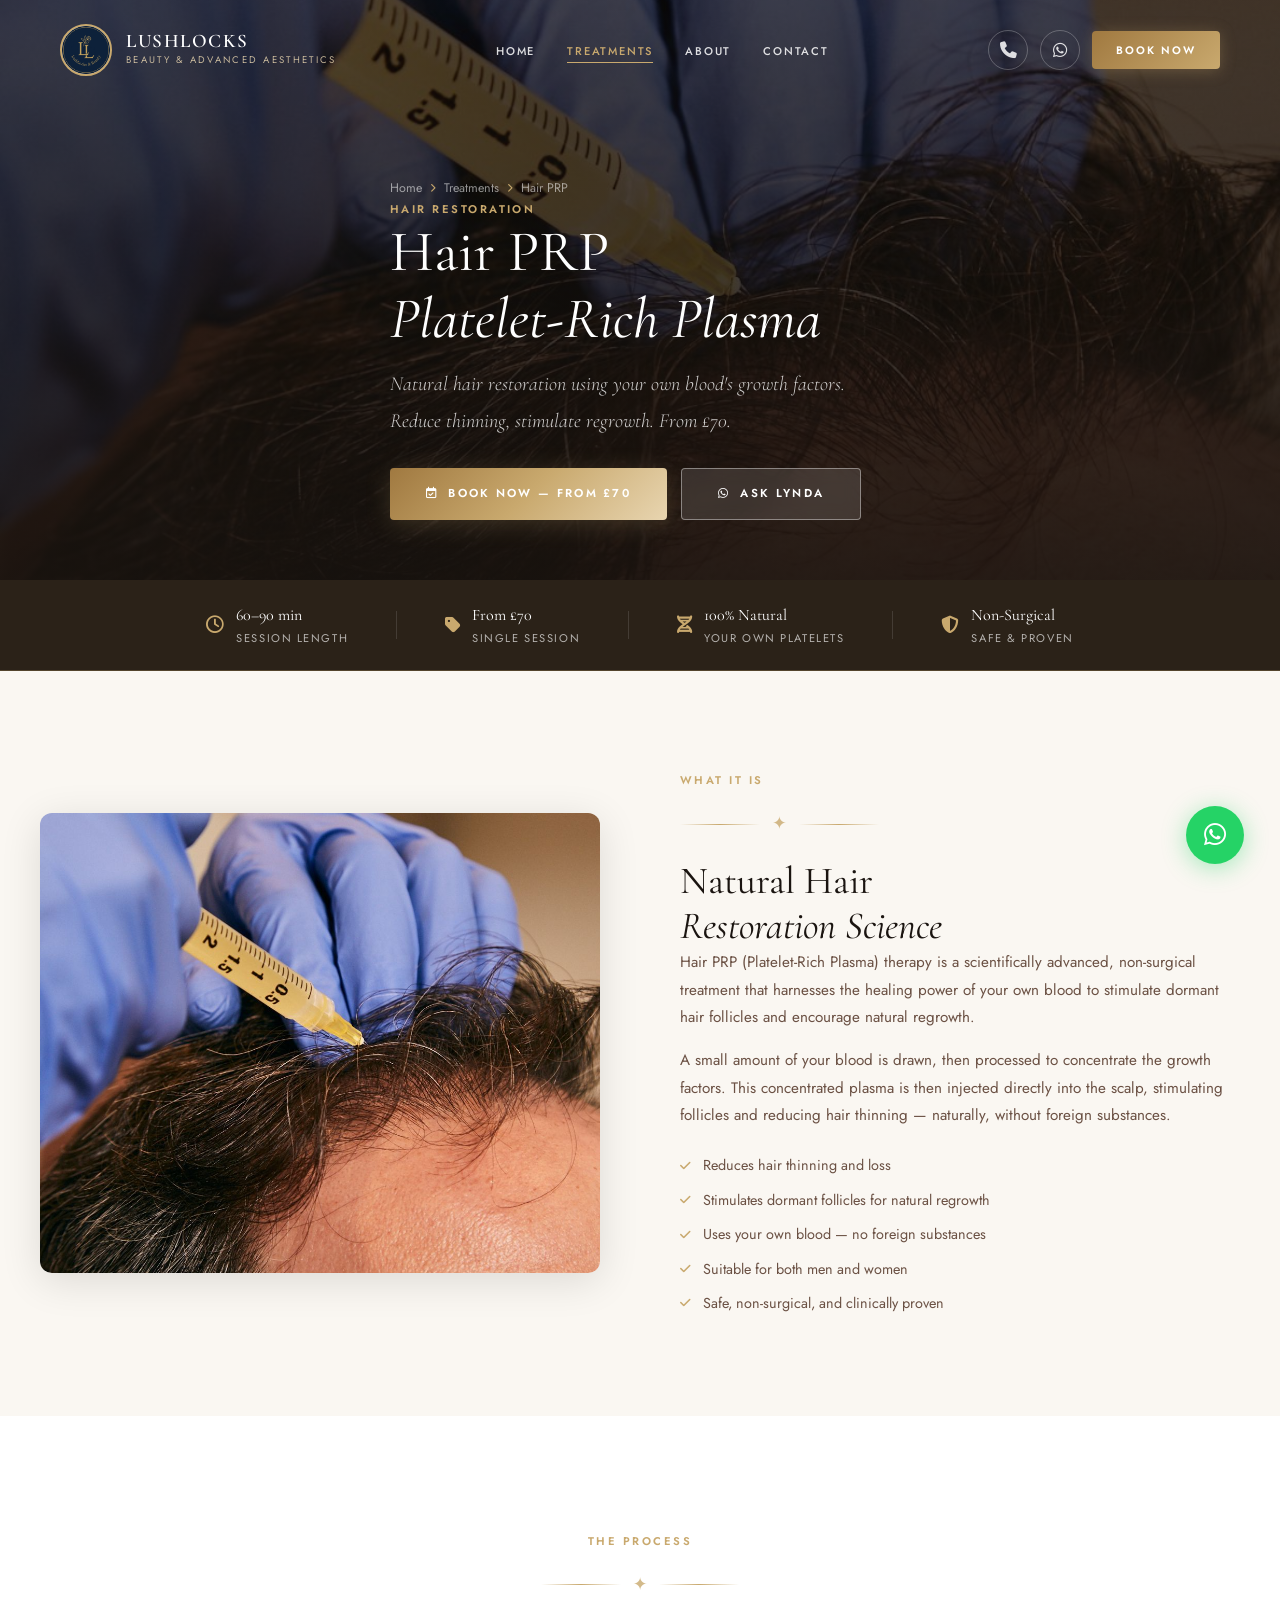
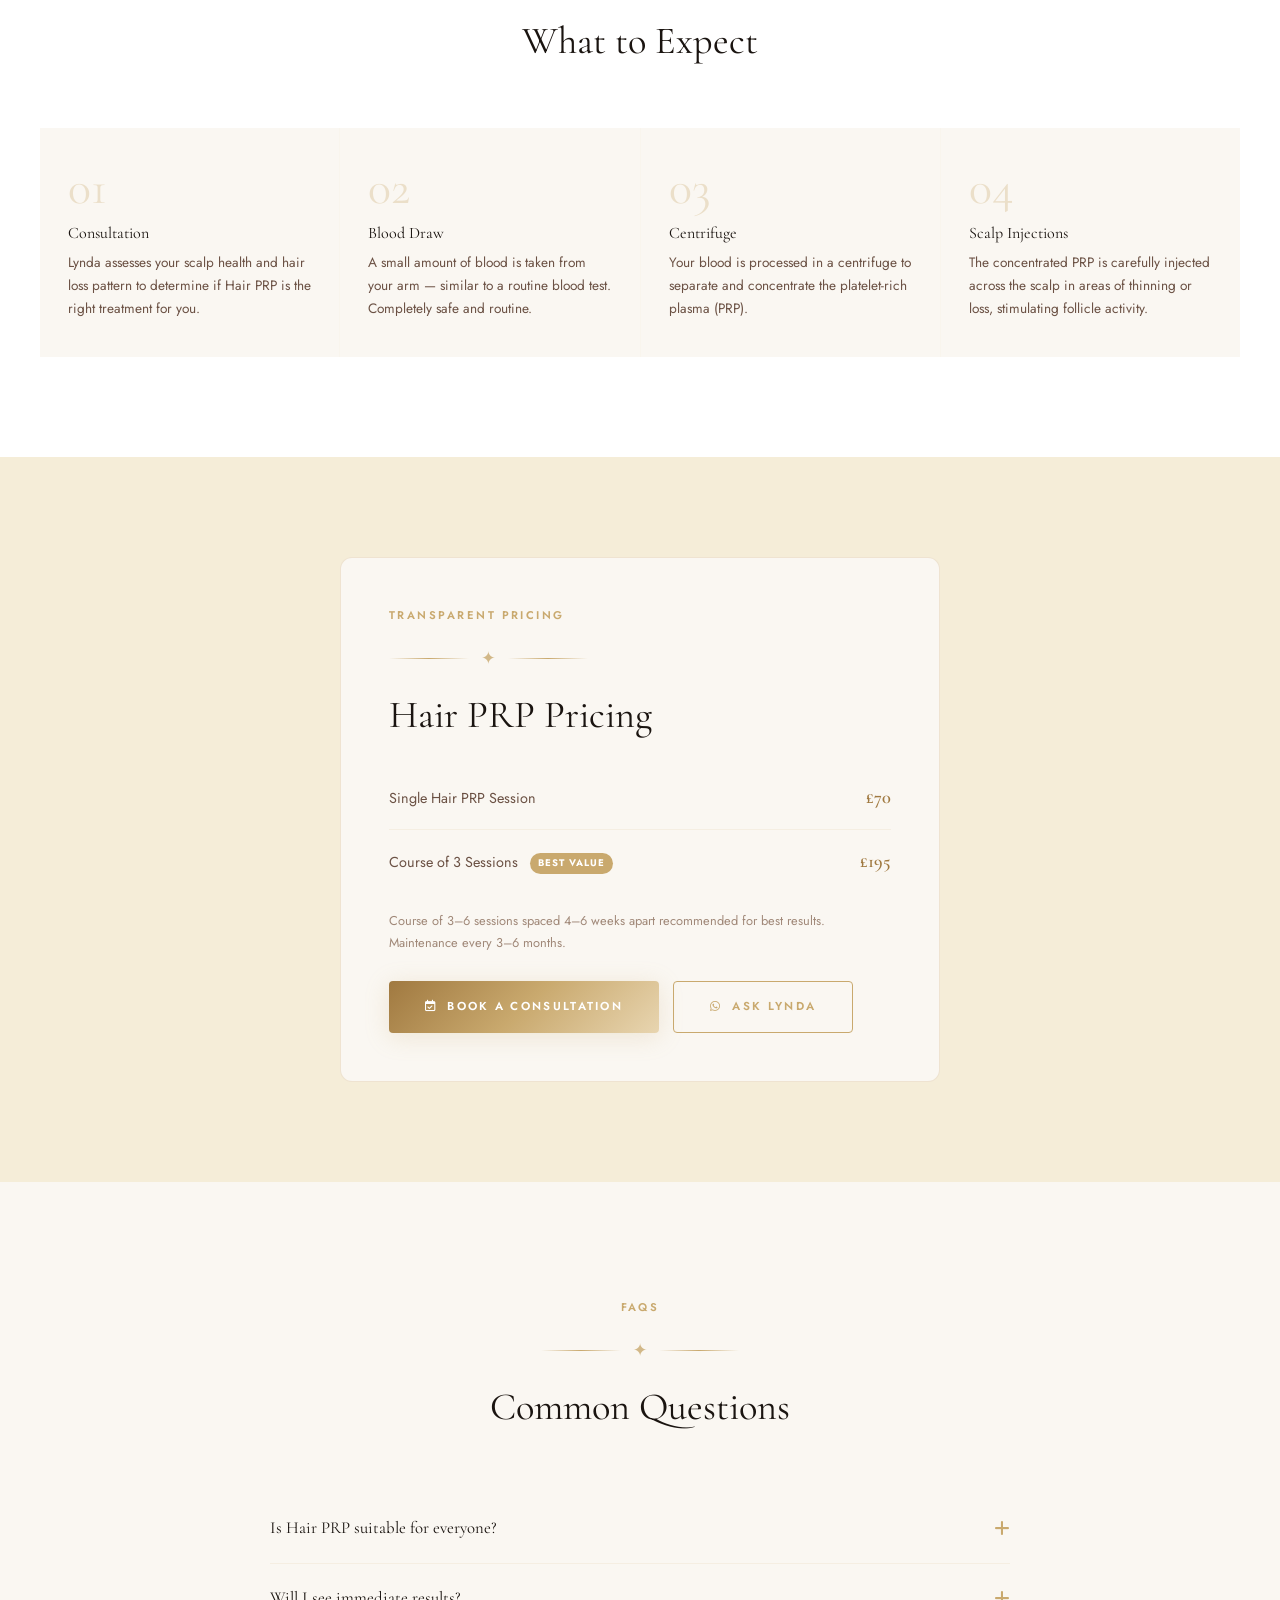
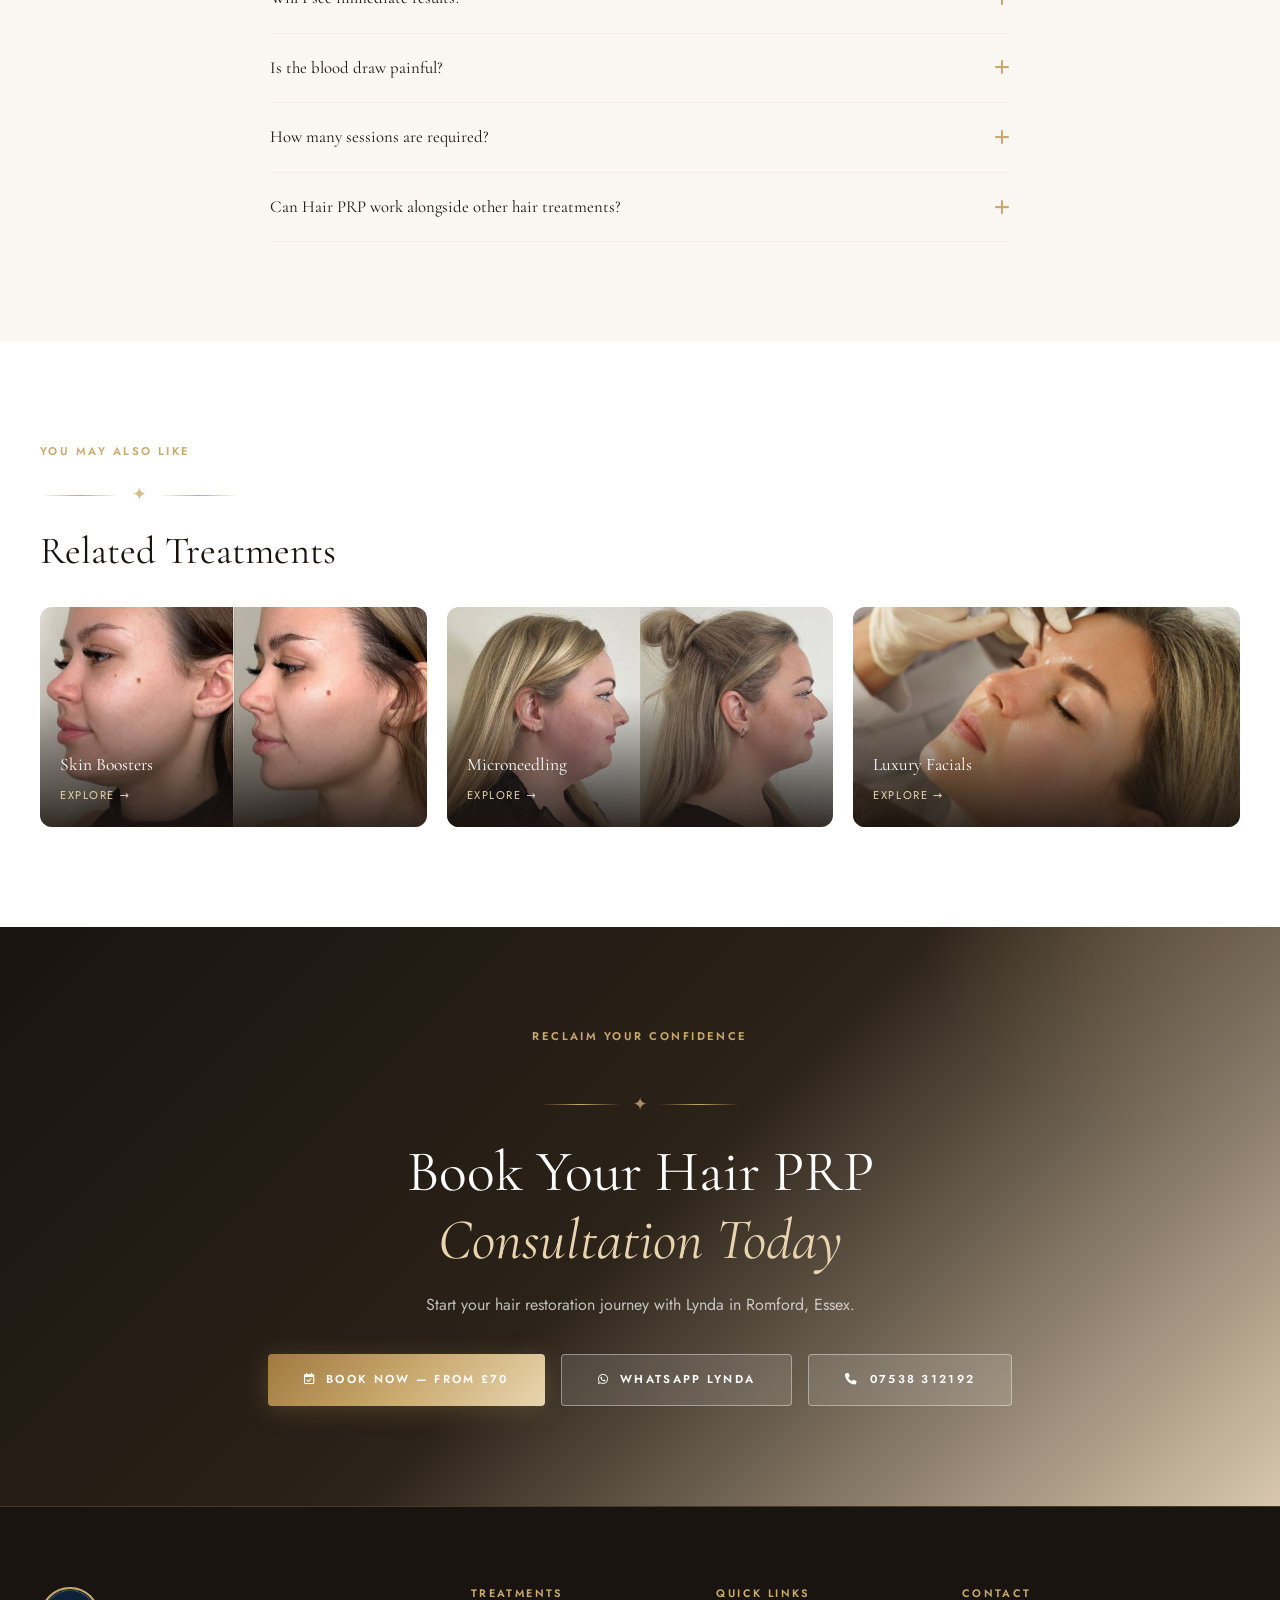
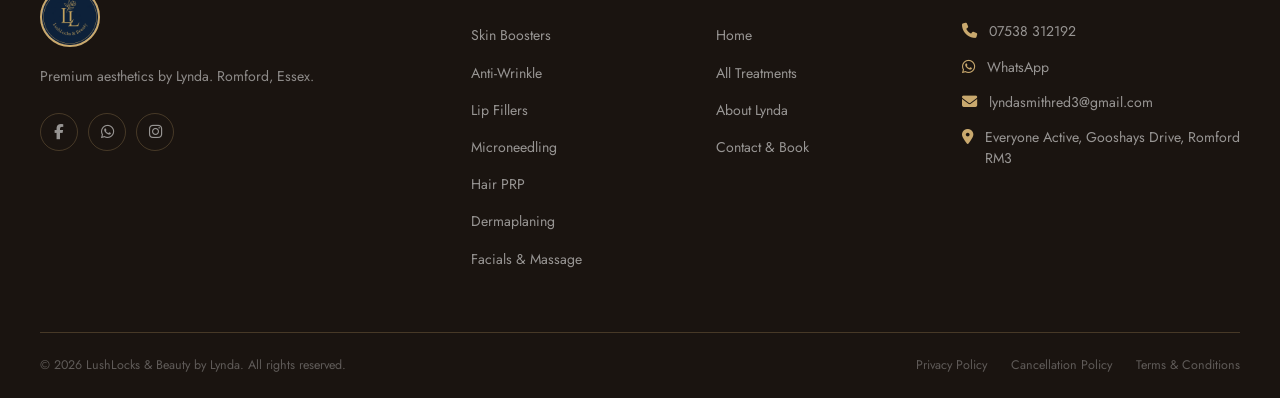
<file: treatments/hair-prp.html>
<!DOCTYPE html>
<html lang="en-GB">

<head>
    <meta charset="UTF-8" />
    <meta name="viewport" content="width=device-width, initial-scale=1.0" />
    <meta name="description"
        content="Hair PRP therapy at LushLocks & Beauty, Romford. Stimulate hair growth and reduce thinning using your own blood's growth factors. From £70. Book with Lynda." />
    <meta name="robots" content="index, follow" />
    <link rel="canonical" href="https://www.lushlocksandbeauty.co.uk/treatments/hair-prp.html" />
    <meta property="og:title" content="Hair PRP Therapy | LushLocks & Beauty Romford" />
    <meta property="og:description"
        content="Hair PRP — natural hair restoration therapy using your own platelets. From £70. Serving Romford, Essex." />
    <meta property="og:image" content="https://www.lushlocksandbeauty.co.uk/assets/images/malehair.jpg" />
    <meta property="og:type" content="website" />
    <meta name="twitter:card" content="summary_large_image" />
    <title>Hair PRP Therapy — Hair Restoration | LushLocks & Beauty Romford</title>
    <link rel="icon" type="image/png" href="../assets/images/logo.png" />
    <link rel="stylesheet" href="../assets/css/style.css" />
    <link rel="stylesheet" href="../assets/css/treatment-page.css" />
    <link rel="stylesheet" href="https://cdnjs.cloudflare.com/ajax/libs/font-awesome/6.5.0/css/all.min.css" />
</head>

<body>
    <nav id="navbar" class="transparent"><a href="../index.html" class="nav-logo"><img src="../assets/images/logo.png"
                alt="LushLocks & Beauty logo" width="52" height="52" />
            <div class="nav-logo-text"><span class="nav-logo-name">LushLocks</span><span class="nav-logo-sub">Beauty
                    &amp; Advanced Aesthetics</span></div>
        </a>
        <ul class="nav-links">
            <li><a href="../index.html">Home</a></li>
            <li><a href="../treatments.html" class="active">Treatments</a></li>
            <li><a href="../about.html">About</a></li>
            <li><a href="../contact.html">Contact</a></li>

        </ul>
        <div class="nav-actions"><a href="tel:07538312192" class="nav-icon-btn" aria-label="Call"><i
                    class="fa-solid fa-phone"></i></a><a href="https://wa.me/447538312192" target="_blank"
                rel="noopener noreferrer" class="nav-icon-btn whatsapp" aria-label="WhatsApp"><i
                    class="fa-brands fa-whatsapp"></i></a><a href="../book.html" class="nav-book-btn">Book
                Now</a></div>
        <div class="hamburger" role="button" aria-label="Open menu" tabindex="0"><span></span><span></span><span></span>
        </div>
    </nav>
    <div class="mobile-nav" aria-hidden="true"> <button class="mobile-nav-close" aria-label="Close menu"><i
                class="fa-solid fa-xmark"></i></button>
        <div class="mobile-nav-brand">
            <img src="../assets/images/logo.png" alt="LushLocks & Beauty Logo" />
            <div class="mobile-nav-brand-text">
                <span class="name">LushLocks</span>
                <span class="sub">Beauty &amp; Aesthetics</span>
            </div>
        </div><a href="../index.html">Home</a><a href="../treatments.html">Treatments</a><a
            href="../about.html">About</a><a href="../contact.html">Contact</a>
        <a href="../book.html">Book Now</a>
        <div class="mobile-nav-actions"><a href="tel:07538312192" class="btn btn-outline"><i
                    class="fa-solid fa-phone"></i> Call</a><a href="https://wa.me/447538312192" target="_blank"
                rel="noopener noreferrer" class="btn btn-primary"><i class="fa-brands fa-whatsapp"></i> WhatsApp</a>
        </div>
    </div>

    <section class="page-hero">
        <div class="page-hero-bg" style="background-image:url('../assets/images/malehair.jpg');"></div>
        <div class="page-hero-overlay"></div>
        <div class="container page-hero-content">
            <nav aria-label="Breadcrumb" class="breadcrumb"><a href="../index.html">Home</a><i
                    class="fa-solid fa-chevron-right"></i><a href="../treatments.html">Treatments</a><i
                    class="fa-solid fa-chevron-right"></i><span>Hair PRP</span></nav>
            <p class="eyebrow">Hair Restoration</p>
            <h1 class="headline">Hair PRP<br /><em>Platelet-Rich Plasma</em></h1>
            <p class="lead" style="color:rgba(255,255,255,0.8);max-width:500px;">Natural hair restoration using your own
                blood's growth factors. Reduce thinning, stimulate regrowth. From £70.</p>
            <div style="display:flex;gap:14px;flex-wrap:wrap;margin-top:28px;"><a href="../book.html"
                    class="btn btn-primary"><i class="fa-regular fa-calendar-check"></i> Book Now — From £70</a><a
                    href="https://wa.me/447538312192" target="_blank" rel="noopener noreferrer" class="btn btn-ghost"><i
                        class="fa-brands fa-whatsapp"></i> Ask Lynda</a></div>
        </div>
    </section>

    <div class="trust-bar">
        <div class="container">
            <div class="trust-bar-inner">
                <div class="trust-item"><i class="fa-regular fa-clock"></i>
                    <div>
                        <div class="trust-value">60–90 min</div>
                        <div class="trust-label">Session Length</div>
                    </div>
                </div>
                <div class="trust-divider"></div>
                <div class="trust-item"><i class="fa-solid fa-tag"></i>
                    <div>
                        <div class="trust-value">From £70</div>
                        <div class="trust-label">Single Session</div>
                    </div>
                </div>
                <div class="trust-divider"></div>
                <div class="trust-item"><i class="fa-solid fa-dna"></i>
                    <div>
                        <div class="trust-value">100% Natural</div>
                        <div class="trust-label">Your Own Platelets</div>
                    </div>
                </div>
                <div class="trust-divider"></div>
                <div class="trust-item"><i class="fa-solid fa-shield-halved"></i>
                    <div>
                        <div class="trust-value">Non-Surgical</div>
                        <div class="trust-label">Safe &amp; Proven</div>
                    </div>
                </div>
            </div>
        </div>
    </div>

    <main>
        <section class="section" style="background:var(--cream);">
            <div class="container">
                <div class="about-grid">
                    <div class="reveal"><img src="../assets/images/malehair.jpg"
                            alt="Hair PRP treatment at LushLocks Beauty"
                            style="width:100%;height:460px;object-fit:cover;border-radius:var(--radius-lg);box-shadow:var(--shadow-md);"
                            loading="lazy" /></div>
                    <div class="reveal reveal-delay-2">
                        <p class="eyebrow">What It Is</p>
                        <div class="gold-divider"><span>✦</span></div>
                        <h2 class="subheadline">Natural Hair<br /><em>Restoration Science</em></h2>
                        <p class="body-text">Hair PRP (Platelet-Rich Plasma) therapy is a scientifically advanced,
                            non-surgical treatment that harnesses the healing power of your own blood to stimulate
                            dormant hair follicles and encourage natural regrowth.</p>
                        <p class="body-text" style="margin-top:16px;">A small amount of your blood is drawn, then
                            processed to concentrate the growth factors. This concentrated plasma is then injected
                            directly into the scalp, stimulating follicles and reducing hair thinning — naturally,
                            without foreign substances.</p>
                        <ul class="tp-checklist">
                            <li><i class="fa-solid fa-check"></i> Reduces hair thinning and loss</li>
                            <li><i class="fa-solid fa-check"></i> Stimulates dormant follicles for natural regrowth</li>
                            <li><i class="fa-solid fa-check"></i> Uses your own blood — no foreign substances</li>
                            <li><i class="fa-solid fa-check"></i> Suitable for both men and women</li>
                            <li><i class="fa-solid fa-check"></i> Safe, non-surgical, and clinically proven</li>
                        </ul>
                    </div>
                </div>
            </div>
        </section>

        <section class="section" style="background:#fff;">
            <div class="container">
                <div class="section-header center text-center reveal">
                    <p class="eyebrow">The Process</p>
                    <div class="gold-divider center"><span>✦</span></div>
                    <h2 class="subheadline">What to Expect</h2>
                </div>
                <div class="tp-steps reveal">
                    <div class="tp-step">
                        <div class="tp-step-num">01</div>
                        <h4>Consultation</h4>
                        <p>Lynda assesses your scalp health and hair loss pattern to determine if Hair PRP is the right
                            treatment for you.</p>
                    </div>
                    <div class="tp-step">
                        <div class="tp-step-num">02</div>
                        <h4>Blood Draw</h4>
                        <p>A small amount of blood is taken from your arm — similar to a routine blood test. Completely
                            safe and routine.</p>
                    </div>
                    <div class="tp-step">
                        <div class="tp-step-num">03</div>
                        <h4>Centrifuge</h4>
                        <p>Your blood is processed in a centrifuge to separate and concentrate the platelet-rich plasma
                            (PRP).</p>
                    </div>
                    <div class="tp-step">
                        <div class="tp-step-num">04</div>
                        <h4>Scalp Injections</h4>
                        <p>The concentrated PRP is carefully injected across the scalp in areas of thinning or loss,
                            stimulating follicle activity.</p>
                    </div>
                </div>
            </div>
        </section>

        <section class="section" style="background:var(--champagne);" id="pricing">
            <div class="container" style="max-width:680px;">
                <div class="contact-form-card reveal">
                    <p class="eyebrow">Transparent Pricing</p>
                    <div class="gold-divider"><span>✦</span></div>
                    <h2 class="subheadline" style="margin-bottom:28px;">Hair PRP Pricing</h2>
                    <table class="tp-price-table">
                        <tr>
                            <td>Single Hair PRP Session</td>
                            <td>£70</td>
                        </tr>
                        <tr>
                            <td>Course of 3 Sessions <span class="tp-badge tp-badge-gold">Best Value</span></td>
                            <td>£195</td>
                        </tr>
                    </table>
                    <p style="font-size:0.8rem;color:var(--muted);margin-top:16px;">Course of 3–6 sessions spaced 4–6
                        weeks apart recommended for best results. Maintenance every 3–6 months.</p>
                    <div style="display:flex;gap:14px;flex-wrap:wrap;margin-top:28px;">
                        <a href="../book.html" class="btn btn-primary"><i
                                class="fa-regular fa-calendar-check"></i> Book a Consultation</a>
                        <a href="https://wa.me/447538312192" target="_blank" rel="noopener noreferrer"
                            class="btn btn-outline"><i class="fa-brands fa-whatsapp"></i> Ask Lynda</a>
                    </div>
                </div>
            </div>
        </section>

        <section class="section" style="background:var(--cream);">
            <div class="container" style="max-width:820px;">
                <div class="section-header center text-center reveal">
                    <p class="eyebrow">FAQs</p>
                    <div class="gold-divider center"><span>✦</span></div>
                    <h2 class="subheadline">Common Questions</h2>
                </div>
                <div class="tp-faq reveal">
                    <div class="faq-item">
                        <div class="faq-question"><span>Is Hair PRP suitable for everyone?</span><i
                                class="fa-solid fa-plus"></i></div>
                        <div class="faq-answer">
                            <p>Hair PRP is most effective for androgenetic alopecia (male/female pattern baldness) and
                                diffuse thinning. It works best at early to moderate stages of hair loss when follicles
                                are still active. Lynda will conduct a thorough consultation to assess suitability.</p>
                        </div>
                    </div>
                    <div class="faq-item">
                        <div class="faq-question"><span>Will I see immediate results?</span><i
                                class="fa-solid fa-plus"></i></div>
                        <div class="faq-answer">
                            <p>Hair PRP is a gradual treatment. Most clients notice reduced shedding after 2–3 sessions,
                                with new growth becoming visible at 3–6 months. Patience and commitment to the full
                                course is important for best results.</p>
                        </div>
                    </div>
                    <div class="faq-item">
                        <div class="faq-question"><span>Is the blood draw painful?</span><i
                                class="fa-solid fa-plus"></i></div>
                        <div class="faq-answer">
                            <p>The blood draw is the same as a standard blood test — minimal discomfort. The scalp
                                injections are slightly more uncomfortable, but numbing cream is applied beforehand to
                                minimise this.</p>
                        </div>
                    </div>
                    <div class="faq-item">
                        <div class="faq-question"><span>How many sessions are required?</span><i
                                class="fa-solid fa-plus"></i></div>
                        <div class="faq-answer">
                            <p>A course of 3 sessions spaced 4–6 weeks apart is the standard starting protocol. For
                                significant hair loss, 6 sessions may be recommended, followed by quarterly maintenance
                                to sustain results.</p>
                        </div>
                    </div>
                    <div class="faq-item">
                        <div class="faq-question"><span>Can Hair PRP work alongside other hair treatments?</span><i
                                class="fa-solid fa-plus"></i></div>
                        <div class="faq-answer">
                            <p>Yes — Hair PRP can be used alongside topical treatments such as minoxidil or combined
                                with other scalp treatments. Lynda will discuss a comprehensive approach during your
                                consultation.</p>
                        </div>
                    </div>
                </div>
            </div>
        </section>

        <section class="section" style="background:#fff;">
            <div class="container">
                <p class="eyebrow reveal">You May Also Like</p>
                <div class="gold-divider reveal"><span>✦</span></div>
                <h2 class="subheadline reveal" style="margin-bottom:32px;">Related Treatments</h2>
                <div class="tp-related-grid">
                    <a href="skin-boosters.html" class="tp-related-card reveal"><img
                            src="../assets/images/skinbooster.jpg" alt="Skin booster" loading="lazy" />
                        <div class="tp-related-overlay"></div>
                        <div class="tp-related-content">
                            <h4>Skin Boosters</h4><span>Explore →</span>
                        </div>
                    </a>
                    <a href="microneedling.html" class="tp-related-card reveal reveal-delay-1"><img
                            src="../assets/images/microneedling.jpg" alt="Microneedling" loading="lazy" />
                        <div class="tp-related-overlay"></div>
                        <div class="tp-related-content">
                            <h4>Microneedling</h4><span>Explore →</span>
                        </div>
                    </a>
                    <a href="facials-massage.html" class="tp-related-card reveal reveal-delay-2"><img
                            src="../assets/images/facial.jpg" alt="Facials" loading="lazy" />
                        <div class="tp-related-overlay"></div>
                        <div class="tp-related-content">
                            <h4>Luxury Facials</h4><span>Explore →</span>
                        </div>
                    </a>
                </div>
            </div>
        </section>

        <section class="cta-banner">
            <div class="container text-center reveal">
                <p class="eyebrow" style="color:var(--gold);">Reclaim Your Confidence</p>
                <div class="gold-divider center"><span>✦</span></div>
                <h2 class="headline" style="color:#fff;">Book Your Hair PRP<br /><em
                        style="color:var(--gold-light);">Consultation Today</em></h2>
                <p style="color:rgba(255,255,255,0.7);max-width:480px;margin:16px auto 36px;">Start your hair
                    restoration journey with Lynda in Romford, Essex.</p>
                <div class="cta-banner-actions">
                    <a href="../book.html" class="btn btn-primary"><i class="fa-regular fa-calendar-check"></i>
                        Book Now — From £70</a>
                    <a href="https://wa.me/447538312192" target="_blank" rel="noopener noreferrer"
                        class="btn btn-ghost"><i class="fa-brands fa-whatsapp"></i> WhatsApp Lynda</a>
                    <a href="tel:07538312192" class="btn btn-ghost"><i class="fa-solid fa-phone"></i> 07538 312192</a>
                </div>
            </div>
        </section>
    </main>

    <footer>
        <div class="container">
            <div class="footer-grid">
                <div class="footer-brand"><a href="../index.html" class="nav-logo" style="margin-bottom:16px;"><img
                            src="../assets/images/logo.png" alt="LushLocks logo" width="48" height="48"
                            style="border-radius:50%;border:2px solid var(--gold);object-fit:cover;" loading="lazy" />
                        <div class="nav-logo-text"><span class="nav-logo-name">LushLocks</span><span
                                class="nav-logo-sub">Beauty &amp; Advanced Aesthetics</span></div>
                    </a>
                    <p>Premium aesthetics by Lynda. Romford, Essex.</p>
                    <div class="footer-socials"><a href="https://www.facebook.com/p/LushLocks-Beauty-61567913738287/"
                            target="_blank" rel="noopener noreferrer" class="footer-social-btn" aria-label="Facebook"><i
                                class="fa-brands fa-facebook-f"></i></a><a href="https://wa.me/447538312192"
                            target="_blank" rel="noopener noreferrer" class="footer-social-btn" aria-label="WhatsApp"><i
                                class="fa-brands fa-whatsapp"></i></a><a href="https://www.instagram.com/"
                            target="_blank" rel="noopener noreferrer" class="footer-social-btn"
                            aria-label="Instagram"><i class="fa-brands fa-instagram"></i></a></div>
                </div>
                <div class="footer-col">
                    <h4>Treatments</h4>
                    <ul class="footer-links">
                        <li><a href="skin-boosters.html">Skin Boosters</a></li>
                        <li><a href="anti-wrinkle.html">Anti-Wrinkle</a></li>
                        <li><a href="lip-fillers.html">Lip Fillers</a></li>
                        <li><a href="microneedling.html">Microneedling</a></li>
                        <li><a href="hair-prp.html">Hair PRP</a></li>
                        <li><a href="dermaplaning.html">Dermaplaning</a></li>
                        <li><a href="facials-massage.html">Facials &amp; Massage</a></li>
                    </ul>
                </div>
                <div class="footer-col">
                    <h4>Quick Links</h4>
                    <ul class="footer-links">
                        <li><a href="../index.html">Home</a></li>
                        <li><a href="../treatments.html">All Treatments</a></li>
                        <li><a href="../about.html">About Lynda</a></li>
                        <li><a href="../contact.html">Contact &amp; Book</a></li>

                    </ul>
                </div>
                <div class="footer-col">
                    <h4>Contact</h4>
                    <ul class="footer-contact-list">
                        <li class="footer-contact-item"><i class="fa-solid fa-phone"></i><a href="tel:07538312192">07538
                                312192</a></li>
                        <li class="footer-contact-item"><i class="fa-brands fa-whatsapp"></i><a
                                href="https://wa.me/447538312192" target="_blank" rel="noopener noreferrer">WhatsApp</a>
                        </li>
                        <li class="footer-contact-item"><i class="fa-solid fa-envelope"></i><a
                                href="mailto:lyndasmithred3@gmail.com">lyndasmithred3@gmail.com</a></li>
                        <li class="footer-contact-item"><i class="fa-solid fa-location-dot"></i><span>Everyone Active,
                                Gooshays Drive, Romford RM3</span></li>
                    </ul>
                </div>
            </div>
        </div>
        <div class="container">
            <div class="footer-bottom">
                <p>© 2026 LushLocks &amp; Beauty by Lynda. All rights reserved.</p>
                <div class="footer-bottom-links"><a href="../policy.html#privacy">Privacy Policy</a><a
                        href="../policy.html#cancellation">Cancellation Policy</a><a href="../policy.html#terms">Terms
                        &amp; Conditions</a></div>
            </div>
        </div>
    </footer>
    <div class="whatsapp-float"><span class="whatsapp-float-label">Chat with Lynda</span><a
            href="https://wa.me/447538312192" target="_blank" rel="noopener noreferrer" class="whatsapp-float-btn"
            aria-label="WhatsApp"><i class="fa-brands fa-whatsapp"></i></a></div>
    <script src="../assets/js/main.js"></script>

  <div id="cookie-notice" class="cookie-notice" style="display: none;">
    <div class="container cookie-content">
      <p>We use cookies to ensure you have the best experience in our private clinic. By continuing to browse, you agree to our <a href="../policy.html#cookies">Cookie Policy</a>.</p>
      <div class="cookie-actions">
        <button id="cookie-accept" class="btn btn-primary btn-sm">Accept</button>
      </div>
    </div>
  </div>
</body>

</html>
</file>
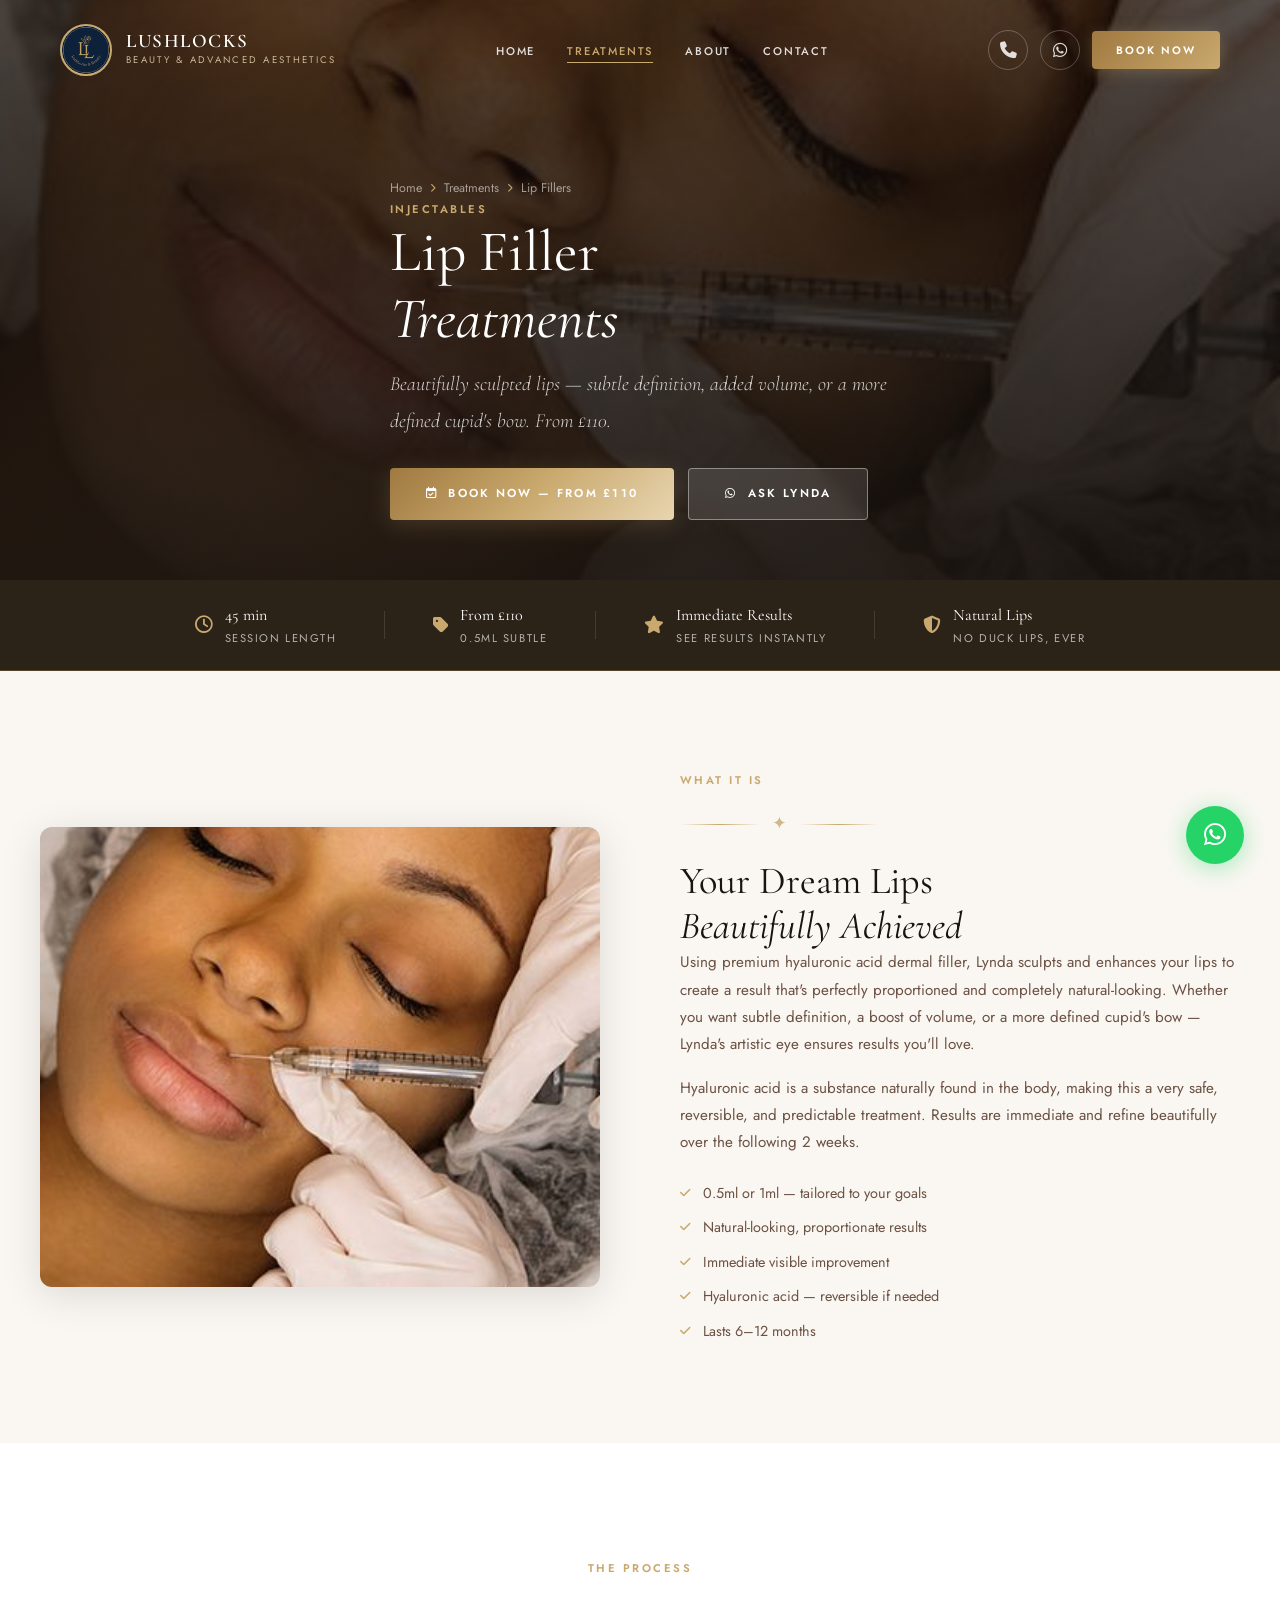
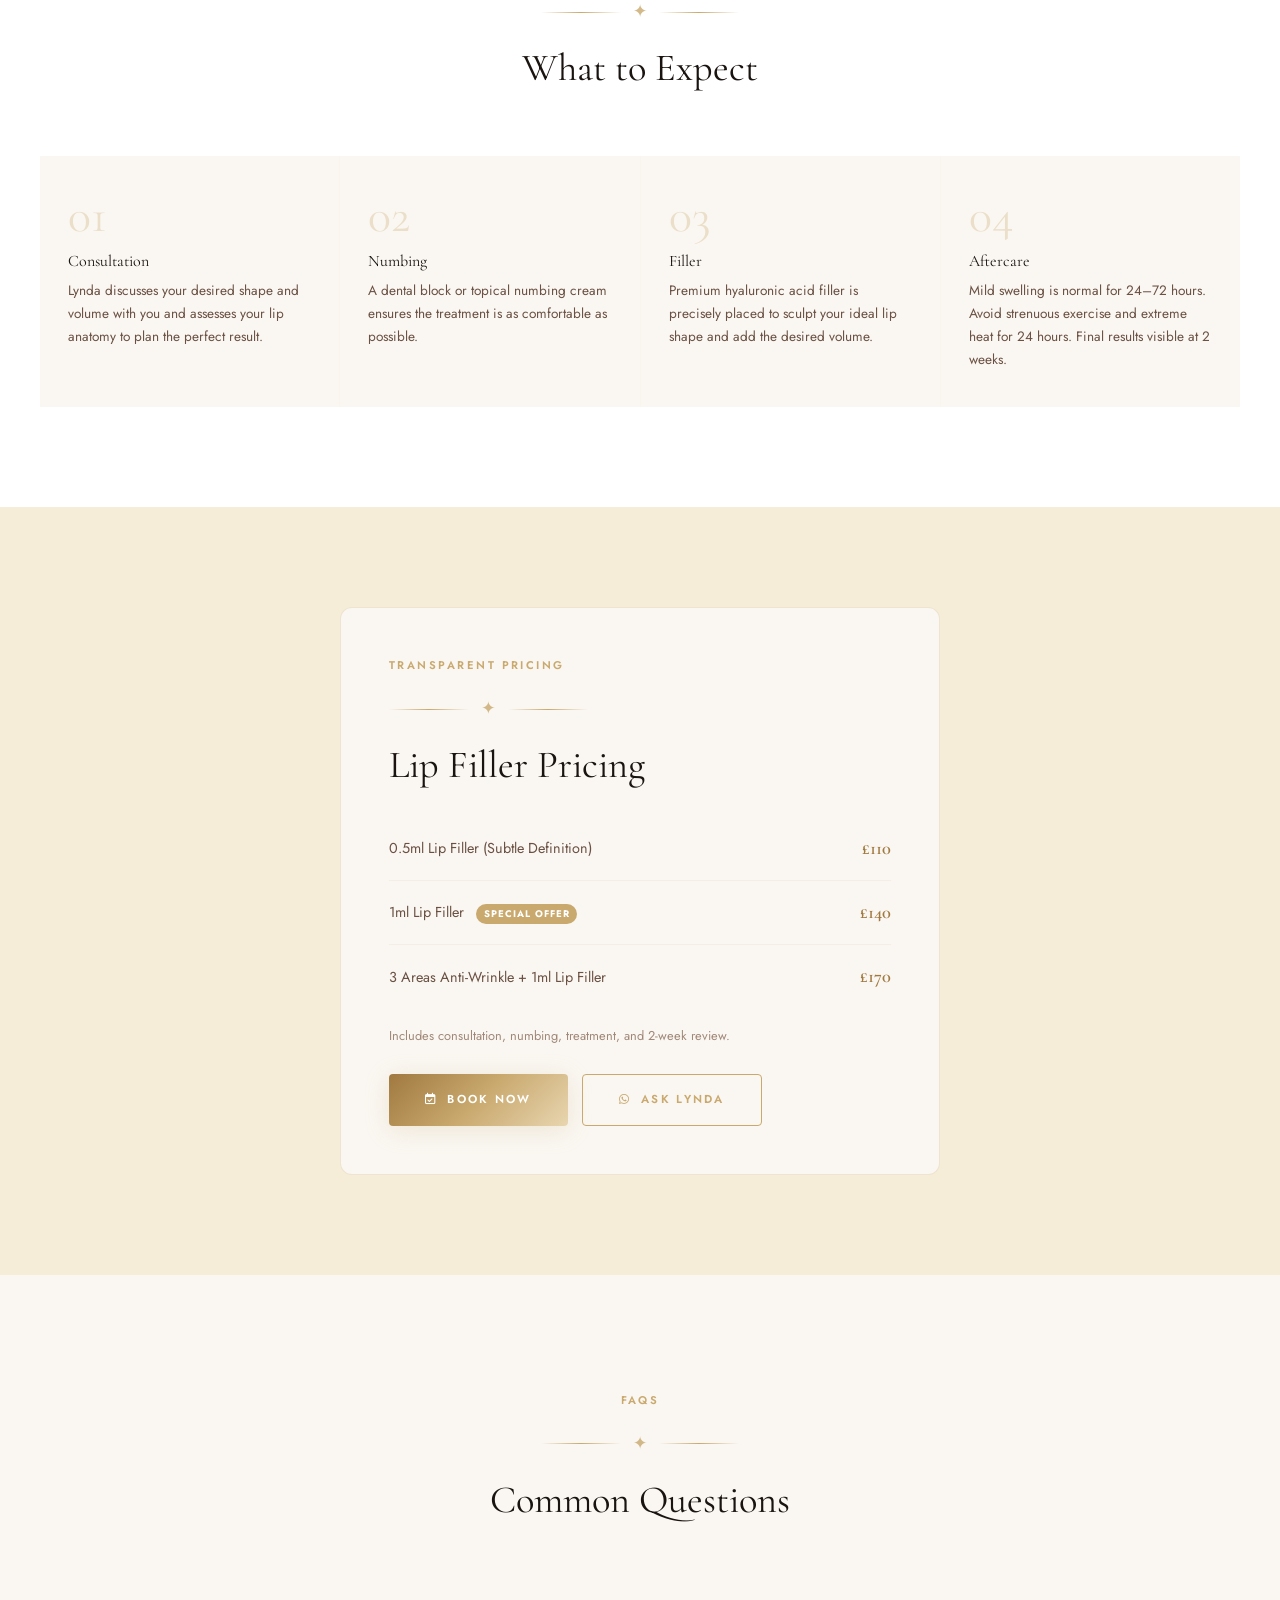
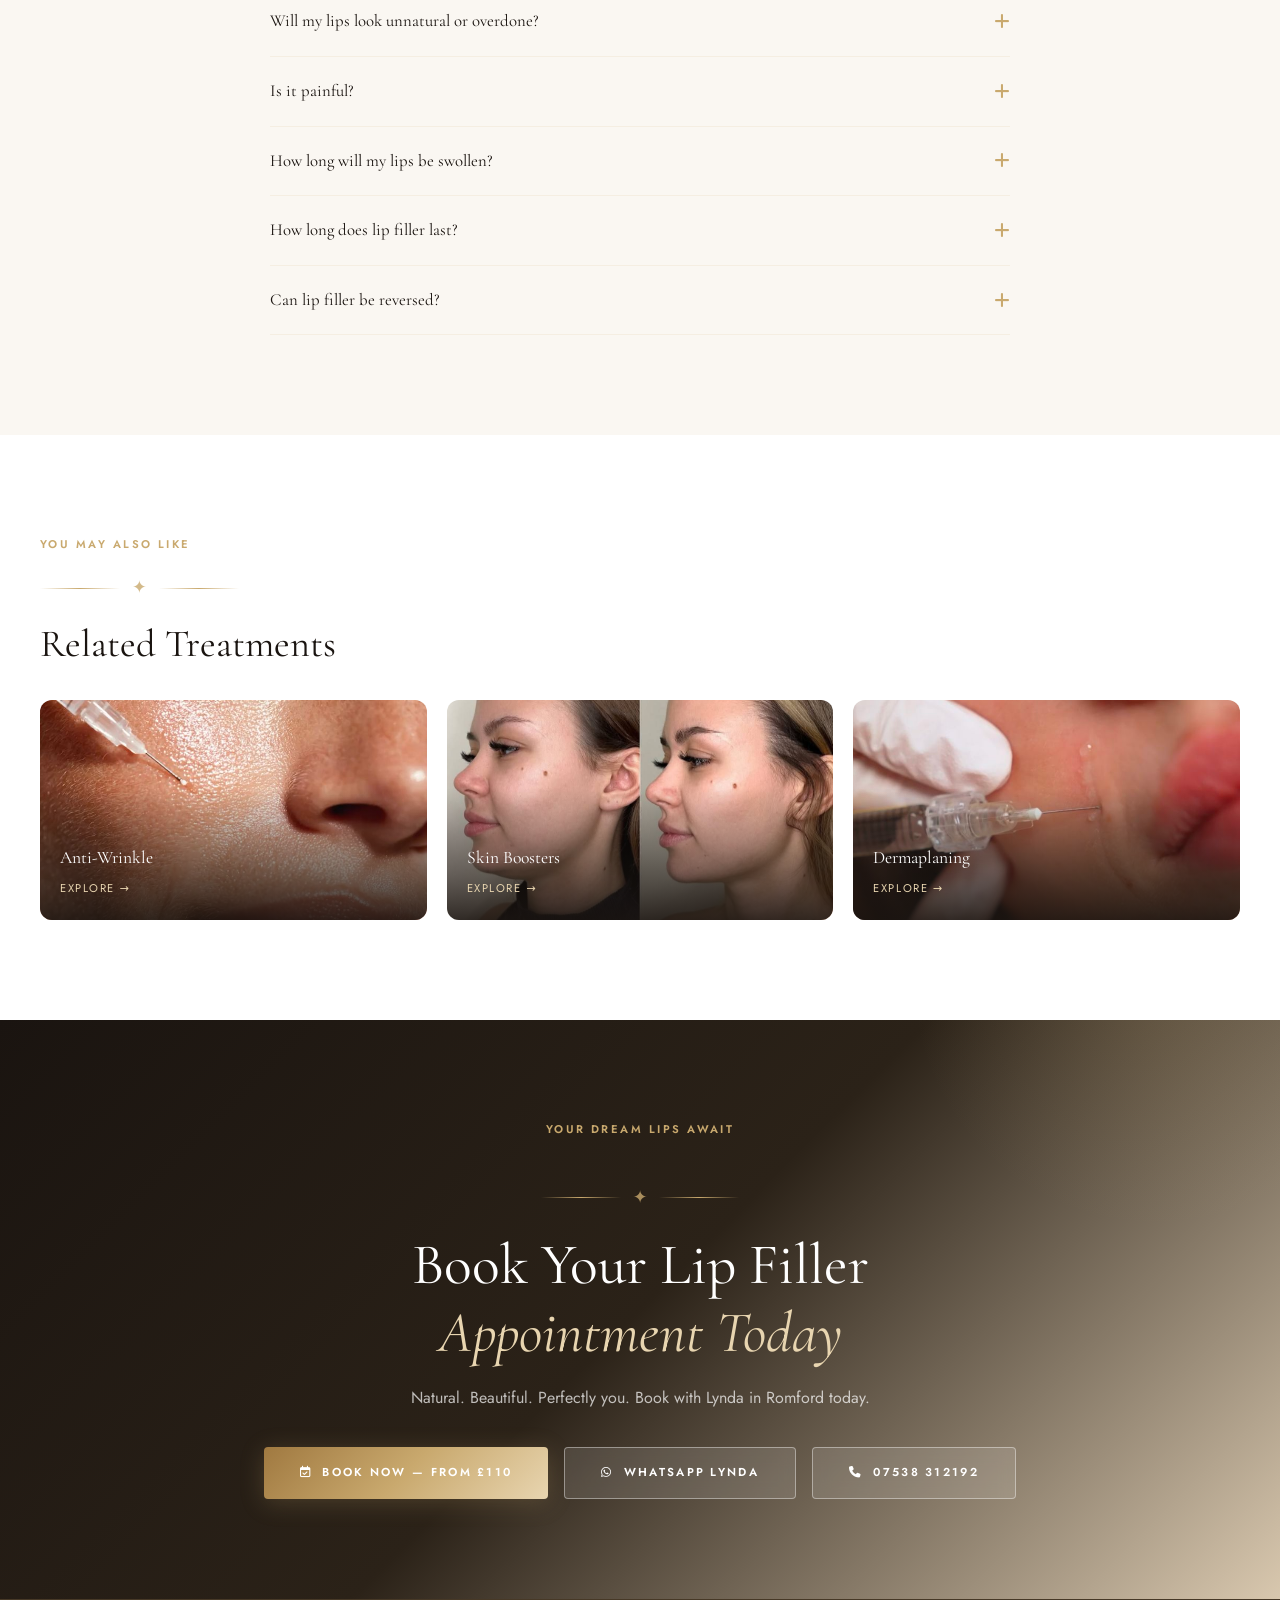
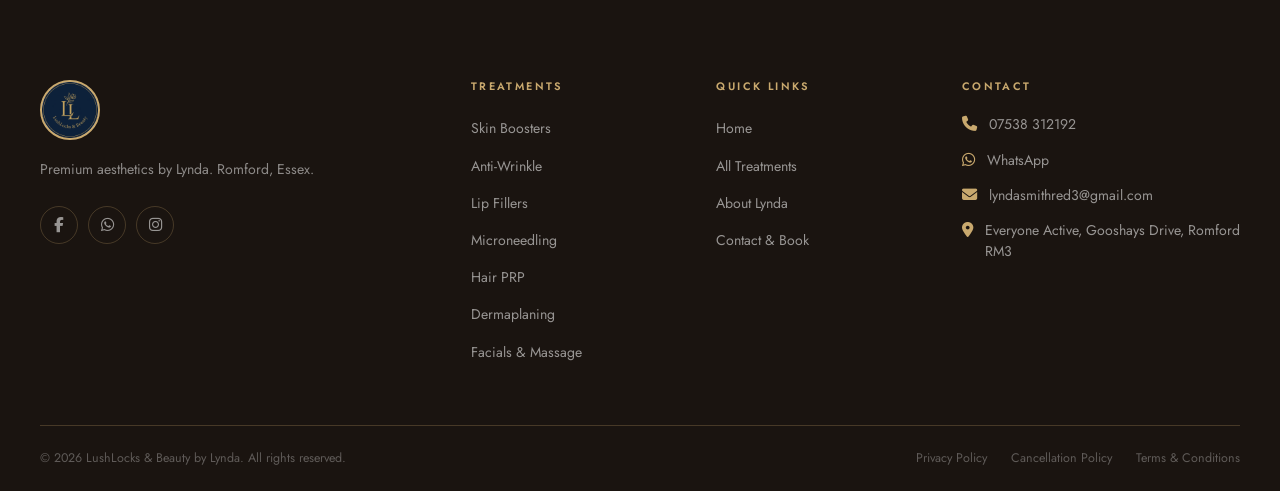
<file: treatments/lip-fillers.html>
<!DOCTYPE html>
<html lang="en-GB">

<head>
    <meta charset="UTF-8" />
    <meta name="viewport" content="width=device-width, initial-scale=1.0" />
    <meta name="description"
        content="Lip Filler treatments at LushLocks & Beauty, Romford. Natural, beautiful lips from £110. Subtle to voluminous — tailored to your face. Book with Lynda." />
    <meta name="robots" content="index, follow" />
    <link rel="canonical" href="https://www.lushlocksandbeauty.co.uk/treatments/lip-fillers.html" />
    <meta property="og:title" content="Lip Fillers | LushLocks & Beauty Romford" />
    <meta property="og:description"
        content="Beautiful, natural-looking lip filler from £110. Expert administration by Lynda in Romford, Essex." />
    <meta property="og:image" content="https://www.lushlocksandbeauty.co.uk/assets/images/lipinject.jpg" />
    <meta property="og:type" content="website" />
    <meta name="twitter:card" content="summary_large_image" />
    <title>Lip Fillers | LushLocks & Beauty — Romford, Essex</title>
    <link rel="icon" type="image/png" href="../assets/images/logo.png" />
    <link rel="stylesheet" href="../assets/css/style.css" />
    <link rel="stylesheet" href="../assets/css/treatment-page.css" />
    <link rel="stylesheet" href="https://cdnjs.cloudflare.com/ajax/libs/font-awesome/6.5.0/css/all.min.css" />
    <script
        type="application/ld+json">{"@context":"https://schema.org","@type":"MedicalProcedure","name":"Lip Filler","description":"Natural-looking lip filler treatments at LushLocks & Beauty, Romford.","provider":{"@type":"LocalBusiness","name":"LushLocks & Beauty","telephone":"+447538312192","address":{"@type":"PostalAddress","streetAddress":"Inside Everyone Active, Gooshays Drive","addressLocality":"Romford","addressRegion":"Essex","postalCode":"RM3","addressCountry":"GB"}}}</script>
</head>

<body>
    <nav id="navbar" class="transparent"><a href="../index.html" class="nav-logo"><img src="../assets/images/logo.png"
                alt="LushLocks & Beauty logo" width="52" height="52" />
            <div class="nav-logo-text"><span class="nav-logo-name">LushLocks</span><span class="nav-logo-sub">Beauty
                    &amp; Advanced Aesthetics</span></div>
        </a>
        <ul class="nav-links">
            <li><a href="../index.html">Home</a></li>
            <li><a href="../treatments.html" class="active">Treatments</a></li>
            <li><a href="../about.html">About</a></li>
            <li><a href="../contact.html">Contact</a></li>

        </ul>
        <div class="nav-actions"><a href="tel:07538312192" class="nav-icon-btn" aria-label="Call"><i
                    class="fa-solid fa-phone"></i></a><a href="https://wa.me/447538312192" target="_blank"
                rel="noopener noreferrer" class="nav-icon-btn whatsapp" aria-label="WhatsApp"><i
                    class="fa-brands fa-whatsapp"></i></a><a href="../book.html" class="nav-book-btn">Book
                Now</a></div>
        <div class="hamburger" role="button" aria-label="Open menu" tabindex="0"><span></span><span></span><span></span>
        </div>
    </nav>
    <div class="mobile-nav" aria-hidden="true"> <button class="mobile-nav-close" aria-label="Close menu"><i
                class="fa-solid fa-xmark"></i></button>
        <div class="mobile-nav-brand">
            <img src="../assets/images/logo.png" alt="LushLocks & Beauty Logo" />
            <div class="mobile-nav-brand-text">
                <span class="name">LushLocks</span>
                <span class="sub">Beauty &amp; Aesthetics</span>
            </div>
        </div><a href="../index.html">Home</a><a href="../treatments.html">Treatments</a><a
            href="../about.html">About</a><a href="../contact.html">Contact</a>
        <a href="../book.html">Book Now</a>
        <div class="mobile-nav-actions"><a href="tel:07538312192" class="btn btn-outline"><i
                    class="fa-solid fa-phone"></i> Call</a><a href="https://wa.me/447538312192" target="_blank"
                rel="noopener noreferrer" class="btn btn-primary"><i class="fa-brands fa-whatsapp"></i> WhatsApp</a>
        </div>
    </div>

    <section class="page-hero">
        <div class="page-hero-bg" style="background-image:url('../assets/images/lipinject.jpg');"></div>
        <div class="page-hero-overlay"></div>
        <div class="container page-hero-content">
            <nav aria-label="Breadcrumb" class="breadcrumb"><a href="../index.html">Home</a><i
                    class="fa-solid fa-chevron-right"></i><a href="../treatments.html">Treatments</a><i
                    class="fa-solid fa-chevron-right"></i><span>Lip Fillers</span></nav>
            <p class="eyebrow">Injectables</p>
            <h1 class="headline">Lip Filler<br /><em>Treatments</em></h1>
            <p class="lead" style="color:rgba(255,255,255,0.8);max-width:500px;">Beautifully sculpted lips — subtle
                definition, added volume, or a more defined cupid's bow. From £110.</p>
            <div style="display:flex;gap:14px;flex-wrap:wrap;margin-top:28px;"><a href="../book.html"
                    class="btn btn-primary"><i class="fa-regular fa-calendar-check"></i> Book Now — From £110</a><a
                    href="https://wa.me/447538312192" target="_blank" rel="noopener noreferrer" class="btn btn-ghost"><i
                        class="fa-brands fa-whatsapp"></i> Ask Lynda</a></div>
        </div>
    </section>

    <div class="trust-bar">
        <div class="container">
            <div class="trust-bar-inner">
                <div class="trust-item"><i class="fa-regular fa-clock"></i>
                    <div>
                        <div class="trust-value">45 min</div>
                        <div class="trust-label">Session Length</div>
                    </div>
                </div>
                <div class="trust-divider"></div>
                <div class="trust-item"><i class="fa-solid fa-tag"></i>
                    <div>
                        <div class="trust-value">From £110</div>
                        <div class="trust-label">0.5ml Subtle</div>
                    </div>
                </div>
                <div class="trust-divider"></div>
                <div class="trust-item"><i class="fa-solid fa-star"></i>
                    <div>
                        <div class="trust-value">Immediate Results</div>
                        <div class="trust-label">See Results Instantly</div>
                    </div>
                </div>
                <div class="trust-divider"></div>
                <div class="trust-item"><i class="fa-solid fa-shield-halved"></i>
                    <div>
                        <div class="trust-value">Natural Lips</div>
                        <div class="trust-label">No Duck Lips, Ever</div>
                    </div>
                </div>
            </div>
        </div>
    </div>

    <main>
        <section class="section" style="background:var(--cream);">
            <div class="container">
                <div class="about-grid">
                    <div class="reveal"><img src="../assets/images/lipinject.jpg"
                            alt="Lip filler treatment at LushLocks Beauty"
                            style="width:100%;height:460px;object-fit:cover;border-radius:var(--radius-lg);box-shadow:var(--shadow-md);"
                            loading="lazy" /></div>
                    <div class="reveal reveal-delay-2">
                        <p class="eyebrow">What It Is</p>
                        <div class="gold-divider"><span>✦</span></div>
                        <h2 class="subheadline">Your Dream Lips<br /><em>Beautifully Achieved</em></h2>
                        <p class="body-text">Using premium hyaluronic acid dermal filler, Lynda sculpts and enhances
                            your lips to create a result that's perfectly proportioned and completely natural-looking.
                            Whether you want subtle definition, a boost of volume, or a more defined cupid's bow —
                            Lynda's artistic eye ensures results you'll love.</p>
                        <p class="body-text" style="margin-top:16px;">Hyaluronic acid is a substance naturally found in
                            the body, making this a very safe, reversible, and predictable treatment. Results are
                            immediate and refine beautifully over the following 2 weeks.</p>
                        <ul class="tp-checklist">
                            <li><i class="fa-solid fa-check"></i> 0.5ml or 1ml — tailored to your goals</li>
                            <li><i class="fa-solid fa-check"></i> Natural-looking, proportionate results</li>
                            <li><i class="fa-solid fa-check"></i> Immediate visible improvement</li>
                            <li><i class="fa-solid fa-check"></i> Hyaluronic acid — reversible if needed</li>
                            <li><i class="fa-solid fa-check"></i> Lasts 6–12 months</li>
                        </ul>
                    </div>
                </div>
            </div>
        </section>

        <section class="section" style="background:#fff;">
            <div class="container">
                <div class="section-header center text-center reveal">
                    <p class="eyebrow">The Process</p>
                    <div class="gold-divider center"><span>✦</span></div>
                    <h2 class="subheadline">What to Expect</h2>
                </div>
                <div class="tp-steps reveal">
                    <div class="tp-step">
                        <div class="tp-step-num">01</div>
                        <h4>Consultation</h4>
                        <p>Lynda discusses your desired shape and volume with you and assesses your lip anatomy to plan
                            the perfect result.</p>
                    </div>
                    <div class="tp-step">
                        <div class="tp-step-num">02</div>
                        <h4>Numbing</h4>
                        <p>A dental block or topical numbing cream ensures the treatment is as comfortable as possible.
                        </p>
                    </div>
                    <div class="tp-step">
                        <div class="tp-step-num">03</div>
                        <h4>Filler</h4>
                        <p>Premium hyaluronic acid filler is precisely placed to sculpt your ideal lip shape and add the
                            desired volume.</p>
                    </div>
                    <div class="tp-step">
                        <div class="tp-step-num">04</div>
                        <h4>Aftercare</h4>
                        <p>Mild swelling is normal for 24–72 hours. Avoid strenuous exercise and extreme heat for 24
                            hours. Final results visible at 2 weeks.</p>
                    </div>
                </div>
            </div>
        </section>

        <section class="section" style="background:var(--champagne);" id="pricing">
            <div class="container" style="max-width:680px;">
                <div class="contact-form-card reveal">
                    <p class="eyebrow">Transparent Pricing</p>
                    <div class="gold-divider"><span>✦</span></div>
                    <h2 class="subheadline" style="margin-bottom:28px;">Lip Filler Pricing</h2>
                    <table class="tp-price-table">
                        <tr>
                            <td>0.5ml Lip Filler (Subtle Definition)</td>
                            <td>£110</td>
                        </tr>
                        <tr>
                            <td>1ml Lip Filler <span class="tp-badge tp-badge-gold">Special Offer</span></td>
                            <td>£140</td>
                        </tr>
                        <tr>
                            <td>3 Areas Anti-Wrinkle + 1ml Lip Filler</td>
                            <td>£170</td>
                        </tr>
                    </table>
                    <p style="font-size:0.8rem;color:var(--muted);margin-top:16px;">Includes consultation, numbing,
                        treatment, and 2-week review.</p>
                    <div style="display:flex;gap:14px;flex-wrap:wrap;margin-top:28px;">
                        <a href="../book.html" class="btn btn-primary"><i
                                class="fa-regular fa-calendar-check"></i> Book Now</a>
                        <a href="https://wa.me/447538312192" target="_blank" rel="noopener noreferrer"
                            class="btn btn-outline"><i class="fa-brands fa-whatsapp"></i> Ask Lynda</a>
                    </div>
                </div>
            </div>
        </section>

        <section class="section" style="background:var(--cream);">
            <div class="container" style="max-width:820px;">
                <div class="section-header center text-center reveal">
                    <p class="eyebrow">FAQs</p>
                    <div class="gold-divider center"><span>✦</span></div>
                    <h2 class="subheadline">Common Questions</h2>
                </div>
                <div class="tp-faq reveal">
                    <div class="faq-item">
                        <div class="faq-question"><span>Will my lips look unnatural or overdone?</span><i
                                class="fa-solid fa-plus"></i></div>
                        <div class="faq-answer">
                            <p>Never — Lynda's philosophy is always natural enhancement. She works with your facial
                                proportions to create results that look like the best version of you, not obviously
                                "done". Less is more is always her approach on a first appointment.</p>
                        </div>
                    </div>
                    <div class="faq-item">
                        <div class="faq-question"><span>Is it painful?</span><i class="fa-solid fa-plus"></i></div>
                        <div class="faq-answer">
                            <p>The lips are a sensitive area, but Lynda uses a numbing cream or dental block to make the
                                treatment as comfortable as possible. Most clients rate discomfort very low.</p>
                        </div>
                    </div>
                    <div class="faq-item">
                        <div class="faq-question"><span>How long will my lips be swollen?</span><i
                                class="fa-solid fa-plus"></i></div>
                        <div class="faq-answer">
                            <p>Some swelling and possible bruising is normal for 24–72 hours. Final results are visible
                                at 2 weeks once swelling has fully subsided. Wait for your 2-week review before judging
                                results.</p>
                        </div>
                    </div>
                    <div class="faq-item">
                        <div class="faq-question"><span>How long does lip filler last?</span><i
                                class="fa-solid fa-plus"></i></div>
                        <div class="faq-answer">
                            <p>Most clients enjoy results for 6–12 months. This varies depending on the product used,
                                your metabolism, and lifestyle factors. Top-up treatments can maintain your look.</p>
                        </div>
                    </div>
                    <div class="faq-item">
                        <div class="faq-question"><span>Can lip filler be reversed?</span><i
                                class="fa-solid fa-plus"></i></div>
                        <div class="faq-answer">
                            <p>Yes — hyaluronic acid filler can be dissolved quickly and safely using an enzyme called
                                hyaluronidase if you ever want the filler removed or need a correction.</p>
                        </div>
                    </div>
                </div>
            </div>
        </section>

        <section class="section" style="background:#fff;">
            <div class="container">
                <p class="eyebrow reveal">You May Also Like</p>
                <div class="gold-divider reveal"><span>✦</span></div>
                <h2 class="subheadline reveal" style="margin-bottom:32px;">Related Treatments</h2>
                <div class="tp-related-grid">
                    <a href="anti-wrinkle.html" class="tp-related-card reveal"><img
                            src="../assets/images/anti-wrinkle.jpg" alt="Anti-wrinkle treatment" loading="lazy" />
                        <div class="tp-related-overlay"></div>
                        <div class="tp-related-content">
                            <h4>Anti-Wrinkle</h4><span>Explore →</span>
                        </div>
                    </a>
                    <a href="skin-boosters.html" class="tp-related-card reveal reveal-delay-1"><img
                            src="../assets/images/skinbooster.jpg" alt="Skin booster treatment" loading="lazy" />
                        <div class="tp-related-overlay"></div>
                        <div class="tp-related-content">
                            <h4>Skin Boosters</h4><span>Explore →</span>
                        </div>
                    </a>
                    <a href="dermaplaning.html" class="tp-related-card reveal reveal-delay-2"><img
                            src="../assets/images/dermaplaning.jpg" alt="Dermaplaning treatment" loading="lazy" />
                        <div class="tp-related-overlay"></div>
                        <div class="tp-related-content">
                            <h4>Dermaplaning</h4><span>Explore →</span>
                        </div>
                    </a>
                </div>
            </div>
        </section>

        <section class="cta-banner">
            <div class="container text-center reveal">
                <p class="eyebrow" style="color:var(--gold);">Your Dream Lips Await</p>
                <div class="gold-divider center"><span>✦</span></div>
                <h2 class="headline" style="color:#fff;">Book Your Lip Filler<br /><em
                        style="color:var(--gold-light);">Appointment Today</em></h2>
                <p style="color:rgba(255,255,255,0.7);max-width:480px;margin:16px auto 36px;">Natural. Beautiful.
                    Perfectly you. Book with Lynda in Romford today.</p>
                <div class="cta-banner-actions">
                    <a href="../book.html" class="btn btn-primary"><i class="fa-regular fa-calendar-check"></i>
                        Book Now — From £110</a>
                    <a href="https://wa.me/447538312192" target="_blank" rel="noopener noreferrer"
                        class="btn btn-ghost"><i class="fa-brands fa-whatsapp"></i> WhatsApp Lynda</a>
                    <a href="tel:07538312192" class="btn btn-ghost"><i class="fa-solid fa-phone"></i> 07538 312192</a>
                </div>
            </div>
        </section>
    </main>

    <footer>
        <div class="container">
            <div class="footer-grid">
                <div class="footer-brand"><a href="../index.html" class="nav-logo" style="margin-bottom:16px;"><img
                            src="../assets/images/logo.png" alt="LushLocks Beauty logo" width="48" height="48"
                            style="border-radius:50%;border:2px solid var(--gold);object-fit:cover;" loading="lazy" />
                        <div class="nav-logo-text"><span class="nav-logo-name">LushLocks</span><span
                                class="nav-logo-sub">Beauty &amp; Advanced Aesthetics</span></div>
                    </a>
                    <p>Premium aesthetics by Lynda. Romford, Essex.</p>
                    <div class="footer-socials"><a href="https://www.facebook.com/p/LushLocks-Beauty-61567913738287/"
                            target="_blank" rel="noopener noreferrer" class="footer-social-btn" aria-label="Facebook"><i
                                class="fa-brands fa-facebook-f"></i></a><a href="https://wa.me/447538312192"
                            target="_blank" rel="noopener noreferrer" class="footer-social-btn" aria-label="WhatsApp"><i
                                class="fa-brands fa-whatsapp"></i></a><a href="https://www.instagram.com/"
                            target="_blank" rel="noopener noreferrer" class="footer-social-btn"
                            aria-label="Instagram"><i class="fa-brands fa-instagram"></i></a></div>
                </div>
                <div class="footer-col">
                    <h4>Treatments</h4>
                    <ul class="footer-links">
                        <li><a href="skin-boosters.html">Skin Boosters</a></li>
                        <li><a href="anti-wrinkle.html">Anti-Wrinkle</a></li>
                        <li><a href="lip-fillers.html">Lip Fillers</a></li>
                        <li><a href="microneedling.html">Microneedling</a></li>
                        <li><a href="hair-prp.html">Hair PRP</a></li>
                        <li><a href="dermaplaning.html">Dermaplaning</a></li>
                        <li><a href="facials-massage.html">Facials &amp; Massage</a></li>
                    </ul>
                </div>
                <div class="footer-col">
                    <h4>Quick Links</h4>
                    <ul class="footer-links">
                        <li><a href="../index.html">Home</a></li>
                        <li><a href="../treatments.html">All Treatments</a></li>
                        <li><a href="../about.html">About Lynda</a></li>
                        <li><a href="../contact.html">Contact &amp; Book</a></li>

                    </ul>
                </div>
                <div class="footer-col">
                    <h4>Contact</h4>
                    <ul class="footer-contact-list">
                        <li class="footer-contact-item"><i class="fa-solid fa-phone"></i><a href="tel:07538312192">07538
                                312192</a></li>
                        <li class="footer-contact-item"><i class="fa-brands fa-whatsapp"></i><a
                                href="https://wa.me/447538312192" target="_blank" rel="noopener noreferrer">WhatsApp</a>
                        </li>
                        <li class="footer-contact-item"><i class="fa-solid fa-envelope"></i><a
                                href="mailto:lyndasmithred3@gmail.com">lyndasmithred3@gmail.com</a></li>
                        <li class="footer-contact-item"><i class="fa-solid fa-location-dot"></i><span>Everyone Active,
                                Gooshays Drive, Romford RM3</span></li>
                    </ul>
                </div>
            </div>
        </div>
        <div class="container">
            <div class="footer-bottom">
                <p>© 2026 LushLocks &amp; Beauty by Lynda. All rights reserved.</p>
                <div class="footer-bottom-links"><a href="../policy.html#privacy">Privacy Policy</a><a
                        href="../policy.html#cancellation">Cancellation Policy</a><a href="../policy.html#terms">Terms
                        &amp; Conditions</a></div>
            </div>
        </div>
    </footer>
    <div class="whatsapp-float"><span class="whatsapp-float-label">Chat with Lynda</span><a
            href="https://wa.me/447538312192" target="_blank" rel="noopener noreferrer" class="whatsapp-float-btn"
            aria-label="WhatsApp"><i class="fa-brands fa-whatsapp"></i></a></div>
    <script src="../assets/js/main.js"></script>

  <div id="cookie-notice" class="cookie-notice" style="display: none;">
    <div class="container cookie-content">
      <p>We use cookies to ensure you have the best experience in our private clinic. By continuing to browse, you agree to our <a href="../policy.html#cookies">Cookie Policy</a>.</p>
      <div class="cookie-actions">
        <button id="cookie-accept" class="btn btn-primary btn-sm">Accept</button>
      </div>
    </div>
  </div>
</body>

</html>
</file>
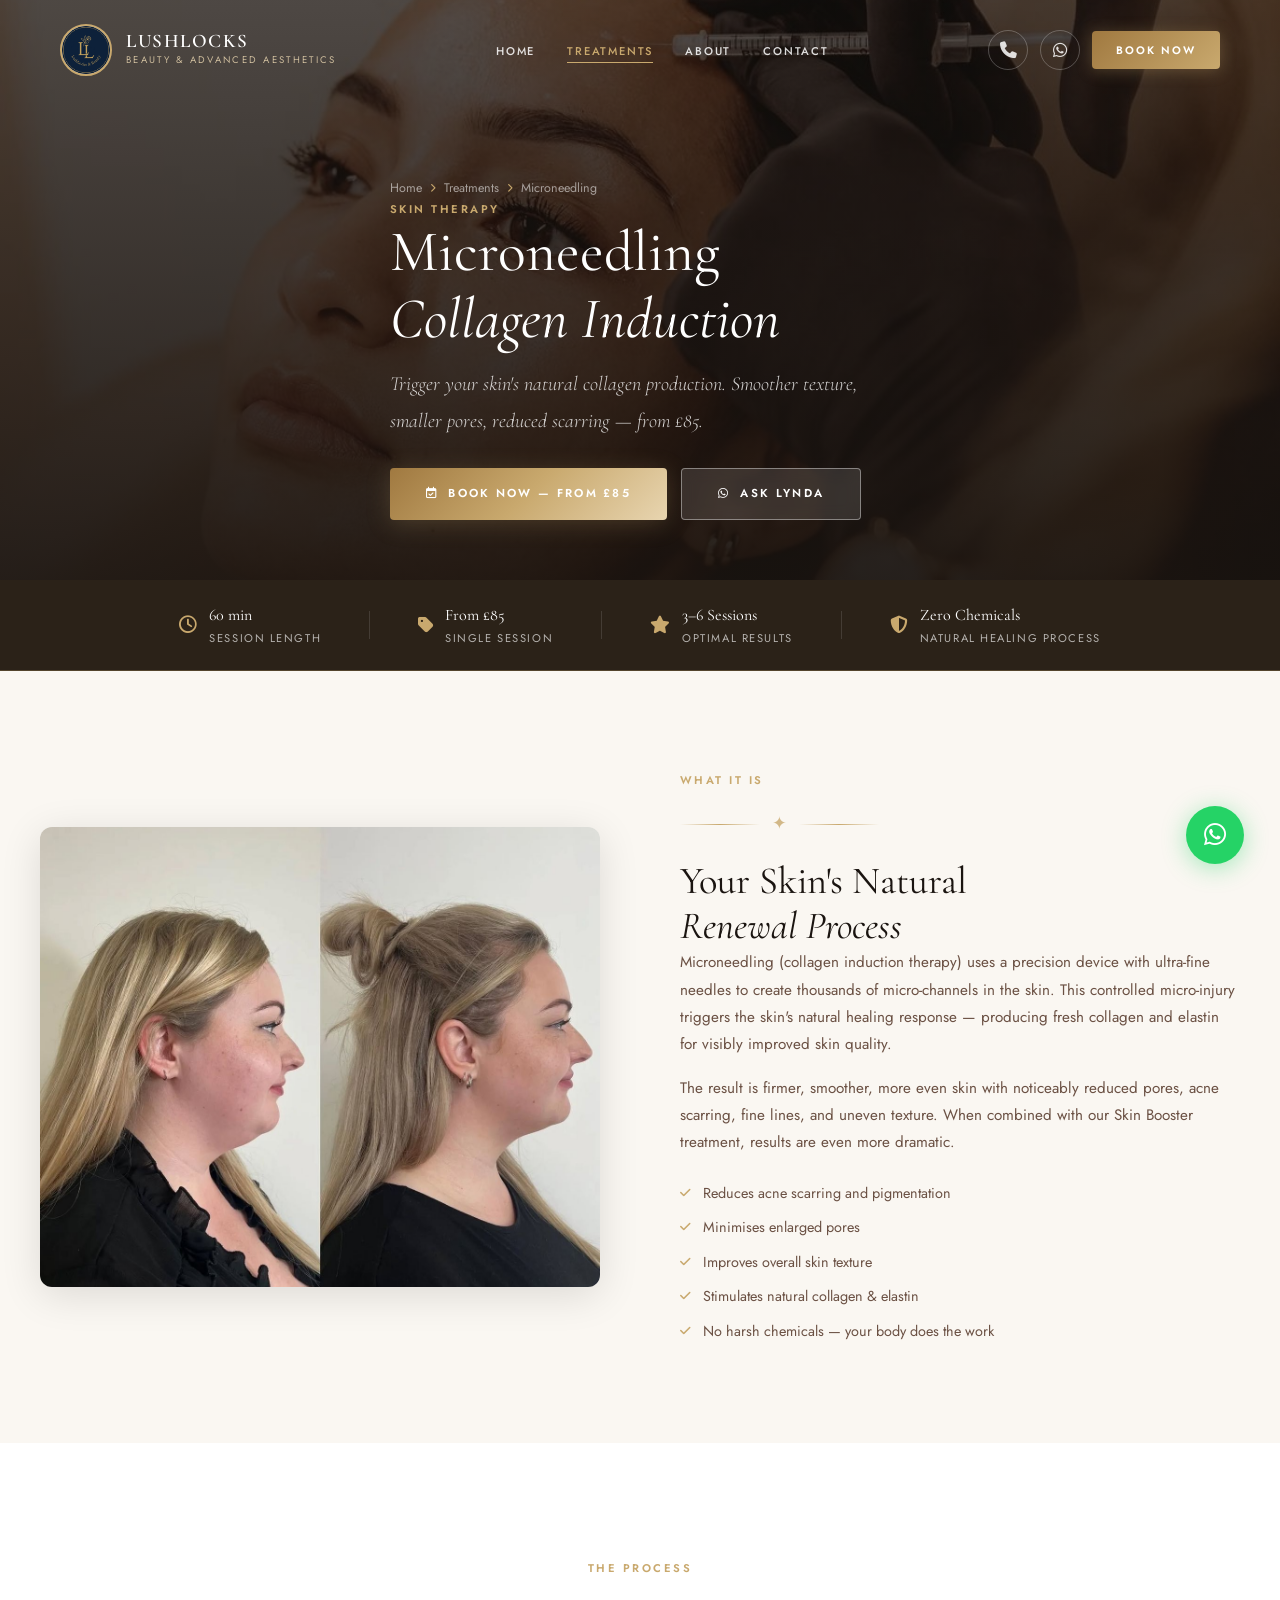
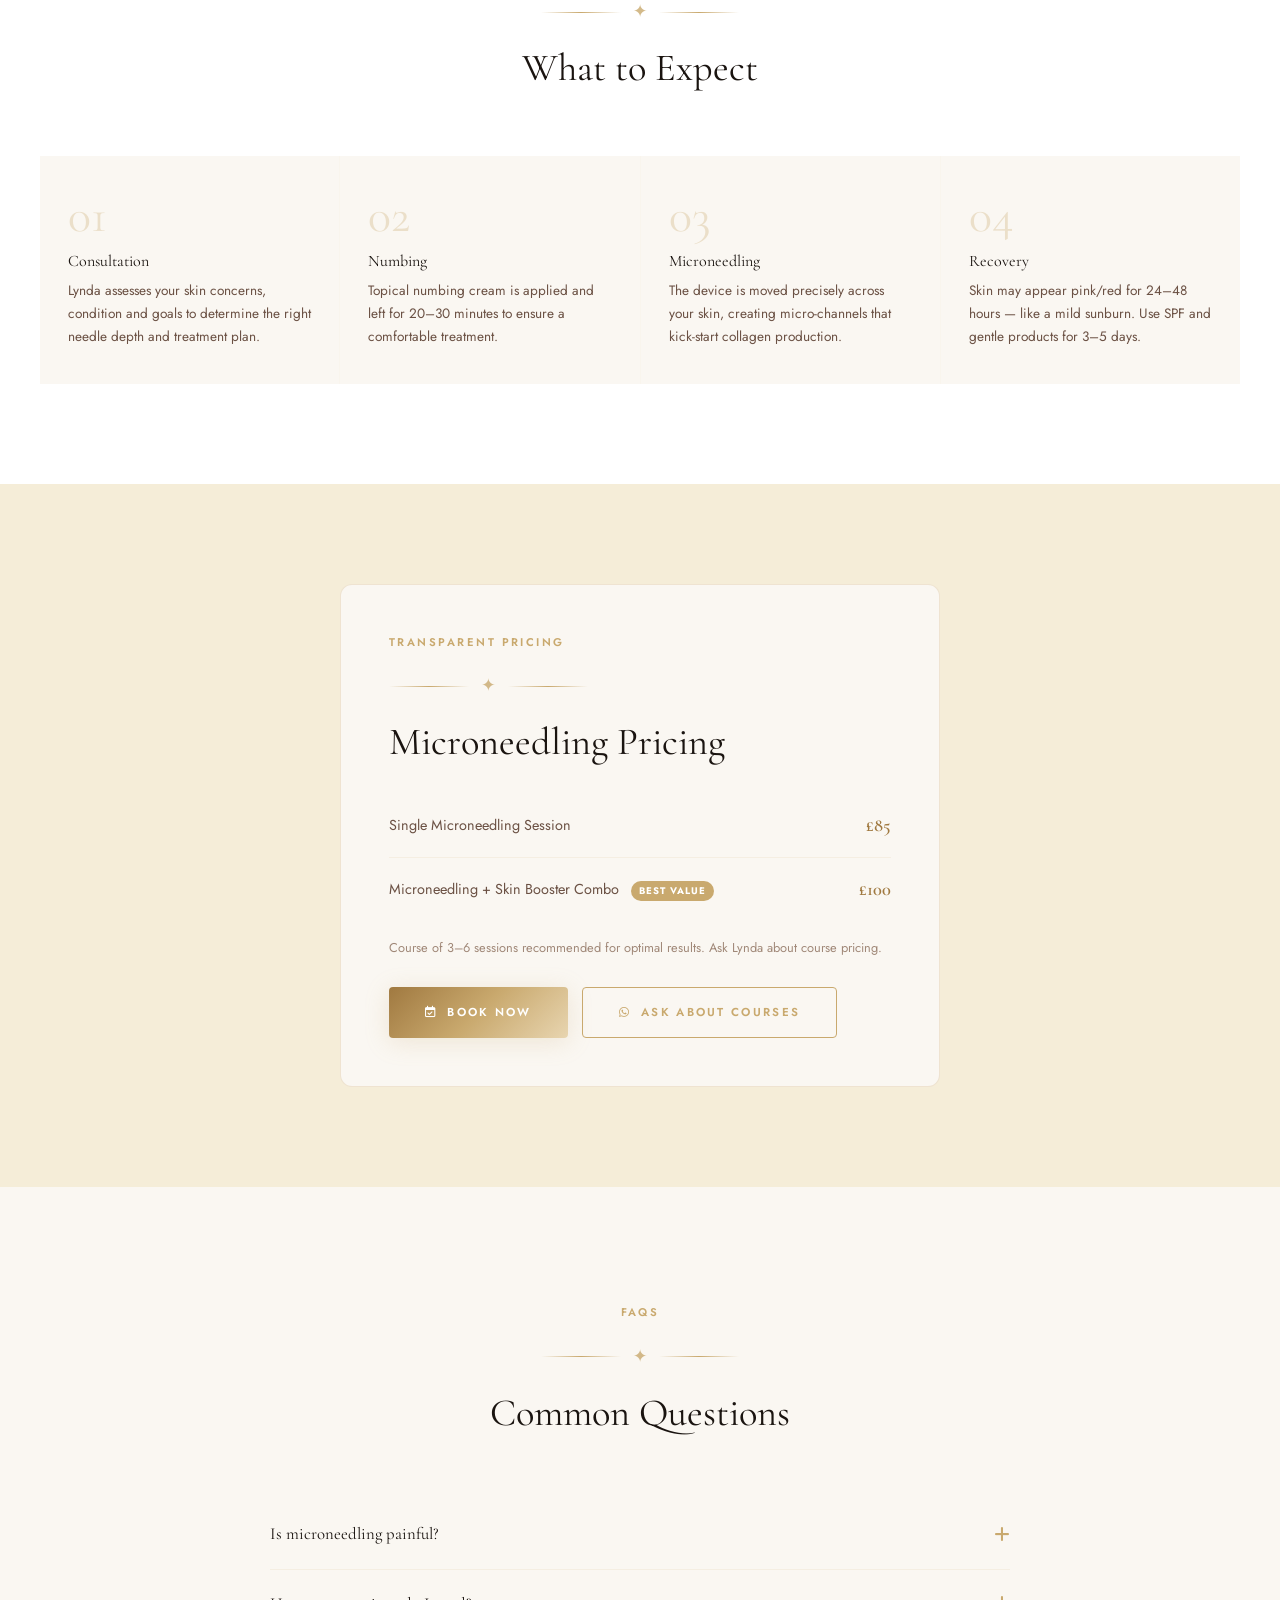
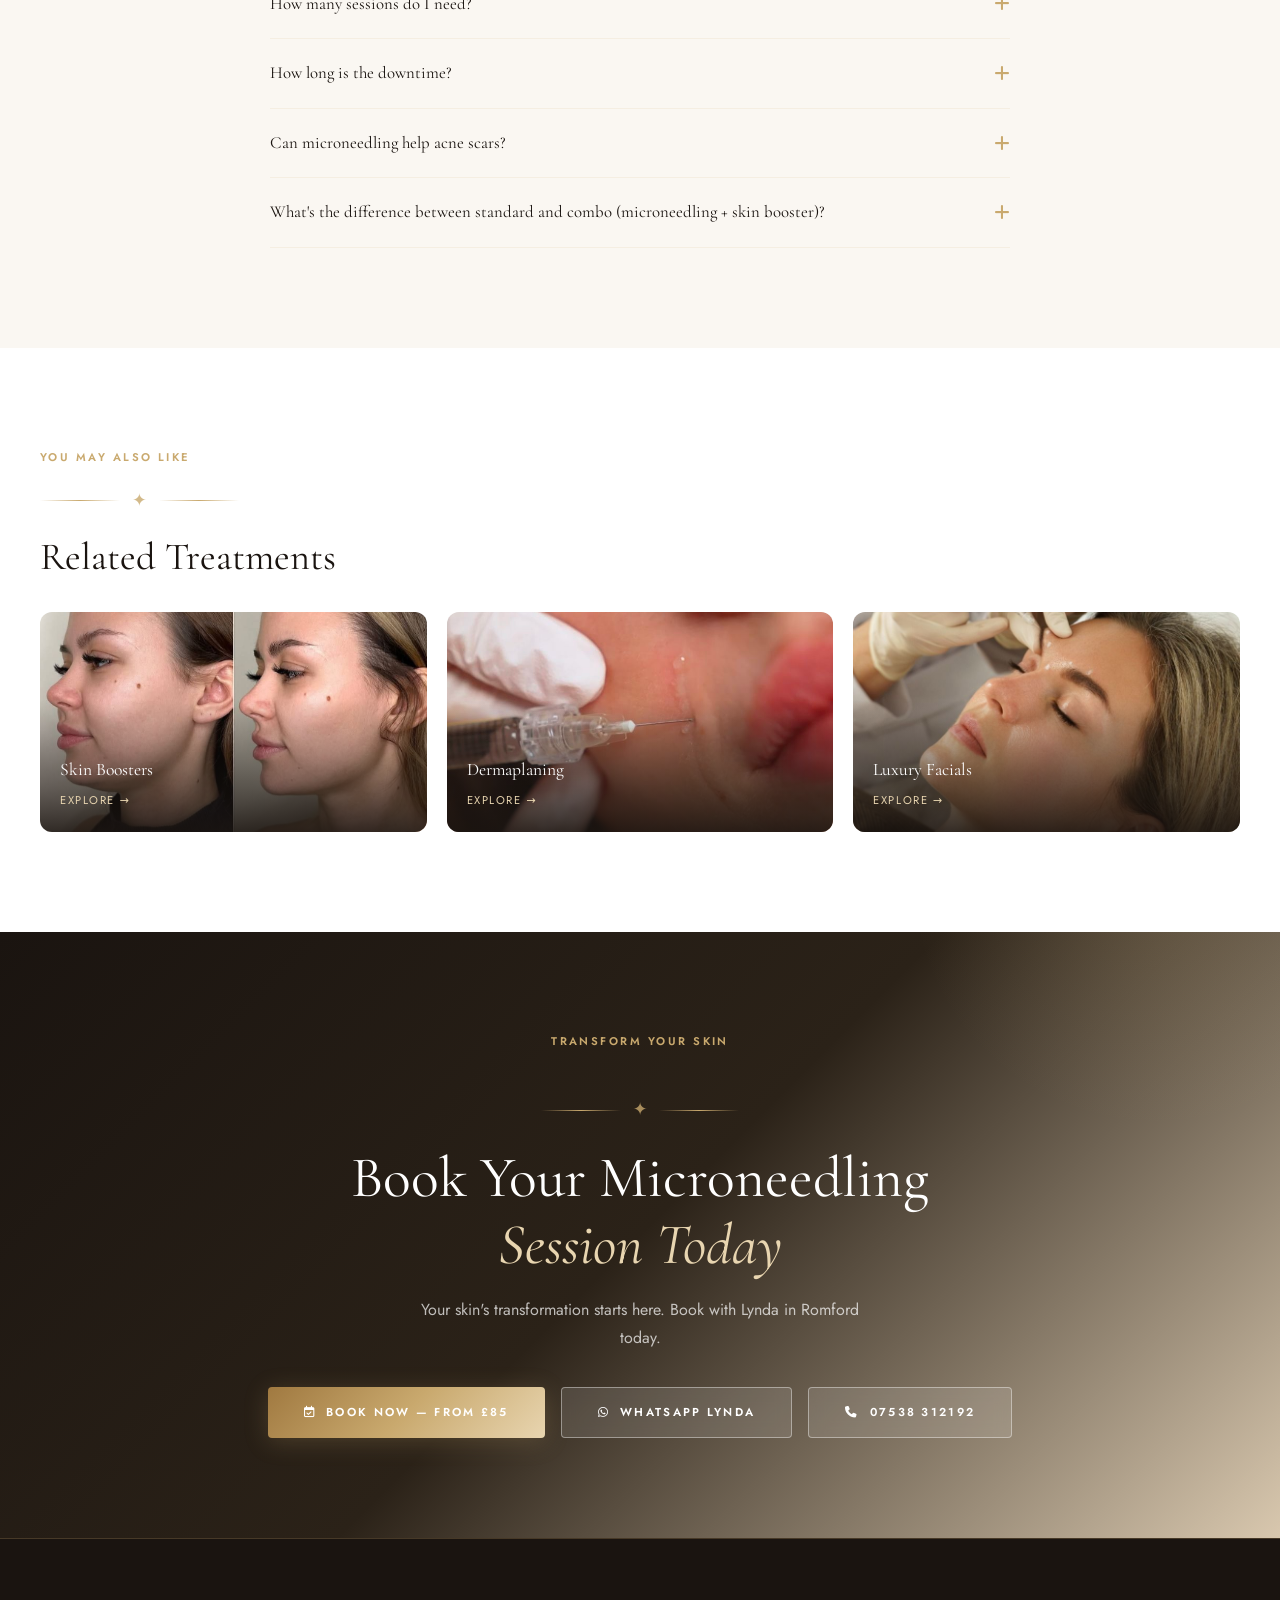
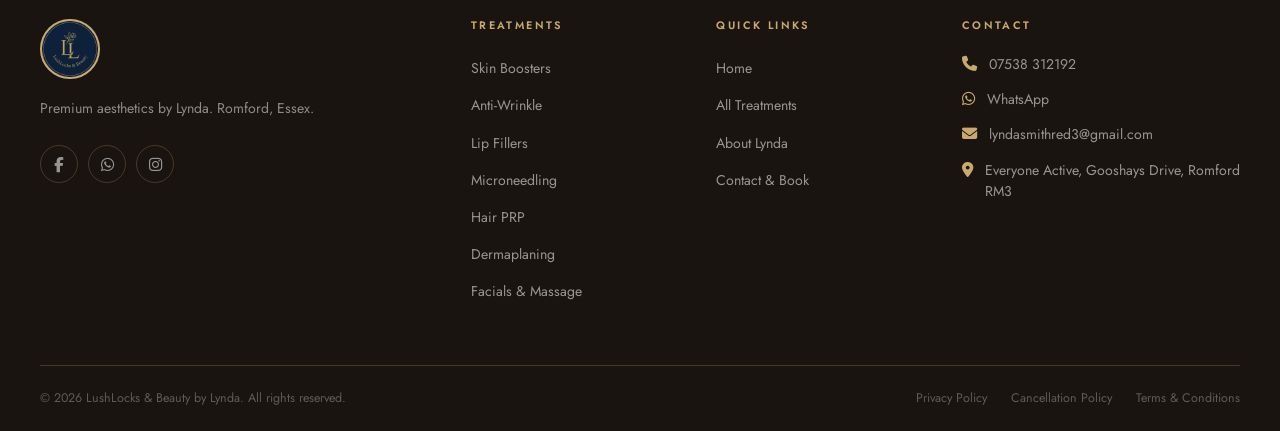
<file: treatments/microneedling.html>
<!DOCTYPE html>
<html lang="en-GB">

<head>
    <meta charset="UTF-8" />
    <meta name="viewport" content="width=device-width, initial-scale=1.0" />
    <meta name="description"
        content="Microneedling (Collagen Induction Therapy) at LushLocks & Beauty, Romford. Improve skin texture, reduce scars and pores. From £85. Book with Lynda today." />
    <meta name="robots" content="index, follow" />
    <link rel="canonical" href="https://www.lushlocksandbeauty.co.uk/treatments/microneedling.html" />
    <meta property="og:title" content="Microneedling | LushLocks & Beauty Romford" />
    <meta property="og:description"
        content="Microneedling collagen induction therapy from £85. Improve skin texture, reduce pores and scarring in Romford, Essex." />
    <meta property="og:image" content="https://www.lushlocksandbeauty.co.uk/assets/images/microneedling.jpg" />
    <meta property="og:type" content="website" />
    <meta name="twitter:card" content="summary_large_image" />
    <title>Microneedling — Collagen Induction Therapy | LushLocks & Beauty Romford</title>
    <link rel="icon" type="image/png" href="../assets/images/logo.png" />
    <link rel="stylesheet" href="../assets/css/style.css" />
    <link rel="stylesheet" href="../assets/css/treatment-page.css" />
    <link rel="stylesheet" href="https://cdnjs.cloudflare.com/ajax/libs/font-awesome/6.5.0/css/all.min.css" />
</head>

<body>
    <nav id="navbar" class="transparent"><a href="../index.html" class="nav-logo"><img src="../assets/images/logo.png"
                alt="LushLocks & Beauty logo" width="52" height="52" />
            <div class="nav-logo-text"><span class="nav-logo-name">LushLocks</span><span class="nav-logo-sub">Beauty
                    &amp; Advanced Aesthetics</span></div>
        </a>
        <ul class="nav-links">
            <li><a href="../index.html">Home</a></li>
            <li><a href="../treatments.html" class="active">Treatments</a></li>
            <li><a href="../about.html">About</a></li>
            <li><a href="../contact.html">Contact</a></li>

        </ul>
        <div class="nav-actions"><a href="tel:07538312192" class="nav-icon-btn" aria-label="Call"><i
                    class="fa-solid fa-phone"></i></a><a href="https://wa.me/447538312192" target="_blank"
                rel="noopener noreferrer" class="nav-icon-btn whatsapp" aria-label="WhatsApp"><i
                    class="fa-brands fa-whatsapp"></i></a><a href="../book.html" class="nav-book-btn">Book
                Now</a></div>
        <div class="hamburger" role="button" aria-label="Open menu" tabindex="0"><span></span><span></span><span></span>
        </div>
    </nav>
    <div class="mobile-nav" aria-hidden="true"> <button class="mobile-nav-close" aria-label="Close menu"><i
                class="fa-solid fa-xmark"></i></button>
        <div class="mobile-nav-brand">
            <img src="../assets/images/logo.png" alt="LushLocks & Beauty Logo" />
            <div class="mobile-nav-brand-text">
                <span class="name">LushLocks</span>
                <span class="sub">Beauty &amp; Aesthetics</span>
            </div>
        </div><a href="../index.html">Home</a><a href="../treatments.html">Treatments</a><a
            href="../about.html">About</a><a href="../contact.html">Contact</a>
        <a href="../book.html">Book Now</a>
        <div class="mobile-nav-actions"><a href="tel:07538312192" class="btn btn-outline"><i
                    class="fa-solid fa-phone"></i> Call</a><a href="https://wa.me/447538312192" target="_blank"
                rel="noopener noreferrer" class="btn btn-primary"><i class="fa-brands fa-whatsapp"></i> WhatsApp</a>
        </div>
    </div>

    <section class="page-hero">
        <div class="page-hero-bg" style="background-image:url('../assets/images/blackinjecting.jpg');"></div>
        <div class="page-hero-overlay"></div>
        <div class="container page-hero-content">
            <nav aria-label="Breadcrumb" class="breadcrumb"><a href="../index.html">Home</a><i
                    class="fa-solid fa-chevron-right"></i><a href="../treatments.html">Treatments</a><i
                    class="fa-solid fa-chevron-right"></i><span>Microneedling</span></nav>
            <p class="eyebrow">Skin Therapy</p>
            <h1 class="headline">Microneedling<br /><em>Collagen Induction</em></h1>
            <p class="lead" style="color:rgba(255,255,255,0.8);max-width:500px;">Trigger your skin's natural collagen
                production. Smoother texture, smaller pores, reduced scarring — from £85.</p>
            <div style="display:flex;gap:14px;flex-wrap:wrap;margin-top:28px;"><a href="../book.html"
                    class="btn btn-primary"><i class="fa-regular fa-calendar-check"></i> Book Now — From £85</a><a
                    href="https://wa.me/447538312192" target="_blank" rel="noopener noreferrer" class="btn btn-ghost"><i
                        class="fa-brands fa-whatsapp"></i> Ask Lynda</a></div>
        </div>
    </section>

    <div class="trust-bar">
        <div class="container">
            <div class="trust-bar-inner">
                <div class="trust-item"><i class="fa-regular fa-clock"></i>
                    <div>
                        <div class="trust-value">60 min</div>
                        <div class="trust-label">Session Length</div>
                    </div>
                </div>
                <div class="trust-divider"></div>
                <div class="trust-item"><i class="fa-solid fa-tag"></i>
                    <div>
                        <div class="trust-value">From £85</div>
                        <div class="trust-label">Single Session</div>
                    </div>
                </div>
                <div class="trust-divider"></div>
                <div class="trust-item"><i class="fa-solid fa-star"></i>
                    <div>
                        <div class="trust-value">3–6 Sessions</div>
                        <div class="trust-label">Optimal Results</div>
                    </div>
                </div>
                <div class="trust-divider"></div>
                <div class="trust-item"><i class="fa-solid fa-shield-halved"></i>
                    <div>
                        <div class="trust-value">Zero Chemicals</div>
                        <div class="trust-label">Natural Healing Process</div>
                    </div>
                </div>
            </div>
        </div>
    </div>

    <main>
        <section class="section" style="background:var(--cream);">
            <div class="container">
                <div class="about-grid">
                    <div class="reveal"><img src="../assets/images/microneedling.jpg"
                            alt="Microneedling treatment at LushLocks Beauty Romford"
                            style="width:100%;height:460px;object-fit:cover;border-radius:var(--radius-lg);box-shadow:var(--shadow-md);"
                            loading="lazy" /></div>
                    <div class="reveal reveal-delay-2">
                        <p class="eyebrow">What It Is</p>
                        <div class="gold-divider"><span>✦</span></div>
                        <h2 class="subheadline">Your Skin's Natural<br /><em>Renewal Process</em></h2>
                        <p class="body-text">Microneedling (collagen induction therapy) uses a precision device with
                            ultra-fine needles to create thousands of micro-channels in the skin. This controlled
                            micro-injury triggers the skin's natural healing response — producing fresh collagen and
                            elastin for visibly improved skin quality.</p>
                        <p class="body-text" style="margin-top:16px;">The result is firmer, smoother, more even skin
                            with noticeably reduced pores, acne scarring, fine lines, and uneven texture. When combined
                            with our Skin Booster treatment, results are even more dramatic.</p>
                        <ul class="tp-checklist">
                            <li><i class="fa-solid fa-check"></i> Reduces acne scarring and pigmentation</li>
                            <li><i class="fa-solid fa-check"></i> Minimises enlarged pores</li>
                            <li><i class="fa-solid fa-check"></i> Improves overall skin texture</li>
                            <li><i class="fa-solid fa-check"></i> Stimulates natural collagen &amp; elastin</li>
                            <li><i class="fa-solid fa-check"></i> No harsh chemicals — your body does the work</li>
                        </ul>
                    </div>
                </div>
            </div>
        </section>

        <section class="section" style="background:#fff;">
            <div class="container">
                <div class="section-header center text-center reveal">
                    <p class="eyebrow">The Process</p>
                    <div class="gold-divider center"><span>✦</span></div>
                    <h2 class="subheadline">What to Expect</h2>
                </div>
                <div class="tp-steps reveal">
                    <div class="tp-step">
                        <div class="tp-step-num">01</div>
                        <h4>Consultation</h4>
                        <p>Lynda assesses your skin concerns, condition and goals to determine the right needle depth
                            and treatment plan.</p>
                    </div>
                    <div class="tp-step">
                        <div class="tp-step-num">02</div>
                        <h4>Numbing</h4>
                        <p>Topical numbing cream is applied and left for 20–30 minutes to ensure a comfortable
                            treatment.</p>
                    </div>
                    <div class="tp-step">
                        <div class="tp-step-num">03</div>
                        <h4>Microneedling</h4>
                        <p>The device is moved precisely across your skin, creating micro-channels that kick-start
                            collagen production.</p>
                    </div>
                    <div class="tp-step">
                        <div class="tp-step-num">04</div>
                        <h4>Recovery</h4>
                        <p>Skin may appear pink/red for 24–48 hours — like a mild sunburn. Use SPF and gentle products
                            for 3–5 days.</p>
                    </div>
                </div>
            </div>
        </section>

        <section class="section" style="background:var(--champagne);" id="pricing">
            <div class="container" style="max-width:680px;">
                <div class="contact-form-card reveal">
                    <p class="eyebrow">Transparent Pricing</p>
                    <div class="gold-divider"><span>✦</span></div>
                    <h2 class="subheadline" style="margin-bottom:28px;">Microneedling Pricing</h2>
                    <table class="tp-price-table">
                        <tr>
                            <td>Single Microneedling Session</td>
                            <td>£85</td>
                        </tr>
                        <tr>
                            <td>Microneedling + Skin Booster Combo <span class="tp-badge tp-badge-gold">Best
                                    Value</span></td>
                            <td>£100</td>
                        </tr>
                    </table>
                    <p style="font-size:0.8rem;color:var(--muted);margin-top:16px;">Course of 3–6 sessions recommended
                        for optimal results. Ask Lynda about course pricing.</p>
                    <div style="display:flex;gap:14px;flex-wrap:wrap;margin-top:28px;">
                        <a href="../book.html" class="btn btn-primary"><i
                                class="fa-regular fa-calendar-check"></i> Book Now</a>
                        <a href="https://wa.me/447538312192" target="_blank" rel="noopener noreferrer"
                            class="btn btn-outline"><i class="fa-brands fa-whatsapp"></i> Ask About Courses</a>
                    </div>
                </div>
            </div>
        </section>

        <section class="section" style="background:var(--cream);">
            <div class="container" style="max-width:820px;">
                <div class="section-header center text-center reveal">
                    <p class="eyebrow">FAQs</p>
                    <div class="gold-divider center"><span>✦</span></div>
                    <h2 class="subheadline">Common Questions</h2>
                </div>
                <div class="tp-faq reveal">
                    <div class="faq-item">
                        <div class="faq-question"><span>Is microneedling painful?</span><i class="fa-solid fa-plus"></i>
                        </div>
                        <div class="faq-answer">
                            <p>With numbing cream, most clients find it very comfortable. You may feel a mild scratching
                                or vibrating sensation. The numbing cream is applied 20–30 minutes beforehand for
                                maximum comfort.</p>
                        </div>
                    </div>
                    <div class="faq-item">
                        <div class="faq-question"><span>How many sessions do I need?</span><i
                                class="fa-solid fa-plus"></i></div>
                        <div class="faq-answer">
                            <p>For general skin improvement, 3 sessions spaced 4–6 weeks apart is the recommended
                                starting course. For acne scarring or more significant concerns, 6 sessions may be
                                advised. Results continue to improve for several months after each session.</p>
                        </div>
                    </div>
                    <div class="faq-item">
                        <div class="faq-question"><span>How long is the downtime?</span><i class="fa-solid fa-plus"></i>
                        </div>
                        <div class="faq-answer">
                            <p>Expect redness and mild sensitivity similar to a mild sunburn for 24–48 hours. Most
                                clients return to work the following day. Avoid heavy makeup, sun exposure, and active
                                skincare (acids, retinols) for 3–5 days.</p>
                        </div>
                    </div>
                    <div class="faq-item">
                        <div class="faq-question"><span>Can microneedling help acne scars?</span><i
                                class="fa-solid fa-plus"></i></div>
                        <div class="faq-answer">
                            <p>Yes — microneedling is one of the most effective non-surgical treatments for atrophic
                                (indented) acne scars. It breaks down old scar tissue and encourages new collagen to
                                fill and smooth the skin. Results build over multiple sessions.</p>
                        </div>
                    </div>
                    <div class="faq-item">
                        <div class="faq-question"><span>What's the difference between standard and combo (microneedling
                                + skin booster)?</span><i class="fa-solid fa-plus"></i></div>
                        <div class="faq-answer">
                            <p>The combo treatment infuses premium skin booster + PDRN directly into the micro-channels
                                created during needling, dramatically amplifying hydration, healing and collagen
                                stimulation. It's exceptional value at £100 and Lynda's most popular combination.</p>
                        </div>
                    </div>
                </div>
            </div>
        </section>

        <section class="section" style="background:#fff;">
            <div class="container">
                <p class="eyebrow reveal">You May Also Like</p>
                <div class="gold-divider reveal"><span>✦</span></div>
                <h2 class="subheadline reveal" style="margin-bottom:32px;">Related Treatments</h2>
                <div class="tp-related-grid">
                    <a href="skin-boosters.html" class="tp-related-card reveal"><img
                            src="../assets/images/skinbooster.jpg" alt="Skin booster" loading="lazy" />
                        <div class="tp-related-overlay"></div>
                        <div class="tp-related-content">
                            <h4>Skin Boosters</h4><span>Explore →</span>
                        </div>
                    </a>
                    <a href="dermaplaning.html" class="tp-related-card reveal reveal-delay-1"><img
                            src="../assets/images/dermaplaning.jpg" alt="Dermaplaning" loading="lazy" />
                        <div class="tp-related-overlay"></div>
                        <div class="tp-related-content">
                            <h4>Dermaplaning</h4><span>Explore →</span>
                        </div>
                    </a>
                    <a href="facials-massage.html" class="tp-related-card reveal reveal-delay-2"><img
                            src="../assets/images/facial.jpg" alt="Facials" loading="lazy" />
                        <div class="tp-related-overlay"></div>
                        <div class="tp-related-content">
                            <h4>Luxury Facials</h4><span>Explore →</span>
                        </div>
                    </a>
                </div>
            </div>
        </section>

        <section class="cta-banner">
            <div class="container text-center reveal">
                <p class="eyebrow" style="color:var(--gold);">Transform Your Skin</p>
                <div class="gold-divider center"><span>✦</span></div>
                <h2 class="headline" style="color:#fff;">Book Your Microneedling<br /><em
                        style="color:var(--gold-light);">Session Today</em></h2>
                <p style="color:rgba(255,255,255,0.7);max-width:480px;margin:16px auto 36px;">Your skin's transformation
                    starts here. Book with Lynda in Romford today.</p>
                <div class="cta-banner-actions">
                    <a href="../book.html" class="btn btn-primary"><i class="fa-regular fa-calendar-check"></i>
                        Book Now — From £85</a>
                    <a href="https://wa.me/447538312192" target="_blank" rel="noopener noreferrer"
                        class="btn btn-ghost"><i class="fa-brands fa-whatsapp"></i> WhatsApp Lynda</a>
                    <a href="tel:07538312192" class="btn btn-ghost"><i class="fa-solid fa-phone"></i> 07538 312192</a>
                </div>
            </div>
        </section>
    </main>

    <footer>
        <div class="container">
            <div class="footer-grid">
                <div class="footer-brand"><a href="../index.html" class="nav-logo" style="margin-bottom:16px;"><img
                            src="../assets/images/logo.png" alt="LushLocks logo" width="48" height="48"
                            style="border-radius:50%;border:2px solid var(--gold);object-fit:cover;" loading="lazy" />
                        <div class="nav-logo-text"><span class="nav-logo-name">LushLocks</span><span
                                class="nav-logo-sub">Beauty &amp; Advanced Aesthetics</span></div>
                    </a>
                    <p>Premium aesthetics by Lynda. Romford, Essex.</p>
                    <div class="footer-socials"><a href="https://www.facebook.com/p/LushLocks-Beauty-61567913738287/"
                            target="_blank" rel="noopener noreferrer" class="footer-social-btn" aria-label="Facebook"><i
                                class="fa-brands fa-facebook-f"></i></a><a href="https://wa.me/447538312192"
                            target="_blank" rel="noopener noreferrer" class="footer-social-btn" aria-label="WhatsApp"><i
                                class="fa-brands fa-whatsapp"></i></a><a href="https://www.instagram.com/"
                            target="_blank" rel="noopener noreferrer" class="footer-social-btn"
                            aria-label="Instagram"><i class="fa-brands fa-instagram"></i></a></div>
                </div>
                <div class="footer-col">
                    <h4>Treatments</h4>
                    <ul class="footer-links">
                        <li><a href="skin-boosters.html">Skin Boosters</a></li>
                        <li><a href="anti-wrinkle.html">Anti-Wrinkle</a></li>
                        <li><a href="lip-fillers.html">Lip Fillers</a></li>
                        <li><a href="microneedling.html">Microneedling</a></li>
                        <li><a href="hair-prp.html">Hair PRP</a></li>
                        <li><a href="dermaplaning.html">Dermaplaning</a></li>
                        <li><a href="facials-massage.html">Facials &amp; Massage</a></li>
                    </ul>
                </div>
                <div class="footer-col">
                    <h4>Quick Links</h4>
                    <ul class="footer-links">
                        <li><a href="../index.html">Home</a></li>
                        <li><a href="../treatments.html">All Treatments</a></li>
                        <li><a href="../about.html">About Lynda</a></li>
                        <li><a href="../contact.html">Contact &amp; Book</a></li>

                    </ul>
                </div>
                <div class="footer-col">
                    <h4>Contact</h4>
                    <ul class="footer-contact-list">
                        <li class="footer-contact-item"><i class="fa-solid fa-phone"></i><a href="tel:07538312192">07538
                                312192</a></li>
                        <li class="footer-contact-item"><i class="fa-brands fa-whatsapp"></i><a
                                href="https://wa.me/447538312192" target="_blank" rel="noopener noreferrer">WhatsApp</a>
                        </li>
                        <li class="footer-contact-item"><i class="fa-solid fa-envelope"></i><a
                                href="mailto:lyndasmithred3@gmail.com">lyndasmithred3@gmail.com</a></li>
                        <li class="footer-contact-item"><i class="fa-solid fa-location-dot"></i><span>Everyone Active,
                                Gooshays Drive, Romford RM3</span></li>
                    </ul>
                </div>
            </div>
        </div>
        <div class="container">
            <div class="footer-bottom">
                <p>© 2026 LushLocks &amp; Beauty by Lynda. All rights reserved.</p>
                <div class="footer-bottom-links"><a href="../policy.html#privacy">Privacy Policy</a><a
                        href="../policy.html#cancellation">Cancellation Policy</a><a href="../policy.html#terms">Terms
                        &amp; Conditions</a></div>
            </div>
        </div>
    </footer>
    <div class="whatsapp-float"><span class="whatsapp-float-label">Chat with Lynda</span><a
            href="https://wa.me/447538312192" target="_blank" rel="noopener noreferrer" class="whatsapp-float-btn"
            aria-label="WhatsApp"><i class="fa-brands fa-whatsapp"></i></a></div>
    <script src="../assets/js/main.js"></script>

  <div id="cookie-notice" class="cookie-notice" style="display: none;">
    <div class="container cookie-content">
      <p>We use cookies to ensure you have the best experience in our private clinic. By continuing to browse, you agree to our <a href="../policy.html#cookies">Cookie Policy</a>.</p>
      <div class="cookie-actions">
        <button id="cookie-accept" class="btn btn-primary btn-sm">Accept</button>
      </div>
    </div>
  </div>
</body>

</html>
</file>
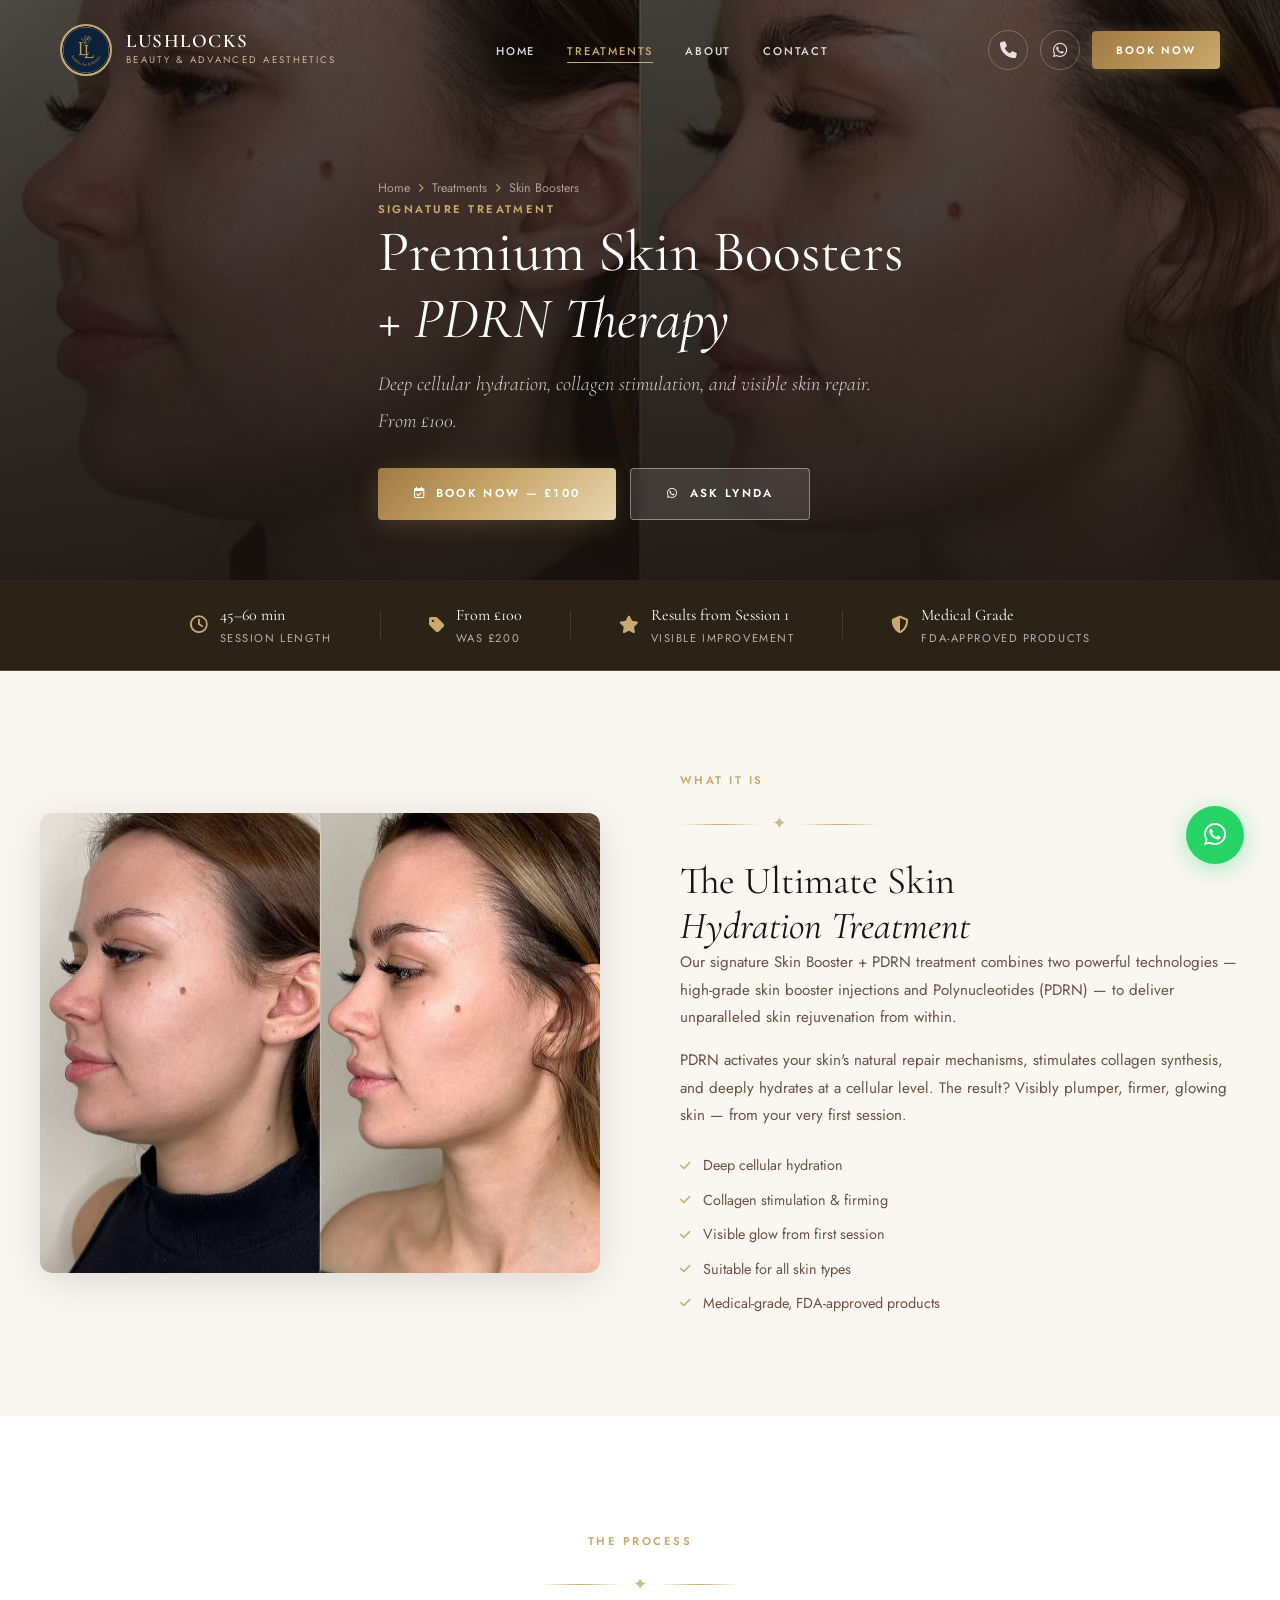
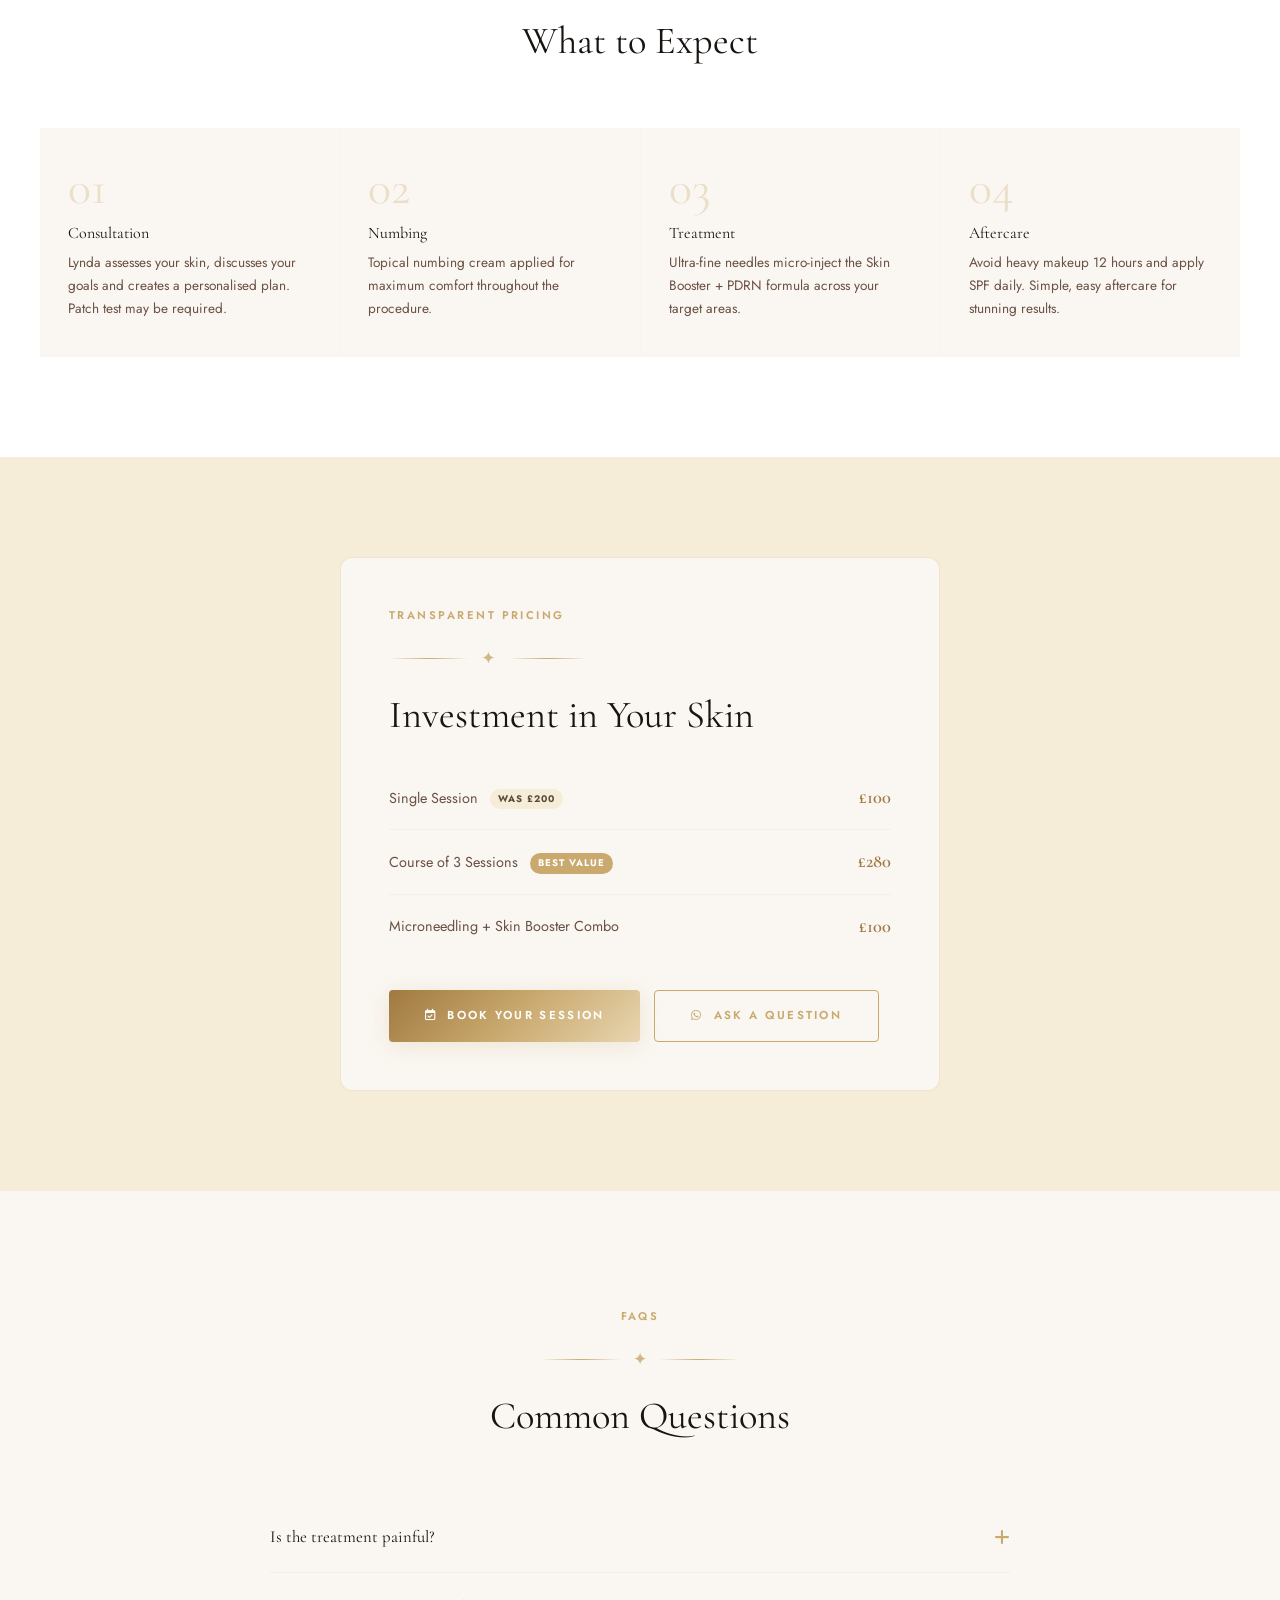
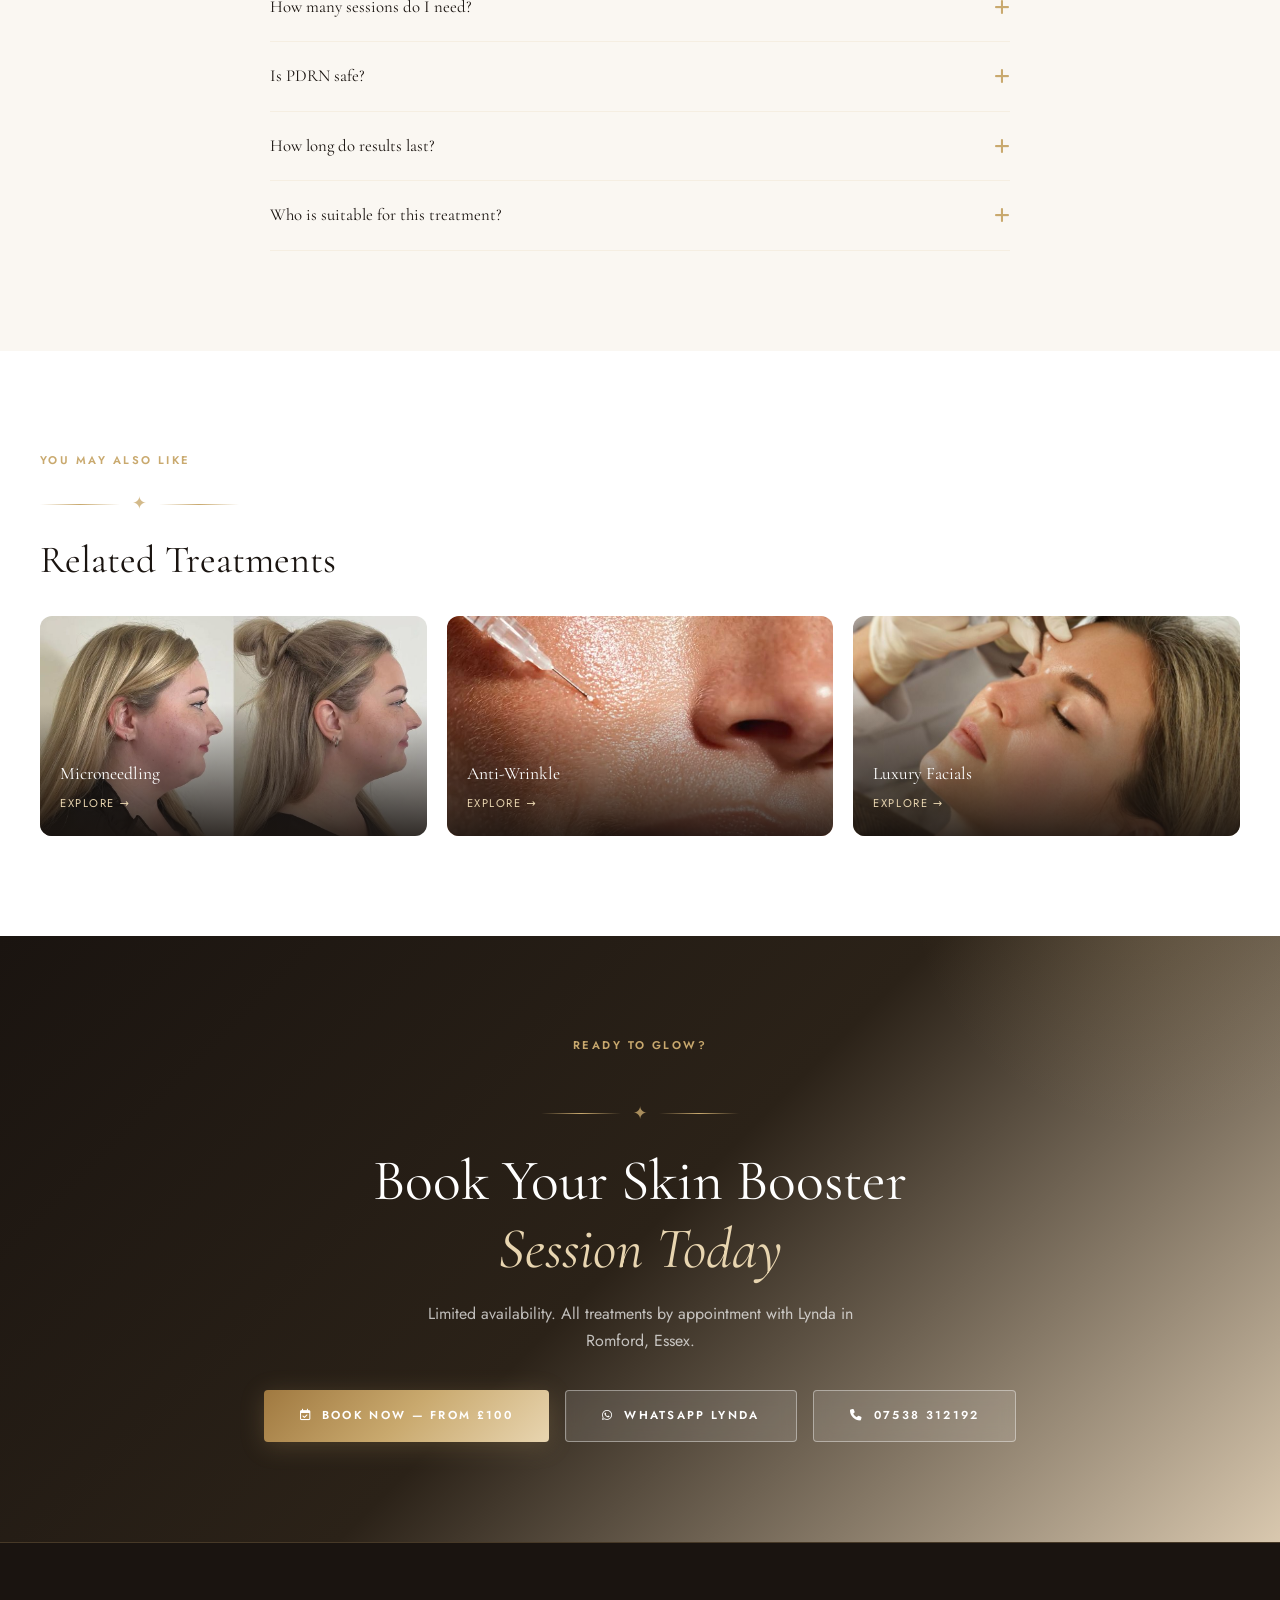
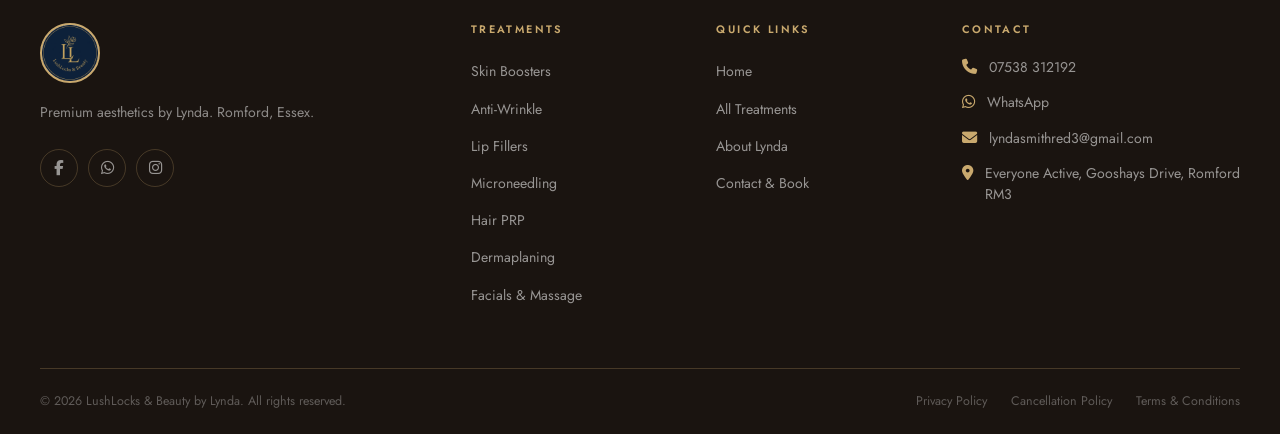
<file: treatments/skin-boosters.html>
<!DOCTYPE html>
<html lang="en-GB">

<head>
    <meta charset="UTF-8" />
    <meta name="viewport" content="width=device-width, initial-scale=1.0" />
    <meta name="description"
        content="Premium Skin Boosters + PDRN at LushLocks & Beauty, Romford. Deep cellular hydration, collagen stimulation and visible glow from £100. Book today." />
    <meta name="robots" content="index, follow" />
    <link rel="canonical" href="https://www.lushlocksandbeauty.co.uk/treatments/skin-boosters.html" />
    <meta property="og:title" content="Skin Boosters + PDRN | LushLocks & Beauty Romford" />
    <meta property="og:description"
        content="Deep hydration, collagen stimulation and visible glow. From £100. Book in Romford, Essex." />
    <meta property="og:image" content="https://www.lushlocksandbeauty.co.uk/assets/images/skinbooster.jpg" />
    <meta property="og:type" content="website" />
    <meta name="twitter:card" content="summary_large_image" />
    <title>Premium Skin Boosters + PDRN | LushLocks & Beauty — Romford</title>
    <link rel="icon" type="image/png" href="../assets/images/logo.png" />
    <link rel="stylesheet" href="../assets/css/style.css" />
    <link rel="stylesheet" href="https://cdnjs.cloudflare.com/ajax/libs/font-awesome/6.5.0/css/all.min.css" />
    <link rel="stylesheet" href="../assets/css/treatment-page.css" />
    <script
        type="application/ld+json">{"@context":"https://schema.org","@type":"MedicalProcedure","name":"Premium Skin Boosters + PDRN","description":"Deep cellular hydration and collagen stimulation at LushLocks & Beauty, Romford.","provider":{"@type":"LocalBusiness","name":"LushLocks & Beauty","telephone":"+447538312192","address":{"@type":"PostalAddress","streetAddress":"Inside Everyone Active, Gooshays Drive","addressLocality":"Romford","addressRegion":"Essex","postalCode":"RM3","addressCountry":"GB"}}}</script>
</head>

<body>
    <nav id="navbar" class="transparent">
        <a href="../index.html" class="nav-logo">
            <img src="../assets/images/logo.png" alt="LushLocks & Beauty logo" width="52" height="52" />
            <div class="nav-logo-text"><span class="nav-logo-name">LushLocks</span><span class="nav-logo-sub">Beauty
                    &amp; Advanced Aesthetics</span></div>
        </a>
        <ul class="nav-links">
            <li><a href="../index.html">Home</a></li>
            <li><a href="../treatments.html" class="active">Treatments</a></li>
            <li><a href="../about.html">About</a></li>
            <li><a href="../contact.html">Contact</a></li>

        </ul>
        <div class="nav-actions">
            <a href="tel:07538312192" class="nav-icon-btn" aria-label="Call us"><i class="fa-solid fa-phone"
                    aria-hidden="true"></i></a>
            <a href="https://wa.me/447538312192" target="_blank" rel="noopener noreferrer" class="nav-icon-btn whatsapp"
                aria-label="WhatsApp"><i class="fa-brands fa-whatsapp" aria-hidden="true"></i></a>
            <a href="../book.html" class="nav-book-btn">Book Now</a>
        </div>
        <div class="hamburger" role="button" aria-label="Open menu" tabindex="0"><span></span><span></span><span></span>
        </div>
    </nav>
    <div class="mobile-nav" aria-hidden="true">
        <button class="mobile-nav-close" aria-label="Close menu"><i class="fa-solid fa-xmark"></i></button>
        <div class="mobile-nav-brand">
            <img src="../assets/images/logo.png" alt="LushLocks & Beauty Logo" />
            <div class="mobile-nav-brand-text">
                <span class="name">LushLocks</span>
                <span class="sub">Beauty &amp; Aesthetics</span>
            </div>
        </div>
        <a href="../index.html">Home</a><a href="../treatments.html">Treatments</a><a href="../about.html">About</a><a
            href="../contact.html">Contact</a>
        <div class="mobile-nav-actions">
            <a href="tel:07538312192" class="btn btn-outline"><i class="fa-solid fa-phone"></i> Call</a>
            <a href="https://wa.me/447538312192" target="_blank" rel="noopener noreferrer" class="btn btn-primary"><i
                    class="fa-brands fa-whatsapp"></i> WhatsApp</a>
        </div>
    </div>

    <section class="page-hero" style="background-image:none;">
        <div class="page-hero-bg" style="background-image:url('../assets/images/skinbooster.jpg');"></div>
        <div class="page-hero-overlay"></div>
        <div class="container page-hero-content">
            <nav aria-label="Breadcrumb" class="breadcrumb">
                <a href="../index.html">Home</a><i class="fa-solid fa-chevron-right" aria-hidden="true"></i>
                <a href="../treatments.html">Treatments</a><i class="fa-solid fa-chevron-right" aria-hidden="true"></i>
                <span>Skin Boosters</span>
            </nav>
            <p class="eyebrow">Signature Treatment</p>
            <h1 class="headline">Premium Skin Boosters<br /><em>+ PDRN Therapy</em></h1>
            <p class="lead" style="color:rgba(255,255,255,0.8);max-width:520px;">Deep cellular hydration, collagen
                stimulation, and visible skin repair. From £100.</p>
            <div style="display:flex;gap:14px;flex-wrap:wrap;margin-top:28px;">
                <a href="../book.html" class="btn btn-primary"><i class="fa-regular fa-calendar-check"></i> Book
                    Now — £100</a>
                <a href="https://wa.me/447538312192" target="_blank" rel="noopener noreferrer" class="btn btn-ghost"><i
                        class="fa-brands fa-whatsapp"></i> Ask Lynda</a>
            </div>
        </div>
    </section>

    <div class="trust-bar">
        <div class="container">
            <div class="trust-bar-inner">
                <div class="trust-item"><i class="fa-regular fa-clock"></i>
                    <div>
                        <div class="trust-value">45–60 min</div>
                        <div class="trust-label">Session Length</div>
                    </div>
                </div>
                <div class="trust-divider"></div>
                <div class="trust-item"><i class="fa-solid fa-tag"></i>
                    <div>
                        <div class="trust-value">From £100</div>
                        <div class="trust-label">Was £200</div>
                    </div>
                </div>
                <div class="trust-divider"></div>
                <div class="trust-item"><i class="fa-solid fa-star"></i>
                    <div>
                        <div class="trust-value">Results from Session 1</div>
                        <div class="trust-label">Visible Improvement</div>
                    </div>
                </div>
                <div class="trust-divider"></div>
                <div class="trust-item"><i class="fa-solid fa-shield-halved"></i>
                    <div>
                        <div class="trust-value">Medical Grade</div>
                        <div class="trust-label">FDA-Approved Products</div>
                    </div>
                </div>
            </div>
        </div>
    </div>

    <main>
        <section class="section" style="background:var(--cream);">
            <div class="container">
                <div class="about-grid">
                    <div class="reveal">
                        <img src="../assets/images/skinbooster.jpg"
                            alt="Skin booster treatment at LushLocks Beauty Romford"
                            style="width:100%;height:460px;object-fit:cover;border-radius:var(--radius-lg);box-shadow:var(--shadow-md);"
                            loading="lazy" />
                    </div>
                    <div class="reveal reveal-delay-2">
                        <p class="eyebrow">What It Is</p>
                        <div class="gold-divider"><span>✦</span></div>
                        <h2 class="subheadline">The Ultimate Skin<br /><em>Hydration Treatment</em></h2>
                        <p class="body-text">Our signature Skin Booster + PDRN treatment combines two powerful
                            technologies — high-grade skin booster injections and Polynucleotides (PDRN) — to deliver
                            unparalleled skin rejuvenation from within.</p>
                        <p class="body-text" style="margin-top:16px;">PDRN activates your skin's natural repair
                            mechanisms, stimulates collagen synthesis, and deeply hydrates at a cellular level. The
                            result? Visibly plumper, firmer, glowing skin — from your very first session.</p>
                        <ul class="tp-checklist">
                            <li><i class="fa-solid fa-check"></i> Deep cellular hydration</li>
                            <li><i class="fa-solid fa-check"></i> Collagen stimulation &amp; firming</li>
                            <li><i class="fa-solid fa-check"></i> Visible glow from first session</li>
                            <li><i class="fa-solid fa-check"></i> Suitable for all skin types</li>
                            <li><i class="fa-solid fa-check"></i> Medical-grade, FDA-approved products</li>
                        </ul>
                    </div>
                </div>
            </div>
        </section>

        <section class="section" style="background:#fff;">
            <div class="container">
                <div class="section-header center text-center reveal">
                    <p class="eyebrow">The Process</p>
                    <div class="gold-divider center"><span>✦</span></div>
                    <h2 class="subheadline">What to Expect</h2>
                </div>
                <div class="tp-steps reveal">
                    <div class="tp-step">
                        <div class="tp-step-num">01</div>
                        <h4>Consultation</h4>
                        <p>Lynda assesses your skin, discusses your goals and creates a personalised plan. Patch test
                            may be required.</p>
                    </div>
                    <div class="tp-step">
                        <div class="tp-step-num">02</div>
                        <h4>Numbing</h4>
                        <p>Topical numbing cream applied for maximum comfort throughout the procedure.</p>
                    </div>
                    <div class="tp-step">
                        <div class="tp-step-num">03</div>
                        <h4>Treatment</h4>
                        <p>Ultra-fine needles micro-inject the Skin Booster + PDRN formula across your target areas.</p>
                    </div>
                    <div class="tp-step">
                        <div class="tp-step-num">04</div>
                        <h4>Aftercare</h4>
                        <p>Avoid heavy makeup 12 hours and apply SPF daily. Simple, easy aftercare for stunning results.
                        </p>
                    </div>
                </div>
            </div>
        </section>

        <section class="section" style="background:var(--champagne);" id="pricing">
            <div class="container" style="max-width:680px;">
                <div class="contact-form-card reveal">
                    <p class="eyebrow">Transparent Pricing</p>
                    <div class="gold-divider"><span>✦</span></div>
                    <h2 class="subheadline" style="margin-bottom:28px;">Investment in Your Skin</h2>
                    <table class="tp-price-table">
                        <tr>
                            <td>Single Session <span class="tp-badge">Was £200</span></td>
                            <td>£100</td>
                        </tr>
                        <tr>
                            <td>Course of 3 Sessions <span class="tp-badge tp-badge-gold">Best Value</span></td>
                            <td>£280</td>
                        </tr>
                        <tr>
                            <td>Microneedling + Skin Booster Combo</td>
                            <td>£100</td>
                        </tr>
                    </table>
                    <div style="display:flex;gap:14px;flex-wrap:wrap;margin-top:32px;">
                        <a href="../book.html" class="btn btn-primary"><i
                                class="fa-regular fa-calendar-check"></i> Book Your Session</a>
                        <a href="https://wa.me/447538312192" target="_blank" rel="noopener noreferrer"
                            class="btn btn-outline"><i class="fa-brands fa-whatsapp"></i> Ask a Question</a>
                    </div>
                </div>
            </div>
        </section>

        <section class="section" style="background:var(--cream);">
            <div class="container" style="max-width:820px;">
                <div class="section-header center text-center reveal">
                    <p class="eyebrow">FAQs</p>
                    <div class="gold-divider center"><span>✦</span></div>
                    <h2 class="subheadline">Common Questions</h2>
                </div>
                <div class="tp-faq reveal">
                    <div class="faq-item">
                        <div class="faq-question"><span>Is the treatment painful?</span><i class="fa-solid fa-plus"></i>
                        </div>
                        <div class="faq-answer">
                            <p>A topical numbing cream is applied before treatment to minimise discomfort. Most clients
                                describe the sensation as mild pressure — very manageable and well-tolerated.</p>
                        </div>
                    </div>
                    <div class="faq-item">
                        <div class="faq-question"><span>How many sessions do I need?</span><i
                                class="fa-solid fa-plus"></i></div>
                        <div class="faq-answer">
                            <p>Many clients see noticeable improvement after their first session. For optimal results,
                                Lynda recommends a course of 3 sessions spaced 4–6 weeks apart, then maintenance every
                                3–6 months.</p>
                        </div>
                    </div>
                    <div class="faq-item">
                        <div class="faq-question"><span>Is PDRN safe?</span><i class="fa-solid fa-plus"></i></div>
                        <div class="faq-answer">
                            <p>PDRN is pharmaceutical-grade with decades of scientific research behind it. The products
                                used by Lynda are medical-grade and FDA-approved — your safety is always the priority.
                            </p>
                        </div>
                    </div>
                    <div class="faq-item">
                        <div class="faq-question"><span>How long do results last?</span><i class="fa-solid fa-plus"></i>
                        </div>
                        <div class="faq-answer">
                            <p>Results typically last 3–6 months for a single session. A course of 3 sessions delivers
                                considerably longer-lasting results. Maintenance sessions sustain your glow.</p>
                        </div>
                    </div>
                    <div class="faq-item">
                        <div class="faq-question"><span>Who is suitable for this treatment?</span><i
                                class="fa-solid fa-plus"></i></div>
                        <div class="faq-answer">
                            <p>Most adults of any skin type. Particularly effective for dehydrated skin, fine lines,
                                dull complexion, or early signs of ageing. Not suitable during pregnancy or
                                breastfeeding. A consultation will confirm suitability.</p>
                        </div>
                    </div>
                </div>
            </div>
        </section>

        <section class="section" style="background:#fff;">
            <div class="container">
                <p class="eyebrow reveal">You May Also Like</p>
                <div class="gold-divider reveal"><span>✦</span></div>
                <h2 class="subheadline reveal" style="margin-bottom:32px;">Related Treatments</h2>
                <div class="tp-related-grid">
                    <a href="microneedling.html" class="tp-related-card reveal">
                        <img src="../assets/images/microneedling.jpg" alt="Microneedling treatment at LushLocks Beauty"
                            loading="lazy" />
                        <div class="tp-related-overlay"></div>
                        <div class="tp-related-content">
                            <h4>Microneedling</h4><span>Explore →</span>
                        </div>
                    </a>
                    <a href="anti-wrinkle.html" class="tp-related-card reveal reveal-delay-1">
                        <img src="../assets/images/anti-wrinkle.jpg" alt="Anti-wrinkle injection treatment"
                            loading="lazy" />
                        <div class="tp-related-overlay"></div>
                        <div class="tp-related-content">
                            <h4>Anti-Wrinkle</h4><span>Explore →</span>
                        </div>
                    </a>
                    <a href="facials-massage.html" class="tp-related-card reveal reveal-delay-2">
                        <img src="../assets/images/facial.jpg" alt="Luxury facial treatment" loading="lazy" />
                        <div class="tp-related-overlay"></div>
                        <div class="tp-related-content">
                            <h4>Luxury Facials</h4><span>Explore →</span>
                        </div>
                    </a>
                </div>
            </div>
        </section>

        <section class="cta-banner">
            <div class="container text-center reveal">
                <p class="eyebrow" style="color:var(--gold);">Ready to Glow?</p>
                <div class="gold-divider center"><span>✦</span></div>
                <h2 class="headline" style="color:#fff;">Book Your Skin Booster<br /><em
                        style="color:var(--gold-light);">Session Today</em></h2>
                <p style="color:rgba(255,255,255,0.7);max-width:480px;margin:16px auto 36px;">Limited availability. All
                    treatments by appointment with Lynda in Romford, Essex.</p>
                <div class="cta-banner-actions">
                    <a href="../book.html" class="btn btn-primary"><i class="fa-regular fa-calendar-check"></i>
                        Book Now — From £100</a>
                    <a href="https://wa.me/447538312192" target="_blank" rel="noopener noreferrer"
                        class="btn btn-ghost"><i class="fa-brands fa-whatsapp"></i> WhatsApp Lynda</a>
                    <a href="tel:07538312192" class="btn btn-ghost"><i class="fa-solid fa-phone"></i> 07538 312192</a>
                </div>
            </div>
        </section>
    </main>

    <footer>
        <div class="container">
            <div class="footer-grid">
                <div class="footer-brand">
                    <a href="../index.html" class="nav-logo" style="margin-bottom:16px;">
                        <img src="../assets/images/logo.png" alt="LushLocks Beauty logo" width="48" height="48"
                            style="border-radius:50%;border:2px solid var(--gold);object-fit:cover;" loading="lazy" />
                        <div class="nav-logo-text"><span class="nav-logo-name">LushLocks</span><span
                                class="nav-logo-sub">Beauty &amp; Advanced Aesthetics</span></div>
                    </a>
                    <p>Premium aesthetics by Lynda. Romford, Essex.</p>
                    <div class="footer-socials">
                        <a href="https://www.facebook.com/p/LushLocks-Beauty-61567913738287/" target="_blank"
                            rel="noopener noreferrer" class="footer-social-btn" aria-label="Facebook"><i
                                class="fa-brands fa-facebook-f"></i></a>
                        <a href="https://wa.me/447538312192" target="_blank" rel="noopener noreferrer"
                            class="footer-social-btn" aria-label="WhatsApp"><i class="fa-brands fa-whatsapp"></i></a>
                        <a href="https://www.instagram.com/" target="_blank" rel="noopener noreferrer"
                            class="footer-social-btn" aria-label="Instagram"><i class="fa-brands fa-instagram"></i></a>
                    </div>
                </div>
                <div class="footer-col">
                    <h4>Treatments</h4>
                    <ul class="footer-links">
                        <li><a href="skin-boosters.html">Skin Boosters</a></li>
                        <li><a href="anti-wrinkle.html">Anti-Wrinkle</a></li>
                        <li><a href="lip-fillers.html">Lip Fillers</a></li>
                        <li><a href="microneedling.html">Microneedling</a></li>
                        <li><a href="hair-prp.html">Hair PRP</a></li>
                        <li><a href="dermaplaning.html">Dermaplaning</a></li>
                        <li><a href="facials-massage.html">Facials &amp; Massage</a></li>
                    </ul>
                </div>
                <div class="footer-col">
                    <h4>Quick Links</h4>
                    <ul class="footer-links">
                        <li><a href="../index.html">Home</a></li>
                        <li><a href="../treatments.html">All Treatments</a></li>
                        <li><a href="../about.html">About Lynda</a></li>
                        <li><a href="../contact.html">Contact &amp; Book</a></li>

                    </ul>
                </div>
                <div class="footer-col">
                    <h4>Contact</h4>
                    <ul class="footer-contact-list">
                        <li class="footer-contact-item"><i class="fa-solid fa-phone"></i><a href="tel:07538312192">07538
                                312192</a></li>
                        <li class="footer-contact-item"><i class="fa-brands fa-whatsapp"></i><a
                                href="https://wa.me/447538312192" target="_blank" rel="noopener noreferrer">WhatsApp</a>
                        </li>
                        <li class="footer-contact-item"><i class="fa-solid fa-envelope"></i><a
                                href="mailto:lyndasmithred3@gmail.com">lyndasmithred3@gmail.com</a></li>
                        <li class="footer-contact-item"><i class="fa-solid fa-location-dot"></i><span>Everyone Active,
                                Gooshays Drive, Romford RM3</span></li>
                    </ul>
                </div>
            </div>
        </div>
        <div class="container">
            <div class="footer-bottom">
                <p>© 2026 LushLocks &amp; Beauty by Lynda. All rights reserved.</p>
                <div class="footer-bottom-links">
                    <a href="../policy.html#privacy">Privacy Policy</a>
                    <a href="../policy.html#cancellation">Cancellation Policy</a>
                    <a href="../policy.html#terms">Terms &amp; Conditions</a>
                </div>
            </div>
        </div>
    </footer>

    <div class="whatsapp-float">
        <span class="whatsapp-float-label">Chat with Lynda</span>
        <a href="https://wa.me/447538312192" target="_blank" rel="noopener noreferrer" class="whatsapp-float-btn"
            aria-label="WhatsApp"><i class="fa-brands fa-whatsapp"></i></a>
    </div>
    <script src="../assets/js/main.js"></script>

  <div id="cookie-notice" class="cookie-notice" style="display: none;">
    <div class="container cookie-content">
      <p>We use cookies to ensure you have the best experience in our private clinic. By continuing to browse, you agree to our <a href="../policy.html#cookies">Cookie Policy</a>.</p>
      <div class="cookie-actions">
        <button id="cookie-accept" class="btn btn-primary btn-sm">Accept</button>
      </div>
    </div>
  </div>
</body>

</html>
</file>
<file: assets/css/style.css>
/* ============================================================
   LUSHLOCKS & BEAUTY — Global Design System
   ============================================================ */

@import url('https://fonts.googleapis.com/css2?family=Cormorant+Garamond:ital,wght@0,300;0,400;0,500;0,600;0,700;1,300;1,400;1,600&family=Jost:wght@300;400;500;600&family=Great+Vibes&display=swap');

/* ─── CSS Variables ─────────────────────────────────────── */
:root {
  --gold: #C9A96E;
  --gold-light: #E8D5B0;
  --gold-dark: #A07940;
  --cream: #FAF7F2;
  --warm-white: #FEFCF8;
  --champagne: #F5EDD8;
  --blush: #F2E4DA;
  --dark: #1A1410;
  --dark-soft: #2B2218;
  --mid: #5C4A38;
  --muted: #A08878;
  --text: #3D2B1F;
  --text-light: #6B5144;
  --border: rgba(201, 169, 110, 0.25);
  --border-light: rgba(201, 169, 110, 0.12);
  --overlay: rgba(26, 20, 16, 0.58);

  --font-serif: 'Cormorant Garamond', Georgia, serif;
  --font-sans: 'Jost', system-ui, sans-serif;
  --font-script: 'Great Vibes', cursive;

  --radius: 4px;
  --radius-lg: 12px;
  --shadow-sm: 0 2px 16px rgba(0, 0, 0, 0.06);
  --shadow-md: 0 8px 40px rgba(0, 0, 0, 0.12);
  --shadow-gold: 0 4px 24px rgba(201, 169, 110, 0.22);
  --transition: 0.35s cubic-bezier(0.25, 0.8, 0.25, 1);
}

/* ─── Reset & Base ───────────────────────────────────────── */
*,
*::before,
*::after {
  box-sizing: border-box;
  margin: 0;
  padding: 0;
}

html {
  font-size: 16px;
  scroll-behavior: smooth;
  -webkit-font-smoothing: antialiased;
}

body {
  font-family: var(--font-sans);
  background: var(--warm-white);
  color: var(--text);
  line-height: 1.7;
  overflow-x: hidden;
}

img {
  display: block;
  max-width: 100%;
  height: auto;
}

a {
  text-decoration: none;
  color: inherit;
}

ul {
  list-style: none;
}

/* ─── Typography ─────────────────────────────────────────── */
h1,
h2,
h3,
h4,
h5 {
  font-family: var(--font-serif);
  line-height: 1.18;
  color: var(--dark);
  font-weight: 400;
}

.display {
  font-size: clamp(3.2rem, 7vw, 6.5rem);
  letter-spacing: -0.02em;
}

.headline {
  font-size: clamp(2.2rem, 4.5vw, 3.8rem);
}

.subheadline {
  font-size: clamp(1.6rem, 3vw, 2.4rem);
}

.script {
  font-family: var(--font-script);
  font-size: clamp(1.8rem, 3vw, 2.8rem);
  color: var(--gold);
}

.eyebrow {
  font-family: var(--font-sans);
  font-size: 0.7rem;
  font-weight: 600;
  letter-spacing: 0.22em;
  text-transform: uppercase;
  color: var(--gold);
}

.lead {
  font-family: var(--font-serif);
  font-size: clamp(1.05rem, 1.6vw, 1.25rem);
  font-weight: 300;
  font-style: italic;
  color: var(--text-light);
  line-height: 1.85;
}

.body-text {
  font-family: var(--font-sans);
  font-size: 0.95rem;
  color: var(--text-light);
  line-height: 1.8;
}

/* ─── Gold Divider ────────────────────────────────────────── */
.gold-divider {
  display: flex;
  align-items: center;
  gap: 12px;
  margin: 1.2rem 0;
}

.gold-divider::before,
.gold-divider::after {
  content: '';
  flex: 1;
  height: 1px;
  background: linear-gradient(to right, transparent, var(--gold), transparent);
  max-width: 80px;
}

.gold-divider span {
  font-size: 1.1rem;
  color: var(--gold);
  opacity: 0.8;
}

.gold-divider.center {
  justify-content: center;
}

/* ─── Buttons ─────────────────────────────────────────────── */
.btn {
  display: inline-flex;
  align-items: center;
  gap: 10px;
  padding: 15px 36px;
  font-family: var(--font-sans);
  font-size: 0.72rem;
  font-weight: 600;
  letter-spacing: 0.2em;
  text-transform: uppercase;
  border: none;
  cursor: pointer;
  border-radius: var(--radius);
  transition: var(--transition);
  position: relative;
  overflow: hidden;
}

.btn::before {
  content: '';
  position: absolute;
  inset: 0;
  background: rgba(255, 255, 255, 0.12);
  transform: translateX(-100%);
  transition: transform 0.4s ease;
}

.btn:hover::before {
  transform: translateX(0);
}

.btn-primary {
  background: linear-gradient(135deg, var(--gold-dark), var(--gold), var(--gold-light));
  color: #fff;
  box-shadow: var(--shadow-gold);
}

.btn-primary:hover {
  transform: translateY(-2px);
  box-shadow: 0 8px 32px rgba(201, 169, 110, 0.38);
}

.btn-outline {
  background: transparent;
  color: var(--gold);
  border: 1.5px solid var(--gold);
}

.btn-outline:hover {
  background: var(--gold);
  color: #fff;
  transform: translateY(-2px);
}

.btn-white {
  background: #fff;
  color: var(--dark);
  box-shadow: var(--shadow-md);
}

.btn-white:hover {
  background: var(--champagne);
  transform: translateY(-2px);
}

.btn-ghost {
  background: rgba(255, 255, 255, 0.12);
  color: #fff;
  border: 1.5px solid rgba(255, 255, 255, 0.4);
  backdrop-filter: blur(8px);
}

.btn-ghost:hover {
  background: rgba(255, 255, 255, 0.22);
  border-color: rgba(255, 255, 255, 0.7);
}

/* ─── Navbar ──────────────────────────────────────────────── */
#navbar {
  position: fixed;
  top: 0;
  left: 0;
  width: 100%;
  padding: 24px 60px;
  z-index: 9999;
  display: flex;
  justify-content: space-between;
  align-items: center;
  transition: var(--transition);
}

#navbar.transparent {
  background: transparent;
}

#navbar.scrolled {
  background: rgba(26, 20, 16, 0.96);
  backdrop-filter: blur(16px);
  box-shadow: 0 2px 30px rgba(0, 0, 0, 0.25);
  height: 70px;
}

/* Force transparent distraction-free navbar on booking page */
body.booking-page #navbar,
body.booking-page #navbar.scrolled {
  background: transparent !important;
  backdrop-filter: none !important;
  border-bottom: none !important;
  box-shadow: none !important;
}

.nav-logo {
  display: flex;
  align-items: center;
  gap: 14px;
}

.nav-logo img {
  width: 52px;
  height: 52px;
  border-radius: 50%;
  border: 2px solid var(--gold);
  object-fit: cover;
}

.nav-logo-text {
  display: flex;
  flex-direction: column;
}

.nav-logo-name {
  font-family: var(--font-serif);
  font-size: 1.2rem;
  font-weight: 600;
  color: #fff;
  letter-spacing: 0.08em;
  text-transform: uppercase;
  line-height: 1.1;
}

.nav-logo-sub {
  font-family: var(--font-sans);
  font-size: 0.6rem;
  letter-spacing: 0.24em;
  text-transform: uppercase;
  color: var(--gold-light);
  opacity: 0.85;
}

.nav-links {
  display: flex;
  align-items: center;
  gap: 32px;
}

.nav-links a {
  font-family: var(--font-sans);
  font-size: 0.7rem;
  font-weight: 500;
  letter-spacing: 0.16em;
  text-transform: uppercase;
  color: rgba(255, 255, 255, 0.85);
  transition: color 0.25s;
  position: relative;
}

.nav-links a::after {
  content: '';
  position: absolute;
  bottom: -4px;
  left: 0;
  width: 0;
  height: 1px;
  background: var(--gold);
  transition: width 0.3s ease;
}

.nav-links a:hover {
  color: var(--gold-light);
}

.nav-links a:hover::after {
  width: 100%;
}

.nav-links a.active {
  color: var(--gold);
}

.nav-links a.active::after {
  width: 100%;
}

.nav-actions {
  display: flex;
  align-items: center;
  gap: 12px;
}

.nav-icon-btn {
  display: flex;
  align-items: center;
  justify-content: center;
  width: 40px;
  height: 40px;
  border-radius: 50%;
  border: 1.5px solid rgba(255, 255, 255, 0.25);
  color: rgba(255, 255, 255, 0.85);
  font-size: 1.05rem;
  transition: var(--transition);
}

.nav-icon-btn:hover {
  border-color: var(--gold);
  color: var(--gold);
  background: rgba(201, 169, 110, 0.12);
}

.nav-icon-btn.whatsapp:hover {
  border-color: #25D366;
  color: #25D366;
  background: rgba(37, 211, 102, 0.10);
}

.nav-book-btn {
  padding: 10px 24px;
  font-size: 0.68rem;
  font-weight: 600;
  letter-spacing: 0.18em;
  text-transform: uppercase;
  background: linear-gradient(135deg, var(--gold-dark), var(--gold));
  color: #fff;
  border-radius: var(--radius);
  border: none;
  cursor: pointer;
  transition: var(--transition);
  box-shadow: 0 2px 16px rgba(201, 169, 110, 0.3);
}

.nav-book-btn:hover {
  transform: translateY(-1px);
  box-shadow: 0 6px 24px rgba(201, 169, 110, 0.4);
}

/* Hamburger */
.hamburger {
  display: none;
  flex-direction: column;
  gap: 5px;
  cursor: pointer;
  padding: 4px;
}

.hamburger span {
  display: block;
  width: 24px;
  height: 1.5px;
  background: #fff;
  transition: var(--transition);
}

/* Mobile Nav - Curated Navigation / Side Drawer */
.mobile-nav {
  display: flex;
  position: fixed;
  inset: 0 0 0 auto;
  /* Right aligned */
  width: 90%;
  max-width: 440px;
  height: 100vh;
  z-index: 1001;
  background-color: var(--dark);
  /* Rich espresso color instead of generic blur */
  flex-direction: column;
  align-items: flex-start;
  /* Stark left alignment */
  justify-content: center;
  padding: 60px 40px;
  transform: translateX(100%);
  /* Start off-screen */
  pointer-events: none;
  visibility: hidden;
  transition: transform 0.6s cubic-bezier(0.16, 1, 0.3, 1), visibility 0.6s;
  box-shadow: -10px 0 40px rgba(0, 0, 0, 0.5);
  /* Deep shadow for depth against background */
  overflow-y: auto;
}

.mobile-nav.open {
  transform: translateX(0);
  pointer-events: all;
  visibility: visible;
}

.mobile-nav>a {
  font-family: var(--font-serif);
  font-size: 3.2rem;
  /* Massive typography */
  line-height: 1.1;
  color: #fff;
  letter-spacing: -0.02em;
  text-transform: none;
  margin-bottom: 24px;
  position: relative;
  transition: color 0.4s ease, transform 0.6s cubic-bezier(0.16, 1, 0.3, 1), opacity 0.6s ease;
  transform: translateX(30px);
  /* Start slightly right for the slide-in */
  opacity: 0;
  display: block;
}

.mobile-nav.open>a {
  transform: translateX(0);
  opacity: 1;
}

.mobile-nav-brand {
  display: flex;
  align-items: center;
  /* Side by side instead of stacked */
  gap: 16px;
  margin-bottom: 60px;
  padding-bottom: 30px;
  border-bottom: 1px solid rgba(201, 169, 110, 0.2);
  width: 100%;
  opacity: 0;
  transform: translateX(20px);
  transition: opacity 0.6s ease 0.1s, transform 0.6s cubic-bezier(0.16, 1, 0.3, 1) 0.1s;
}

.mobile-nav.open .mobile-nav-brand {
  opacity: 1;
  transform: translateX(0);
}

.mobile-nav-brand img {
  width: 50px;
  height: 50px;
  border-radius: 50%;
  border: 1px solid var(--gold);
  padding: 3px;
  object-fit: cover;
}

.mobile-nav-brand-text {
  display: flex;
  flex-direction: column;
  align-items: flex-start;
  text-align: left;
}

.mobile-nav-brand-text .name {
  font-family: var(--font-serif);
  font-size: 1.1rem;
  color: var(--gold);
  letter-spacing: 0.1em;
  text-transform: uppercase;
  margin-bottom: 4px;
}

.mobile-nav-brand-text .sub {
  font-family: var(--font-sans);
  font-size: 0.6rem;
  color: rgba(255, 255, 255, 0.6);
  letter-spacing: 0.15em;
  text-transform: uppercase;
}

/* Staggered cascading animation for nav links */
.mobile-nav.open>a:nth-of-type(1) {
  transition-delay: 0.15s;
}

.mobile-nav.open>a:nth-of-type(2) {
  transition-delay: 0.25s;
}

.mobile-nav.open>a:nth-of-type(3) {
  transition-delay: 0.35s;
}

.mobile-nav.open>a:nth-of-type(4) {
  transition-delay: 0.45s;
}

.mobile-nav>a:hover,
.mobile-nav>a.active {
  color: var(--gold);
  padding-left: 10px;
  /* Subtle hover shift */
}

.mobile-nav>a::after {
  content: '';
  position: absolute;
  bottom: 0px;
  left: 0;
  width: 0;
  height: 1px;
  background-color: var(--gold);
  transition: width 0.4s cubic-bezier(0.16, 1, 0.3, 1);
}

.mobile-nav>a:hover::after,
.mobile-nav>a.active::after {
  width: 40px;
  /* Small gold accent line */
}

.mobile-nav-close {
  position: absolute;
  top: 20px;
  right: 20px;
  font-size: 1.8rem;
  color: var(--gold);
  cursor: pointer;
  background: var(--dark);
  border: 1px solid rgba(201, 169, 110, 0.5);
  border-radius: 50%;
  width: 54px;
  /* Larger tap target */
  height: 54px;
  /* Larger tap target */
  display: flex;
  align-items: center;
  justify-content: center;
  outline: none;
  -webkit-tap-highlight-color: transparent;
  transition: all 0.4s ease;
  z-index: 1005;
  /* Ensure it's always above nav items */
  box-shadow: 0 4px 12px rgba(0, 0, 0, 0.2);
}

.mobile-nav-close:hover,
.mobile-nav-close:active {
  background: var(--gold);
  color: var(--dark);
  transform: rotate(90deg) scale(1.05);
}

.mobile-nav-actions {
  display: flex;
  flex-direction: column;
  gap: 16px;
  margin-top: auto;
  /* Push to bottom */
  padding-top: 40px;
  width: 100%;
  opacity: 0;
  transform: translateX(20px);
  transition: opacity 0.6s ease 0.55s, transform 0.6s cubic-bezier(0.16, 1, 0.3, 1) 0.55s;
}

.mobile-nav.open .mobile-nav-actions {
  opacity: 1;
  transform: translateX(0);
}

.mobile-nav-actions .btn {
  width: 100%;
  justify-content: flex-start;
  /* Left align buttons */
  padding: 16px 24px;
  font-size: 0.85rem;
  font-family: var(--font-sans);
  letter-spacing: 0.15em;
  text-transform: uppercase;
}

/* ─── Philosophy Section ───────────────────────────────────────── */
.philosophy-section {
  background-color: var(--dark);
  color: #fff;
  padding: 140px 0;
  position: relative;
  overflow: hidden;
}

.philosophy-grid {
  display: grid;
  grid-template-columns: 1fr 1fr;
  gap: 100px;
  align-items: center;
}

.philosophy-content {
  position: relative;
  z-index: 2;
  padding-right: 40px;
}

.philosophy-content .eyebrow {
  color: var(--gold-light);
  margin-bottom: 24px;
  letter-spacing: 0.25em;
  font-size: 0.8rem;
}

.philosophy-content h2 {
  font-family: var(--font-serif);
  font-size: 3.8rem;
  line-height: 1.1;
  font-weight: 300;
  margin-bottom: 32px;
  color: #fff;
}

.philosophy-content h2 em {
  font-family: var(--font-serif);
  font-style: italic;
  color: var(--gold);
  font-weight: 400;
}

.philosophy-text {
  font-family: var(--font-sans);
  font-size: 1.15rem;
  line-height: 1.8;
  color: rgba(255, 255, 255, 0.7);
  max-width: 480px;
  margin-bottom: 24px;
  font-weight: 300;
}

.philosophy-signature {
  margin-top: 40px;
  font-family: var(--font-script);
  font-size: 3.5rem;
  color: var(--gold);
  opacity: 0.8;
}

.philosophy-image-wrap {
  position: relative;
  height: 750px;
  width: 100%;
}

/* Elegant framing detail that doesn't fully close */
.philosophy-image-wrap::before {
  content: '';
  position: absolute;
  top: -24px;
  right: -24px;
  bottom: 80px;
  left: 24px;
  border: 1px solid rgba(212, 175, 55, 0.4);
  border-bottom: none;
  border-left: none;
  z-index: 1;
}

.philosophy-image-wrap::after {
  content: '';
  position: absolute;
  top: 80px;
  right: 24px;
  bottom: -24px;
  left: -24px;
  border: 1px solid rgba(212, 175, 55, 0.4);
  border-top: none;
  border-right: none;
  z-index: 1;
}

.philosophy-image {
  width: 100%;
  height: 100%;
  object-fit: cover;
  position: relative;
  z-index: 2;
  filter: brightness(0.9) contrast(1.1);
}

@media (max-width: 1024px) {
  .philosophy-grid {
    gap: 60px;
  }

  .philosophy-content h2 {
    font-size: 3.2rem;
  }
}

@media (max-width: 768px) {
  .philosophy-section {
    padding: 100px 0;
  }

  .philosophy-grid {
    grid-template-columns: 1fr;
    gap: 60px;
  }

  .philosophy-image-wrap {
    height: 550px;
    order: -1;
  }

  .philosophy-content {
    padding-right: 0;
  }

  .philosophy-content h2 {
    font-size: 2.8rem;
  }
}

/* ─── Section Layout ───────────────────────────────────────── */
.section {
  padding: 100px 0;
}

.section-sm {
  padding: 60px 0;
}

.container {
  max-width: 1280px;
  margin: 0 auto;
  padding: 0 40px;
}

.container-narrow {
  max-width: 900px;
  margin: 0 auto;
  padding: 0 40px;
}

.text-center {
  text-align: center;
}

.section-header {
  margin-bottom: 64px;
}

.section-header .eyebrow {
  margin-bottom: 12px;
}

.section-header p {
  margin-top: 16px;
  max-width: 600px;
}

.section-header.center p {
  margin: 16px auto 0;
}

/* ─── Hero Section ────────────────────────────────────────── */
.hero {
  position: relative;
  min-height: 100vh;
  display: flex;
  align-items: center;
  overflow: hidden;
}

.hero-bg {
  position: absolute;
  inset: 0;
  background-image: url('../images/aiheroblackglove.png');
  background-size: cover;
  background-position: center;
  transform: scale(1);
}

.hero-overlay {
  position: absolute;
  inset: 0;
  background: linear-gradient(135deg,
      rgba(26, 20, 16, 0.72) 0%,
      rgba(26, 20, 16, 0.45) 60%,
      rgba(26, 20, 16, 0.28) 100%);
}

.hero-content {
  position: relative;
  z-index: 2;
  max-width: 760px;
}

.hero-eyebrow {
  display: inline-flex;
  align-items: center;
  gap: 14px;
  font-family: var(--font-sans);
  font-size: 0.68rem;
  font-weight: 600;
  letter-spacing: 0.28em;
  text-transform: uppercase;
  color: var(--gold-light);
  margin-bottom: 24px;
  opacity: 0;
  animation: fadeUp 0.8s 0.3s ease forwards;
}

.hero-eyebrow::before,
.hero-eyebrow::after {
  content: '';
  width: 32px;
  height: 1px;
  background: var(--gold);
}

.hero h1 {
  color: #fff;
  margin-bottom: 20px;
  opacity: 0;
  animation: fadeUp 0.9s 0.5s ease forwards;
}

.hero h1 em {
  font-style: italic;
  color: var(--gold-light);
}

.hero .script {
  color: var(--gold-light);
  display: block;
  margin-bottom: 8px;
  opacity: 0;
  animation: fadeUp 0.9s 0.6s ease forwards;
}

.hero-desc {
  color: rgba(255, 255, 255, 0.82);
  font-family: var(--font-serif);
  font-size: clamp(1rem, 1.5vw, 1.15rem);
  font-style: italic;
  line-height: 1.9;
  max-width: 540px;
  margin-bottom: 44px;
  opacity: 0;
  animation: fadeUp 0.9s 0.75s ease forwards;
}

.hero-actions {
  display: flex;
  gap: 16px;
  flex-wrap: wrap;
  opacity: 0;
  animation: fadeUp 0.9s 0.9s ease forwards;
}

.hero-scroll {
  position: absolute;
  bottom: 40px;
  left: 50%;
  transform: translateX(-50%);
  display: flex;
  flex-direction: column;
  align-items: center;
  gap: 10px;
  color: rgba(255, 255, 255, 0.55);
  font-size: 0.6rem;
  letter-spacing: 0.22em;
  text-transform: uppercase;
  opacity: 0;
  animation: fadeUp 1s 1.2s ease forwards;
}

.scroll-bar {
  width: 1.5px;
  height: 52px;
  background: linear-gradient(to bottom, rgba(255, 255, 255, 0.5), transparent);
  animation: scrollPulse 2s infinite;
}

/* ─── Trust / Social Proof Bar ────────────────────────────── */
.trust-bar {
  background: var(--dark-soft);
  padding: 22px 0;
  border-bottom: 1px solid var(--border);
}

.trust-bar-inner {
  display: flex;
  align-items: center;
  justify-content: center;
  gap: 48px;
  flex-wrap: wrap;
}

.trust-item {
  display: flex;
  align-items: center;
  gap: 12px;
  color: rgba(255, 255, 255, 0.75);
}

.trust-item i {
  font-size: 1.1rem;
  color: var(--gold);
}

.trust-item .trust-label {
  font-family: var(--font-sans);
  font-size: 0.7rem;
  letter-spacing: 0.14em;
  text-transform: uppercase;
  color: rgba(255, 255, 255, 0.65);
}

.trust-item .trust-value {
  font-family: var(--font-serif);
  font-size: 1rem;
  color: #fff;
}

.trust-divider {
  width: 1px;
  height: 28px;
  background: rgba(255, 255, 255, 0.12);
}

/* ─── Featured Pillars Section ────────────────────────────── */
.featured-section {
  background: var(--dark);
  padding: 36px 0;
  border-top: 1px solid var(--border);
  border-bottom: 1px solid var(--border);
}

.featured-inner {
  display: flex;
  align-items: center;
  justify-content: center;
  gap: 0;
}

.featured-item {
  display: flex;
  flex-direction: column;
  align-items: center;
  text-align: center;
  gap: 8px;
  padding: 20px 32px;
  flex: 1;
}

.featured-item i {
  font-size: 1.3rem;
  color: var(--gold);
  margin-bottom: 4px;
}

.fi-label {
  font-family: var(--font-sans);
  font-size: 0.6rem;
  letter-spacing: 0.22em;
  text-transform: uppercase;
  color: var(--gold-light);
  opacity: 0.8;
}

.fi-value {
  font-family: var(--font-serif);
  font-size: 0.92rem;
  color: rgba(255, 255, 255, 0.85);
}

.featured-divider {
  width: 1px;
  height: 44px;
  background: rgba(255, 255, 255, 0.1);
  flex-shrink: 0;
}

/* ─── About Section ───────────────────────────────────────── */
.about-section {
  background: var(--cream);
}

.about-grid {
  display: grid;
  grid-template-columns: 1fr 1fr;
  gap: 80px;
  align-items: center;
}

.about-image-wrap {
  position: relative;
}

.about-image-main {
  width: 100%;
  aspect-ratio: 3/4;
  object-fit: cover;
  border-radius: var(--radius-lg);
  box-shadow: var(--shadow-md);
}

.about-image-accent {
  position: absolute;
  bottom: -28px;
  right: -28px;
  width: 52%;
  aspect-ratio: 1;
  object-fit: cover;
  border-radius: var(--radius-lg);
  border: 6px solid var(--warm-white);
  box-shadow: var(--shadow-md);
}

.about-badge {
  position: absolute;
  top: -20px;
  left: -20px;
  width: 100px;
  height: 100px;
  background: linear-gradient(135deg, var(--gold-dark), var(--gold));
  border-radius: 50%;
  display: flex;
  flex-direction: column;
  align-items: center;
  justify-content: center;
  color: #fff;
  box-shadow: var(--shadow-gold);
  text-align: center;
  gap: 2px;
}

.about-badge .years {
  font-family: var(--font-serif);
  font-size: 2rem;
  font-weight: 600;
  line-height: 1;
}

.about-badge .years-label {
  font-size: 0.55rem;
  letter-spacing: 0.14em;
  text-transform: uppercase;
  opacity: 0.9;
}

.about-content .eyebrow {
  margin-bottom: 8px;
}

.about-content h2 {
  margin-bottom: 16px;
}

.about-content .lead {
  margin-bottom: 20px;
}

.about-content .body-text {
  margin-bottom: 32px;
}

.about-stats {
  display: grid;
  grid-template-columns: repeat(3, 1fr);
  gap: 24px;
  margin: 36px 0;
  padding: 28px 0;
  border-top: 1px solid var(--border);
  border-bottom: 1px solid var(--border);
}

.stat {
  text-align: center;
}

.stat-num {
  font-family: var(--font-serif);
  font-size: 2.2rem;
  font-weight: 600;
  color: var(--gold);
  display: block;
}

.stat-label {
  font-size: 0.65rem;
  letter-spacing: 0.16em;
  text-transform: uppercase;
  color: var(--muted);
}

/* ─── Treatments Section ──────────────────────────────────── */
.treatments-section {
  background: var(--dark);
}

.treatments-section .section-header h2,
.treatments-section .section-header .eyebrow {
  color: var(--gold-light);
}

.treatments-section .section-header p {
  color: rgba(255, 255, 255, 0.6);
}

.treatments-section .gold-divider::before,
.treatments-section .gold-divider::after {
  background: linear-gradient(to right, transparent, rgba(201, 169, 110, 0.5), transparent);
}

.treatments-grid {
  display: grid;
  grid-template-columns: repeat(3, 1fr);
  gap: 2px;
}

.treatment-card {
  position: relative;
  aspect-ratio: 4/5;
  overflow: hidden;
  cursor: pointer;
  background: var(--dark-soft);
}

.treatment-card-bg {
  position: absolute;
  inset: 0;
  background-size: cover;
  background-position: center;
  transition: transform 0.7s ease;
  filter: brightness(0.55);
}

.treatment-card:hover .treatment-card-bg {
  transform: scale(1.07);
  filter: brightness(0.45);
}

.treatment-card-overlay {
  position: absolute;
  inset: 0;
  background: linear-gradient(to top, rgba(26, 20, 16, 0.95) 0%, rgba(26, 20, 16, 0.2) 55%, transparent 100%);
}

.treatment-card-content {
  position: absolute;
  bottom: 0;
  left: 0;
  right: 0;
  padding: 32px 28px;
  transform: translateY(10px);
  transition: transform 0.4s ease;
}

.treatment-card:hover .treatment-card-content {
  transform: translateY(0);
}

.treatment-card-icon {
  font-size: 1.4rem;
  color: var(--gold);
  margin-bottom: 10px;
}

.treatment-card h3 {
  color: #fff;
  font-size: 1.3rem;
  margin-bottom: 8px;
}

.treatment-card p {
  color: rgba(255, 255, 255, 0.7);
  font-size: 0.85rem;
  line-height: 1.7;
  margin-bottom: 16px;
  max-height: 0;
  overflow: hidden;
  transition: max-height 0.5s ease, opacity 0.4s ease;
  opacity: 0;
}

.treatment-card:hover p {
  max-height: 80px;
  opacity: 1;
}

.treatment-price {
  font-family: var(--font-serif);
  font-size: 1.05rem;
  font-style: italic;
  color: var(--gold-light);
}

.treatment-link {
  display: inline-flex;
  align-items: center;
  gap: 8px;
  font-size: 0.68rem;
  letter-spacing: 0.18em;
  text-transform: uppercase;
  color: var(--gold);
  margin-top: 8px;
  transition: gap 0.3s ease;
}

.treatment-link:hover {
  gap: 14px;
}

/* Treatment featured card (span 2) */
.treatment-card.featured {
  grid-column: span 2;
  aspect-ratio: unset;
}

/* ─── Before & After Section ──────────────────────────────── */
.before-after-section {
  background: var(--champagne);
}

.ba-grid {
  display: grid;
  grid-template-columns: repeat(3, 1fr);
  gap: 28px;
}

.ba-card {
  border-radius: var(--radius-lg);
  overflow: hidden;
  background: #fff;
  box-shadow: var(--shadow-sm);
  transition: transform 0.35s ease, box-shadow 0.35s ease;
}

.ba-card:hover {
  transform: translateY(-6px);
  box-shadow: var(--shadow-md);
}

.ba-images {
  display: grid;
  grid-template-columns: 1fr 1fr;
  position: relative;
}

.ba-img-wrap {
  aspect-ratio: 3/4;
  position: relative;
  overflow: hidden;
  background: var(--blush);
}

.ba-img-wrap img {
  width: 100%;
  height: 100%;
  object-fit: cover;
  display: block;
}

.ba-placeholder {
  width: 100%;
  height: 100%;
  display: flex;
  flex-direction: column;
  align-items: center;
  justify-content: center;
  gap: 12px;
  background: linear-gradient(135deg, var(--blush) 0%, var(--champagne) 100%);
}

.ba-placeholder i {
  font-size: 2.5rem;
  color: var(--gold);
  opacity: 0.5;
}

.ba-placeholder span {
  font-size: 0.65rem;
  letter-spacing: 0.18em;
  text-transform: uppercase;
  color: var(--muted);
}

.ba-label {
  position: absolute;
  top: 12px;
  left: 12px;
  font-size: 0.6rem;
  font-weight: 600;
  letter-spacing: 0.18em;
  text-transform: uppercase;
  color: #fff;
  background: rgba(0, 0, 0, 0.45);
  padding: 4px 10px;
  border-radius: 100px;
  backdrop-filter: blur(4px);
}

.ba-label.after {
  background: var(--gold-dark);
}

.ba-divider {
  position: absolute;
  top: 0;
  bottom: 0;
  left: 50%;
  transform: translateX(-50%);
  width: 2px;
  background: #fff;
  z-index: 2;
}

.ba-divider-dot {
  position: absolute;
  top: 50%;
  left: 50%;
  transform: translate(-50%, -50%);
  width: 28px;
  height: 28px;
  border-radius: 50%;
  background: #fff;
  display: flex;
  align-items: center;
  justify-content: center;
  font-size: 0.7rem;
  color: var(--gold-dark);
  font-weight: 700;
  box-shadow: var(--shadow-sm);
  z-index: 3;
}

.ba-card-footer {
  padding: 20px 20px;
  border-top: 1px solid var(--border-light);
}

.ba-card-footer h4 {
  font-family: var(--font-serif);
  font-size: 1.05rem;
  margin-bottom: 4px;
}

.ba-card-footer p {
  font-size: 0.8rem;
  color: var(--muted);
}

.ba-cta {
  text-align: center;
  margin-top: 56px;
}

.ba-notice {
  margin-top: 20px;
  font-size: 0.75rem;
  color: var(--muted);
  font-style: italic;
}

/* ─── Reviews Section ─────────────────────────────────────── */
.reviews-section {
  background: var(--dark-soft);
  position: relative;
  overflow: hidden;
}

.reviews-section::before {
  content: '\201C';
  position: absolute;
  top: -60px;
  left: -20px;
  font-family: var(--font-serif);
  font-size: 32rem;
  color: rgba(201, 169, 110, 0.035);
  line-height: 1;
  pointer-events: none;
}

.reviews-grid {
  display: grid;
  grid-template-columns: repeat(3, 1fr);
  gap: 24px;
}

.review-card {
  background: rgba(255, 255, 255, 0.04);
  border: 1px solid var(--border);
  border-radius: var(--radius-lg);
  padding: 36px;
  transition: var(--transition);
  position: relative;
}

.review-card::before {
  content: '';
  position: absolute;
  inset: 0;
  border-radius: var(--radius-lg);
  background: linear-gradient(135deg, rgba(201, 169, 110, 0.06), transparent);
  opacity: 0;
  transition: opacity 0.35s;
}

.review-card:hover {
  transform: translateY(-4px);
  border-color: rgba(201, 169, 110, 0.4);
}

.review-card:hover::before {
  opacity: 1;
}

.review-stars {
  display: flex;
  gap: 4px;
  margin-bottom: 18px;
}

.review-stars i {
  color: var(--gold);
  font-size: 0.9rem;
}

.review-text {
  font-family: var(--font-serif);
  font-size: 1.05rem;
  font-style: italic;
  color: rgba(255, 255, 255, 0.82);
  line-height: 1.85;
  margin-bottom: 28px;
  flex: 1;
}

.review-author {
  display: flex;
  align-items: center;
  gap: 14px;
}

.review-avatar {
  width: 44px;
  height: 44px;
  border-radius: 50%;
  background: linear-gradient(135deg, var(--gold-dark), var(--gold));
  display: flex;
  align-items: center;
  justify-content: center;
  color: #fff;
  font-family: var(--font-serif);
  font-size: 1.1rem;
  font-weight: 600;
  flex-shrink: 0;
}

.review-author-info h5 {
  font-family: var(--font-sans);
  font-size: 0.85rem;
  font-weight: 600;
  color: #fff;
  margin-bottom: 2px;
}

.review-author-info span {
  font-size: 0.7rem;
  color: var(--gold);
  text-transform: uppercase;
  letter-spacing: 0.12em;
}

/* ─── CTA Banner ──────────────────────────────────────────── */
.cta-banner {
  background: linear-gradient(135deg, var(--dark) 0%, var(--dark-soft) 50%, rgba(160, 121, 64, 0.4) 100%);
  position: relative;
  overflow: hidden;
  padding: 100px 0;
}

.cta-banner::after {
  content: '';
  position: absolute;
  top: -50%;
  right: -10%;
  width: 500px;
  height: 500px;
  background: radial-gradient(circle, rgba(201, 169, 110, 0.14) 0%, transparent 70%);
  pointer-events: none;
}

.cta-banner .text-center h2 {
  color: #fff;
  margin-bottom: 16px;
}

.cta-banner .text-center p {
  color: rgba(255, 255, 255, 0.7);
  margin-bottom: 44px;
  max-width: 560px;
  margin-left: auto;
  margin-right: auto;
}

.cta-banner-actions {
  display: flex;
  gap: 16px;
  justify-content: center;
  flex-wrap: wrap;
}

/* ─── Footer ──────────────────────────────────────────────── */
footer {
  background: var(--dark);
  padding: 80px 0 0;
  border-top: 1px solid var(--border);
}

.footer-grid {
  display: grid;
  grid-template-columns: 2fr 1fr 1fr 1.5fr;
  gap: 60px;
  padding-bottom: 60px;
}

.footer-brand .nav-logo {
  margin-bottom: 20px;
}

.footer-brand p {
  font-size: 0.88rem;
  color: rgba(255, 255, 255, 0.5);
  line-height: 1.85;
  margin-bottom: 24px;
}

.footer-socials {
  display: flex;
  gap: 10px;
}

.footer-social-btn {
  width: 38px;
  height: 38px;
  border-radius: 50%;
  border: 1.5px solid var(--border);
  display: flex;
  align-items: center;
  justify-content: center;
  color: rgba(255, 255, 255, 0.55);
  font-size: 0.95rem;
  transition: var(--transition);
}

.footer-social-btn:hover {
  border-color: var(--gold);
  color: var(--gold);
  transform: translateY(-2px);
}

.footer-col h4 {
  font-family: var(--font-sans);
  font-size: 0.68rem;
  font-weight: 600;
  letter-spacing: 0.22em;
  text-transform: uppercase;
  color: var(--gold);
  margin-bottom: 22px;
}

.footer-links {
  display: flex;
  flex-direction: column;
  gap: 10px;
}

.footer-links a {
  font-size: 0.88rem;
  color: rgba(255, 255, 255, 0.55);
  transition: color 0.25s;
}

.footer-links a:hover {
  color: var(--gold-light);
}

.footer-contact-list {
  display: flex;
  flex-direction: column;
  gap: 14px;
}

.footer-contact-item {
  display: flex;
  align-items: flex-start;
  gap: 12px;
  color: rgba(255, 255, 255, 0.55);
  font-size: 0.88rem;
  line-height: 1.5;
}

.footer-contact-item i {
  color: var(--gold);
  font-size: 0.95rem;
  margin-top: 2px;
  flex-shrink: 0;
}

.footer-contact-item a {
  color: inherit;
}

.footer-contact-item a:hover {
  color: var(--gold-light);
}

.footer-bottom {
  border-top: 1px solid var(--border);
  padding: 22px 0;
  display: flex;
  align-items: center;
  justify-content: space-between;
  flex-wrap: wrap;
  gap: 12px;
}

.footer-bottom p {
  font-size: 0.78rem;
  color: rgba(255, 255, 255, 0.3);
}

.footer-bottom-links {
  display: flex;
  gap: 24px;
}

.footer-bottom-links a {
  font-size: 0.78rem;
  color: rgba(255, 255, 255, 0.3);
  transition: color 0.25s;
}

.footer-bottom-links a:hover {
  color: var(--gold);
}

/* ─── Page Hero (Inner Pages) ─────────────────────────────── */
.page-hero {
  height: 52vh;
  min-height: 380px;
  position: relative;
  display: flex;
  align-items: flex-end;
  padding-bottom: 60px;
  overflow: hidden;
}

.page-hero-bg {
  position: absolute;
  inset: 0;
  background-size: cover;
  background-position: center;
  filter: brightness(0.45);
}

.page-hero-overlay {
  position: absolute;
  inset: 0;
  background: linear-gradient(to top, rgba(26, 20, 16, 0.85) 0%, rgba(26, 20, 16, 0.3) 100%);
}

.page-hero-content {
  position: relative;
  z-index: 2;
}

.page-hero h1 {
  color: #fff;
  margin-bottom: 12px;
}

.breadcrumb {
  display: flex;
  align-items: center;
  gap: 8px;
  font-size: 0.78rem;
  color: rgba(255, 255, 255, 0.55);
}

.breadcrumb a {
  color: rgba(255, 255, 255, 0.55);
  transition: color 0.25s;
}

.breadcrumb a:hover {
  color: var(--gold);
}

.breadcrumb i {
  font-size: 0.55rem;
  color: var(--gold);
}

/* ─── Treatments Detailed Cards ───────────────────────────── */
.treatments-detail-grid {
  display: grid;
  grid-template-columns: 1fr 1fr;
  gap: 32px;
}

.treatment-detail-card {
  background: var(--cream);
  border: 1px solid var(--border);
  border-radius: var(--radius-lg);
  overflow: hidden;
  transition: transform 0.35s ease, box-shadow 0.35s ease;
}

.treatment-detail-card:hover {
  transform: translateY(-6px);
  box-shadow: var(--shadow-md);
}

.tdc-image {
  width: 100%;
  aspect-ratio: 16/9;
  object-fit: cover;
  background: var(--blush);
}

.tdc-image-placeholder {
  width: 100%;
  aspect-ratio: 16/9;
  background: linear-gradient(135deg, var(--blush), var(--champagne));
  display: flex;
  align-items: center;
  justify-content: center;
  font-size: 3rem;
  color: var(--gold);
  opacity: 0.5;
}

.tdc-body {
  padding: 32px;
}

.tdc-body .eyebrow {
  margin-bottom: 8px;
}

.tdc-body h3 {
  margin-bottom: 12px;
  font-size: 1.5rem;
}

.tdc-body p {
  margin-bottom: 20px;
}

.tdc-meta {
  display: flex;
  gap: 20px;
  flex-wrap: wrap;
  padding-top: 20px;
  border-top: 1px solid var(--border);
}

.tdc-meta-item {
  display: flex;
  align-items: center;
  gap: 8px;
  font-size: 0.8rem;
  color: var(--text-light);
}

.tdc-meta-item i {
  color: var(--gold);
}

.tdc-price {
  font-family: var(--font-serif);
  font-size: 1.4rem;
  color: var(--gold-dark);
  font-weight: 600;
}

/* ─── Contact Page ────────────────────────────────────────── */
.contact-grid {
  display: grid;
  grid-template-columns: 1fr 1.2fr;
  gap: 80px;
  align-items: start;
}

.contact-info h3 {
  margin-bottom: 24px;
  font-size: 2rem;
}

.contact-info-list {
  display: flex;
  flex-direction: column;
  gap: 24px;
  margin-bottom: 40px;
}

.contact-info-item {
  display: flex;
  align-items: flex-start;
  gap: 18px;
}

.contact-icon-wrap {
  width: 48px;
  height: 48px;
  border-radius: 50%;
  background: var(--champagne);
  border: 1px solid var(--border);
  display: flex;
  align-items: center;
  justify-content: center;
  color: var(--gold);
  font-size: 1.1rem;
  flex-shrink: 0;
}

.contact-info-item .label {
  font-size: 0.65rem;
  font-weight: 600;
  letter-spacing: 0.18em;
  text-transform: uppercase;
  color: var(--gold);
  margin-bottom: 4px;
}

.contact-info-item .value {
  font-size: 0.95rem;
  color: var(--text);
}

.contact-info-item .value a {
  color: var(--text);
  transition: color 0.25s;
}

.contact-info-item .value a:hover {
  color: var(--gold-dark);
}

.contact-form-card {
  background: var(--cream);
  border: 1px solid var(--border);
  border-radius: var(--radius-lg);
  padding: 48px;
}

.contact-form-card h3 {
  margin-bottom: 32px;
}

.form-group {
  margin-bottom: 22px;
}

.form-group label {
  display: block;
  font-size: 0.68rem;
  font-weight: 600;
  letter-spacing: 0.18em;
  text-transform: uppercase;
  color: var(--mid);
  margin-bottom: 8px;
}

.form-control {
  width: 100%;
  padding: 14px 18px;
  background: #fff;
  border: 1.5px solid var(--border);
  border-radius: var(--radius);
  font-family: var(--font-sans);
  font-size: 0.9rem;
  color: var(--text);
  transition: border-color 0.3s;
  outline: none;
}

.form-control:focus {
  border-color: var(--gold);
  box-shadow: 0 0 0 3px rgba(201, 169, 110, 0.1);
}

textarea.form-control {
  resize: vertical;
  min-height: 130px;
}

.form-row {
  display: grid;
  grid-template-columns: 1fr 1fr;
  gap: 16px;
}

.map-wrap {
  margin-top: 44px;
  border-radius: var(--radius-lg);
  overflow: hidden;
  border: 1px solid var(--border);
  box-shadow: var(--shadow-sm);
}

.map-placeholder {
  width: 100%;
  height: 280px;
  background: var(--champagne);
  display: flex;
  flex-direction: column;
  align-items: center;
  justify-content: center;
  gap: 14px;
  text-align: center;
}

.map-placeholder i {
  font-size: 2.5rem;
  color: var(--gold);
}

.map-placeholder p {
  color: var(--text-light);
  font-size: 0.9rem;
}

.map-placeholder a {
  font-size: 0.78rem;
  font-weight: 600;
  letter-spacing: 0.14em;
  text-transform: uppercase;
  color: var(--gold-dark);
  border-bottom: 1px solid var(--gold-dark);
  padding-bottom: 2px;
}

/* ─── Policy Page ─────────────────────────────────────────── */
.policy-content {
  max-width: 800px;
  margin: 0 auto;
}

.policy-nav {
  display: flex;
  gap: 8px;
  flex-wrap: wrap;
  margin-bottom: 56px;
}

.policy-nav-btn {
  padding: 10px 22px;
  font-size: 0.72rem;
  font-weight: 600;
  letter-spacing: 0.16em;
  text-transform: uppercase;
  border: 1.5px solid var(--border);
  border-radius: 100px;
  background: transparent;
  color: var(--text-light);
  cursor: pointer;
  transition: var(--transition);
}

.policy-nav-btn:hover,
.policy-nav-btn.active {
  background: var(--gold);
  border-color: var(--gold);
  color: #fff;
}

.policy-section {
  display: none;
  animation: fadeIn 0.4s ease;
}

.policy-section.active {
  display: block;
}

.policy-section h2 {
  margin-bottom: 8px;
}

.policy-section>p {
  margin-bottom: 32px;
}

.policy-block {
  margin-bottom: 40px;
}

.policy-block h3 {
  font-size: 1.3rem;
  margin-bottom: 10px;
  padding-bottom: 10px;
  border-bottom: 1px solid var(--border);
}

.policy-block p,
.policy-block li {
  font-size: 0.92rem;
  color: var(--text-light);
  line-height: 1.9;
  margin-bottom: 8px;
}

.policy-block ul {
  padding-left: 20px;
}

.policy-block li {
  list-style: disc;
}

/* ─── Sticky WhatsApp Float ───────────────────────────────── */
.whatsapp-float {
  position: fixed;
  bottom: 36px;
  right: 36px;
  z-index: 500;
  display: flex;
  flex-direction: column;
  align-items: flex-end;
  gap: 10px;
}

.whatsapp-float-btn {
  width: 58px;
  height: 58px;
  border-radius: 50%;
  background: #25D366;
  display: flex;
  align-items: center;
  justify-content: center;
  color: #fff;
  font-size: 1.6rem;
  box-shadow: 0 4px 24px rgba(37, 211, 102, 0.4);
  transition: transform 0.3s ease, box-shadow 0.3s ease;
  cursor: pointer;
}

.whatsapp-float-btn:hover {
  transform: scale(1.1);
  box-shadow: 0 8px 32px rgba(37, 211, 102, 0.55);
}

.whatsapp-float-label {
  background: var(--dark);
  color: #fff;
  padding: 6px 14px;
  border-radius: 100px;
  font-size: 0.72rem;
  font-weight: 600;
  letter-spacing: 0.1em;
  white-space: nowrap;
  box-shadow: var(--shadow-sm);
  opacity: 0;
  transform: translateX(10px);
  transition: opacity 0.3s ease, transform 0.3s ease;
  pointer-events: none;
}

.whatsapp-float:hover .whatsapp-float-label {
  opacity: 1;
  transform: translateX(0);
}

/* ─── Animations ──────────────────────────────────────────── */
@keyframes fadeUp {
  from {
    opacity: 0;
    transform: translateY(28px);
  }

  to {
    opacity: 1;
    transform: translateY(0);
  }
}

@keyframes fadeIn {
  from {
    opacity: 0;
  }

  to {
    opacity: 1;
  }
}

@keyframes scrollPulse {

  0%,
  100% {
    opacity: 0.5;
    transform: scaleY(1);
    transform-origin: top;
  }

  50% {
    opacity: 1;
    transform: scaleY(0.7);
  }
}

@keyframes shimmer {
  0% {
    background-position: -200% center;
  }

  100% {
    background-position: 200% center;
  }
}

/* Scroll reveal */
.reveal {
  opacity: 0;
  transform: translateY(36px);
  transition: opacity 0.75s ease, transform 0.75s ease;
}

.reveal.in-view {
  opacity: 1;
  transform: translateY(0);
}

.reveal-delay-1 {
  transition-delay: 0.1s;
}

.reveal-delay-2 {
  transition-delay: 0.2s;
}

.reveal-delay-3 {
  transition-delay: 0.3s;
}

.reveal-delay-4 {
  transition-delay: 0.4s;
}

.reveal-delay-5 {
  transition-delay: 0.5s;
}

/* ─── Responsive ──────────────────────────────────────────── */
@media (max-width: 1024px) {
  .treatments-grid {
    grid-template-columns: repeat(2, 1fr);
  }

  .treatment-card.featured {
    grid-column: span 2;
  }

  .footer-grid {
    grid-template-columns: 1fr 1fr;
    gap: 40px;
  }

  .contact-grid {
    grid-template-columns: 1fr;
    gap: 48px;
  }

  .about-grid {
    grid-template-columns: 1fr;
  }

  .about-image-wrap {
    max-width: 500px;
    margin: 0 auto;
  }
}

@media (max-width: 768px) {
  .container {
    padding: 0 24px;
  }

  .section {
    padding: 70px 0;
  }

  .nav-links,
  .nav-actions .nav-icon-btn {
    display: none;
  }

  .hamburger {
    display: flex;
  }

  .nav-book-btn {
    display: none;
  }

  #navbar {
    padding: 24px 24px;
  }

  body.nav-open #navbar {
    opacity: 0;
    pointer-events: none;
  }

  .treatments-grid {
    grid-template-columns: 1fr;
    gap: 2px;
  }

  .treatment-card.featured {
    grid-column: span 1;
  }

  .ba-grid {
    grid-template-columns: 1fr;
  }

  .reviews-grid {
    grid-template-columns: 1fr;
  }

  .treatments-detail-grid {
    grid-template-columns: 1fr;
  }

  .form-row {
    grid-template-columns: 1fr;
  }

  .about-stats {
    grid-template-columns: repeat(3, 1fr);
  }

  /* Trust bar: 2×2 compact grid on mobile */
  .trust-bar {
    padding: 28px 0;
  }

  .trust-bar-inner {
    display: grid;
    grid-template-columns: 1fr 1fr;
    gap: 0;
    align-items: stretch;
  }

  .trust-item {
    flex-direction: column;
    text-align: center;
    align-items: center;
    gap: 6px;
    padding: 18px 12px;
    border-right: 1px solid rgba(255, 255, 255, 0.08);
    border-bottom: 1px solid rgba(255, 255, 255, 0.08);
  }

  .trust-item:nth-child(even) {
    border-right: none;
  }

  /* Last item (5th — location) spans full row */
  .trust-item:last-of-type {
    grid-column: 1 / -1;
    border-bottom: none;
    border-right: none;
    flex-direction: row;
    justify-content: center;
    gap: 10px;
    padding: 16px 12px 20px;
  }

  .trust-divider {
    display: none;
  }

  /* Featured pillars: 2-col grid on mobile.
     DOM order: item(1) divider(2) item(3) divider(4) item(5) divider(6) item(7) divider(8) item(9)
     !important needed because desktop display:flex was winning the cascade. */
  .featured-inner {
    display: grid !important;
    grid-template-columns: 1fr 1fr !important;
    gap: 0 !important;
  }

  .featured-divider {
    display: none !important;
  }

  .featured-item {
    display: flex !important;
    flex-direction: column !important;
    align-items: center !important;
    text-align: center !important;
    padding: 24px 16px;
    border-right: 1px solid rgba(255, 255, 255, 0.08);
    border-bottom: 1px solid rgba(255, 255, 255, 0.08);
  }

  /* Items in the right column (positions 3 and 7 in DOM = 2nd and 4th items) */
  .featured-item:nth-child(3),
  .featured-item:nth-child(7) {
    border-right: none;
  }

  /* Remove bottom border from 3rd row items (before last full-width row) */
  .featured-item:nth-child(5),
  .featured-item:nth-child(7) {
    border-bottom: none;
  }

  /* Last item (5th — Environment, position 9 in DOM) spans full width */
  .featured-item:nth-child(9) {
    grid-column: 1 / -1;
    border-bottom: none;
    border-right: none;
    flex-direction: row !important;
    gap: 14px;
    justify-content: center;
  }

  .footer-grid {
    grid-template-columns: 1fr;
    gap: 36px;
  }

  .footer-bottom {
    flex-direction: column;
    text-align: center;
    gap: 12px;
  }

  .contact-form-card {
    padding: 28px;
  }

  .hero-actions {
    flex-direction: column;
  }

  .hero-actions .btn {
    width: 100%;
    justify-content: center;
  }

  .cta-banner-actions {
    flex-direction: column;
    align-items: center;
  }
}

/* ─── Utility ─────────────────────────────────────────────── */
.mt-auto {
  margin-top: auto;
}

.hidden {
  display: none;
}

.sr-only {
  position: absolute;
  width: 1px;
  height: 1px;
  overflow: hidden;
  clip: rect(0, 0, 0, 0);
}

/* ─── Cookie Notice ────────────────────────────────────────── */
.cookie-notice {
  position: fixed;
  bottom: 0;
  left: 0;
  width: 100%;
  background: rgba(26, 20, 16, 0.98);
  backdrop-filter: blur(12px);
  padding: 16px 0;
  z-index: 10000;
  color: #fff;
  border-top: 1px solid var(--border);
  display: flex;
  align-items: center;
}

.cookie-content {
  display: flex;
  justify-content: space-between;
  align-items: center;
  gap: 24px;
}

.cookie-content p {
  font-size: 0.9rem;
  margin: 0;
  color: rgba(255, 255, 255, 0.9);
}

.cookie-content a {
  color: var(--gold);
  text-decoration: underline;
}

.nav-open .cookie-notice {
  display: none !important;
}

.cookie-actions {
  flex-shrink: 0;
}

@media (max-width: 768px) {
  .cookie-content {
    flex-direction: column;
    text-align: center;
    gap: 16px;
  }
}
</file>
<file: assets/css/treatment-page.css>
/* ============================================================
   LUSHLOCKS — Treatment Page Shared Styles
   ============================================================ */

/* Checklist */
.tp-checklist {
    list-style: none;
    display: flex;
    flex-direction: column;
    gap: 10px;
    margin-top: 24px;
}

.tp-checklist li {
    display: flex;
    align-items: center;
    gap: 12px;
    font-size: 0.9rem;
    color: var(--text-light);
}

.tp-checklist li i {
    color: var(--gold);
    font-size: 0.75rem;
    flex-shrink: 0;
}

/* Process Steps */
.tp-steps {
    display: grid;
    grid-template-columns: repeat(auto-fit, minmax(200px, 1fr));
    gap: 1px;
    margin-top: 48px;
    background: var(--border-light);
}

.tp-step {
    background: var(--cream);
    padding: 36px 28px;
}

.tp-step-num {
    font-family: var(--font-serif);
    font-size: 3rem;
    color: var(--gold);
    opacity: 0.3;
    line-height: 1;
    margin-bottom: 12px;
}

.tp-step h4 {
    font-size: 1rem;
    margin-bottom: 8px;
}

.tp-step p {
    font-size: 0.85rem;
    color: var(--text-light);
    line-height: 1.7;
}

/* Price Table */
.tp-price-table {
    width: 100%;
    border-collapse: collapse;
}

.tp-price-table tr {
    border-bottom: 1px solid var(--border-light);
}

.tp-price-table tr:last-child {
    border-bottom: none;
}

.tp-price-table td {
    padding: 16px 0;
    font-size: 0.9rem;
    color: var(--text-light);
}

.tp-price-table td:last-child {
    text-align: right;
    font-family: var(--font-serif);
    font-size: 1.15rem;
    color: var(--gold-dark);
    font-weight: 600;
}

.tp-badge {
    display: inline-block;
    background: var(--champagne);
    color: var(--mid);
    font-size: 0.6rem;
    font-weight: 700;
    letter-spacing: 0.1em;
    text-transform: uppercase;
    padding: 2px 8px;
    border-radius: 100px;
    margin-left: 8px;
    vertical-align: middle;
}

.tp-badge-gold {
    background: var(--gold);
    color: #fff;
}

/* FAQ */
.tp-faq {
    margin-top: 40px;
}

.faq-item {
    border-bottom: 1px solid var(--border-light);
}

.faq-question {
    display: flex;
    justify-content: space-between;
    align-items: center;
    padding: 20px 0;
    cursor: pointer;
    font-family: var(--font-serif);
    font-size: 1.05rem;
    color: var(--dark);
    gap: 16px;
}

.faq-question i {
    color: var(--gold);
    transition: transform 0.3s ease;
    flex-shrink: 0;
}

.faq-item.open .faq-question i {
    transform: rotate(45deg);
}

.faq-answer {
    max-height: 0;
    overflow: hidden;
    transition: max-height 0.4s ease;
}

.faq-answer p {
    padding-bottom: 20px;
    font-size: 0.92rem;
    color: var(--text-light);
    line-height: 1.8;
}

/* Related Treatments Grid */
.tp-related-grid {
    display: grid;
    grid-template-columns: repeat(auto-fit, minmax(220px, 1fr));
    gap: 20px;
    margin-top: 32px;
}

.tp-related-card {
    display: block;
    position: relative;
    min-height: 220px;
    border-radius: var(--radius-lg);
    overflow: hidden;
    text-decoration: none;
    transition: transform 0.3s ease, box-shadow 0.3s ease;
}

.tp-related-card:hover {
    transform: translateY(-4px);
    box-shadow: var(--shadow-md);
}

.tp-related-card img {
    position: absolute;
    inset: 0;
    width: 100%;
    height: 100%;
    object-fit: cover;
    transition: transform 0.5s ease;
}

.tp-related-card:hover img {
    transform: scale(1.05);
}

.tp-related-overlay {
    position: absolute;
    inset: 0;
    background: linear-gradient(to top, rgba(26, 20, 16, 0.88) 0%, transparent 60%);
}

.tp-related-content {
    position: absolute;
    bottom: 0;
    left: 0;
    right: 0;
    padding: 20px;
    z-index: 1;
}

.tp-related-content h4 {
    color: #fff;
    font-size: 1.1rem;
    margin-bottom: 4px;
}

.tp-related-content span {
    font-size: 0.7rem;
    color: var(--gold-light);
    letter-spacing: 0.14em;
    text-transform: uppercase;
}

/* Benefit Cards Grid */
.tp-benefit-grid {
    display: grid;
    grid-template-columns: repeat(auto-fit, minmax(220px, 1fr));
    gap: 20px;
    margin-top: 40px;
}

.tp-benefit-card {
    background: var(--cream);
    border: 1px solid var(--border-light);
    border-radius: var(--radius-lg);
    padding: 28px 22px;
    transition: box-shadow 0.3s ease, transform 0.3s ease;
}

.tp-benefit-card:hover {
    box-shadow: var(--shadow-sm);
    transform: translateY(-2px);
}

.tp-benefit-card i {
    font-size: 1.4rem;
    color: var(--gold);
    margin-bottom: 14px;
    display: block;
}

.tp-benefit-card h4 {
    font-size: 0.98rem;
    margin-bottom: 8px;
}

.tp-benefit-card p {
    font-size: 0.84rem;
    color: var(--text-light);
    line-height: 1.6;
}

@media (max-width: 768px) {
    .tp-steps {
        grid-template-columns: 1fr;
    }
}

/* ── Bug Fixes ───────────────────────────────────────────── */

/*
 * HERO SPACING FIX
 * The hero section sits behind the fixed navbar (70-80px tall).
 * Using align-items: flex-end means content anchors at the bottom,
 * but if the hero is too short the TOP of the content block lands
 * right behind the navbar — causing the breadcrumb to overlap the nav.
 *
 * Fix: increase min-height to 580px so there's always ample vertical
 * space, and add padding-top equal to the navbar height so the
 * absolute-positioned background covers the nav area beautifully while
 * the content box stays well below the navbar.
 */
.page-hero {
    min-height: 580px;
    padding-top: 85px;
}

/*
 * FOOTER LOGO FIX
 * The footer re-uses the .nav-logo class (image + text side by side).
 * This makes it look like a second navbar. In the footer we only want
 * the circular logo image — the clinic name is shown elsewhere in the
 * footer text. Hiding the text keeps it clean and unambiguous.
 */
.footer-brand .nav-logo-text {
    display: none;
}

/* Scale the footer logo image slightly larger since the text is gone */
.footer-brand .nav-logo img {
    width: 60px;
    height: 60px;
}
</file>
